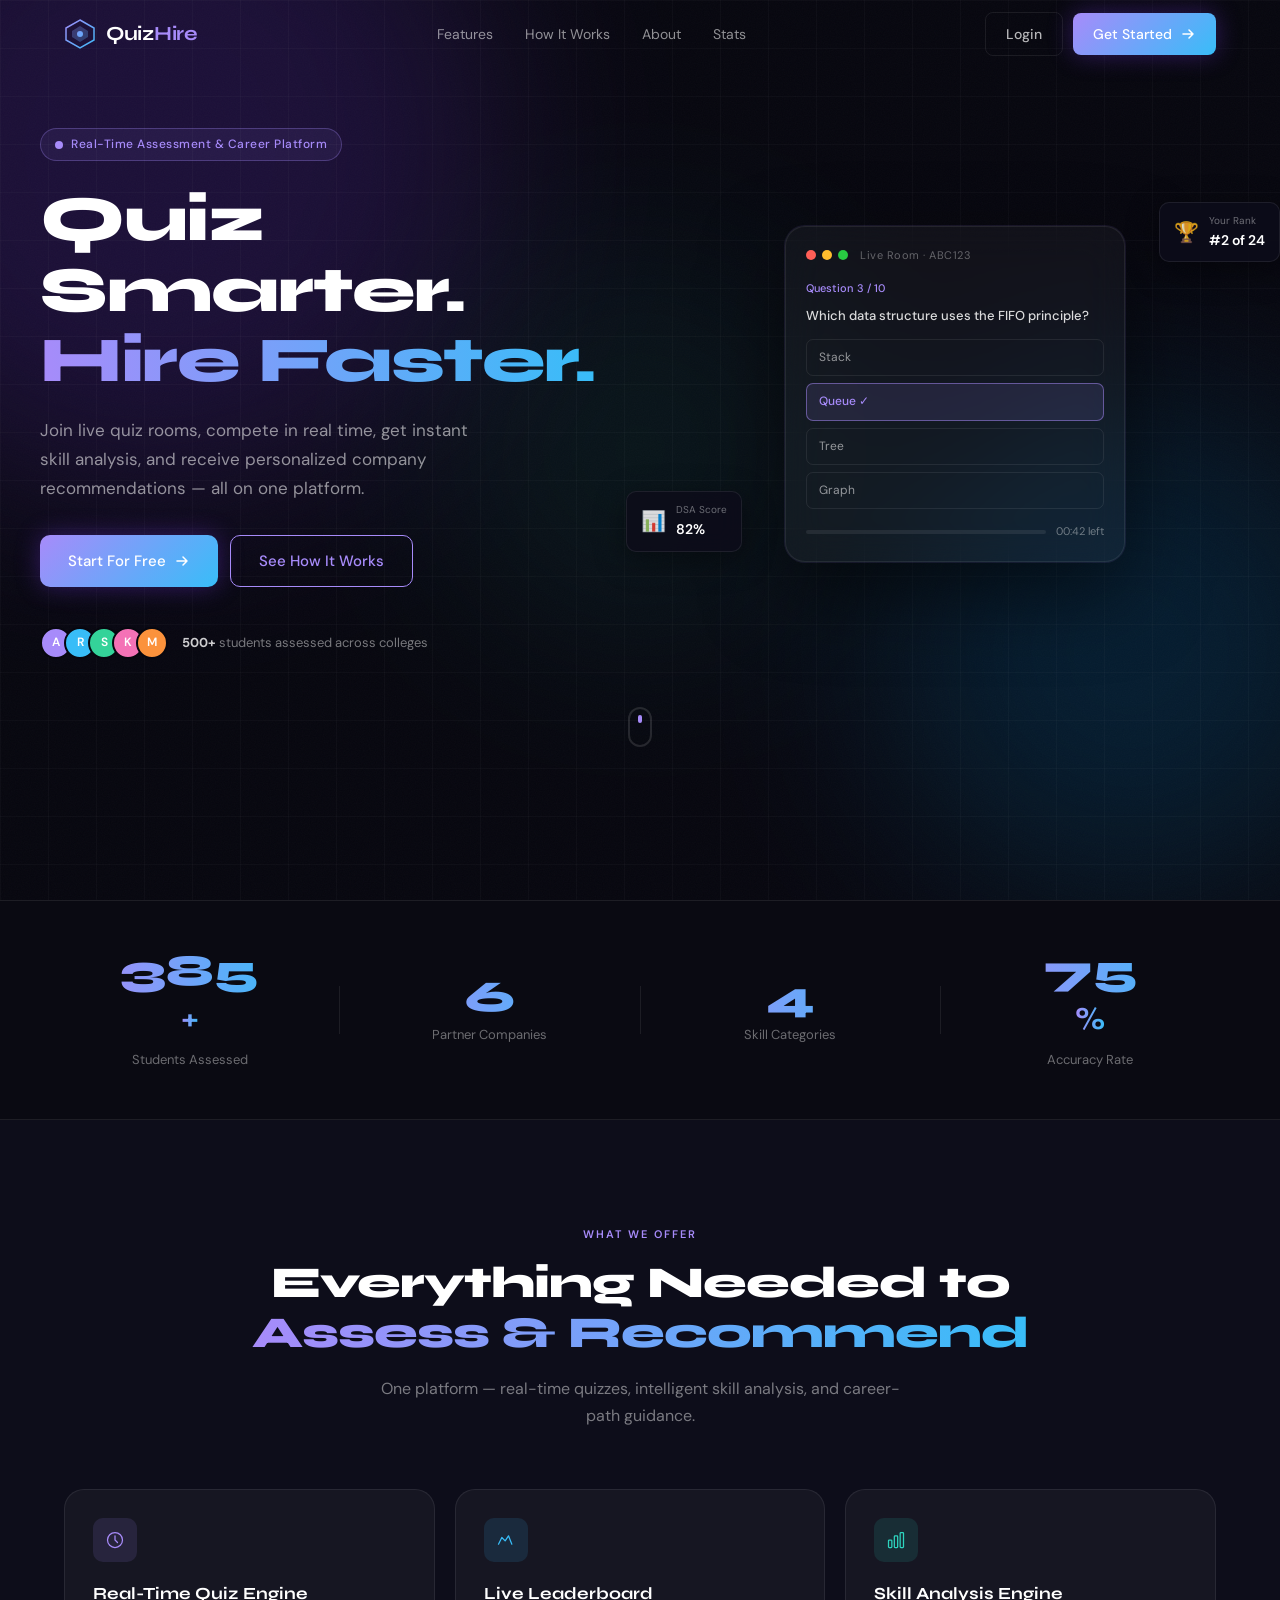
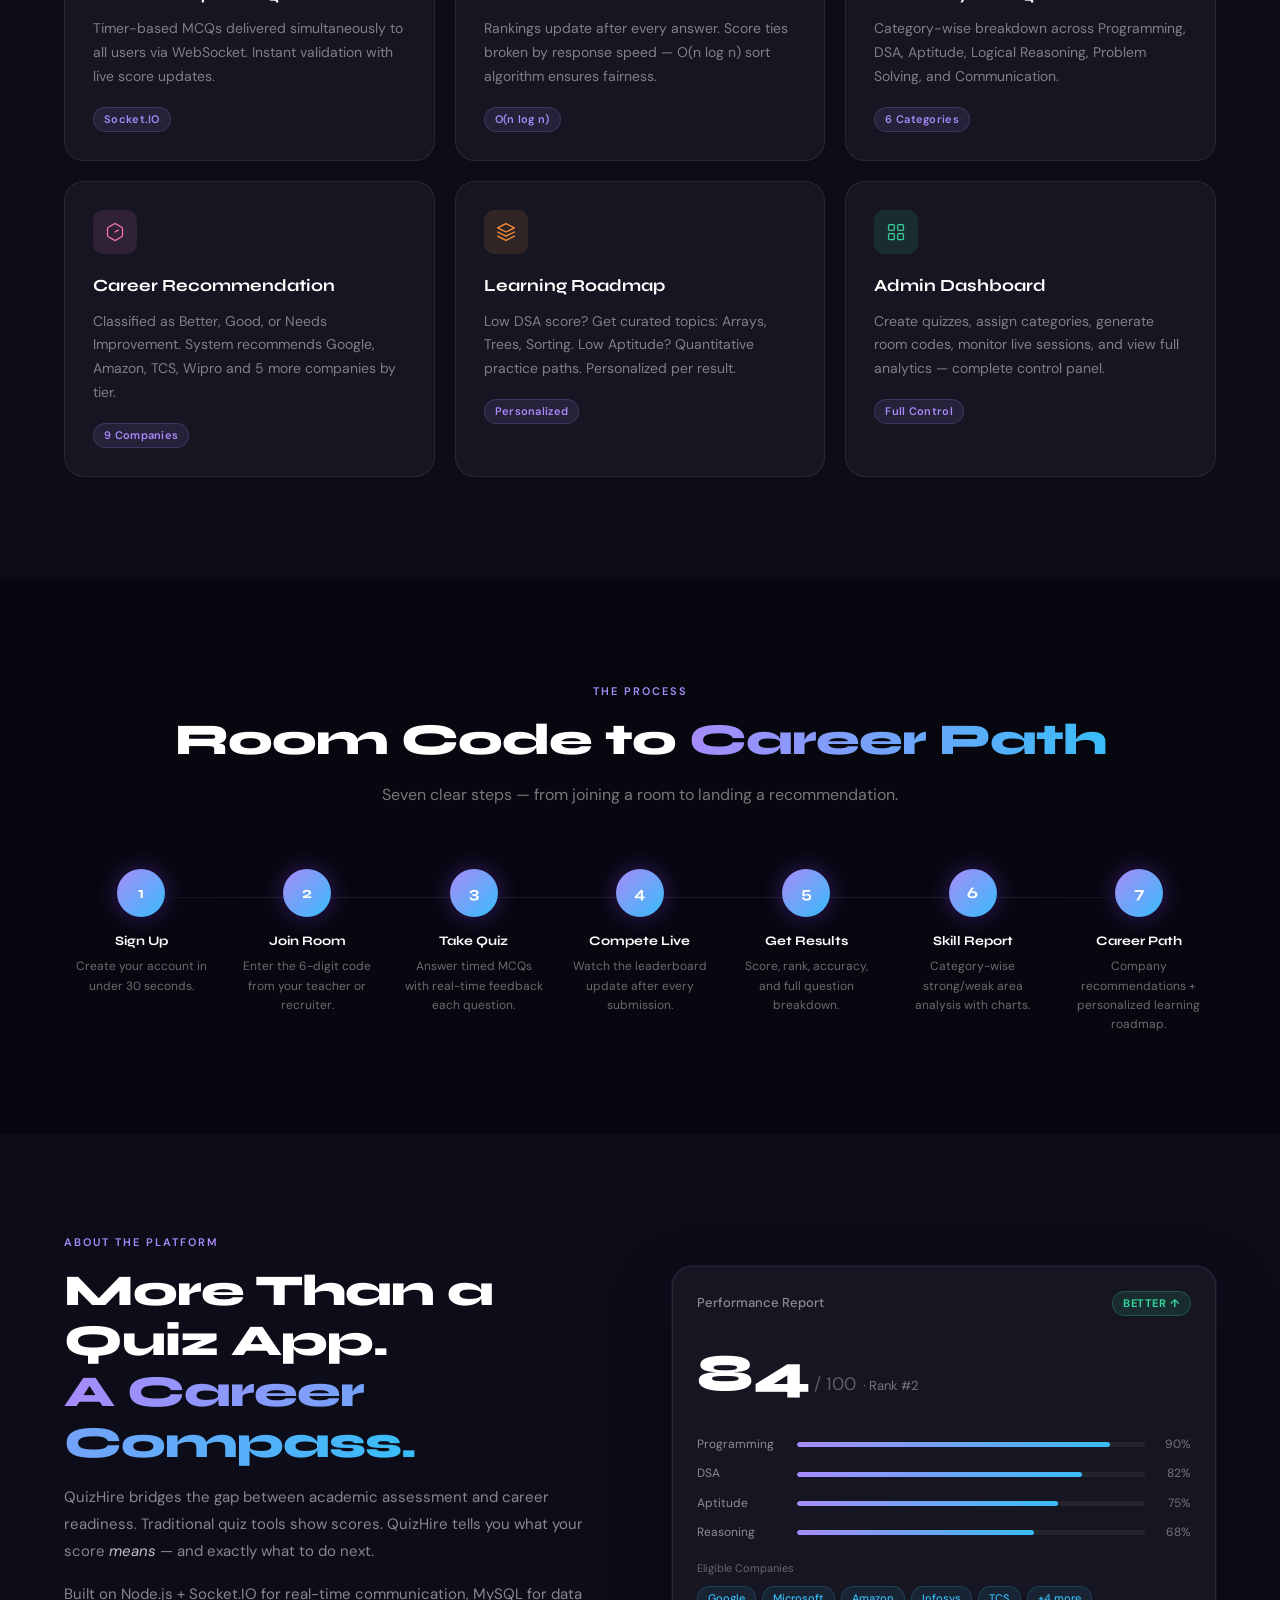
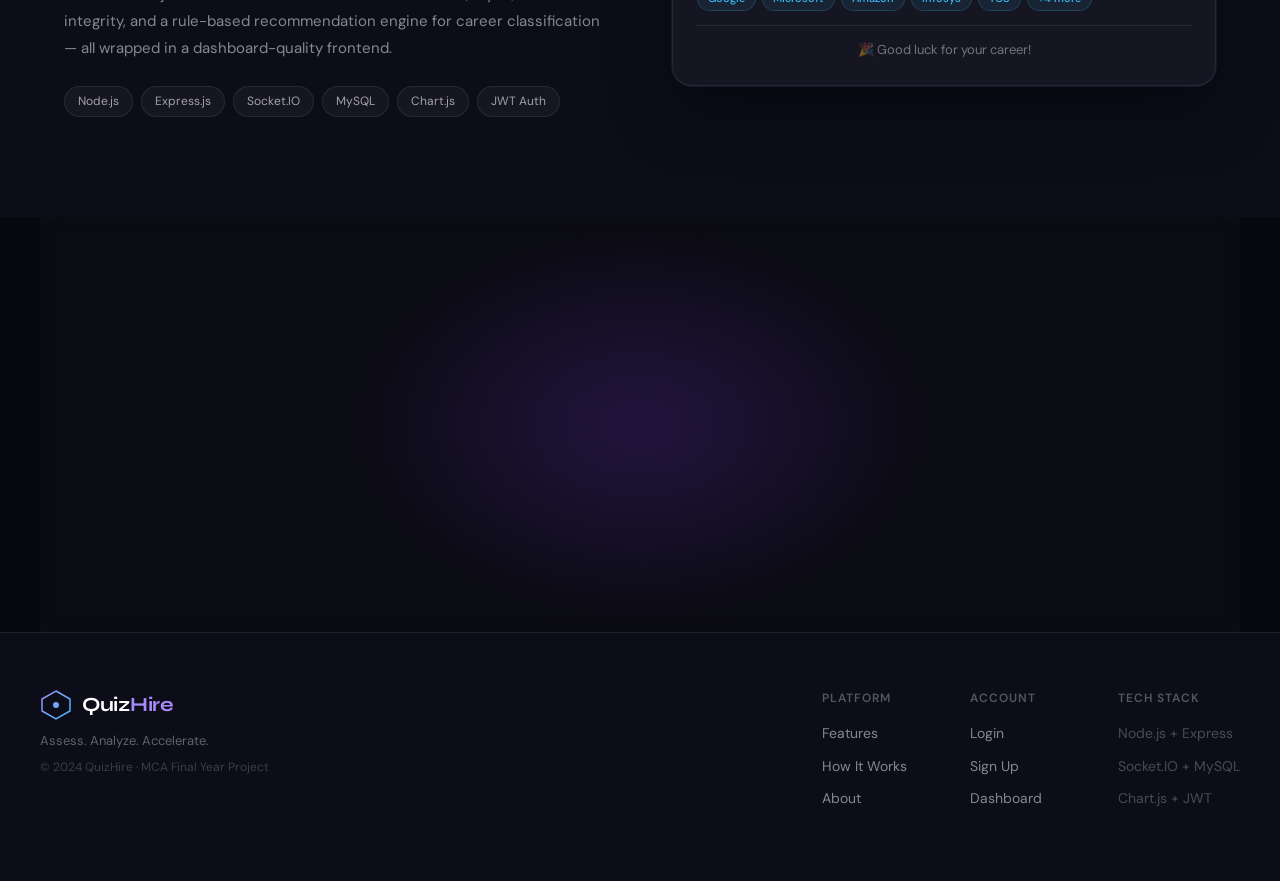
<file: index.html>
<!DOCTYPE html>
<html lang="en">
<head>
  <meta charset="UTF-8" />
  <meta name="viewport" content="width=device-width, initial-scale=1.0"/>
  <meta name="description" content="QuizHire – Real-Time Quiz & Skill Recommendation Platform for career-ready assessment."/>
  <title>QuizHire – Real-Time Quiz & Career Platform</title>

  <!-- Fonts: Syne (headings) + DM Sans (body) -->
  <link rel="preconnect" href="https://fonts.googleapis.com"/>
  <link rel="preconnect" href="https://fonts.gstatic.com" crossorigin/>
  <link href="https://fonts.googleapis.com/css2?family=Syne:wght@600;700;800&family=DM+Sans:ital,wght@0,300;0,400;0,500;1,400&display=swap" rel="stylesheet"/>

  <link rel="stylesheet" href="css/style.css"/>
</head>
<body>

  <!-- =========================================
       ANIMATED BACKGROUND MESH
  ========================================= -->
  <div class="bg-scene" aria-hidden="true">
    <div class="orb orb-1"></div>
    <div class="orb orb-2"></div>
    <div class="orb orb-3"></div>
    <div class="grid-lines"></div>
    <div class="noise-overlay"></div>
  </div>

  <!-- =========================================
       NAVBAR
  ========================================= -->
  <header class="navbar" id="navbar">
    <div class="nav-container">

      <!-- Logo -->
      <a href="index.html" class="logo" aria-label="QuizHire Home">
        <div class="logo-icon" aria-hidden="true">
          <svg viewBox="0 0 32 32" fill="none">
            <polygon points="16,2 30,10 30,22 16,30 2,22 2,10" stroke="url(#lg)" stroke-width="1.5" fill="none"/>
            <polygon points="16,8 24,13 24,19 16,24 8,19 8,13" fill="url(#lg)" opacity="0.3"/>
            <circle cx="16" cy="16" r="3" fill="url(#lg)"/>
            <defs>
              <linearGradient id="lg" x1="0" y1="0" x2="32" y2="32" gradientUnits="userSpaceOnUse">
                <stop offset="0%" stop-color="#a78bfa"/>
                <stop offset="100%" stop-color="#38bdf8"/>
              </linearGradient>
            </defs>
          </svg>
        </div>
        <span class="logo-text">Quiz<span class="logo-accent">Hire</span></span>
      </a>

      <!-- Desktop Nav Links -->
      <nav class="nav-links" aria-label="Main navigation">
        <a href="#features" class="nav-link">Features</a>
        <a href="#how-it-works" class="nav-link">How It Works</a>
        <a href="#about" class="nav-link">About</a>
        <a href="#stats" class="nav-link">Stats</a>
      </nav>

      <!-- Auth Buttons -->
      <div class="nav-actions">
        <a href="login.html" class="btn btn-ghost">Login</a>
        <a href="signup.html" class="btn btn-primary">
          Get Started
          <svg viewBox="0 0 16 16" fill="none" class="btn-arrow" aria-hidden="true">
            <path d="M3 8h10M9 4l4 4-4 4" stroke="currentColor" stroke-width="1.5" stroke-linecap="round" stroke-linejoin="round"/>
          </svg>
        </a>
      </div>

      <!-- Hamburger (mobile) -->
      <button class="hamburger" id="hamburger" aria-label="Open menu" aria-expanded="false">
        <span></span><span></span><span></span>
      </button>
    </div>

    <!-- Mobile Drawer -->
    <div class="mobile-drawer" id="mobile-drawer" aria-hidden="true" role="dialog" aria-label="Mobile navigation">
      <nav class="drawer-links">
        <a href="#features"    class="drawer-link">Features</a>
        <a href="#how-it-works" class="drawer-link">How It Works</a>
        <a href="#about"       class="drawer-link">About</a>
        <a href="#stats"       class="drawer-link">Stats</a>
      </nav>
      <div class="drawer-actions">
        <a href="login.html"  class="btn btn-ghost  w-full">Login</a>
        <a href="signup.html" class="btn btn-primary w-full">Get Started</a>
      </div>
    </div>
  </header>

  <main>

    <!-- =========================================
         HERO SECTION
    ========================================= -->
    <section class="hero" id="home" aria-label="Hero">
      <div class="hero-container">

        <!-- Left: Copy -->
        <div class="hero-copy">
          <div class="hero-badge reveal" data-d="0">
            <span class="badge-pulse" aria-hidden="true"></span>
            Real-Time Assessment &amp; Career Platform
          </div>

          <h1 class="hero-h1 reveal" data-d="1">
            Quiz Smarter.<br/>
            <span class="grad-text">Hire Faster.</span>
          </h1>

          <p class="hero-p reveal" data-d="2">
            Join live quiz rooms, compete in real time, get instant skill analysis,
            and receive personalized company recommendations — all on one platform.
          </p>

          <div class="hero-btns reveal" data-d="3">
            <a href="signup.html" class="btn btn-primary btn-lg">
              Start For Free
              <svg viewBox="0 0 16 16" fill="none" class="btn-arrow" aria-hidden="true">
                <path d="M3 8h10M9 4l4 4-4 4" stroke="currentColor" stroke-width="1.5" stroke-linecap="round" stroke-linejoin="round"/>
              </svg>
            </a>
            <a href="#how-it-works" class="btn btn-outline btn-lg">See How It Works</a>
          </div>

          <!-- Social proof -->
          <div class="hero-proof reveal" data-d="4">
            <div class="proof-avatars" aria-hidden="true">
              <span class="av" style="--c:#a78bfa">A</span>
              <span class="av" style="--c:#38bdf8">R</span>
              <span class="av" style="--c:#34d399">S</span>
              <span class="av" style="--c:#f472b6">K</span>
              <span class="av" style="--c:#fb923c">M</span>
            </div>
            <p class="proof-text"><strong>500+</strong> students assessed across colleges</p>
          </div>
        </div>

        <!-- Right: Floating UI Mock -->
        <div class="hero-visual reveal" data-d="2" aria-hidden="true">

          <!-- Quiz card -->
          <div class="mock-card mock-quiz">
            <div class="mock-titlebar">
              <span class="tb-dot red"></span>
              <span class="tb-dot yellow"></span>
              <span class="tb-dot green"></span>
              <span class="tb-title">Live Room · ABC123</span>
            </div>
            <p class="mock-qlabel">Question 3 / 10</p>
            <p class="mock-qtext">Which data structure uses the FIFO principle?</p>
            <div class="mock-options">
              <div class="mock-opt">Stack</div>
              <div class="mock-opt selected">Queue ✓</div>
              <div class="mock-opt">Tree</div>
              <div class="mock-opt">Graph</div>
            </div>
            <div class="mock-timer">
              <div class="timer-track"><div class="timer-bar"></div></div>
              <span class="timer-label">00:42 left</span>
            </div>
          </div>

          <!-- Floating chip: rank -->
          <div class="float-chip chip-rank">
            <span class="chip-ico">🏆</span>
            <div>
              <p class="chip-top">Your Rank</p>
              <p class="chip-val">#2 of 24</p>
            </div>
          </div>

          <!-- Floating chip: skill -->
          <div class="float-chip chip-skill">
            <span class="chip-ico">📊</span>
            <div>
              <p class="chip-top">DSA Score</p>
              <p class="chip-val">82%</p>
            </div>
          </div>

        </div>
      </div>

      <!-- Scroll hint -->
      <div class="scroll-hint" aria-hidden="true">
        <div class="scroll-pill"></div>
      </div>
    </section>

    <!-- =========================================
         STATS BAR
    ========================================= -->
    <section class="stats-bar" id="stats" aria-label="Platform statistics">
      <div class="stats-container">
        <div class="stat reveal" data-d="0">
          <span class="stat-num" data-target="500">0</span><span class="stat-suf">+</span>
          <span class="stat-lbl">Students Assessed</span>
        </div>
        <div class="stat-sep" aria-hidden="true"></div>
        <div class="stat reveal" data-d="1">
          <span class="stat-num" data-target="9">0</span>
          <span class="stat-lbl">Partner Companies</span>
        </div>
        <div class="stat-sep" aria-hidden="true"></div>
        <div class="stat reveal" data-d="2">
          <span class="stat-num" data-target="6">0</span>
          <span class="stat-lbl">Skill Categories</span>
        </div>
        <div class="stat-sep" aria-hidden="true"></div>
        <div class="stat reveal" data-d="3">
          <span class="stat-num" data-target="98">0</span><span class="stat-suf">%</span>
          <span class="stat-lbl">Accuracy Rate</span>
        </div>
      </div>
    </section>

    <!-- =========================================
         FEATURES SECTION
    ========================================= -->
    <section class="features" id="features" aria-label="Features">
      <div class="section-container">

        <header class="section-head reveal" data-d="0">
          <span class="eyebrow">What We Offer</span>
          <h2 class="section-h2">Everything Needed to<br/><span class="grad-text">Assess &amp; Recommend</span></h2>
          <p class="section-sub">One platform — real-time quizzes, intelligent skill analysis, and career-path guidance.</p>
        </header>

        <div class="features-grid">

          <article class="feat-card reveal" data-d="0" aria-label="Real-Time Quiz Engine">
            <div class="feat-icon-wrap clr-purple">
              <svg viewBox="0 0 24 24" fill="none" class="feat-icon">
                <circle cx="12" cy="12" r="9" stroke="currentColor" stroke-width="1.5"/>
                <path d="M12 7v5l3 3" stroke="currentColor" stroke-width="1.5" stroke-linecap="round"/>
              </svg>
            </div>
            <h3 class="feat-title">Real-Time Quiz Engine</h3>
            <p class="feat-desc">Timer-based MCQs delivered simultaneously to all users via WebSocket. Instant validation with live score updates.</p>
            <span class="feat-badge">Socket.IO</span>
          </article>

          <article class="feat-card reveal" data-d="1" aria-label="Live Leaderboard">
            <div class="feat-icon-wrap clr-blue">
              <svg viewBox="0 0 24 24" fill="none" class="feat-icon">
                <path d="M3 17l4-8 4 4 4-6 4 10" stroke="currentColor" stroke-width="1.5" stroke-linecap="round" stroke-linejoin="round"/>
              </svg>
            </div>
            <h3 class="feat-title">Live Leaderboard</h3>
            <p class="feat-desc">Rankings update after every answer. Score ties broken by response speed — O(n log n) sort algorithm ensures fairness.</p>
            <span class="feat-badge">O(n log n)</span>
          </article>

          <article class="feat-card reveal" data-d="2" aria-label="Skill Analysis Engine">
            <div class="feat-icon-wrap clr-teal">
              <svg viewBox="0 0 24 24" fill="none" class="feat-icon">
                <rect x="3" y="12" width="4" height="9" rx="1" stroke="currentColor" stroke-width="1.5"/>
                <rect x="10" y="7"  width="4" height="14" rx="1" stroke="currentColor" stroke-width="1.5"/>
                <rect x="17" y="3"  width="4" height="18" rx="1" stroke="currentColor" stroke-width="1.5"/>
              </svg>
            </div>
            <h3 class="feat-title">Skill Analysis Engine</h3>
            <p class="feat-desc">Category-wise breakdown across Programming, DSA, Aptitude, Logical Reasoning, Problem Solving, and Communication.</p>
            <span class="feat-badge">6 Categories</span>
          </article>

          <article class="feat-card reveal" data-d="3" aria-label="Career Recommendation">
            <div class="feat-icon-wrap clr-pink">
              <svg viewBox="0 0 24 24" fill="none" class="feat-icon">
                <path d="M21 16V8a2 2 0 00-1-1.73l-7-4a2 2 0 00-2 0l-7 4A2 2 0 003 8v8a2 2 0 001 1.73l7 4a2 2 0 002 0l7-4A2 2 0 0021 16z" stroke="currentColor" stroke-width="1.5"/>
                <path d="M12 12l4-2.3" stroke="currentColor" stroke-width="1.5" stroke-linecap="round"/>
              </svg>
            </div>
            <h3 class="feat-title">Career Recommendation</h3>
            <p class="feat-desc">Classified as Better, Good, or Needs Improvement. System recommends Google, Amazon, TCS, Wipro and 5 more companies by tier.</p>
            <span class="feat-badge">9 Companies</span>
          </article>

          <article class="feat-card reveal" data-d="4" aria-label="Learning Roadmap">
            <div class="feat-icon-wrap clr-orange">
              <svg viewBox="0 0 24 24" fill="none" class="feat-icon">
                <path d="M12 2L2 7l10 5 10-5-10-5zM2 17l10 5 10-5M2 12l10 5 10-5" stroke="currentColor" stroke-width="1.5" stroke-linecap="round" stroke-linejoin="round"/>
              </svg>
            </div>
            <h3 class="feat-title">Learning Roadmap</h3>
            <p class="feat-desc">Low DSA score? Get curated topics: Arrays, Trees, Sorting. Low Aptitude? Quantitative practice paths. Personalized per result.</p>
            <span class="feat-badge">Personalized</span>
          </article>

          <article class="feat-card reveal" data-d="5" aria-label="Admin Dashboard">
            <div class="feat-icon-wrap clr-green">
              <svg viewBox="0 0 24 24" fill="none" class="feat-icon">
                <rect x="3" y="3" width="7" height="7" rx="1.5" stroke="currentColor" stroke-width="1.5"/>
                <rect x="14" y="3" width="7" height="7" rx="1.5" stroke="currentColor" stroke-width="1.5"/>
                <rect x="3" y="14" width="7" height="7" rx="1.5" stroke="currentColor" stroke-width="1.5"/>
                <rect x="14" y="14" width="7" height="7" rx="1.5" stroke="currentColor" stroke-width="1.5"/>
              </svg>
            </div>
            <h3 class="feat-title">Admin Dashboard</h3>
            <p class="feat-desc">Create quizzes, assign categories, generate room codes, monitor live sessions, and view full analytics — complete control panel.</p>
            <span class="feat-badge">Full Control</span>
          </article>

        </div>
      </div>
    </section>

    <!-- =========================================
         HOW IT WORKS
    ========================================= -->
    <section class="how-it-works" id="how-it-works" aria-label="How it works">
      <div class="section-container">

        <header class="section-head reveal" data-d="0">
          <span class="eyebrow">The Process</span>
          <h2 class="section-h2">Room Code to <span class="grad-text">Career Path</span></h2>
          <p class="section-sub">Seven clear steps — from joining a room to landing a recommendation.</p>
        </header>

        <div class="steps-wrap">
          <div class="steps-connector" aria-hidden="true"></div>
          <div class="steps-row">

            <div class="step reveal" data-d="0">
              <div class="step-circle">1</div>
              <h4 class="step-h">Sign Up</h4>
              <p class="step-p">Create your account in under 30 seconds.</p>
            </div>

            <div class="step reveal" data-d="1">
              <div class="step-circle">2</div>
              <h4 class="step-h">Join Room</h4>
              <p class="step-p">Enter the 6-digit code from your teacher or recruiter.</p>
            </div>

            <div class="step reveal" data-d="2">
              <div class="step-circle">3</div>
              <h4 class="step-h">Take Quiz</h4>
              <p class="step-p">Answer timed MCQs with real-time feedback each question.</p>
            </div>

            <div class="step reveal" data-d="3">
              <div class="step-circle">4</div>
              <h4 class="step-h">Compete Live</h4>
              <p class="step-p">Watch the leaderboard update after every submission.</p>
            </div>

            <div class="step reveal" data-d="4">
              <div class="step-circle">5</div>
              <h4 class="step-h">Get Results</h4>
              <p class="step-p">Score, rank, accuracy, and full question breakdown.</p>
            </div>

            <div class="step reveal" data-d="5">
              <div class="step-circle">6</div>
              <h4 class="step-h">Skill Report</h4>
              <p class="step-p">Category-wise strong/weak area analysis with charts.</p>
            </div>

            <div class="step reveal" data-d="6">
              <div class="step-circle">7</div>
              <h4 class="step-h">Career Path</h4>
              <p class="step-p">Company recommendations + personalized learning roadmap.</p>
            </div>

          </div>
        </div>

      </div>
    </section>

    <!-- =========================================
         ABOUT SECTION
    ========================================= -->
    <section class="about" id="about" aria-label="About QuizHire">
      <div class="section-container about-grid">

        <!-- Left: Text -->
        <div class="about-copy reveal" data-d="0">
          <span class="eyebrow">About the Platform</span>
          <h2 class="section-h2">More Than a Quiz App.<br/><span class="grad-text">A Career Compass.</span></h2>
          <p class="about-p">
            QuizHire bridges the gap between academic assessment and career readiness.
            Traditional quiz tools show scores. QuizHire tells you what your score <em>means</em>
            — and exactly what to do next.
          </p>
          <p class="about-p">
            Built on Node.js + Socket.IO for real-time communication, MySQL for data integrity,
            and a rule-based recommendation engine for career classification — all wrapped in
            a dashboard-quality frontend.
          </p>
          <div class="tech-pills">
            <span class="pill">Node.js</span>
            <span class="pill">Express.js</span>
            <span class="pill">Socket.IO</span>
            <span class="pill">MySQL</span>
            <span class="pill">Chart.js</span>
            <span class="pill">JWT Auth</span>
          </div>
        </div>

        <!-- Right: Result card mock -->
        <div class="about-visual reveal" data-d="1" aria-hidden="true">
          <div class="result-card">
            <div class="rc-head">
              <span class="rc-title">Performance Report</span>
              <span class="rc-level better">BETTER ↑</span>
            </div>
            <div class="rc-score-row">
              <span class="rc-big">84</span>
              <span class="rc-slash">/ 100</span>
              <span class="rc-rank">&nbsp;· Rank #2</span>
            </div>
            <div class="rc-bars">
              <div class="rc-row">
                <span class="rc-cat">Programming</span>
                <div class="rc-track"><div class="rc-fill" style="width:90%"></div></div>
                <span class="rc-pct">90%</span>
              </div>
              <div class="rc-row">
                <span class="rc-cat">DSA</span>
                <div class="rc-track"><div class="rc-fill" style="width:82%"></div></div>
                <span class="rc-pct">82%</span>
              </div>
              <div class="rc-row">
                <span class="rc-cat">Aptitude</span>
                <div class="rc-track"><div class="rc-fill" style="width:75%"></div></div>
                <span class="rc-pct">75%</span>
              </div>
              <div class="rc-row">
                <span class="rc-cat">Reasoning</span>
                <div class="rc-track"><div class="rc-fill" style="width:68%"></div></div>
                <span class="rc-pct">68%</span>
              </div>
            </div>
            <div class="rc-companies">
              <p class="rc-co-label">Eligible Companies</p>
              <div class="rc-co-chips">
                <span class="co-chip">Google</span>
                <span class="co-chip">Microsoft</span>
                <span class="co-chip">Amazon</span>
                <span class="co-chip">Infosys</span>
                <span class="co-chip">TCS</span>
                <span class="co-chip">+4 more</span>
              </div>
            </div>
            <p class="rc-msg">🎉 Good luck for your career!</p>
          </div>
        </div>

      </div>
    </section>

    <!-- =========================================
         CTA BANNER
    ========================================= -->
    <section class="cta-section reveal" data-d="0" aria-label="Call to action">
      <div class="cta-glow" aria-hidden="true"></div>
      <div class="section-container cta-inner">
        <h2 class="cta-h2">Ready to Discover<br/><span class="grad-text">Your Career Path?</span></h2>
        <p class="cta-sub">Join thousands of students already using QuizHire to assess skills and target the right companies.</p>
        <div class="cta-btns">
          <a href="signup.html" class="btn btn-primary btn-lg">Create Free Account</a>
          <a href="login.html"  class="btn btn-ghost   btn-lg">Already have an account →</a>
        </div>
      </div>
    </section>

  </main>

  <!-- =========================================
       FOOTER
  ========================================= -->
  <footer class="footer" aria-label="Site footer">
    <div class="footer-container">

      <div class="footer-brand">
        <a href="index.html" class="logo" aria-label="QuizHire Home">
          <div class="logo-icon" aria-hidden="true">
            <svg viewBox="0 0 32 32" fill="none">
              <polygon points="16,2 30,10 30,22 16,30 2,22 2,10" stroke="url(#lg2)" stroke-width="1.5" fill="none"/>
              <circle cx="16" cy="16" r="3" fill="url(#lg2)"/>
              <defs>
                <linearGradient id="lg2" x1="0" y1="0" x2="32" y2="32" gradientUnits="userSpaceOnUse">
                  <stop offset="0%" stop-color="#a78bfa"/>
                  <stop offset="100%" stop-color="#38bdf8"/>
                </linearGradient>
              </defs>
            </svg>
          </div>
          <span class="logo-text">Quiz<span class="logo-accent">Hire</span></span>
        </a>
        <p class="footer-tagline">Assess. Analyze. Accelerate.</p>
        <p class="footer-copy">© 2024 QuizHire · MCA Final Year Project</p>
      </div>

      <div class="footer-links-grid">
        <div class="footer-col">
          <h4 class="footer-col-h">Platform</h4>
          <a href="#features"     class="footer-lnk">Features</a>
          <a href="#how-it-works" class="footer-lnk">How It Works</a>
          <a href="#about"        class="footer-lnk">About</a>
        </div>
        <div class="footer-col">
          <h4 class="footer-col-h">Account</h4>
          <a href="login.html"     class="footer-lnk">Login</a>
          <a href="signup.html"    class="footer-lnk">Sign Up</a>
          <a href="dashboard.html" class="footer-lnk">Dashboard</a>
        </div>
        <div class="footer-col">
          <h4 class="footer-col-h">Tech Stack</h4>
          <span class="footer-lnk muted">Node.js + Express</span>
          <span class="footer-lnk muted">Socket.IO + MySQL</span>
          <span class="footer-lnk muted">Chart.js + JWT</span>
        </div>
      </div>
    </div>
  </footer>

  <script src="js/app.js"></script>
</body>
</html>
</file>
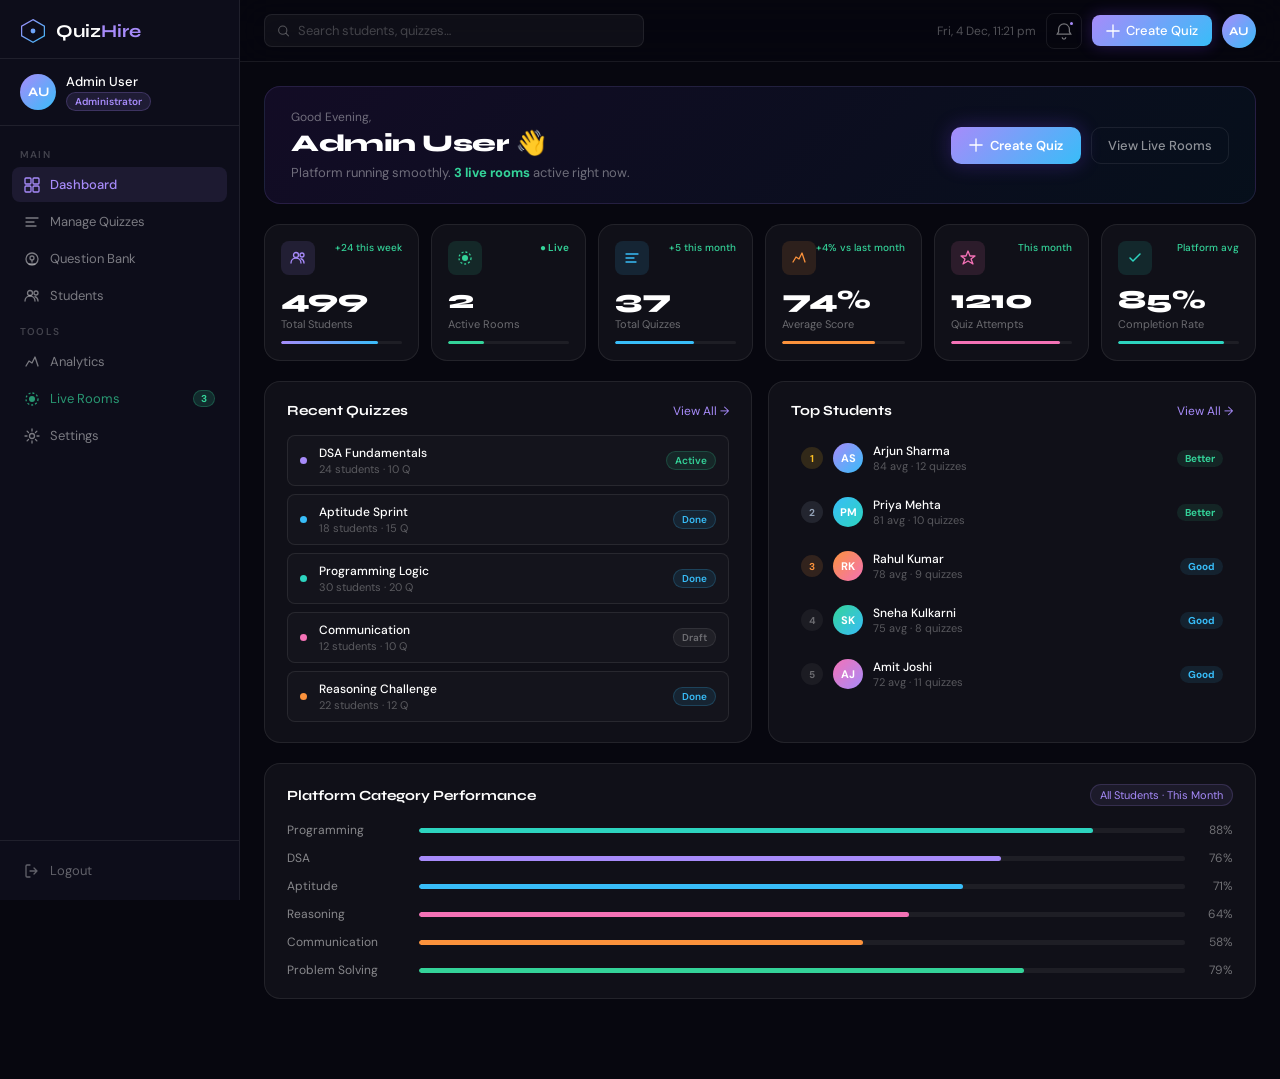
<file: admin-dashboard.html>
<!DOCTYPE html>
<html lang="en">
<head>
  <meta charset="UTF-8"/>
  <meta name="viewport" content="width=device-width, initial-scale=1.0"/>
  <meta name="description" content="QuizHire Admin Dashboard – Manage quizzes, students, and analytics"/>
  <title>Admin Dashboard – QuizHire</title>
  <link rel="preconnect" href="https://fonts.googleapis.com"/>
  <link rel="preconnect" href="https://fonts.gstatic.com" crossorigin/>
  <link href="https://fonts.googleapis.com/css2?family=Syne:wght@600;700;800&family=DM+Sans:wght@300;400;500&display=swap" rel="stylesheet"/>
  <link rel="stylesheet" href="css/admin-dashboard.css"/>
</head>
<body>

  <!-- ═══════════════════════════════════════════════
       SIDEBAR
  ═══════════════════════════════════════════════ -->
  <aside class="sidebar" id="sidebar">
    <div class="sidebar-top">
      <a href="index.html" class="sidebar-logo" aria-label="QuizHire Home">
        <svg viewBox="0 0 32 32" fill="none" width="26" height="26" aria-hidden="true">
          <polygon points="16,2 30,10 30,22 16,30 2,22 2,10" stroke="url(#alg)" stroke-width="1.5" fill="none"/>
          <circle cx="16" cy="16" r="3" fill="url(#alg)"/>
          <defs><linearGradient id="alg" x1="0" y1="0" x2="32" y2="32" gradientUnits="userSpaceOnUse">
            <stop offset="0%" stop-color="#a78bfa"/><stop offset="100%" stop-color="#38bdf8"/>
          </linearGradient></defs>
        </svg>
        <span class="sidebar-logo-text">Quiz<span>Hire</span></span>
      </a>
      <button class="sidebar-close" id="sidebarClose" aria-label="Close sidebar">
        <svg viewBox="0 0 16 16" fill="none" width="16" height="16"><path d="M3 3l10 10M13 3L3 13" stroke="currentColor" stroke-width="1.5" stroke-linecap="round"/></svg>
      </button>
    </div>

    <!-- Admin Profile -->
    <div class="sidebar-profile">
      <div class="sp-avatar" id="sidebarAvatar">AD</div>
      <div class="sp-info">
        <p class="sp-name" id="sidebarName">Admin User</p>
        <span class="sp-badge">Administrator</span>
      </div>
    </div>

    <!-- Navigation -->
    <nav class="sidebar-nav" aria-label="Admin navigation">
      <p class="nav-group-label">Main</p>
      <a href="#" class="snav-link active" data-section="overview" aria-current="page">
        <svg viewBox="0 0 16 16" fill="none" width="16" height="16"><rect x="1" y="1" width="6" height="6" rx="1" stroke="currentColor" stroke-width="1.3"/><rect x="9" y="1" width="6" height="6" rx="1" stroke="currentColor" stroke-width="1.3"/><rect x="1" y="9" width="6" height="6" rx="1" stroke="currentColor" stroke-width="1.3"/><rect x="9" y="9" width="6" height="6" rx="1" stroke="currentColor" stroke-width="1.3"/></svg>
        Dashboard
      </a>
      <a href="#" class="snav-link" data-section="quizzes">
        <svg viewBox="0 0 16 16" fill="none" width="16" height="16"><path d="M2 4h12M2 8h8M2 12h10" stroke="currentColor" stroke-width="1.3" stroke-linecap="round"/></svg>
        Manage Quizzes
      </a>
      <a href="#" class="snav-link" data-section="questions">
        <svg viewBox="0 0 16 16" fill="none" width="16" height="16"><circle cx="8" cy="7" r="2" stroke="currentColor" stroke-width="1.3"/><path d="M8 10v1M5 13h6" stroke="currentColor" stroke-width="1.3" stroke-linecap="round"/><circle cx="8" cy="8" r="6" stroke="currentColor" stroke-width="1.3"/></svg>
        Question Bank
      </a>
      <a href="#" class="snav-link" data-section="students">
        <svg viewBox="0 0 16 16" fill="none" width="16" height="16"><circle cx="6" cy="5" r="2.5" stroke="currentColor" stroke-width="1.3"/><path d="M1 13c0-2.8 2.2-5 5-5s5 2.2 5 5" stroke="currentColor" stroke-width="1.3" stroke-linecap="round"/><circle cx="12" cy="5" r="2" stroke="currentColor" stroke-width="1.3"/><path d="M14 13c0-2-1.3-3.7-3-4.4" stroke="currentColor" stroke-width="1.3" stroke-linecap="round"/></svg>
        Students
      </a>

      <p class="nav-group-label">Tools</p>
      <a href="#" class="snav-link" data-section="analytics">
        <svg viewBox="0 0 16 16" fill="none" width="16" height="16"><path d="M2 12l3-5 3 2 3-6 3 9" stroke="currentColor" stroke-width="1.3" stroke-linecap="round" stroke-linejoin="round"/></svg>
        Analytics
      </a>
      <a href="#" class="snav-link snav-live" data-section="liverooms">
        <svg viewBox="0 0 16 16" fill="none" width="16" height="16"><circle cx="8" cy="8" r="3" fill="currentColor"/><circle cx="8" cy="8" r="6" stroke="currentColor" stroke-width="1.3" stroke-dasharray="2 2"/></svg>
        Live Rooms
        <span class="live-chip" aria-label="3 active">3</span>
      </a>
      <a href="#" class="snav-link" data-section="settings">
        <svg viewBox="0 0 16 16" fill="none" width="16" height="16"><circle cx="8" cy="8" r="2.5" stroke="currentColor" stroke-width="1.3"/><path d="M8 1v2M8 13v2M1 8h2M13 8h2M3.1 3.1l1.4 1.4M11.5 11.5l1.4 1.4M3.1 12.9l1.4-1.4M11.5 4.5l1.4-1.4" stroke="currentColor" stroke-width="1.3" stroke-linecap="round"/></svg>
        Settings
      </a>
    </nav>

    <div class="sidebar-bottom">
      <button class="snav-link snav-logout w-full" id="logoutBtn" aria-label="Logout">
        <svg viewBox="0 0 16 16" fill="none" width="16" height="16"><path d="M6 2H3a1 1 0 00-1 1v10a1 1 0 001 1h3M10 11l3-3-3-3M13 8H6" stroke="currentColor" stroke-width="1.3" stroke-linecap="round" stroke-linejoin="round"/></svg>
        Logout
      </button>
    </div>
  </aside>

  <!-- Sidebar overlay -->
  <div class="sidebar-overlay" id="sidebarOverlay" aria-hidden="true"></div>

  <!-- ═══════════════════════════════════════════════
       MAIN CONTENT
  ═══════════════════════════════════════════════ -->
  <div class="main-wrap">

    <!-- TOPBAR -->
    <header class="topbar">
      <div class="topbar-left">
        <button class="hamburger" id="hamburger" aria-label="Toggle sidebar" aria-expanded="false">
          <span></span><span></span><span></span>
        </button>
        <div class="topbar-search">
          <svg viewBox="0 0 16 16" fill="none" width="14" height="14" aria-hidden="true"><circle cx="7" cy="7" r="5" stroke="currentColor" stroke-width="1.3"/><path d="M11 11l3 3" stroke="currentColor" stroke-width="1.3" stroke-linecap="round"/></svg>
          <input type="search" class="search-input" id="globalSearch" placeholder="Search students, quizzes…" aria-label="Global search"/>
        </div>
      </div>
      <div class="topbar-right">
        <div class="topbar-datetime" id="datetimeDisplay" aria-live="polite"></div>
        <!-- Notification bell -->
        <button class="topbar-icon-btn" id="notifBtn" aria-label="Notifications" aria-expanded="false">
          <svg viewBox="0 0 20 20" fill="none" width="18" height="18" aria-hidden="true"><path d="M10 2a6 6 0 00-6 6v3l-1.5 2.5h15L16 11V8a6 6 0 00-6-6z" stroke="currentColor" stroke-width="1.4"/><path d="M8 17a2 2 0 004 0" stroke="currentColor" stroke-width="1.4"/></svg>
          <span class="notif-dot" aria-hidden="true"></span>
        </button>
        <!-- Create Quiz quick action -->
        <button class="btn-create" id="topbarCreateQuiz">
          <svg viewBox="0 0 16 16" fill="none" width="14" height="14" aria-hidden="true"><path d="M8 1v14M1 8h14" stroke="currentColor" stroke-width="1.5" stroke-linecap="round"/></svg>
          Create Quiz
        </button>
        <!-- Admin avatar -->
        <div class="topbar-avatar" id="topbarAvatar" role="img" aria-label="Admin profile">AD</div>
      </div>
    </header>

    <!-- Notification panel -->
    <div class="notif-panel" id="notifPanel" role="dialog" aria-label="Notifications" hidden>
      <div class="notif-head">
        <span>Notifications</span><span class="notif-badge">4</span>
      </div>
      <ul class="notif-list">
        <li class="notif-item unread"><span class="ni-dot" aria-hidden="true"></span><div><p class="ni-title">New student registered: Priya M.</p><p class="ni-time">10 min ago</p></div></li>
        <li class="notif-item unread"><span class="ni-dot" aria-hidden="true"></span><div><p class="ni-title">Room DSA42 reached 20 students</p><p class="ni-time">35 min ago</p></div></li>
        <li class="notif-item unread"><span class="ni-dot" aria-hidden="true"></span><div><p class="ni-title">Quiz "Aptitude Sprint" completed</p><p class="ni-time">2 hrs ago</p></div></li>
        <li class="notif-item unread"><span class="ni-dot" aria-hidden="true"></span><div><p class="ni-title">Low participation: Communication quiz</p><p class="ni-time">5 hrs ago</p></div></li>
        <li class="notif-item"><span class="ni-dot faded" aria-hidden="true"></span><div><p class="ni-title">System: Backup completed successfully</p><p class="ni-time">1 day ago</p></div></li>
      </ul>
    </div>

    <!-- PAGE CONTENT -->
    <div class="page-scroll" id="pageScroll">

      <!-- ════════════════════════════════════════
           SECTION 1: OVERVIEW
      ════════════════════════════════════════ -->
      <section class="dash-section" id="section-overview">

        <div class="section-welcome">
          <div>
            <p class="welcome-greeting" id="greetingText">Good Morning,</p>
            <h1 class="welcome-title" id="adminWelcomeName">Admin 👋</h1>
            <p class="welcome-sub">Platform running smoothly. <strong>3 live rooms</strong> active right now.</p>
          </div>
          <div class="welcome-actions">
            <button class="btn-primary" data-action="create-quiz">
              <svg viewBox="0 0 16 16" fill="none" width="14" height="14"><path d="M8 1v14M1 8h14" stroke="currentColor" stroke-width="1.5" stroke-linecap="round"/></svg>
              Create Quiz
            </button>
            <button class="btn-secondary-sm" data-section="liverooms">View Live Rooms</button>
          </div>
        </div>

        <!-- Stat cards -->
        <div class="stat-cards">
          <div class="stat-card reveal" style="--accent:#a78bfa">
            <div class="sc-top">
              <div class="sc-icon" style="background:rgba(167,139,250,0.12);color:#a78bfa">
                <svg viewBox="0 0 16 16" fill="none" width="16" height="16"><circle cx="6" cy="5" r="2.5" stroke="currentColor" stroke-width="1.3"/><path d="M1 13c0-2.8 2.2-5 5-5s5 2.2 5 5" stroke="currentColor" stroke-width="1.3" stroke-linecap="round"/><circle cx="12" cy="5" r="2" stroke="currentColor" stroke-width="1.3"/><path d="M14 13c0-2-1.3-3.7-3-4.4" stroke="currentColor" stroke-width="1.3" stroke-linecap="round"/></svg>
              </div>
              <span class="sc-trend-up">+24 this week</span>
            </div>
            <p class="sc-val"><span class="counter" data-target="512">0</span></p>
            <p class="sc-lbl">Total Students</p>
            <div class="sc-bar"><div class="sc-bar-fill" style="width:80%"></div></div>
          </div>
          <div class="stat-card reveal" style="--accent:#34d399">
            <div class="sc-top">
              <div class="sc-icon" style="background:rgba(52,211,153,0.12);color:#34d399">
                <svg viewBox="0 0 16 16" fill="none" width="16" height="16"><circle cx="8" cy="8" r="3" fill="currentColor"/><circle cx="8" cy="8" r="6" stroke="currentColor" stroke-width="1.3" stroke-dasharray="2 2"/></svg>
              </div>
              <span class="sc-trend-live">● Live</span>
            </div>
            <p class="sc-val"><span class="counter" data-target="3">0</span></p>
            <p class="sc-lbl">Active Rooms</p>
            <div class="sc-bar"><div class="sc-bar-fill" style="width:30%;background:#34d399"></div></div>
          </div>
          <div class="stat-card reveal" style="--accent:#38bdf8">
            <div class="sc-top">
              <div class="sc-icon" style="background:rgba(56,189,248,0.12);color:#38bdf8">
                <svg viewBox="0 0 16 16" fill="none" width="16" height="16"><path d="M2 4h12M2 8h8M2 12h10" stroke="currentColor" stroke-width="1.3" stroke-linecap="round"/></svg>
              </div>
              <span class="sc-trend-up">+5 this month</span>
            </div>
            <p class="sc-val"><span class="counter" data-target="38">0</span></p>
            <p class="sc-lbl">Total Quizzes</p>
            <div class="sc-bar"><div class="sc-bar-fill" style="width:65%;background:#38bdf8"></div></div>
          </div>
          <div class="stat-card reveal" style="--accent:#fb923c">
            <div class="sc-top">
              <div class="sc-icon" style="background:rgba(251,146,60,0.12);color:#fb923c">
                <svg viewBox="0 0 16 16" fill="none" width="16" height="16"><path d="M2 12l3-5 3 2 3-6 3 9" stroke="currentColor" stroke-width="1.3" stroke-linecap="round" stroke-linejoin="round"/></svg>
              </div>
              <span class="sc-trend-up">+4% vs last month</span>
            </div>
            <p class="sc-val"><span class="counter" data-target="76">0</span>%</p>
            <p class="sc-lbl">Average Score</p>
            <div class="sc-bar"><div class="sc-bar-fill" style="width:76%;background:#fb923c"></div></div>
          </div>
          <div class="stat-card reveal" style="--accent:#f472b6">
            <div class="sc-top">
              <div class="sc-icon" style="background:rgba(244,114,182,0.12);color:#f472b6">
                <svg viewBox="0 0 16 16" fill="none" width="16" height="16"><path d="M8 1l2 5h5l-4 3 2 5-5-3-5 3 2-5L1 6h5z" stroke="currentColor" stroke-width="1.3" stroke-linejoin="round"/></svg>
              </div>
              <span class="sc-trend-up">This month</span>
            </div>
            <p class="sc-val"><span class="counter" data-target="1240">0</span></p>
            <p class="sc-lbl">Quiz Attempts</p>
            <div class="sc-bar"><div class="sc-bar-fill" style="width:90%;background:#f472b6"></div></div>
          </div>
          <div class="stat-card reveal" style="--accent:#2dd4bf">
            <div class="sc-top">
              <div class="sc-icon" style="background:rgba(45,212,191,0.12);color:#2dd4bf">
                <svg viewBox="0 0 16 16" fill="none" width="16" height="16"><path d="M13 4l-7 7-3-3" stroke="currentColor" stroke-width="1.5" stroke-linecap="round" stroke-linejoin="round"/></svg>
              </div>
              <span class="sc-trend-up">Platform avg</span>
            </div>
            <p class="sc-val"><span class="counter" data-target="88">0</span>%</p>
            <p class="sc-lbl">Completion Rate</p>
            <div class="sc-bar"><div class="sc-bar-fill" style="width:88%;background:#2dd4bf"></div></div>
          </div>
        </div>

        <!-- Two column: recent quizzes + top students -->
        <div class="two-col-grid">
          <!-- Recent quizzes mini table -->
          <div class="dash-card reveal">
            <div class="card-head-row">
              <h3 class="card-title">Recent Quizzes</h3>
              <button class="card-action" data-section="quizzes">View All →</button>
            </div>
            <ul class="mini-quiz-list">
              <li class="mql-item"><div class="mql-dot purple"></div><div class="mql-info"><p class="mql-name">DSA Fundamentals</p><p class="mql-meta">24 students · 10 Q</p></div><span class="mql-status active-chip">Active</span></li>
              <li class="mql-item"><div class="mql-dot blue"></div><div class="mql-info"><p class="mql-name">Aptitude Sprint</p><p class="mql-meta">18 students · 15 Q</p></div><span class="mql-status done-chip">Done</span></li>
              <li class="mql-item"><div class="mql-dot teal"></div><div class="mql-info"><p class="mql-name">Programming Logic</p><p class="mql-meta">30 students · 20 Q</p></div><span class="mql-status done-chip">Done</span></li>
              <li class="mql-item"><div class="mql-dot pink"></div><div class="mql-info"><p class="mql-name">Communication</p><p class="mql-meta">12 students · 10 Q</p></div><span class="mql-status draft-chip">Draft</span></li>
              <li class="mql-item"><div class="mql-dot orange"></div><div class="mql-info"><p class="mql-name">Reasoning Challenge</p><p class="mql-meta">22 students · 12 Q</p></div><span class="mql-status done-chip">Done</span></li>
            </ul>
          </div>

          <!-- Top students -->
          <div class="dash-card reveal">
            <div class="card-head-row">
              <h3 class="card-title">Top Students</h3>
              <button class="card-action" data-section="students">View All →</button>
            </div>
            <ul class="top-students-list">
              <li class="ts-item"><span class="ts-rank gold">1</span><div class="ts-avatar">AS</div><div class="ts-info"><p class="ts-name">Arjun Sharma</p><p class="ts-meta">84 avg · 12 quizzes</p></div><span class="ts-level better">Better</span></li>
              <li class="ts-item"><span class="ts-rank silver">2</span><div class="ts-avatar b2">PM</div><div class="ts-info"><p class="ts-name">Priya Mehta</p><p class="ts-meta">81 avg · 10 quizzes</p></div><span class="ts-level better">Better</span></li>
              <li class="ts-item"><span class="ts-rank bronze">3</span><div class="ts-avatar b3">RK</div><div class="ts-info"><p class="ts-name">Rahul Kumar</p><p class="ts-meta">78 avg · 9 quizzes</p></div><span class="ts-level good">Good</span></li>
              <li class="ts-item"><span class="ts-rank">4</span><div class="ts-avatar b4">SK</div><div class="ts-info"><p class="ts-name">Sneha Kulkarni</p><p class="ts-meta">75 avg · 8 quizzes</p></div><span class="ts-level good">Good</span></li>
              <li class="ts-item"><span class="ts-rank">5</span><div class="ts-avatar b5">AJ</div><div class="ts-info"><p class="ts-name">Amit Joshi</p><p class="ts-meta">72 avg · 11 quizzes</p></div><span class="ts-level good">Good</span></li>
            </ul>
          </div>
        </div>

        <!-- Category performance bars -->
        <div class="dash-card reveal">
          <div class="card-head-row">
            <h3 class="card-title">Platform Category Performance</h3>
            <span class="card-badge">All Students · This Month</span>
          </div>
          <div class="category-bars">
            <div class="cb-row"><span class="cb-label">Programming</span><div class="cb-track"><div class="cb-fill" style="--w:88%;--c:#2dd4bf"></div></div><span class="cb-pct">88%</span></div>
            <div class="cb-row"><span class="cb-label">DSA</span><div class="cb-track"><div class="cb-fill" style="--w:76%;--c:#a78bfa"></div></div><span class="cb-pct">76%</span></div>
            <div class="cb-row"><span class="cb-label">Aptitude</span><div class="cb-track"><div class="cb-fill" style="--w:71%;--c:#38bdf8"></div></div><span class="cb-pct">71%</span></div>
            <div class="cb-row"><span class="cb-label">Reasoning</span><div class="cb-track"><div class="cb-fill" style="--w:64%;--c:#f472b6"></div></div><span class="cb-pct">64%</span></div>
            <div class="cb-row"><span class="cb-label">Communication</span><div class="cb-track"><div class="cb-fill" style="--w:58%;--c:#fb923c"></div></div><span class="cb-pct">58%</span></div>
            <div class="cb-row"><span class="cb-label">Problem Solving</span><div class="cb-track"><div class="cb-fill" style="--w:79%;--c:#34d399"></div></div><span class="cb-pct">79%</span></div>
          </div>
        </div>

      </section>

      <!-- ════════════════════════════════════════
           SECTION 2: MANAGE QUIZZES
      ════════════════════════════════════════ -->
      <section class="dash-section" id="section-quizzes" hidden>
        <div class="section-head">
          <div>
            <h2 class="section-h2">Manage Quizzes</h2>
            <p class="section-sub">Create, edit, and manage all quiz sessions on the platform.</p>
          </div>
          <button class="btn-primary" data-action="create-quiz">
            <svg viewBox="0 0 16 16" fill="none" width="14" height="14"><path d="M8 1v14M1 8h14" stroke="currentColor" stroke-width="1.5" stroke-linecap="round"/></svg>
            Create Quiz
          </button>
        </div>

        <!-- Filter bar -->
        <div class="filter-bar reveal">
          <div class="filter-search">
            <svg viewBox="0 0 16 16" fill="none" width="13" height="13" aria-hidden="true"><circle cx="7" cy="7" r="5" stroke="currentColor" stroke-width="1.3"/><path d="M11 11l3 3" stroke="currentColor" stroke-width="1.3" stroke-linecap="round"/></svg>
            <input type="search" class="filter-input" id="quizSearch" placeholder="Search quizzes…" aria-label="Search quizzes"/>
          </div>
          <select class="filter-select" id="quizCategoryFilter" aria-label="Filter by category">
            <option value="">All Categories</option>
            <option value="DSA">DSA</option>
            <option value="Programming">Programming</option>
            <option value="Aptitude">Aptitude</option>
            <option value="Reasoning">Reasoning</option>
            <option value="Communication">Communication</option>
          </select>
          <select class="filter-select" id="quizStatusFilter" aria-label="Filter by status">
            <option value="">All Status</option>
            <option value="active">Active</option>
            <option value="done">Done</option>
            <option value="draft">Draft</option>
          </select>
        </div>

        <div class="dash-card reveal">
          <div class="table-wrap">
            <table class="data-table" id="quizTable" aria-label="Quiz management table">
              <thead>
                <tr>
                  <th>#</th><th>Quiz Title</th><th>Category</th><th>Questions</th>
                  <th>Duration</th><th>Room Code</th><th>Students</th><th>Status</th><th>Actions</th>
                </tr>
              </thead>
              <tbody id="quizTableBody">
                <!-- Populated by JS -->
              </tbody>
            </table>
          </div>
        </div>
      </section>

      <!-- ════════════════════════════════════════
           SECTION 3: QUESTION BANK
      ════════════════════════════════════════ -->
      <section class="dash-section" id="section-questions" hidden>
        <div class="section-head">
          <div>
            <h2 class="section-h2">Question Bank</h2>
            <p class="section-sub">Browse, search, and manage your MCQ question library.</p>
          </div>
          <button class="btn-primary" data-action="add-question">
            <svg viewBox="0 0 16 16" fill="none" width="14" height="14"><path d="M8 1v14M1 8h14" stroke="currentColor" stroke-width="1.5" stroke-linecap="round"/></svg>
            Add Question
          </button>
        </div>

        <div class="filter-bar reveal">
          <div class="filter-search">
            <svg viewBox="0 0 16 16" fill="none" width="13" height="13" aria-hidden="true"><circle cx="7" cy="7" r="5" stroke="currentColor" stroke-width="1.3"/><path d="M11 11l3 3" stroke="currentColor" stroke-width="1.3" stroke-linecap="round"/></svg>
            <input type="search" class="filter-input" id="qbSearch" placeholder="Search questions…" aria-label="Search questions"/>
          </div>
          <select class="filter-select" id="qbCategoryFilter" aria-label="Filter by category">
            <option value="">All Categories</option>
            <option value="DSA">DSA</option>
            <option value="Programming">Programming</option>
            <option value="Aptitude">Aptitude</option>
            <option value="Reasoning">Reasoning</option>
          </select>
          <select class="filter-select" id="qbDiffFilter" aria-label="Filter by difficulty">
            <option value="">All Difficulty</option>
            <option value="Easy">Easy</option>
            <option value="Medium">Medium</option>
            <option value="Hard">Hard</option>
          </select>
        </div>

        <div class="dash-card reveal">
          <div class="table-wrap">
            <table class="data-table" id="questionTable" aria-label="Question bank table">
              <thead>
                <tr><th>#</th><th>Question</th><th>Category</th><th>Difficulty</th><th>Marks</th><th>Actions</th></tr>
              </thead>
              <tbody id="questionTableBody"></tbody>
            </table>
          </div>
        </div>
      </section>

      <!-- ════════════════════════════════════════
           SECTION 4: STUDENTS
      ════════════════════════════════════════ -->
      <section class="dash-section" id="section-students" hidden>
        <div class="section-head">
          <div>
            <h2 class="section-h2">Student Management</h2>
            <p class="section-sub">View all registered students, their scores, and performance levels.</p>
          </div>
          <span class="card-badge" style="align-self:center">512 Total</span>
        </div>

        <div class="filter-bar reveal">
          <div class="filter-search">
            <svg viewBox="0 0 16 16" fill="none" width="13" height="13" aria-hidden="true"><circle cx="7" cy="7" r="5" stroke="currentColor" stroke-width="1.3"/><path d="M11 11l3 3" stroke="currentColor" stroke-width="1.3" stroke-linecap="round"/></svg>
            <input type="search" class="filter-input" id="studentSearch" placeholder="Search by name or email…" aria-label="Search students"/>
          </div>
          <select class="filter-select" id="studentLevelFilter" aria-label="Filter by level">
            <option value="">All Levels</option>
            <option value="Better">Better</option>
            <option value="Good">Good</option>
            <option value="Needs Improvement">Needs Improvement</option>
          </select>
        </div>

        <div class="dash-card reveal">
          <div class="table-wrap">
            <table class="data-table" id="studentTable" aria-label="Student management table">
              <thead>
                <tr><th>#</th><th>Name</th><th>Email</th><th>Quizzes</th><th>Avg Score</th><th>Level</th><th>Last Active</th><th>Actions</th></tr>
              </thead>
              <tbody id="studentTableBody"></tbody>
            </table>
          </div>
        </div>
      </section>

      <!-- ════════════════════════════════════════
           SECTION 5: ANALYTICS
      ════════════════════════════════════════ -->
      <section class="dash-section" id="section-analytics" hidden>
        <div class="section-head reveal">
          <h2 class="section-h2">Analytics</h2>
          <p class="section-sub">Platform-wide performance metrics, quiz trends, and skill distribution.</p>
        </div>

        <div class="two-col-grid">
          <!-- Bar chart: Quiz Participation -->
          <div class="dash-card reveal">
            <div class="card-head-row">
              <h3 class="card-title">Monthly Quiz Participation</h3>
              <span class="card-badge">2024</span>
            </div>
            <div class="bar-chart-wrap">
              <div class="bc-bars">
                <div class="bc-col"><div class="bc-bar" style="--h:40%"><span class="bc-tip">82</span></div><span class="bc-lbl">Jul</span></div>
                <div class="bc-col"><div class="bc-bar" style="--h:55%"><span class="bc-tip">112</span></div><span class="bc-lbl">Aug</span></div>
                <div class="bc-col"><div class="bc-bar" style="--h:48%"><span class="bc-tip">98</span></div><span class="bc-lbl">Sep</span></div>
                <div class="bc-col"><div class="bc-bar" style="--h:65%"><span class="bc-tip">132</span></div><span class="bc-lbl">Oct</span></div>
                <div class="bc-col"><div class="bc-bar" style="--h:75%"><span class="bc-tip">153</span></div><span class="bc-lbl">Nov</span></div>
                <div class="bc-col"><div class="bc-bar active" style="--h:90%"><span class="bc-tip">185</span></div><span class="bc-lbl">Dec</span></div>
              </div>
              <div class="bc-yaxis"><span>200</span><span>150</span><span>100</span><span>50</span><span>0</span></div>
            </div>
          </div>

          <!-- Score distribution: SVG donut -->
          <div class="dash-card reveal">
            <div class="card-head-row">
              <h3 class="card-title">Score Distribution</h3>
              <span class="card-badge">All Students</span>
            </div>
            <div class="donut-wrap">
              <svg viewBox="0 0 160 160" width="160" height="160" aria-label="Score distribution donut chart" role="img">
                <!-- Better: 45% → stroke-dasharray: 45% of 2πr = 0.45*2π*60 = 169.6; offset from 0 → -25% -->
                <circle cx="80" cy="80" r="60" fill="none" stroke="rgba(255,255,255,0.05)" stroke-width="22"/>
                <circle cx="80" cy="80" r="60" fill="none" stroke="#34d399" stroke-width="22"
                        stroke-dasharray="169.6 207" stroke-dashoffset="0" transform="rotate(-90 80 80)" stroke-linecap="round"/>
                <circle cx="80" cy="80" r="60" fill="none" stroke="#38bdf8" stroke-width="22"
                        stroke-dasharray="113 263" stroke-dashoffset="-169.6" transform="rotate(-90 80 80)" stroke-linecap="round"/>
                <circle cx="80" cy="80" r="60" fill="none" stroke="#f87171" stroke-width="22"
                        stroke-dasharray="94 282" stroke-dashoffset="-282.6" transform="rotate(-90 80 80)" stroke-linecap="round"/>
              </svg>
              <div class="donut-legend">
                <div class="dl-row"><span class="dl-dot" style="background:#34d399"></span><span class="dl-label">Better (75%+)</span><span class="dl-val">45%</span></div>
                <div class="dl-row"><span class="dl-dot" style="background:#38bdf8"></span><span class="dl-label">Good (50–75%)</span><span class="dl-val">30%</span></div>
                <div class="dl-row"><span class="dl-dot" style="background:#f87171"></span><span class="dl-label">Needs Work (&lt;50%)</span><span class="dl-val">25%</span></div>
              </div>
            </div>
          </div>
        </div>

        <!-- Line chart: Score trend (SVG) -->
        <div class="dash-card reveal">
          <div class="card-head-row">
            <h3 class="card-title">Average Score Trend</h3>
            <span class="card-badge">Last 8 Weeks</span>
          </div>
          <svg class="line-chart" viewBox="0 0 600 180" aria-label="Score trend line chart" role="img" preserveAspectRatio="none">
            <!-- Grid lines -->
            <line x1="0" y1="30" x2="600" y2="30" stroke="rgba(255,255,255,0.04)" stroke-width="1"/>
            <line x1="0" y1="70" x2="600" y2="70" stroke="rgba(255,255,255,0.04)" stroke-width="1"/>
            <line x1="0" y1="110" x2="600" y2="110" stroke="rgba(255,255,255,0.04)" stroke-width="1"/>
            <line x1="0" y1="150" x2="600" y2="150" stroke="rgba(255,255,255,0.04)" stroke-width="1"/>
            <!-- Area fill -->
            <defs>
              <linearGradient id="areafill" x1="0" y1="0" x2="0" y2="1">
                <stop offset="0%" stop-color="#a78bfa" stop-opacity="0.25"/>
                <stop offset="100%" stop-color="#a78bfa" stop-opacity="0"/>
              </linearGradient>
            </defs>
            <path d="M40 130 L120 115 L200 105 L280 95 L360 88 L440 75 L520 65 L580 55 L580 160 L40 160 Z" fill="url(#areafill)"/>
            <!-- Line -->
            <path d="M40 130 L120 115 L200 105 L280 95 L360 88 L440 75 L520 65 L580 55" fill="none" stroke="url(#linegrd)" stroke-width="2.5" stroke-linecap="round" stroke-linejoin="round"/>
            <defs>
              <linearGradient id="linegrd" x1="0" y1="0" x2="1" y2="0" gradientUnits="objectBoundingBox">
                <stop offset="0%" stop-color="#a78bfa"/>
                <stop offset="100%" stop-color="#38bdf8"/>
              </linearGradient>
            </defs>
            <!-- Data points -->
            <circle cx="40"  cy="130" r="4" fill="#a78bfa"/><circle cx="120" cy="115" r="4" fill="#a78bfa"/>
            <circle cx="200" cy="105" r="4" fill="#a78bfa"/><circle cx="280" cy="95"  r="4" fill="#a78bfa"/>
            <circle cx="360" cy="88"  r="4" fill="#38bdf8"/><circle cx="440" cy="75"  r="4" fill="#38bdf8"/>
            <circle cx="520" cy="65"  r="4" fill="#38bdf8"/><circle cx="580" cy="55"  r="4" fill="#38bdf8"/>
            <!-- X labels -->
            <text x="40"  y="175" fill="rgba(255,255,255,0.3)" font-size="10" text-anchor="middle">W1</text>
            <text x="120" y="175" fill="rgba(255,255,255,0.3)" font-size="10" text-anchor="middle">W2</text>
            <text x="200" y="175" fill="rgba(255,255,255,0.3)" font-size="10" text-anchor="middle">W3</text>
            <text x="280" y="175" fill="rgba(255,255,255,0.3)" font-size="10" text-anchor="middle">W4</text>
            <text x="360" y="175" fill="rgba(255,255,255,0.3)" font-size="10" text-anchor="middle">W5</text>
            <text x="440" y="175" fill="rgba(255,255,255,0.3)" font-size="10" text-anchor="middle">W6</text>
            <text x="520" y="175" fill="rgba(255,255,255,0.3)" font-size="10" text-anchor="middle">W7</text>
            <text x="580" y="175" fill="rgba(255,255,255,0.3)" font-size="10" text-anchor="middle">W8</text>
          </svg>
        </div>

        <!-- Weak areas platform -->
        <div class="dash-card reveal">
          <div class="card-head-row">
            <h3 class="card-title">Platform Weak Areas</h3>
            <span class="card-badge">Needs Attention</span>
          </div>
          <div class="weak-areas-grid">
            <div class="wa-card"><span class="wa-icon">🧠</span><p class="wa-topic">Logical Reasoning</p><p class="wa-sub">64% avg — 186 students struggling</p><div class="wa-bar"><div style="width:64%;background:#f472b6"></div></div></div>
            <div class="wa-card"><span class="wa-icon">💬</span><p class="wa-topic">Communication Skills</p><p class="wa-sub">58% avg — 203 students struggling</p><div class="wa-bar"><div style="width:58%;background:#fb923c"></div></div></div>
            <div class="wa-card"><span class="wa-icon">🌳</span><p class="wa-topic">Trees & Graphs (DSA)</p><p class="wa-sub">61% avg — 142 students struggling</p><div class="wa-bar"><div style="width:61%;background:#a78bfa"></div></div></div>
            <div class="wa-card"><span class="wa-icon">🔢</span><p class="wa-topic">Time & Work (Aptitude)</p><p class="wa-sub">67% avg — 118 students struggling</p><div class="wa-bar"><div style="width:67%;background:#38bdf8"></div></div></div>
          </div>
        </div>
      </section>

      <!-- ════════════════════════════════════════
           SECTION 6: LIVE ROOMS
      ════════════════════════════════════════ -->
      <section class="dash-section" id="section-liverooms" hidden>
        <div class="section-head reveal">
          <div>
            <h2 class="section-h2">Live Rooms</h2>
            <p class="section-sub">Monitor and control all active quiz rooms in real time.</p>
          </div>
          <button class="btn-primary" data-action="create-room">
            <svg viewBox="0 0 16 16" fill="none" width="14" height="14"><path d="M8 1v14M1 8h14" stroke="currentColor" stroke-width="1.5" stroke-linecap="round"/></svg>
            New Room
          </button>
        </div>

        <div class="room-grid" id="roomGrid">
          <!-- Room cards rendered by JS -->
        </div>

        <!-- Ended rooms mini list -->
        <div class="dash-card reveal" style="margin-top:0">
          <div class="card-head-row">
            <h3 class="card-title">Recently Ended Rooms</h3>
            <span class="card-badge">Today</span>
          </div>
          <ul class="ended-list">
            <li class="el-item"><span class="el-code">APT88</span><span class="el-name">Aptitude Sprint</span><span class="el-meta">18 students · 76% avg</span><span class="el-time">Ended 2h ago</span></li>
            <li class="el-item"><span class="el-code">FS123</span><span class="el-name">Full Stack Mock</span><span class="el-meta">30 students · 81% avg</span><span class="el-time">Ended 5h ago</span></li>
            <li class="el-item"><span class="el-code">COM07</span><span class="el-name">Communication</span><span class="el-meta">12 students · 72% avg</span><span class="el-time">Ended 8h ago</span></li>
          </ul>
        </div>
      </section>

      <!-- ════════════════════════════════════════
           SECTION 7: SETTINGS
      ════════════════════════════════════════ -->
      <section class="dash-section" id="section-settings" hidden>
        <div class="section-head reveal">
          <h2 class="section-h2">Settings</h2>
          <p class="section-sub">Manage your admin profile, platform preferences, and notifications.</p>
        </div>

        <div class="settings-grid">
          <!-- Profile card -->
          <div class="dash-card settings-card reveal">
            <h3 class="settings-card-title">Admin Profile</h3>
            <div class="profile-avatar-wrap">
              <div class="profile-big-avatar" id="profileBigAvatar">AD</div>
              <button class="avatar-change-btn">Change Photo</button>
            </div>
            <div class="settings-form">
              <div class="sf-field"><label class="sf-label" for="adminName">Full Name</label><input class="sf-input" id="adminName" type="text" value="Admin User"/></div>
              <div class="sf-field"><label class="sf-label" for="adminEmail">Email</label><input class="sf-input" id="adminEmail" type="email" value="admin@quizhire.com"/></div>
              <div class="sf-field"><label class="sf-label" for="adminOrg">Organization</label><input class="sf-input" id="adminOrg" type="text" value="QuizHire Institute"/></div>
              <button class="btn-primary" style="width:100%;margin-top:8px" id="saveProfileBtn">Save Changes</button>
            </div>
          </div>

          <!-- Notification toggles -->
          <div class="dash-card settings-card reveal">
            <h3 class="settings-card-title">Notifications</h3>
            <ul class="toggle-list">
              <li class="tl-item">
                <div><p class="tl-title">New Student Registration</p><p class="tl-sub">Alert when a new student signs up</p></div>
                <label class="toggle-switch" aria-label="New student registration toggle"><input type="checkbox" checked/><span class="ts-slider"></span></label>
              </li>
              <li class="tl-item">
                <div><p class="tl-title">Room Full Alert</p><p class="tl-sub">Notify when room reaches capacity</p></div>
                <label class="toggle-switch" aria-label="Room full alert toggle"><input type="checkbox" checked/><span class="ts-slider"></span></label>
              </li>
              <li class="tl-item">
                <div><p class="tl-title">Quiz Completion</p><p class="tl-sub">Alert when a quiz session ends</p></div>
                <label class="toggle-switch" aria-label="Quiz completion toggle"><input type="checkbox" checked/><span class="ts-slider"></span></label>
              </li>
              <li class="tl-item">
                <div><p class="tl-title">Low Participation</p><p class="tl-sub">Alert when quiz has fewer than 5 students</p></div>
                <label class="toggle-switch" aria-label="Low participation toggle"><input type="checkbox"/><span class="ts-slider"></span></label>
              </li>
              <li class="tl-item">
                <div><p class="tl-title">Weekly Analytics Report</p><p class="tl-sub">Receive weekly summary email</p></div>
                <label class="toggle-switch" aria-label="Weekly analytics report toggle"><input type="checkbox" checked/><span class="ts-slider"></span></label>
              </li>
            </ul>
          </div>

          <!-- Platform settings -->
          <div class="dash-card settings-card reveal">
            <h3 class="settings-card-title">Platform Settings</h3>
            <div class="settings-form">
              <div class="sf-field"><label class="sf-label" for="defTimer">Default Quiz Timer (minutes)</label><input class="sf-input" id="defTimer" type="number" value="30" min="5" max="120"/></div>
              <div class="sf-field"><label class="sf-label" for="maxStudents">Max Students Per Room</label><input class="sf-input" id="maxStudents" type="number" value="50" min="10" max="200"/></div>
              <div class="sf-field"><label class="sf-label" for="passMark">Pass Mark (%)</label><input class="sf-input" id="passMark" type="number" value="50" min="30" max="90"/></div>
              <div class="sf-field">
                <label class="sf-label" for="diffMode">Difficulty Mode</label>
                <select class="sf-input" id="diffMode">
                  <option>Adaptive</option><option>Fixed Easy</option><option>Fixed Medium</option><option>Fixed Hard</option>
                </select>
              </div>
              <button class="btn-primary" style="width:100%;margin-top:8px" id="savePlatformBtn">Save Settings</button>
            </div>
          </div>

          <!-- Security card -->
          <div class="dash-card settings-card reveal">
            <h3 class="settings-card-title">Security</h3>
            <div class="settings-form">
              <div class="sf-field"><label class="sf-label" for="curPwd">Current Password</label><input class="sf-input" id="curPwd" type="password" placeholder="••••••••"/></div>
              <div class="sf-field"><label class="sf-label" for="newPwd">New Password</label><input class="sf-input" id="newPwd" type="password" placeholder="Min 8 characters"/></div>
              <div class="sf-field"><label class="sf-label" for="cfmPwd">Confirm New Password</label><input class="sf-input" id="cfmPwd" type="password" placeholder="Re-enter password"/></div>
              <button class="btn-primary" style="width:100%;margin-top:8px;background:rgba(248,113,113,0.15);border:1px solid rgba(248,113,113,0.3);color:#f87171;box-shadow:none" id="changePwdBtn">Update Password</button>
            </div>
          </div>
        </div>
      </section>

    </div><!-- /page-scroll -->
  </div><!-- /main-wrap -->

  <!-- ═══════════════════════════════════════════════
       CREATE QUIZ MODAL
  ═══════════════════════════════════════════════ -->
  <div class="modal-overlay" id="createQuizModal" hidden role="dialog" aria-modal="true" aria-label="Create new quiz">
    <div class="modal-card">
      <button class="modal-close" id="closeQuizModal" aria-label="Close modal">
        <svg viewBox="0 0 16 16" fill="none" width="16" height="16"><path d="M3 3l10 10M13 3L3 13" stroke="currentColor" stroke-width="1.5" stroke-linecap="round"/></svg>
      </button>
      <h3 class="modal-title">Create New Quiz</h3>
      <p class="modal-sub">Fill in the details to create and publish a new quiz room.</p>
      <div class="modal-form">
        <div class="sf-field"><label class="sf-label" for="quizTitle">Quiz Title *</label><input class="sf-input" id="quizTitle" type="text" placeholder="e.g. DSA Fundamentals Round 2"/></div>
        <div class="modal-row">
          <div class="sf-field" style="flex:1"><label class="sf-label" for="quizCategory">Category *</label>
            <select class="sf-input" id="quizCategory">
              <option>DSA</option><option>Programming</option><option>Aptitude</option><option>Reasoning</option><option>Communication</option><option>Problem Solving</option>
            </select>
          </div>
          <div class="sf-field" style="flex:1"><label class="sf-label" for="quizDuration">Duration (min) *</label><input class="sf-input" id="quizDuration" type="number" value="30" min="5" max="180"/></div>
        </div>
        <div class="modal-row">
          <div class="sf-field" style="flex:1"><label class="sf-label" for="quizDifficulty">Difficulty</label>
            <select class="sf-input" id="quizDifficulty">
              <option>Easy</option><option selected>Medium</option><option>Hard</option><option>Mixed</option>
            </select>
          </div>
          <div class="sf-field" style="flex:1"><label class="sf-label" for="quizMaxStudents">Max Students</label><input class="sf-input" id="quizMaxStudents" type="number" value="30" min="5" max="200"/></div>
        </div>
        <div class="sf-field"><label class="sf-label" for="quizDesc">Description</label><textarea class="sf-input" id="quizDesc" rows="2" placeholder="Brief description of this quiz…"></textarea></div>
        <div class="sf-field">
          <label class="sf-label">Publish As</label>
          <div class="pub-options">
            <label class="pub-opt"><input type="radio" name="quizStatus" value="active" checked/><span>Active (Live)</span></label>
            <label class="pub-opt"><input type="radio" name="quizStatus" value="draft"/><span>Save as Draft</span></label>
          </div>
        </div>
      </div>
      <div class="modal-actions">
        <button class="btn-ghost-sm" id="cancelQuizModal">Cancel</button>
        <button class="btn-primary" id="submitCreateQuiz">Create Quiz</button>
      </div>
    </div>
  </div>

  <!-- ═══════════════════════════════════════════════
       ADD QUESTION MODAL
  ═══════════════════════════════════════════════ -->
  <div class="modal-overlay" id="addQuestionModal" hidden role="dialog" aria-modal="true" aria-label="Add new question">
    <div class="modal-card modal-wide">
      <button class="modal-close" id="closeQModal" aria-label="Close modal">
        <svg viewBox="0 0 16 16" fill="none" width="16" height="16"><path d="M3 3l10 10M13 3L3 13" stroke="currentColor" stroke-width="1.5" stroke-linecap="round"/></svg>
      </button>
      <h3 class="modal-title">Add MCQ Question</h3>
      <p class="modal-sub">Enter the question, four options, and mark the correct answer.</p>
      <div class="modal-form">
        <div class="sf-field"><label class="sf-label" for="qText">Question Text *</label><textarea class="sf-input" id="qText" rows="2" placeholder="Enter your question here…"></textarea></div>
        <div class="modal-row">
          <div class="sf-field" style="flex:1"><label class="sf-label" for="qCat">Category *</label>
            <select class="sf-input" id="qCat">
              <option>DSA</option><option>Programming</option><option>Aptitude</option><option>Reasoning</option><option>Communication</option>
            </select>
          </div>
          <div class="sf-field" style="flex:1"><label class="sf-label" for="qDiff">Difficulty *</label>
            <select class="sf-input" id="qDiff"><option>Easy</option><option selected>Medium</option><option>Hard</option></select>
          </div>
          <div class="sf-field" style="width:80px"><label class="sf-label" for="qMarks">Marks</label><input class="sf-input" id="qMarks" type="number" value="1" min="1" max="10"/></div>
        </div>
        <div class="options-grid">
          <div class="opt-row"><label class="opt-radio-wrap"><input type="radio" name="correct" value="A" checked/><span class="opt-letter">A</span></label><input class="sf-input" type="text" placeholder="Option A…" id="optA"/></div>
          <div class="opt-row"><label class="opt-radio-wrap"><input type="radio" name="correct" value="B"/><span class="opt-letter">B</span></label><input class="sf-input" type="text" placeholder="Option B…" id="optB"/></div>
          <div class="opt-row"><label class="opt-radio-wrap"><input type="radio" name="correct" value="C"/><span class="opt-letter">C</span></label><input class="sf-input" type="text" placeholder="Option C…" id="optC"/></div>
          <div class="opt-row"><label class="opt-radio-wrap"><input type="radio" name="correct" value="D"/><span class="opt-letter">D</span></label><input class="sf-input" type="text" placeholder="Option D…" id="optD"/></div>
        </div>
        <p class="opt-hint">● Select the radio button next to the correct answer.</p>
      </div>
      <div class="modal-actions">
        <button class="btn-ghost-sm" id="cancelQModal">Cancel</button>
        <button class="btn-primary" id="submitAddQ">Add Question</button>
      </div>
    </div>
  </div>

  <!-- Toast notification -->
  <div class="toast" id="toast" role="status" aria-live="polite" hidden></div>

  <script src="js/admin-dashboard.js"></script>
</body>
</html>
</file>
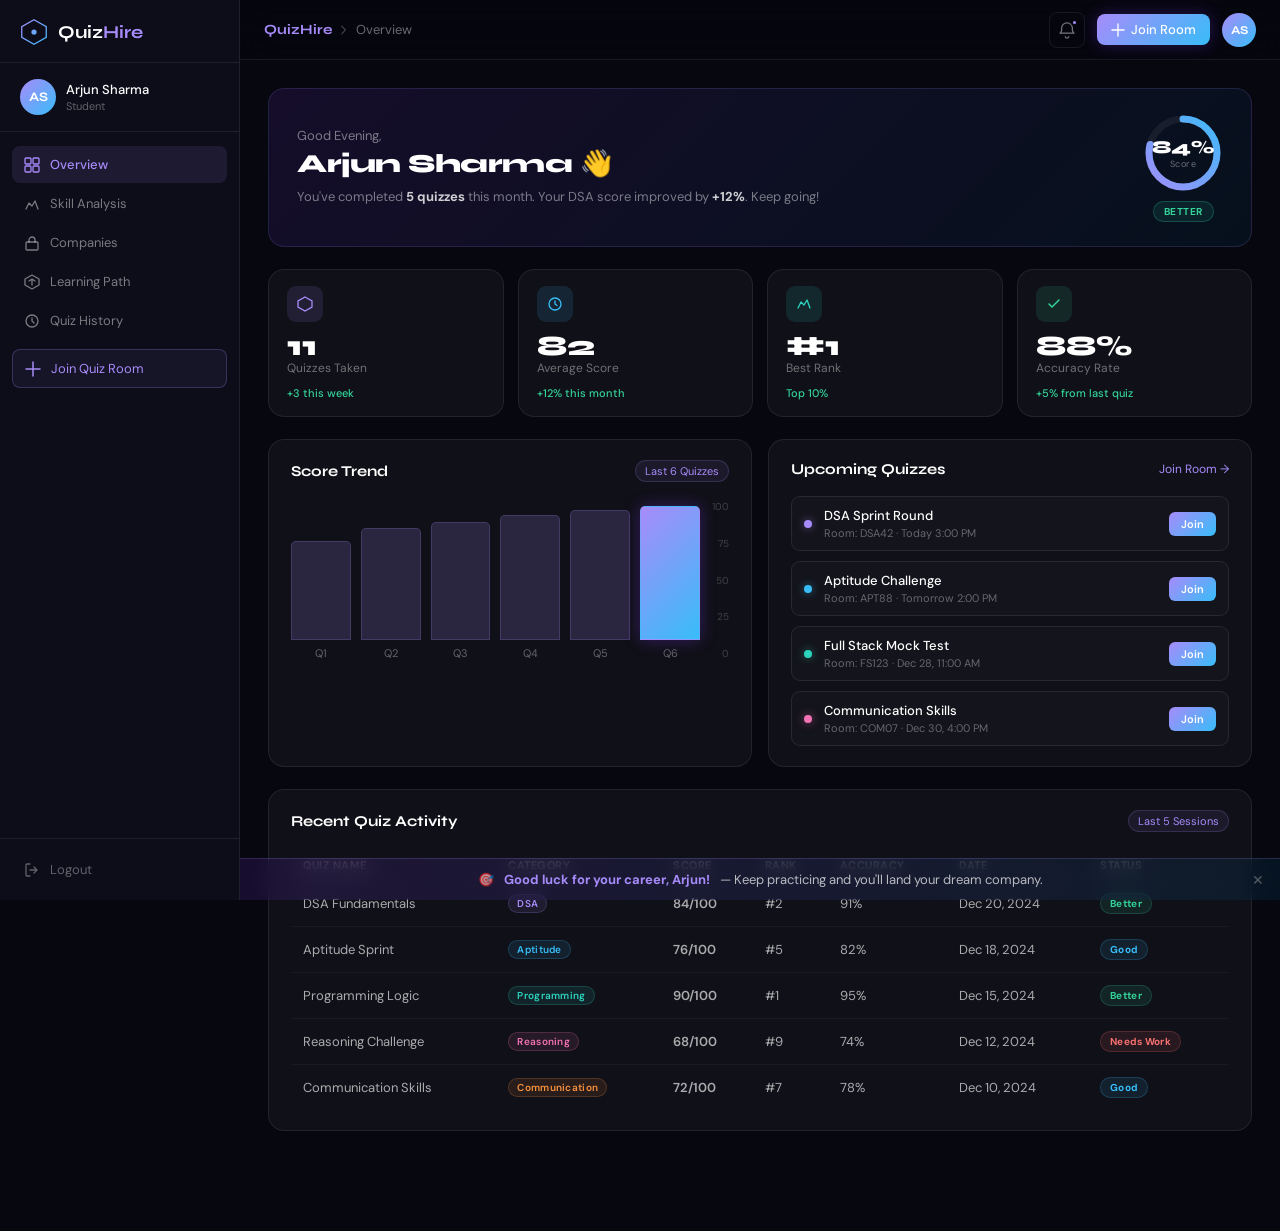
<file: dashboard.html>
<!DOCTYPE html>
<html lang="en">
<head>
  <meta charset="UTF-8"/>
  <meta name="viewport" content="width=device-width, initial-scale=1.0"/>
  <title>Dashboard – QuizHire</title>
  <link rel="preconnect" href="https://fonts.googleapis.com"/>
  <link rel="preconnect" href="https://fonts.gstatic.com" crossorigin/>
  <link href="https://fonts.googleapis.com/css2?family=Syne:wght@600;700;800&family=DM+Sans:wght@300;400;500&display=swap" rel="stylesheet"/>
  <link rel="stylesheet" href="css/dashboard.css"/>
</head>
<body>

  <!-- ── SIDEBAR ───────────────────────────────────── -->
  <aside class="sidebar" id="sidebar">
    <div class="sidebar-top">
      <a href="index.html" class="sidebar-logo">
        <svg viewBox="0 0 32 32" fill="none" width="28" height="28">
          <polygon points="16,2 30,10 30,22 16,30 2,22 2,10" stroke="url(#slg)" stroke-width="1.5" fill="none"/>
          <circle cx="16" cy="16" r="3" fill="url(#slg)"/>
          <defs>
            <linearGradient id="slg" x1="0" y1="0" x2="32" y2="32" gradientUnits="userSpaceOnUse">
              <stop offset="0%" stop-color="#a78bfa"/><stop offset="100%" stop-color="#38bdf8"/>
            </linearGradient>
          </defs>
        </svg>
        <span class="sidebar-logo-text">Quiz<span>Hire</span></span>
      </a>
      <button class="sidebar-close" id="sidebarClose" aria-label="Close sidebar">
        <svg viewBox="0 0 16 16" fill="none" width="16" height="16"><path d="M3 3l10 10M13 3L3 13" stroke="currentColor" stroke-width="1.5" stroke-linecap="round"/></svg>
      </button>
    </div>

    <!-- Student profile snippet -->
    <div class="sidebar-profile">
      <div class="sp-avatar" id="sidebarAvatar">AS</div>
      <div class="sp-info">
        <p class="sp-name" id="sidebarName">Arjun Sharma</p>
        <p class="sp-role">Student</p>
      </div>
    </div>

    <!-- Nav -->
    <nav class="sidebar-nav" aria-label="Dashboard navigation">
      <a href="#overview"      class="snav-link active" data-section="overview">
        <svg viewBox="0 0 16 16" fill="none" width="16" height="16"><rect x="1" y="1" width="6" height="6" rx="1" stroke="currentColor" stroke-width="1.3"/><rect x="9" y="1" width="6" height="6" rx="1" stroke="currentColor" stroke-width="1.3"/><rect x="1" y="9" width="6" height="6" rx="1" stroke="currentColor" stroke-width="1.3"/><rect x="9" y="9" width="6" height="6" rx="1" stroke="currentColor" stroke-width="1.3"/></svg>
        Overview
      </a>
      <a href="#skills"        class="snav-link" data-section="skills">
        <svg viewBox="0 0 16 16" fill="none" width="16" height="16"><path d="M2 13l3-6 3 3 3-5 3 8" stroke="currentColor" stroke-width="1.3" stroke-linecap="round" stroke-linejoin="round"/></svg>
        Skill Analysis
      </a>
      <a href="#companies"     class="snav-link" data-section="companies">
        <svg viewBox="0 0 16 16" fill="none" width="16" height="16"><rect x="2" y="7" width="12" height="8" rx="1" stroke="currentColor" stroke-width="1.3"/><path d="M5 7V5a3 3 0 016 0v2" stroke="currentColor" stroke-width="1.3" stroke-linecap="round"/></svg>
        Companies
      </a>
      <a href="#learning"      class="snav-link" data-section="learning">
        <svg viewBox="0 0 16 16" fill="none" width="16" height="16"><path d="M8 1l7 4v6l-7 4-7-4V5l7-4z" stroke="currentColor" stroke-width="1.3" stroke-linejoin="round"/><path d="M8 5v6M5 7l3-2 3 2" stroke="currentColor" stroke-width="1.3" stroke-linecap="round"/></svg>
        Learning Path
      </a>
      <a href="#quizzes"       class="snav-link" data-section="quizzes">
        <svg viewBox="0 0 16 16" fill="none" width="16" height="16"><circle cx="8" cy="8" r="6" stroke="currentColor" stroke-width="1.3"/><path d="M8 5v3l2 2" stroke="currentColor" stroke-width="1.3" stroke-linecap="round"/></svg>
        Quiz History
      </a>
      <a href="join-room.html" class="snav-link snav-highlight">
        <svg viewBox="0 0 16 16" fill="none" width="16" height="16"><path d="M8 1v14M1 8h14" stroke="currentColor" stroke-width="1.5" stroke-linecap="round"/></svg>
        Join Quiz Room
      </a>
    </nav>

    <div class="sidebar-bottom">
      <a href="index.html" class="snav-link snav-logout" id="logoutBtn">
        <svg viewBox="0 0 16 16" fill="none" width="16" height="16"><path d="M6 2H3a1 1 0 00-1 1v10a1 1 0 001 1h3M10 11l3-3-3-3M13 8H6" stroke="currentColor" stroke-width="1.3" stroke-linecap="round" stroke-linejoin="round"/></svg>
        Logout
      </a>
    </div>
  </aside>

  <!-- ── SIDEBAR OVERLAY (mobile) ──────────────────── -->
  <div class="sidebar-overlay" id="sidebarOverlay"></div>

  <!-- ── MAIN CONTENT ──────────────────────────────── -->
  <div class="main-wrap">

    <!-- TOP BAR -->
    <header class="topbar">
      <div class="topbar-left">
        <button class="hamburger" id="hamburger" aria-label="Open menu">
          <span></span><span></span><span></span>
        </button>
        <div class="topbar-breadcrumb">
          <span class="tb-logo-sm">QuizHire</span>
          <svg viewBox="0 0 16 16" fill="none" width="12" height="12"><path d="M5 3l5 5-5 5" stroke="currentColor" stroke-width="1.3" stroke-linecap="round"/></svg>
          <span id="breadcrumbLabel">Overview</span>
        </div>
      </div>
      <div class="topbar-right">
        <!-- Notification bell -->
        <button class="topbar-icon-btn" id="notifBtn" aria-label="Notifications">
          <svg viewBox="0 0 20 20" fill="none" width="18" height="18">
            <path d="M10 2a6 6 0 00-6 6v3l-1.5 2.5h15L16 11V8a6 6 0 00-6-6z" stroke="currentColor" stroke-width="1.4"/>
            <path d="M8 17a2 2 0 004 0" stroke="currentColor" stroke-width="1.4"/>
          </svg>
          <span class="notif-dot" aria-hidden="true"></span>
        </button>
        <!-- Join quick -->
        <a href="join-room.html" class="btn-join-sm">
          <svg viewBox="0 0 16 16" fill="none" width="14" height="14"><path d="M8 1v14M1 8h14" stroke="currentColor" stroke-width="1.5" stroke-linecap="round"/></svg>
          Join Room
        </a>
        <!-- Avatar -->
        <div class="topbar-avatar" id="topbarAvatar">AS</div>
      </div>
    </header>

    <!-- NOTIFICATION PANEL -->
    <div class="notif-panel" id="notifPanel" aria-label="Notifications" hidden>
      <div class="notif-head"><span>Notifications</span><span class="notif-badge">3</span></div>
      <ul class="notif-list">
        <li class="notif-item unread">
          <span class="ni-dot" aria-hidden="true"></span>
          <div><p class="ni-title">New quiz available: "DSA Sprint"</p><p class="ni-time">2 hours ago</p></div>
        </li>
        <li class="notif-item unread">
          <span class="ni-dot" aria-hidden="true"></span>
          <div><p class="ni-title">Your rank improved to #2 🎉</p><p class="ni-time">1 day ago</p></div>
        </li>
        <li class="notif-item unread">
          <span class="ni-dot" aria-hidden="true"></span>
          <div><p class="ni-title">Tip: Practice Arrays to boost DSA score</p><p class="ni-time">2 days ago</p></div>
        </li>
        <li class="notif-item">
          <span class="ni-dot faded" aria-hidden="true"></span>
          <div><p class="ni-title">Welcome to QuizHire! 👋</p><p class="ni-time">5 days ago</p></div>
        </li>
      </ul>
    </div>

    <!-- SCROLL CONTAINER -->
    <div class="page-scroll">

      <!-- ═══ SECTION: OVERVIEW ═══ -->
      <section class="dash-section" id="overview">

        <!-- Welcome banner -->
        <div class="welcome-banner">
          <div class="wb-text">
            <p class="wb-greeting" id="greetingText">Good Morning,</p>
            <h1 class="wb-name" id="welcomeName">Arjun Sharma 👋</h1>
            <p class="wb-sub">You've completed <strong>5 quizzes</strong> this month. Your DSA score improved by <strong>+12%</strong>. Keep going!</p>
          </div>
          <div class="wb-level" aria-label="Performance level">
            <div class="level-ring">
              <svg viewBox="0 0 80 80" fill="none" width="80" height="80" aria-hidden="true">
                <circle cx="40" cy="40" r="34" stroke="rgba(255,255,255,0.06)" stroke-width="7"/>
                <circle cx="40" cy="40" r="34" stroke="url(#rlg)" stroke-width="7"
                        stroke-dasharray="213.6" stroke-dashoffset="45"
                        stroke-linecap="round" transform="rotate(-90 40 40)"/>
                <defs>
                  <linearGradient id="rlg" x1="0" y1="0" x2="80" y2="80" gradientUnits="userSpaceOnUse">
                    <stop offset="0%" stop-color="#a78bfa"/><stop offset="100%" stop-color="#38bdf8"/>
                  </linearGradient>
                </defs>
              </svg>
              <div class="ring-label"><span class="ring-pct">84%</span><span class="ring-txt">Score</span></div>
            </div>
            <span class="level-badge better">BETTER</span>
          </div>
        </div>

        <!-- Stat cards row -->
        <div class="stat-cards">
          <div class="stat-card reveal">
            <div class="sc-icon clr-purple">
              <svg viewBox="0 0 16 16" fill="none" width="16" height="16"><path d="M8 1l7 4v6l-7 4-7-4V5z" stroke="currentColor" stroke-width="1.3"/></svg>
            </div>
            <div class="sc-body">
              <p class="sc-val" data-target="12">0</p>
              <p class="sc-lbl">Quizzes Taken</p>
            </div>
            <span class="sc-trend up">+3 this week</span>
          </div>
          <div class="stat-card reveal">
            <div class="sc-icon clr-blue">
              <svg viewBox="0 0 16 16" fill="none" width="16" height="16"><circle cx="8" cy="8" r="6" stroke="currentColor" stroke-width="1.3"/><path d="M8 5v3l2 1.5" stroke="currentColor" stroke-width="1.3" stroke-linecap="round"/></svg>
            </div>
            <div class="sc-body">
              <p class="sc-val" data-target="84">0</p>
              <p class="sc-lbl">Average Score</p>
            </div>
            <span class="sc-trend up">+12% this month</span>
          </div>
          <div class="stat-card reveal">
            <div class="sc-icon clr-teal">
              <svg viewBox="0 0 16 16" fill="none" width="16" height="16"><path d="M2 12l3-6 3 3 3-5 3 8" stroke="currentColor" stroke-width="1.3" stroke-linecap="round" stroke-linejoin="round"/></svg>
            </div>
            <div class="sc-body">
              <p class="sc-val">#<span data-target="2">0</span></p>
              <p class="sc-lbl">Best Rank</p>
            </div>
            <span class="sc-trend up">Top 10%</span>
          </div>
          <div class="stat-card reveal">
            <div class="sc-icon clr-green">
              <svg viewBox="0 0 16 16" fill="none" width="16" height="16"><path d="M13 4l-7 7-3-3" stroke="currentColor" stroke-width="1.5" stroke-linecap="round" stroke-linejoin="round"/></svg>
            </div>
            <div class="sc-body">
              <p class="sc-val"><span data-target="91">0</span>%</p>
              <p class="sc-lbl">Accuracy Rate</p>
            </div>
            <span class="sc-trend up">+5% from last quiz</span>
          </div>
        </div>

        <!-- Performance chart + recent activity -->
        <div class="two-col-grid">

          <!-- Performance chart (SVG bars) -->
          <div class="dash-card chart-card reveal">
            <div class="card-head-row">
              <h3 class="card-title">Score Trend</h3>
              <span class="card-badge">Last 6 Quizzes</span>
            </div>
            <div class="bar-chart" aria-label="Score trend bar chart">
              <div class="bc-bars">
                <div class="bc-col"><div class="bc-bar" style="--h:62%"><span class="bc-tip">62</span></div><span class="bc-lbl">Q1</span></div>
                <div class="bc-col"><div class="bc-bar" style="--h:70%"><span class="bc-tip">70</span></div><span class="bc-lbl">Q2</span></div>
                <div class="bc-col"><div class="bc-bar" style="--h:74%"><span class="bc-tip">74</span></div><span class="bc-lbl">Q3</span></div>
                <div class="bc-col"><div class="bc-bar" style="--h:78%"><span class="bc-tip">78</span></div><span class="bc-lbl">Q4</span></div>
                <div class="bc-col"><div class="bc-bar" style="--h:81%"><span class="bc-tip">81</span></div><span class="bc-lbl">Q5</span></div>
                <div class="bc-col"><div class="bc-bar active" style="--h:84%"><span class="bc-tip">84</span></div><span class="bc-lbl">Q6</span></div>
              </div>
              <div class="bc-yaxis">
                <span>100</span><span>75</span><span>50</span><span>25</span><span>0</span>
              </div>
            </div>
          </div>

          <!-- Upcoming quizzes -->
          <div class="dash-card upcoming-card reveal">
            <div class="card-head-row">
              <h3 class="card-title">Upcoming Quizzes</h3>
              <a href="join-room.html" class="card-link">Join Room →</a>
            </div>
            <ul class="upcoming-list">
              <li class="uq-item">
                <div class="uq-dot purple" aria-hidden="true"></div>
                <div class="uq-info">
                  <p class="uq-name">DSA Sprint Round</p>
                  <p class="uq-meta">Room: DSA42 · Today 3:00 PM</p>
                </div>
                <a href="join-room.html" class="uq-btn">Join</a>
              </li>
              <li class="uq-item">
                <div class="uq-dot blue" aria-hidden="true"></div>
                <div class="uq-info">
                  <p class="uq-name">Aptitude Challenge</p>
                  <p class="uq-meta">Room: APT88 · Tomorrow 2:00 PM</p>
                </div>
                <a href="join-room.html" class="uq-btn">Join</a>
              </li>
              <li class="uq-item">
                <div class="uq-dot teal" aria-hidden="true"></div>
                <div class="uq-info">
                  <p class="uq-name">Full Stack Mock Test</p>
                  <p class="uq-meta">Room: FS123 · Dec 28, 11:00 AM</p>
                </div>
                <a href="join-room.html" class="uq-btn">Join</a>
              </li>
              <li class="uq-item">
                <div class="uq-dot pink" aria-hidden="true"></div>
                <div class="uq-info">
                  <p class="uq-name">Communication Skills</p>
                  <p class="uq-meta">Room: COM07 · Dec 30, 4:00 PM</p>
                </div>
                <a href="join-room.html" class="uq-btn">Join</a>
              </li>
            </ul>
          </div>
        </div>

        <!-- Recent quiz activity table -->
        <div class="dash-card reveal" style="margin-top:0">
          <div class="card-head-row">
            <h3 class="card-title">Recent Quiz Activity</h3>
            <span class="card-badge">Last 5 Sessions</span>
          </div>
          <div class="table-wrap">
            <table class="quiz-table" aria-label="Recent quiz activity">
              <thead>
                <tr>
                  <th>Quiz Name</th>
                  <th>Category</th>
                  <th>Score</th>
                  <th>Rank</th>
                  <th>Accuracy</th>
                  <th>Date</th>
                  <th>Status</th>
                </tr>
              </thead>
              <tbody>
                <tr>
                  <td>DSA Fundamentals</td>
                  <td><span class="cat-chip purple">DSA</span></td>
                  <td class="score-val">84/100</td>
                  <td>#2</td>
                  <td>91%</td>
                  <td>Dec 20, 2024</td>
                  <td><span class="status-chip better">Better</span></td>
                </tr>
                <tr>
                  <td>Aptitude Sprint</td>
                  <td><span class="cat-chip blue">Aptitude</span></td>
                  <td class="score-val">76/100</td>
                  <td>#5</td>
                  <td>82%</td>
                  <td>Dec 18, 2024</td>
                  <td><span class="status-chip good">Good</span></td>
                </tr>
                <tr>
                  <td>Programming Logic</td>
                  <td><span class="cat-chip teal">Programming</span></td>
                  <td class="score-val">90/100</td>
                  <td>#1</td>
                  <td>95%</td>
                  <td>Dec 15, 2024</td>
                  <td><span class="status-chip better">Better</span></td>
                </tr>
                <tr>
                  <td>Reasoning Challenge</td>
                  <td><span class="cat-chip pink">Reasoning</span></td>
                  <td class="score-val">68/100</td>
                  <td>#9</td>
                  <td>74%</td>
                  <td>Dec 12, 2024</td>
                  <td><span class="status-chip needs">Needs Work</span></td>
                </tr>
                <tr>
                  <td>Communication Skills</td>
                  <td><span class="cat-chip orange">Communication</span></td>
                  <td class="score-val">72/100</td>
                  <td>#7</td>
                  <td>78%</td>
                  <td>Dec 10, 2024</td>
                  <td><span class="status-chip good">Good</span></td>
                </tr>
              </tbody>
            </table>
          </div>
        </div>

      </section>

      <!-- ═══ SECTION: SKILL ANALYSIS ═══ -->
      <section class="dash-section" id="skills" hidden>
        <div class="section-head reveal">
          <h2 class="section-h2">Skill Analysis</h2>
          <p class="section-sub">Your category-wise performance breakdown with strengths and areas to improve.</p>
        </div>

        <!-- Performance level banner -->
        <div class="level-banner better reveal">
          <div class="lb-left">
            <span class="lb-icon">🏆</span>
            <div>
              <p class="lb-title">Performance Level: <strong>BETTER</strong></p>
              <p class="lb-sub">Overall score 84% — You are eligible for all recommended companies.</p>
            </div>
          </div>
          <span class="lb-badge better-badge">Top Performer</span>
        </div>

        <!-- Skill score cards grid -->
        <div class="skill-grid">
          <!-- DSA -->
          <div class="skill-card reveal">
            <div class="skill-header">
              <div class="skill-icon-wrap clr-purple">
                <svg viewBox="0 0 16 16" fill="none" width="16" height="16"><path d="M2 12l3-6 3 3 3-5 3 8" stroke="currentColor" stroke-width="1.3" stroke-linecap="round"/></svg>
              </div>
              <div><p class="skill-name">Data Structures & Algorithms</p><p class="skill-cat">DSA</p></div>
              <span class="skill-score">82%</span>
            </div>
            <div class="skill-bar-wrap"><div class="skill-bar" style="--w:82%;--clr:#a78bfa"></div></div>
            <div class="skill-meta">
              <span class="skill-strong">Strong: Arrays, Stacks</span>
              <span class="skill-weak">Weak: Trees, Graphs</span>
            </div>
          </div>
          <!-- Programming -->
          <div class="skill-card reveal">
            <div class="skill-header">
              <div class="skill-icon-wrap clr-teal">
                <svg viewBox="0 0 16 16" fill="none" width="16" height="16"><path d="M4 5l-3 3 3 3M12 5l3 3-3 3M9 3l-2 10" stroke="currentColor" stroke-width="1.3" stroke-linecap="round"/></svg>
              </div>
              <div><p class="skill-name">Programming & Coding</p><p class="skill-cat">Programming</p></div>
              <span class="skill-score">90%</span>
            </div>
            <div class="skill-bar-wrap"><div class="skill-bar" style="--w:90%;--clr:#2dd4bf"></div></div>
            <div class="skill-meta">
              <span class="skill-strong">Strong: OOP, Functions</span>
              <span class="skill-weak">Weak: Recursion</span>
            </div>
          </div>
          <!-- Aptitude -->
          <div class="skill-card reveal">
            <div class="skill-header">
              <div class="skill-icon-wrap clr-blue">
                <svg viewBox="0 0 16 16" fill="none" width="16" height="16"><circle cx="8" cy="8" r="6" stroke="currentColor" stroke-width="1.3"/><path d="M6 8h4M8 6v4" stroke="currentColor" stroke-width="1.3" stroke-linecap="round"/></svg>
              </div>
              <div><p class="skill-name">Quantitative Aptitude</p><p class="skill-cat">Aptitude</p></div>
              <span class="skill-score">75%</span>
            </div>
            <div class="skill-bar-wrap"><div class="skill-bar" style="--w:75%;--clr:#38bdf8"></div></div>
            <div class="skill-meta">
              <span class="skill-strong">Strong: Percentages, Ratios</span>
              <span class="skill-weak">Weak: Time & Work</span>
            </div>
          </div>
          <!-- Logical Reasoning -->
          <div class="skill-card reveal">
            <div class="skill-header">
              <div class="skill-icon-wrap clr-pink">
                <svg viewBox="0 0 16 16" fill="none" width="16" height="16"><path d="M8 2a6 6 0 100 12A6 6 0 008 2zm0 3v3l2 1" stroke="currentColor" stroke-width="1.3" stroke-linecap="round"/></svg>
              </div>
              <div><p class="skill-name">Logical Reasoning</p><p class="skill-cat">Reasoning</p></div>
              <span class="skill-score">68%</span>
            </div>
            <div class="skill-bar-wrap"><div class="skill-bar warn" style="--w:68%;--clr:#f472b6"></div></div>
            <div class="skill-meta">
              <span class="skill-strong">Strong: Series, Patterns</span>
              <span class="skill-weak">Weak: Syllogisms, Puzzles</span>
            </div>
          </div>
          <!-- Communication -->
          <div class="skill-card reveal">
            <div class="skill-header">
              <div class="skill-icon-wrap clr-orange">
                <svg viewBox="0 0 16 16" fill="none" width="16" height="16"><path d="M2 3h12a1 1 0 011 1v7a1 1 0 01-1 1H5l-3 2V4a1 1 0 011-1z" stroke="currentColor" stroke-width="1.3"/></svg>
              </div>
              <div><p class="skill-name">Communication Skills</p><p class="skill-cat">Communication</p></div>
              <span class="skill-score">72%</span>
            </div>
            <div class="skill-bar-wrap"><div class="skill-bar" style="--w:72%;--clr:#fb923c"></div></div>
            <div class="skill-meta">
              <span class="skill-strong">Strong: Vocabulary</span>
              <span class="skill-weak">Weak: Presentation, HR Prep</span>
            </div>
          </div>
          <!-- Problem Solving -->
          <div class="skill-card reveal">
            <div class="skill-header">
              <div class="skill-icon-wrap clr-green">
                <svg viewBox="0 0 16 16" fill="none" width="16" height="16"><path d="M8 1l2 5h5l-4 3 2 5-5-3-5 3 2-5L1 6h5z" stroke="currentColor" stroke-width="1.3" stroke-linejoin="round"/></svg>
              </div>
              <div><p class="skill-name">Problem Solving</p><p class="skill-cat">Problem Solving</p></div>
              <span class="skill-score">79%</span>
            </div>
            <div class="skill-bar-wrap"><div class="skill-bar" style="--w:79%;--clr:#34d399"></div></div>
            <div class="skill-meta">
              <span class="skill-strong">Strong: Pattern Recognition</span>
              <span class="skill-weak">Weak: Optimization</span>
            </div>
          </div>
        </div>
      </section>

      <!-- ═══ SECTION: COMPANIES ═══ -->
      <section class="dash-section" id="companies" hidden>
        <div class="section-head reveal">
          <h2 class="section-h2">Company Recommendations</h2>
          <p class="section-sub">Based on your overall 84% score (BETTER level) — you are eligible for all recommended companies.</p>
        </div>

        <!-- Level tabs -->
        <div class="company-tabs" role="tablist" aria-label="Performance levels">
          <button class="ctab active" data-level="better" role="tab" aria-selected="true">🏆 Better (84%+)</button>
          <button class="ctab" data-level="good"   role="tab" aria-selected="false">✅ Good (50–75%)</button>
          <button class="ctab" data-level="needs"  role="tab" aria-selected="false">📈 Needs Work (&lt;50%)</button>
        </div>

        <!-- Better level companies -->
        <div class="company-panel" id="panel-better">
          <div class="company-grid">
            <div class="co-card eligible reveal"><div class="co-rank">#1</div><div class="co-logo">G</div><p class="co-name">Google</p><p class="co-role">SDE / Analyst</p><span class="co-chip eligible-chip">Eligible ✓</span></div>
            <div class="co-card eligible reveal"><div class="co-rank">#2</div><div class="co-logo ms">M</div><p class="co-name">Microsoft</p><p class="co-role">SDE / Intern</p><span class="co-chip eligible-chip">Eligible ✓</span></div>
            <div class="co-card eligible reveal"><div class="co-rank">#3</div><div class="co-logo amz">A</div><p class="co-name">Amazon</p><p class="co-role">SDE / SDE-II</p><span class="co-chip eligible-chip">Eligible ✓</span></div>
            <div class="co-card eligible reveal"><div class="co-rank">#4</div><div class="co-logo ibm">I</div><p class="co-name">IBM</p><p class="co-role">Analyst / Dev</p><span class="co-chip eligible-chip">Eligible ✓</span></div>
            <div class="co-card eligible reveal"><div class="co-rank">#5</div><div class="co-logo cap">C</div><p class="co-name">Capgemini</p><p class="co-role">Consultant</p><span class="co-chip eligible-chip">Eligible ✓</span></div>
            <div class="co-card eligible reveal"><div class="co-rank">#6</div><div class="co-logo inf">I</div><p class="co-name">Infosys</p><p class="co-role">Systems Eng</p><span class="co-chip eligible-chip">Eligible ✓</span></div>
            <div class="co-card eligible reveal"><div class="co-rank">#7</div><div class="co-logo tcs">T</div><p class="co-name">TCS</p><p class="co-role">Assistant Sys</p><span class="co-chip eligible-chip">Eligible ✓</span></div>
            <div class="co-card eligible reveal"><div class="co-rank">#8</div><div class="co-logo wip">W</div><p class="co-name">Wipro</p><p class="co-role">Project Eng</p><span class="co-chip eligible-chip">Eligible ✓</span></div>
            <div class="co-card eligible reveal"><div class="co-rank">#9</div><div class="co-logo acc">A</div><p class="co-name">Accenture</p><p class="co-role">Associate</p><span class="co-chip eligible-chip">Eligible ✓</span></div>
          </div>
        </div>

        <!-- Good level companies (hidden by default) -->
        <div class="company-panel" id="panel-good" hidden>
          <div class="company-grid">
            <div class="co-card eligible reveal"><div class="co-logo inf">I</div><p class="co-name">Infosys</p><p class="co-role">Systems Eng</p><span class="co-chip eligible-chip">Eligible ✓</span></div>
            <div class="co-card eligible reveal"><div class="co-logo tcs">T</div><p class="co-name">TCS</p><p class="co-role">Assistant Sys</p><span class="co-chip eligible-chip">Eligible ✓</span></div>
            <div class="co-card eligible reveal"><div class="co-logo wip">W</div><p class="co-name">Wipro</p><p class="co-role">Project Eng</p><span class="co-chip eligible-chip">Eligible ✓</span></div>
            <div class="co-card eligible reveal"><div class="co-logo cap">C</div><p class="co-name">Capgemini</p><p class="co-role">Consultant</p><span class="co-chip eligible-chip">Eligible ✓</span></div>
            <div class="co-card eligible reveal"><div class="co-logo acc">A</div><p class="co-name">Accenture</p><p class="co-role">Associate</p><span class="co-chip eligible-chip">Eligible ✓</span></div>
            <div class="co-card eligible reveal"><div class="co-logo ibm">I</div><p class="co-name">IBM</p><p class="co-role">Analyst</p><span class="co-chip eligible-chip">Eligible ✓</span></div>
          </div>
        </div>

        <!-- Needs improvement panel -->
        <div class="company-panel" id="panel-needs" hidden>
          <div class="needs-banner">
            <span class="needs-icon">📈</span>
            <div>
              <p class="needs-title">Score below 50% — Focus on improvement first</p>
              <p class="needs-sub">Complete the suggested learning topics below to unlock company recommendations.</p>
            </div>
          </div>
          <div class="company-grid">
            <div class="co-card locked"><div class="co-logo">G</div><p class="co-name">Google</p><span class="co-chip locked-chip">🔒 Score 75%+</span></div>
            <div class="co-card locked"><div class="co-logo ms">M</div><p class="co-name">Microsoft</p><span class="co-chip locked-chip">🔒 Score 75%+</span></div>
            <div class="co-card locked"><div class="co-logo inf">I</div><p class="co-name">Infosys</p><span class="co-chip locked-chip">🔒 Score 50%+</span></div>
            <div class="co-card locked"><div class="co-logo tcs">T</div><p class="co-name">TCS</p><span class="co-chip locked-chip">🔒 Score 50%+</span></div>
          </div>
        </div>
      </section>

      <!-- ═══ SECTION: LEARNING PATH ═══ -->
      <section class="dash-section" id="learning" hidden>
        <div class="section-head reveal">
          <h2 class="section-h2">Learning Roadmap</h2>
          <p class="section-sub">Personalized study topics based on your weak areas. Complete these to boost your score and unlock more companies.</p>
        </div>

        <div class="learning-grid">

          <!-- DSA topics -->
          <div class="learn-card reveal">
            <div class="learn-header clr-purple">
              <div class="learn-icon">📊</div>
              <div><p class="learn-cat">DSA — 82%</p><p class="learn-label">Improve Trees & Graphs</p></div>
              <span class="learn-priority high">High Priority</span>
            </div>
            <ul class="topic-list">
              <li class="topic-item"><span class="topic-dot" aria-hidden="true"></span>Binary Trees & BST<span class="topic-tag">Core</span></li>
              <li class="topic-item"><span class="topic-dot" aria-hidden="true"></span>Graph Traversal (BFS/DFS)<span class="topic-tag">Core</span></li>
              <li class="topic-item done"><span class="topic-dot done-dot" aria-hidden="true"></span>Arrays & Linked Lists<span class="topic-tag done-tag">Done ✓</span></li>
              <li class="topic-item"><span class="topic-dot" aria-hidden="true"></span>Dynamic Programming<span class="topic-tag">Advanced</span></li>
              <li class="topic-item done"><span class="topic-dot done-dot" aria-hidden="true"></span>Stacks & Queues<span class="topic-tag done-tag">Done ✓</span></li>
            </ul>
            <div class="learn-progress"><div class="lp-bar" style="--w:40%"></div><span>2 / 5 completed</span></div>
          </div>

          <!-- Reasoning topics -->
          <div class="learn-card reveal">
            <div class="learn-header clr-pink">
              <div class="learn-icon">🧠</div>
              <div><p class="learn-cat">Reasoning — 68%</p><p class="learn-label">Weak: Syllogisms & Puzzles</p></div>
              <span class="learn-priority high">High Priority</span>
            </div>
            <ul class="topic-list">
              <li class="topic-item"><span class="topic-dot" aria-hidden="true"></span>Syllogisms<span class="topic-tag">Core</span></li>
              <li class="topic-item"><span class="topic-dot" aria-hidden="true"></span>Blood Relations<span class="topic-tag">Core</span></li>
              <li class="topic-item"><span class="topic-dot" aria-hidden="true"></span>Logical Puzzles<span class="topic-tag">Medium</span></li>
              <li class="topic-item done"><span class="topic-dot done-dot" aria-hidden="true"></span>Number Series<span class="topic-tag done-tag">Done ✓</span></li>
              <li class="topic-item"><span class="topic-dot" aria-hidden="true"></span>Coding-Decoding<span class="topic-tag">Medium</span></li>
            </ul>
            <div class="learn-progress"><div class="lp-bar" style="--w:20%"></div><span>1 / 5 completed</span></div>
          </div>

          <!-- Aptitude topics -->
          <div class="learn-card reveal">
            <div class="learn-header clr-blue">
              <div class="learn-icon">🔢</div>
              <div><p class="learn-cat">Aptitude — 75%</p><p class="learn-label">Improve Time & Work topics</p></div>
              <span class="learn-priority med">Medium</span>
            </div>
            <ul class="topic-list">
              <li class="topic-item"><span class="topic-dot" aria-hidden="true"></span>Time, Speed & Distance<span class="topic-tag">Core</span></li>
              <li class="topic-item"><span class="topic-dot" aria-hidden="true"></span>Time & Work Problems<span class="topic-tag">Core</span></li>
              <li class="topic-item done"><span class="topic-dot done-dot" aria-hidden="true"></span>Percentages & Ratios<span class="topic-tag done-tag">Done ✓</span></li>
              <li class="topic-item done"><span class="topic-dot done-dot" aria-hidden="true"></span>Profit & Loss<span class="topic-tag done-tag">Done ✓</span></li>
              <li class="topic-item"><span class="topic-dot" aria-hidden="true"></span>Number System<span class="topic-tag">Medium</span></li>
            </ul>
            <div class="learn-progress"><div class="lp-bar" style="--w:40%"></div><span>2 / 5 completed</span></div>
          </div>

          <!-- Communication topics -->
          <div class="learn-card reveal">
            <div class="learn-header clr-orange">
              <div class="learn-icon">💬</div>
              <div><p class="learn-cat">Communication — 72%</p><p class="learn-label">Presentation & HR Prep</p></div>
              <span class="learn-priority med">Medium</span>
            </div>
            <ul class="topic-list">
              <li class="topic-item"><span class="topic-dot" aria-hidden="true"></span>HR Interview Preparation<span class="topic-tag">Core</span></li>
              <li class="topic-item"><span class="topic-dot" aria-hidden="true"></span>Presentation Skills<span class="topic-tag">Core</span></li>
              <li class="topic-item done"><span class="topic-dot done-dot" aria-hidden="true"></span>English Vocabulary<span class="topic-tag done-tag">Done ✓</span></li>
              <li class="topic-item"><span class="topic-dot" aria-hidden="true"></span>Group Discussion Tips<span class="topic-tag">Medium</span></li>
              <li class="topic-item done"><span class="topic-dot done-dot" aria-hidden="true"></span>Written Communication<span class="topic-tag done-tag">Done ✓</span></li>
            </ul>
            <div class="learn-progress"><div class="lp-bar" style="--w:40%"></div><span>2 / 5 completed</span></div>
          </div>

          <!-- DBMS/CS Fundamentals -->
          <div class="learn-card reveal">
            <div class="learn-header clr-teal">
              <div class="learn-icon">🗄️</div>
              <div><p class="learn-cat">CS Fundamentals</p><p class="learn-label">DBMS, OS, Networks</p></div>
              <span class="learn-priority low">Low Priority</span>
            </div>
            <ul class="topic-list">
              <li class="topic-item"><span class="topic-dot" aria-hidden="true"></span>DBMS & SQL Basics<span class="topic-tag">Core</span></li>
              <li class="topic-item"><span class="topic-dot" aria-hidden="true"></span>Operating System Concepts<span class="topic-tag">Core</span></li>
              <li class="topic-item"><span class="topic-dot" aria-hidden="true"></span>Computer Networks<span class="topic-tag">Medium</span></li>
              <li class="topic-item done"><span class="topic-dot done-dot" aria-hidden="true"></span>OOPs Concepts<span class="topic-tag done-tag">Done ✓</span></li>
              <li class="topic-item"><span class="topic-dot" aria-hidden="true"></span>System Design Basics<span class="topic-tag">Advanced</span></li>
            </ul>
            <div class="learn-progress"><div class="lp-bar" style="--w:20%"></div><span>1 / 5 completed</span></div>
          </div>

          <!-- Programming topics -->
          <div class="learn-card reveal">
            <div class="learn-header clr-green">
              <div class="learn-icon">💻</div>
              <div><p class="learn-cat">Programming — 90%</p><p class="learn-label">Almost Perfect! Fix Recursion</p></div>
              <span class="learn-priority low">Low Priority</span>
            </div>
            <ul class="topic-list">
              <li class="topic-item"><span class="topic-dot" aria-hidden="true"></span>Recursion & Backtracking<span class="topic-tag">Advanced</span></li>
              <li class="topic-item done"><span class="topic-dot done-dot" aria-hidden="true"></span>OOP Principles<span class="topic-tag done-tag">Done ✓</span></li>
              <li class="topic-item done"><span class="topic-dot done-dot" aria-hidden="true"></span>Functions & Scope<span class="topic-tag done-tag">Done ✓</span></li>
              <li class="topic-item done"><span class="topic-dot done-dot" aria-hidden="true"></span>File Handling<span class="topic-tag done-tag">Done ✓</span></li>
              <li class="topic-item done"><span class="topic-dot done-dot" aria-hidden="true"></span>Exception Handling<span class="topic-tag done-tag">Done ✓</span></li>
            </ul>
            <div class="learn-progress"><div class="lp-bar" style="--w:80%"></div><span>4 / 5 completed</span></div>
          </div>
        </div>
      </section>

      <!-- ═══ SECTION: QUIZ HISTORY ═══ -->
      <section class="dash-section" id="quizzes" hidden>
        <div class="section-head reveal">
          <h2 class="section-h2">Quiz History</h2>
          <p class="section-sub">Complete log of all your quiz sessions, scores, and performance data.</p>
        </div>
        <div class="dash-card reveal">
          <div class="table-wrap">
            <table class="quiz-table" aria-label="Full quiz history">
              <thead>
                <tr><th>#</th><th>Quiz Name</th><th>Category</th><th>Score</th><th>Rank</th><th>Accuracy</th><th>Players</th><th>Date</th><th>Level</th></tr>
              </thead>
              <tbody>
                <tr><td>1</td><td>DSA Fundamentals</td><td><span class="cat-chip purple">DSA</span></td><td class="score-val">84/100</td><td>#2</td><td>91%</td><td>24</td><td>Dec 20</td><td><span class="status-chip better">Better</span></td></tr>
                <tr><td>2</td><td>Aptitude Sprint</td><td><span class="cat-chip blue">Aptitude</span></td><td class="score-val">76/100</td><td>#5</td><td>82%</td><td>30</td><td>Dec 18</td><td><span class="status-chip good">Good</span></td></tr>
                <tr><td>3</td><td>Programming Logic</td><td><span class="cat-chip teal">Programming</span></td><td class="score-val">90/100</td><td>#1</td><td>95%</td><td>18</td><td>Dec 15</td><td><span class="status-chip better">Better</span></td></tr>
                <tr><td>4</td><td>Reasoning Challenge</td><td><span class="cat-chip pink">Reasoning</span></td><td class="score-val">68/100</td><td>#9</td><td>74%</td><td>22</td><td>Dec 12</td><td><span class="status-chip needs">Needs Work</span></td></tr>
                <tr><td>5</td><td>Communication Skills</td><td><span class="cat-chip orange">Communication</span></td><td class="score-val">72/100</td><td>#7</td><td>78%</td><td>20</td><td>Dec 10</td><td><span class="status-chip good">Good</span></td></tr>
                <tr><td>6</td><td>Problem Solving</td><td><span class="cat-chip green">Problem Solving</span></td><td class="score-val">79/100</td><td>#4</td><td>86%</td><td>16</td><td>Dec 7</td><td><span class="status-chip good">Good</span></td></tr>
                <tr><td>7</td><td>Full Stack Quiz</td><td><span class="cat-chip teal">Programming</span></td><td class="score-val">81/100</td><td>#3</td><td>88%</td><td>28</td><td>Dec 5</td><td><span class="status-chip better">Better</span></td></tr>
                <tr><td>8</td><td>Verbal Ability</td><td><span class="cat-chip orange">Communication</span></td><td class="score-val">74/100</td><td>#6</td><td>80%</td><td>19</td><td>Dec 3</td><td><span class="status-chip good">Good</span></td></tr>
                <tr><td>9</td><td>Number Systems</td><td><span class="cat-chip blue">Aptitude</span></td><td class="score-val">70/100</td><td>#8</td><td>76%</td><td>25</td><td>Dec 1</td><td><span class="status-chip good">Good</span></td></tr>
                <tr><td>10</td><td>OOP Concepts</td><td><span class="cat-chip teal">Programming</span></td><td class="score-val">88/100</td><td>#2</td><td>93%</td><td>21</td><td>Nov 28</td><td><span class="status-chip better">Better</span></td></tr>
                <tr><td>11</td><td>Graph Theory</td><td><span class="cat-chip purple">DSA</span></td><td class="score-val">62/100</td><td>#11</td><td>68%</td><td>26</td><td>Nov 25</td><td><span class="status-chip needs">Needs Work</span></td></tr>
                <tr><td>12</td><td>Intro to DSA</td><td><span class="cat-chip purple">DSA</span></td><td class="score-val">74/100</td><td>#6</td><td>80%</td><td>20</td><td>Nov 22</td><td><span class="status-chip good">Good</span></td></tr>
              </tbody>
            </table>
          </div>
        </div>
      </section>

    </div><!-- /page-scroll -->
  </div><!-- /main-wrap -->

  <!-- Career message footer strip -->
  <div class="career-strip" id="careerStrip">
    🎯 <strong>Good luck for your career, Arjun!</strong> — Keep practicing and you'll land your dream company.
    <button class="strip-close" id="stripClose" aria-label="Dismiss">✕</button>
  </div>

  <script src="js/dashboard.js"></script>
</body>
</html>
</file>
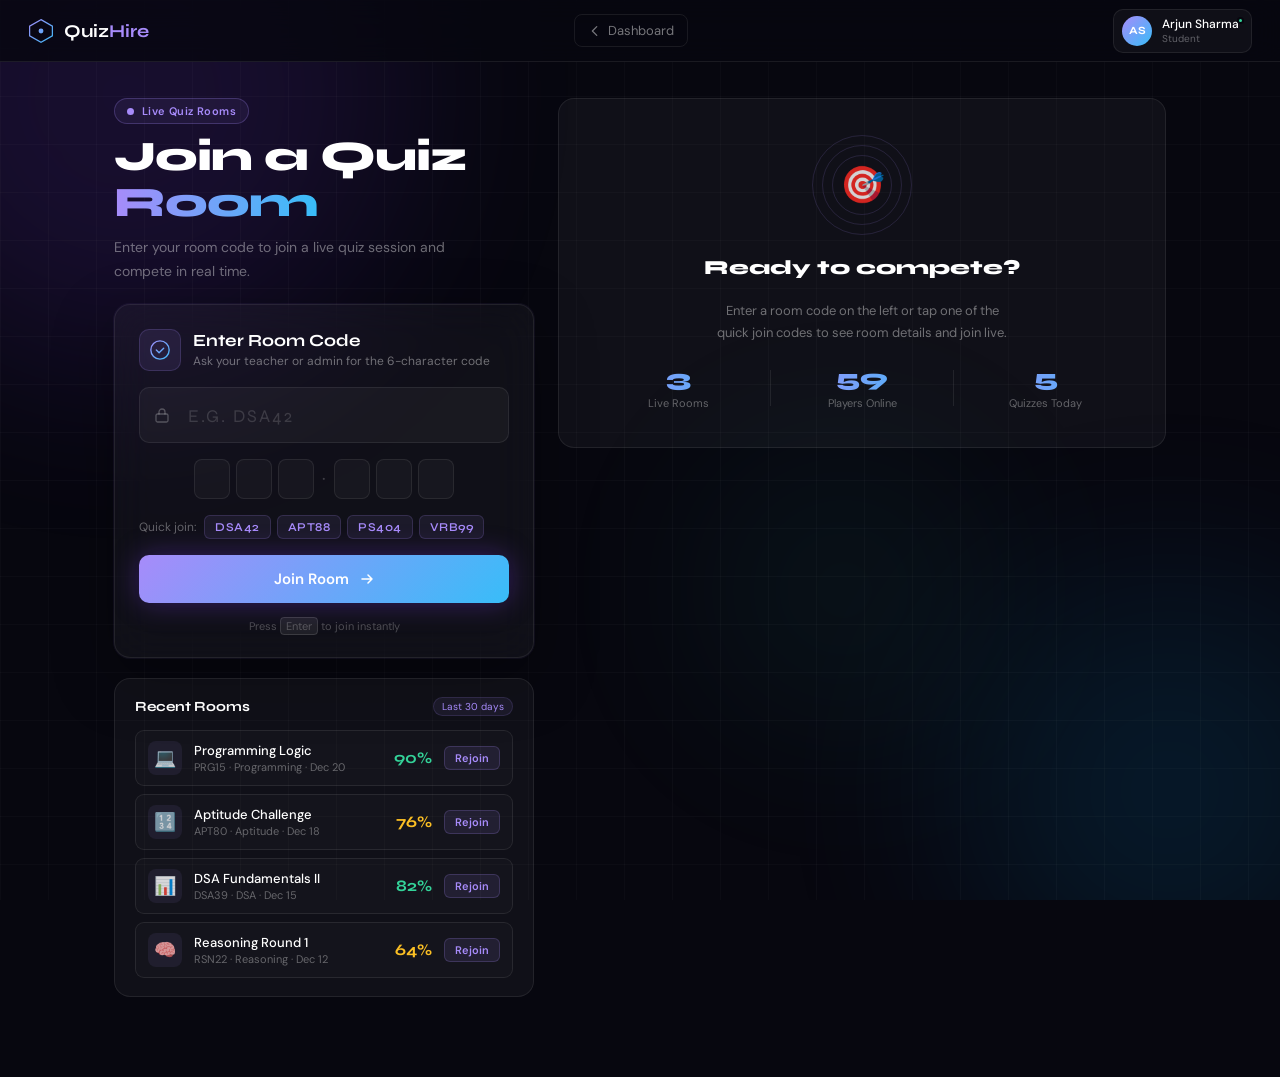
<file: join-room.html>
<!DOCTYPE html>
<html lang="en">
<head>
  <meta charset="UTF-8"/>
  <meta name="viewport" content="width=device-width, initial-scale=1.0"/>
  <meta name="description" content="Join a live quiz room – QuizHire"/>
  <title>Join Room – QuizHire</title>
  <link rel="preconnect" href="https://fonts.googleapis.com"/>
  <link rel="preconnect" href="https://fonts.gstatic.com" crossorigin/>
  <link href="https://fonts.googleapis.com/css2?family=Syne:wght@600;700;800&family=DM+Sans:wght@300;400;500&display=swap" rel="stylesheet"/>
  <link rel="stylesheet" href="css/join-room.css"/>
</head>
<body>

  <!-- ── ANIMATED BACKGROUND ───────────────────────── -->
  <div class="bg-scene" aria-hidden="true">
    <div class="orb orb-1"></div>
    <div class="orb orb-2"></div>
    <div class="orb orb-3"></div>
    <div class="grid-lines"></div>
  </div>

  <!-- ── TOP BAR ───────────────────────────────────── -->
  <header class="top-bar">
    <a href="index.html" class="logo" aria-label="QuizHire Home">
      <svg viewBox="0 0 32 32" fill="none" width="26" height="26" aria-hidden="true">
        <polygon points="16,2 30,10 30,22 16,30 2,22 2,10" stroke="url(#tlg)" stroke-width="1.5" fill="none"/>
        <circle cx="16" cy="16" r="3" fill="url(#tlg)"/>
        <defs><linearGradient id="tlg" x1="0" y1="0" x2="32" y2="32" gradientUnits="userSpaceOnUse">
          <stop offset="0%" stop-color="#a78bfa"/><stop offset="100%" stop-color="#38bdf8"/>
        </linearGradient></defs>
      </svg>
      <span class="logo-text">Quiz<span class="logo-accent">Hire</span></span>
    </a>

    <nav class="top-nav" aria-label="Page navigation">
      <a href="dashboard.html" class="nav-back-btn">
        <svg viewBox="0 0 16 16" fill="none" width="14" height="14" aria-hidden="true">
          <path d="M10 3L5 8l5 5" stroke="currentColor" stroke-width="1.5" stroke-linecap="round" stroke-linejoin="round"/>
        </svg>
        Dashboard
      </a>
    </nav>

    <!-- User mini card -->
    <div class="user-mini-card">
      <div class="user-avatar" id="topbarAvatar" aria-label="User profile">AS</div>
      <div class="user-info">
        <p class="user-name"  id="topbarName">Arjun Sharma</p>
        <p class="user-role">Student</p>
      </div>
      <div class="user-online-dot" aria-label="Online" title="Online"></div>
    </div>
  </header>

  <!-- ── MAIN LAYOUT ───────────────────────────────── -->
  <main class="page-main">

    <!-- ════════════════════════════════════════
         LEFT COLUMN — Join card + Recent rooms
    ════════════════════════════════════════ -->
    <div class="left-col">

      <!-- Page title -->
      <div class="page-heading reveal" data-d="0">
        <div class="heading-badge">
          <span class="badge-pulse" aria-hidden="true"></span>
          Live Quiz Rooms
        </div>
        <h1 class="page-title">Join a Quiz<br/><span class="grad-text">Room</span></h1>
        <p class="page-sub">Enter your room code to join a live quiz session and compete in real time.</p>
      </div>

      <!-- JOIN CARD -->
      <div class="join-card reveal" data-d="1" id="joinCard">

        <div class="jc-header">
          <div class="jc-icon" aria-hidden="true">
            <svg viewBox="0 0 24 24" fill="none" width="22" height="22">
              <path d="M12 2C6.48 2 2 6.48 2 12s4.48 10 10 10 10-4.48 10-10S17.52 2 12 2z" stroke="url(#jlg)" stroke-width="1.5"/>
              <path d="M8 12l3 3 5-5" stroke="url(#jlg)" stroke-width="1.5" stroke-linecap="round" stroke-linejoin="round"/>
              <defs><linearGradient id="jlg" x1="0" y1="0" x2="24" y2="24" gradientUnits="userSpaceOnUse">
                <stop offset="0%" stop-color="#a78bfa"/><stop offset="100%" stop-color="#38bdf8"/>
              </linearGradient></defs>
            </svg>
          </div>
          <div>
            <h2 class="jc-title">Enter Room Code</h2>
            <p class="jc-sub">Ask your teacher or admin for the 6-character code</p>
          </div>
        </div>

        <!-- Error banner -->
        <div class="error-banner" id="errorBanner" role="alert" aria-live="polite" hidden>
          <svg viewBox="0 0 16 16" fill="none" width="14" height="14" aria-hidden="true">
            <circle cx="8" cy="8" r="7" stroke="currentColor" stroke-width="1.3"/>
            <path d="M8 4.5v4M8 11v.5" stroke="currentColor" stroke-width="1.3" stroke-linecap="round"/>
          </svg>
          <span id="errorText">Invalid room code.</span>
        </div>

        <!-- Room code input -->
        <div class="code-input-wrap">
          <div class="code-input-glow" aria-hidden="true"></div>
          <input
            type="text"
            id="roomCodeInput"
            class="code-input"
            placeholder="e.g. DSA42"
            maxlength="6"
            autocomplete="off"
            autocapitalize="characters"
            spellcheck="false"
            aria-label="Room code"
            aria-describedby="errorBanner"
          />
          <div class="code-input-icon" aria-hidden="true">
            <svg viewBox="0 0 16 16" fill="none" width="16" height="16">
              <rect x="2" y="7" width="12" height="8" rx="1.5" stroke="currentColor" stroke-width="1.3"/>
              <path d="M5 7V5a3 3 0 016 0v2" stroke="currentColor" stroke-width="1.3" stroke-linecap="round"/>
            </svg>
          </div>
        </div>

        <!-- Character slots visual -->
        <div class="code-slots" aria-hidden="true" id="codeSlots">
          <div class="cs-slot" id="cs0"></div>
          <div class="cs-slot" id="cs1"></div>
          <div class="cs-slot" id="cs2"></div>
          <div class="cs-sep">·</div>
          <div class="cs-slot" id="cs3"></div>
          <div class="cs-slot" id="cs4"></div>
          <div class="cs-slot" id="cs5"></div>
        </div>

        <!-- Quick code buttons -->
        <div class="quick-codes">
          <p class="qc-label">Quick join:</p>
          <div class="qc-chips">
            <button class="qc-chip" data-code="DSA42" aria-label="Quick join DSA42">DSA42</button>
            <button class="qc-chip" data-code="APT88" aria-label="Quick join APT88">APT88</button>
            <button class="qc-chip" data-code="PS404" aria-label="Quick join PS404">PS404</button>
            <button class="qc-chip" data-code="VRB99" aria-label="Quick join VRB99">VRB99</button>
          </div>
        </div>

        <!-- Join button -->
        <button class="btn-join" id="joinBtn" aria-label="Join quiz room">
          <span class="btn-label" id="joinBtnLabel">Join Room</span>
          <span class="btn-spinner" id="joinSpinner" aria-hidden="true" hidden></span>
          <svg class="btn-arrow" viewBox="0 0 16 16" fill="none" width="16" height="16" aria-hidden="true">
            <path d="M3 8h10M9 4l4 4-4 4" stroke="currentColor" stroke-width="1.5" stroke-linecap="round" stroke-linejoin="round"/>
          </svg>
        </button>

        <p class="jc-hint">Press <kbd>Enter</kbd> to join instantly</p>
      </div>

      <!-- RECENT ROOMS -->
      <div class="section-card reveal" data-d="2" id="recentRoomsCard">
        <div class="sc-header">
          <h3 class="sc-title">Recent Rooms</h3>
          <span class="sc-badge">Last 30 days</span>
        </div>
        <ul class="recent-list" id="recentList" aria-label="Recently joined rooms">
          <!-- Rendered by JS -->
        </ul>
      </div>

    </div><!-- /left-col -->

    <!-- ════════════════════════════════════════
         RIGHT COLUMN — Preview + Waiting room
    ════════════════════════════════════════ -->
    <div class="right-col">

      <!-- IDLE STATE — shown before any room is looked up -->
      <div class="idle-panel reveal" data-d="1" id="idlePanel">
        <div class="idle-graphic" aria-hidden="true">
          <div class="idle-rings">
            <div class="ring ring-1"></div>
            <div class="ring ring-2"></div>
            <div class="ring ring-3"></div>
          </div>
          <div class="idle-icon">🎯</div>
        </div>
        <h3 class="idle-title">Ready to compete?</h3>
        <p class="idle-sub">Enter a room code on the left or tap one of the quick join codes to see room details and join live.</p>
        <div class="idle-stats">
          <div class="is-item"><span class="is-val">3</span><span class="is-lbl">Live Rooms</span></div>
          <div class="is-sep" aria-hidden="true"></div>
          <div class="is-item"><span class="is-val">59</span><span class="is-lbl">Players Online</span></div>
          <div class="is-sep" aria-hidden="true"></div>
          <div class="is-item"><span class="is-val">5</span><span class="is-lbl">Quizzes Today</span></div>
        </div>
      </div>

      <!-- ROOM PREVIEW PANEL — shown after valid room code -->
      <div class="room-preview-panel" id="roomPreviewPanel" hidden>

        <!-- Room header -->
        <div class="rp-header">
          <div class="rp-live-badge">
            <span class="rp-live-dot" aria-hidden="true"></span>
            LIVE
          </div>
          <div class="rp-room-code" id="rpCode">DSA42</div>
        </div>

        <!-- Quiz info -->
        <div class="rp-quiz-info">
          <div class="rp-category-chip" id="rpCategoryChip">DSA</div>
          <h3 class="rp-quiz-title" id="rpQuizTitle">DSA Fundamentals</h3>
          <p class="rp-host" id="rpHost">
            <svg viewBox="0 0 14 14" fill="none" width="12" height="12" aria-hidden="true"><circle cx="7" cy="4" r="2.5" stroke="currentColor" stroke-width="1.2"/><path d="M2 12c0-2.8 2.2-5 5-5s5 2.2 5 5" stroke="currentColor" stroke-width="1.2" stroke-linecap="round"/></svg>
            Hosted by <strong>Admin</strong>
          </p>
        </div>

        <!-- Quiz meta grid -->
        <div class="rp-meta-grid">
          <div class="rp-meta-item">
            <svg viewBox="0 0 14 14" fill="none" width="14" height="14" aria-hidden="true"><circle cx="7" cy="7" r="5.5" stroke="currentColor" stroke-width="1.2"/><path d="M7 4v3l2 1.5" stroke="currentColor" stroke-width="1.2" stroke-linecap="round"/></svg>
            <span class="rp-meta-val" id="rpDuration">30 min</span>
            <span class="rp-meta-lbl">Duration</span>
          </div>
          <div class="rp-meta-item">
            <svg viewBox="0 0 14 14" fill="none" width="14" height="14" aria-hidden="true"><rect x="1" y="2" width="12" height="10" rx="1.5" stroke="currentColor" stroke-width="1.2"/><path d="M1 5h12" stroke="currentColor" stroke-width="1.2"/></svg>
            <span class="rp-meta-val" id="rpQuestions">10 Q</span>
            <span class="rp-meta-lbl">Questions</span>
          </div>
          <div class="rp-meta-item">
            <svg viewBox="0 0 14 14" fill="none" width="14" height="14" aria-hidden="true"><path d="M2 10l2-4 2 2 2-4 2 5" stroke="currentColor" stroke-width="1.2" stroke-linecap="round" stroke-linejoin="round"/></svg>
            <span class="rp-meta-val" id="rpDifficulty">Medium</span>
            <span class="rp-meta-lbl">Difficulty</span>
          </div>
          <div class="rp-meta-item">
            <svg viewBox="0 0 14 14" fill="none" width="14" height="14" aria-hidden="true"><circle cx="5" cy="4" r="2" stroke="currentColor" stroke-width="1.2"/><path d="M1 11c0-2.2 1.8-4 4-4s4 1.8 4 4" stroke="currentColor" stroke-width="1.2" stroke-linecap="round"/><circle cx="10" cy="4" r="1.5" stroke="currentColor" stroke-width="1.2"/><path d="M12 11c0-1.7-1.1-3.1-2.5-3.7" stroke="currentColor" stroke-width="1.2" stroke-linecap="round"/></svg>
            <span class="rp-meta-val" id="rpPlayers">24 / 30</span>
            <span class="rp-meta-lbl">Players</span>
          </div>
        </div>

        <!-- Player fill bar -->
        <div class="rp-fill-bar-wrap">
          <div class="rp-fill-bar">
            <div class="rp-fill-progress" id="rpFillProgress" style="width:80%"></div>
          </div>
          <span class="rp-fill-label" id="rpFillLabel">80% full</span>
        </div>

        <!-- Confirm join button -->
        <button class="btn-confirm-join" id="confirmJoinBtn" aria-label="Confirm and join room">
          <svg viewBox="0 0 16 16" fill="none" width="16" height="16" aria-hidden="true">
            <path d="M8 1v14M1 8h14" stroke="currentColor" stroke-width="1.5" stroke-linecap="round"/>
          </svg>
          Confirm & Join
        </button>

      </div><!-- /room-preview-panel -->

      <!-- WAITING ROOM — shown after confirming join -->
      <div class="waiting-room-panel" id="waitingRoomPanel" hidden>

        <div class="wr-header">
          <div class="wr-title-row">
            <h3 class="wr-title" id="wrTitle">DSA Fundamentals</h3>
            <div class="wr-live-badge">
              <span class="wr-live-dot" aria-hidden="true"></span>
              Waiting
            </div>
          </div>
          <p class="wr-sub">Waiting for host to start the quiz…</p>
        </div>

        <!-- Countdown -->
        <div class="wr-countdown" id="wrCountdown" aria-live="polite" aria-label="Time until quiz starts">
          <div class="countdown-ring">
            <svg viewBox="0 0 100 100" width="100" height="100" aria-hidden="true">
              <circle cx="50" cy="50" r="42" fill="none" stroke="rgba(255,255,255,0.05)" stroke-width="8"/>
              <circle cx="50" cy="50" r="42" fill="none" stroke="url(#crlg)" stroke-width="8"
                      stroke-dasharray="263.9" id="countdownArc"
                      stroke-linecap="round" transform="rotate(-90 50 50)"/>
              <defs><linearGradient id="crlg" x1="0" y1="0" x2="1" y2="1">
                <stop offset="0%" stop-color="#a78bfa"/><stop offset="100%" stop-color="#38bdf8"/>
              </linearGradient></defs>
            </svg>
            <div class="countdown-inner">
              <span class="countdown-num" id="countdownNum">30</span>
              <span class="countdown-txt">sec</span>
            </div>
          </div>
          <p class="countdown-label">Quiz starts in</p>
        </div>

        <!-- Your joined status -->
        <div class="wr-you-status">
          <div class="you-avatar" id="wrYouAvatar">AS</div>
          <div>
            <p class="you-name" id="wrYouName">You (Arjun Sharma)</p>
            <p class="you-ready"><span class="ready-dot" aria-hidden="true"></span>Ready to play</p>
          </div>
          <span class="you-badge">You</span>
        </div>

        <!-- Participants list -->
        <div class="participants-section">
          <div class="ps-header">
            <h4 class="ps-title">Participants</h4>
            <span class="ps-count" id="participantCount" aria-live="polite">24 joined</span>
          </div>
          <ul class="participants-list" id="participantsList" aria-label="Participants in room">
            <!-- Rendered by JS -->
          </ul>
          <div class="more-participants" id="moreParticipants" hidden>
            <span id="moreCount">+8 more participants</span>
          </div>
        </div>

        <!-- Leave room button -->
        <button class="btn-leave" id="leaveRoomBtn" aria-label="Leave quiz room">
          Leave Room
        </button>

      </div><!-- /waiting-room-panel -->

    </div><!-- /right-col -->

  </main>

  <!-- ── SUCCESS OVERLAY ────────────────────────────── -->
  <div class="success-overlay" id="successOverlay" hidden role="dialog" aria-modal="true" aria-label="Successfully joined room">
    <div class="so-card">
      <div class="so-icon" aria-hidden="true">
        <svg viewBox="0 0 48 48" fill="none" width="44" height="44">
          <circle cx="24" cy="24" r="22" stroke="url(#solg)" stroke-width="2"/>
          <path d="M14 24l7 7 13-14" stroke="url(#solg)" stroke-width="2.5" stroke-linecap="round" stroke-linejoin="round"/>
          <defs><linearGradient id="solg" x1="0" y1="0" x2="48" y2="48" gradientUnits="userSpaceOnUse">
            <stop offset="0%" stop-color="#a78bfa"/><stop offset="100%" stop-color="#34d399"/>
          </linearGradient></defs>
        </svg>
      </div>
      <h3 class="so-title">Joined Successfully!</h3>
      <p class="so-sub" id="soSubText">You've joined Room DSA42. Get ready!</p>
      <div class="so-progress">
        <div class="so-bar" id="soBar"></div>
      </div>
      <p class="so-redirect">Entering waiting room…</p>
    </div>
  </div>

  <!-- Toast -->
  <div class="toast" id="toast" role="status" aria-live="polite" hidden></div>

  <script src="js/join-room.js"></script>
</body>
</html>
</file>
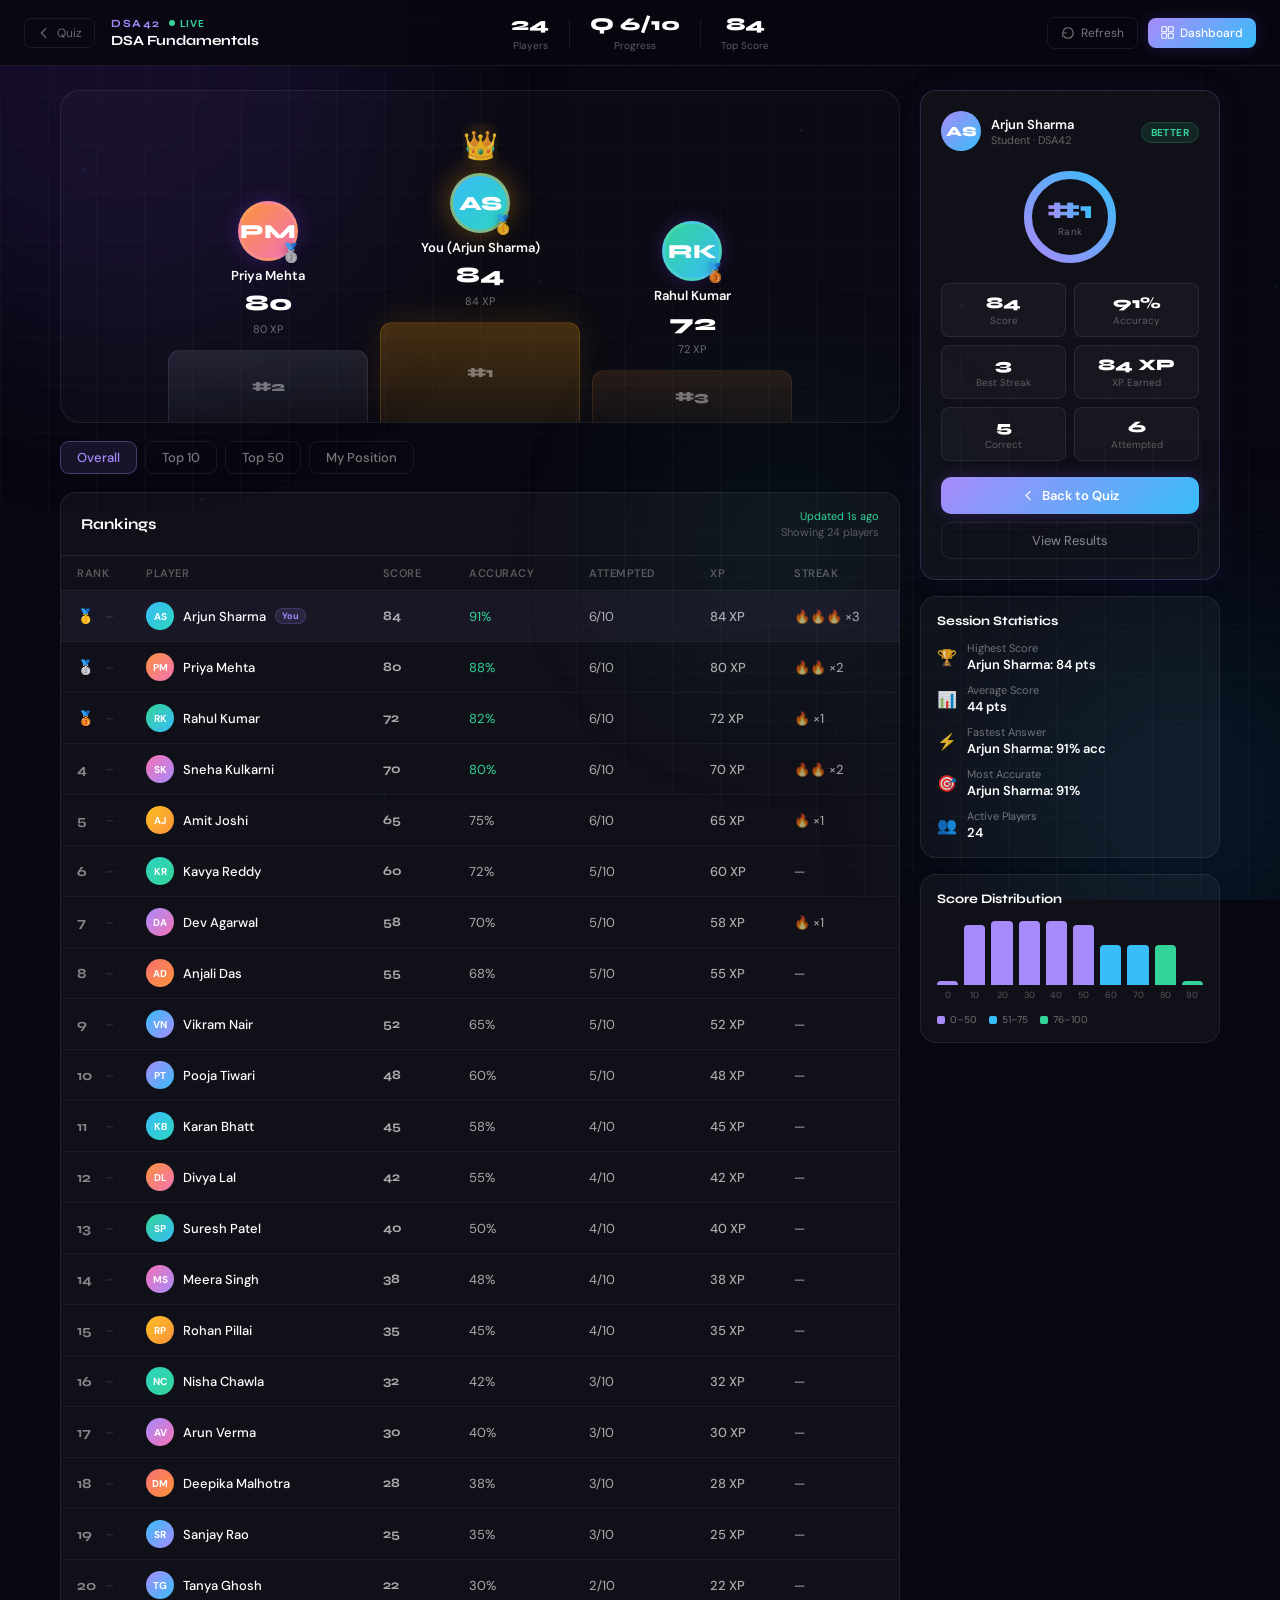
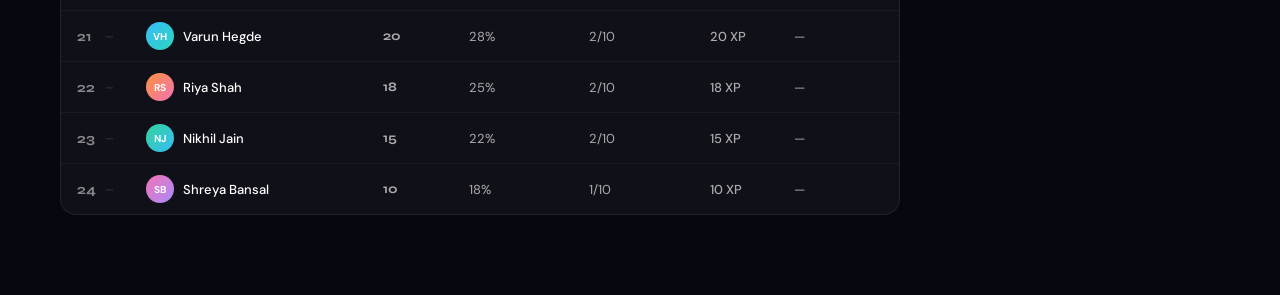
<file: leaderboard.html>
<!DOCTYPE html>
<html lang="en">
<head>
  <meta charset="UTF-8"/>
  <meta name="viewport" content="width=device-width, initial-scale=1.0"/>
  <meta name="description" content="Live Leaderboard – QuizHire"/>
  <title>Live Leaderboard – QuizHire</title>
  <link rel="preconnect" href="https://fonts.googleapis.com"/>
  <link rel="preconnect" href="https://fonts.gstatic.com" crossorigin/>
  <link href="https://fonts.googleapis.com/css2?family=Syne:wght@600;700;800&family=DM+Sans:wght@300;400;500&display=swap" rel="stylesheet"/>
  <link rel="stylesheet" href="css/leaderboard.css"/>
</head>
<body>

  <!-- ── BACKGROUND ────────────────────────────────── -->
  <div class="bg-scene" aria-hidden="true">
    <div class="orb orb-1"></div>
    <div class="orb orb-2"></div>
    <div class="orb orb-3"></div>
    <div class="grid-lines"></div>
    <canvas id="particlesCanvas" class="particles-canvas"></canvas>
  </div>

  <!-- ══════════════════════════════════════════════
       TOP HEADER
  ══════════════════════════════════════════════ -->
  <header class="lb-header">
    <div class="lbh-left">
      <a href="live-quiz.html" class="back-btn" aria-label="Back to quiz">
        <svg viewBox="0 0 16 16" fill="none" width="14" height="14" aria-hidden="true">
          <path d="M10 3L5 8l5 5" stroke="currentColor" stroke-width="1.5" stroke-linecap="round" stroke-linejoin="round"/>
        </svg>
        Quiz
      </a>
      <div class="lbh-quiz-info">
        <div class="lbh-room-row">
          <span class="lbh-room-code" id="headerRoomCode">DSA42</span>
          <div class="lbh-live-badge">
            <span class="live-dot" aria-hidden="true"></span>
            LIVE
          </div>
        </div>
        <h1 class="lbh-title" id="headerTitle">DSA Fundamentals</h1>
      </div>
    </div>

    <div class="lbh-center">
      <div class="lbh-stat">
        <span class="lbhs-val" id="totalParticipants">24</span>
        <span class="lbhs-lbl">Players</span>
      </div>
      <div class="lbh-stat-sep" aria-hidden="true"></div>
      <div class="lbh-stat">
        <span class="lbhs-val" id="headerQuestionNum">Q 6/10</span>
        <span class="lbhs-lbl">Progress</span>
      </div>
      <div class="lbh-stat-sep" aria-hidden="true"></div>
      <div class="lbh-stat">
        <span class="lbhs-val" id="headerTopScore">84</span>
        <span class="lbhs-lbl">Top Score</span>
      </div>
    </div>

    <div class="lbh-right">
      <button class="refresh-btn" id="refreshBtn" aria-label="Refresh leaderboard">
        <svg viewBox="0 0 16 16" fill="none" width="14" height="14" id="refreshIcon" aria-hidden="true">
          <path d="M2 8a6 6 0 1 1 1.5 4M2 12V8h4" stroke="currentColor" stroke-width="1.3" stroke-linecap="round" stroke-linejoin="round"/>
        </svg>
        Refresh
      </button>
      <a href="dashboard.html" class="btn-dashboard">
        <svg viewBox="0 0 16 16" fill="none" width="13" height="13" aria-hidden="true">
          <rect x="1" y="1" width="6" height="6" rx="1" stroke="currentColor" stroke-width="1.3"/>
          <rect x="9" y="1" width="6" height="6" rx="1" stroke="currentColor" stroke-width="1.3"/>
          <rect x="1" y="9" width="6" height="6" rx="1" stroke="currentColor" stroke-width="1.3"/>
          <rect x="9" y="9" width="6" height="6" rx="1" stroke="currentColor" stroke-width="1.3"/>
        </svg>
        Dashboard
      </a>
    </div>
  </header>

  <!-- ══════════════════════════════════════════════
       PAGE BODY
  ══════════════════════════════════════════════ -->
  <div class="lb-body">

    <!-- ── LEFT: Podium + Table ───────────────────── -->
    <div class="lb-main">

      <!-- ── TOP 3 PODIUM ───────────────────────── -->
      <div class="podium-section" id="podiumSection" aria-label="Top 3 players">
        <div class="podium-row">

          <!-- 2nd Place -->
          <div class="podium-item silver" id="podium2">
            <div class="podium-avatar-wrap">
              <div class="podium-avatar" id="p2Avatar">PM</div>
              <div class="podium-medal silver-medal" aria-label="2nd place">🥈</div>
            </div>
            <p class="podium-name"  id="p2Name">Priya M.</p>
            <p class="podium-score" id="p2Score">0</p>
            <p class="podium-xp"   id="p2XP">0 XP</p>
            <div class="podium-block silver-block">
              <span class="pb-rank">#2</span>
            </div>
          </div>

          <!-- 1st Place -->
          <div class="podium-item gold" id="podium1">
            <div class="crown-wrap" aria-hidden="true">
              <div class="crown">👑</div>
              <div class="crown-glow"></div>
            </div>
            <div class="podium-avatar-wrap">
              <div class="podium-avatar gold-avatar" id="p1Avatar">AS</div>
              <div class="podium-medal gold-medal" aria-label="1st place">🥇</div>
            </div>
            <p class="podium-name"  id="p1Name">Arjun S.</p>
            <p class="podium-score" id="p1Score">0</p>
            <p class="podium-xp"   id="p1XP">0 XP</p>
            <div class="podium-block gold-block">
              <span class="pb-rank">#1</span>
            </div>
          </div>

          <!-- 3rd Place -->
          <div class="podium-item bronze" id="podium3">
            <div class="podium-avatar-wrap">
              <div class="podium-avatar" id="p3Avatar">RK</div>
              <div class="podium-medal bronze-medal" aria-label="3rd place">🥉</div>
            </div>
            <p class="podium-name"  id="p3Name">Rahul K.</p>
            <p class="podium-score" id="p3Score">0</p>
            <p class="podium-xp"   id="p3XP">0 XP</p>
            <div class="podium-block bronze-block">
              <span class="pb-rank">#3</span>
            </div>
          </div>

        </div>
      </div>

      <!-- ── FILTERS ────────────────────────────── -->
      <div class="lb-filters" role="tablist" aria-label="Leaderboard filters">
        <button class="lb-filter active" data-filter="all"    role="tab" aria-selected="true">Overall</button>
        <button class="lb-filter"        data-filter="top10"  role="tab" aria-selected="false">Top 10</button>
        <button class="lb-filter"        data-filter="top50"  role="tab" aria-selected="false">Top 50</button>
        <button class="lb-filter"        data-filter="mine"   role="tab" aria-selected="false">My Position</button>
      </div>

      <!-- ── LEADERBOARD TABLE ──────────────────── -->
      <div class="lb-table-card">
        <div class="lb-table-header">
          <h2 class="lbt-title">Rankings</h2>
          <div class="lbt-meta">
            <span class="lbt-update" id="lastUpdated" aria-live="polite">Updated just now</span>
            <span class="lbt-count" id="showingCount">Showing 24 players</span>
          </div>
        </div>

        <div class="table-wrap">
          <table class="lb-table" id="lbTable" aria-label="Live leaderboard table">
            <thead>
              <tr>
                <th class="th-rank">Rank</th>
                <th class="th-player">Player</th>
                <th>Score</th>
                <th class="hide-sm">Accuracy</th>
                <th class="hide-sm">Attempted</th>
                <th class="hide-xs">XP</th>
                <th class="hide-xs">Streak</th>
              </tr>
            </thead>
            <tbody id="lbTableBody">
              <!-- Rendered by JS -->
            </tbody>
          </table>
        </div>
      </div>

    </div><!-- /lb-main -->

    <!-- ── RIGHT PANEL: User card + Stats ────────── -->
    <aside class="lb-sidebar" aria-label="Your performance and statistics">

      <!-- User Performance Card -->
      <div class="user-perf-card" id="userPerfCard">
        <div class="upc-header">
          <div class="upc-avatar" id="upcAvatar">AS</div>
          <div>
            <p class="upc-name"  id="upcName">Arjun Sharma</p>
            <p class="upc-role">Student · DSA42</p>
          </div>
          <div class="upc-level" id="upcLevel">
            <span class="upc-level-badge better" id="upcLevelBadge">BETTER</span>
          </div>
        </div>

        <!-- Rank ring -->
        <div class="upc-rank-ring">
          <svg viewBox="0 0 100 100" width="100" height="100" aria-hidden="true">
            <circle cx="50" cy="50" r="42" fill="none" stroke="rgba(255,255,255,0.05)" stroke-width="8"/>
            <circle cx="50" cy="50" r="42" fill="none" stroke="url(#upcGrad)" stroke-width="8"
                    stroke-dasharray="263.9" id="upcRingArc"
                    stroke-linecap="round" transform="rotate(-90 50 50)"/>
            <defs><linearGradient id="upcGrad" x1="0" y1="0" x2="1" y2="1">
              <stop offset="0%" stop-color="#a78bfa"/>
              <stop offset="100%" stop-color="#38bdf8"/>
            </linearGradient></defs>
          </svg>
          <div class="upc-ring-inner">
            <span class="upc-rank-num" id="upcRankNum">#1</span>
            <span class="upc-rank-lbl">Rank</span>
          </div>
        </div>

        <!-- Stats grid -->
        <div class="upc-stats">
          <div class="upc-stat">
            <span class="upcs-val" id="upcScore">0</span>
            <span class="upcs-lbl">Score</span>
          </div>
          <div class="upc-stat">
            <span class="upcs-val" id="upcAccuracy">0%</span>
            <span class="upcs-lbl">Accuracy</span>
          </div>
          <div class="upc-stat">
            <span class="upcs-val" id="upcStreak">0</span>
            <span class="upcs-lbl">Best Streak</span>
          </div>
          <div class="upc-stat">
            <span class="upcs-val" id="upcXP">0 XP</span>
            <span class="upcs-lbl">XP Earned</span>
          </div>
          <div class="upc-stat">
            <span class="upcs-val" id="upcCorrect">0</span>
            <span class="upcs-lbl">Correct</span>
          </div>
          <div class="upc-stat">
            <span class="upcs-val" id="upcAttempted">0</span>
            <span class="upcs-lbl">Attempted</span>
          </div>
        </div>

        <!-- Navigation -->
        <div class="upc-actions">
          <a href="live-quiz.html" class="upc-btn-primary">
            <svg viewBox="0 0 16 16" fill="none" width="13" height="13" aria-hidden="true">
              <path d="M10 3L5 8l5 5" stroke="currentColor" stroke-width="1.5" stroke-linecap="round"/>
            </svg>
            Back to Quiz
          </a>
          <a href="dashboard.html" class="upc-btn-secondary">View Results</a>
        </div>
      </div>

      <!-- Statistics Panel -->
      <div class="stats-panel">
        <h3 class="sp-title">Session Statistics</h3>
        <ul class="sp-list">
          <li class="sp-item">
            <span class="sp-icon" aria-hidden="true">🏆</span>
            <div class="sp-info">
              <p class="sp-label">Highest Score</p>
              <p class="sp-val" id="statHighest">—</p>
            </div>
          </li>
          <li class="sp-item">
            <span class="sp-icon" aria-hidden="true">📊</span>
            <div class="sp-info">
              <p class="sp-label">Average Score</p>
              <p class="sp-val" id="statAverage">—</p>
            </div>
          </li>
          <li class="sp-item">
            <span class="sp-icon" aria-hidden="true">⚡</span>
            <div class="sp-info">
              <p class="sp-label">Fastest Answer</p>
              <p class="sp-val" id="statFastest">—</p>
            </div>
          </li>
          <li class="sp-item">
            <span class="sp-icon" aria-hidden="true">🎯</span>
            <div class="sp-info">
              <p class="sp-label">Most Accurate</p>
              <p class="sp-val" id="statAccurate">—</p>
            </div>
          </li>
          <li class="sp-item">
            <span class="sp-icon" aria-hidden="true">👥</span>
            <div class="sp-info">
              <p class="sp-label">Active Players</p>
              <p class="sp-val" id="statActive">24</p>
            </div>
          </li>
        </ul>
      </div>

      <!-- Mini SVG bar chart -->
      <div class="score-dist-card">
        <h3 class="sdc-title">Score Distribution</h3>
        <div class="score-dist-bars" id="scoreDistBars" aria-label="Score distribution chart">
          <!-- Rendered by JS -->
        </div>
        <div class="sdc-legend">
          <span class="sdcl-item"><span class="sdcl-dot" style="background:#a78bfa"></span>0–50</span>
          <span class="sdcl-item"><span class="sdcl-dot" style="background:#38bdf8"></span>51–75</span>
          <span class="sdcl-item"><span class="sdcl-dot" style="background:#34d399"></span>76–100</span>
        </div>
      </div>

    </aside>

  </div><!-- /lb-body -->

  <!-- ── RANK CHANGE POPUP ──────────────────────── -->
  <div class="rank-popup" id="rankPopup" role="status" aria-live="polite" hidden>
    <span id="rankPopupText">🎉 You moved to Rank #1!</span>
  </div>

  <!-- ── TOAST CONTAINER ───────────────────────── -->
  <div class="toast-container" id="toastContainer" aria-live="polite"></div>

  <script src="js/leaderboard.js"></script>
</body>
</html>
</file>
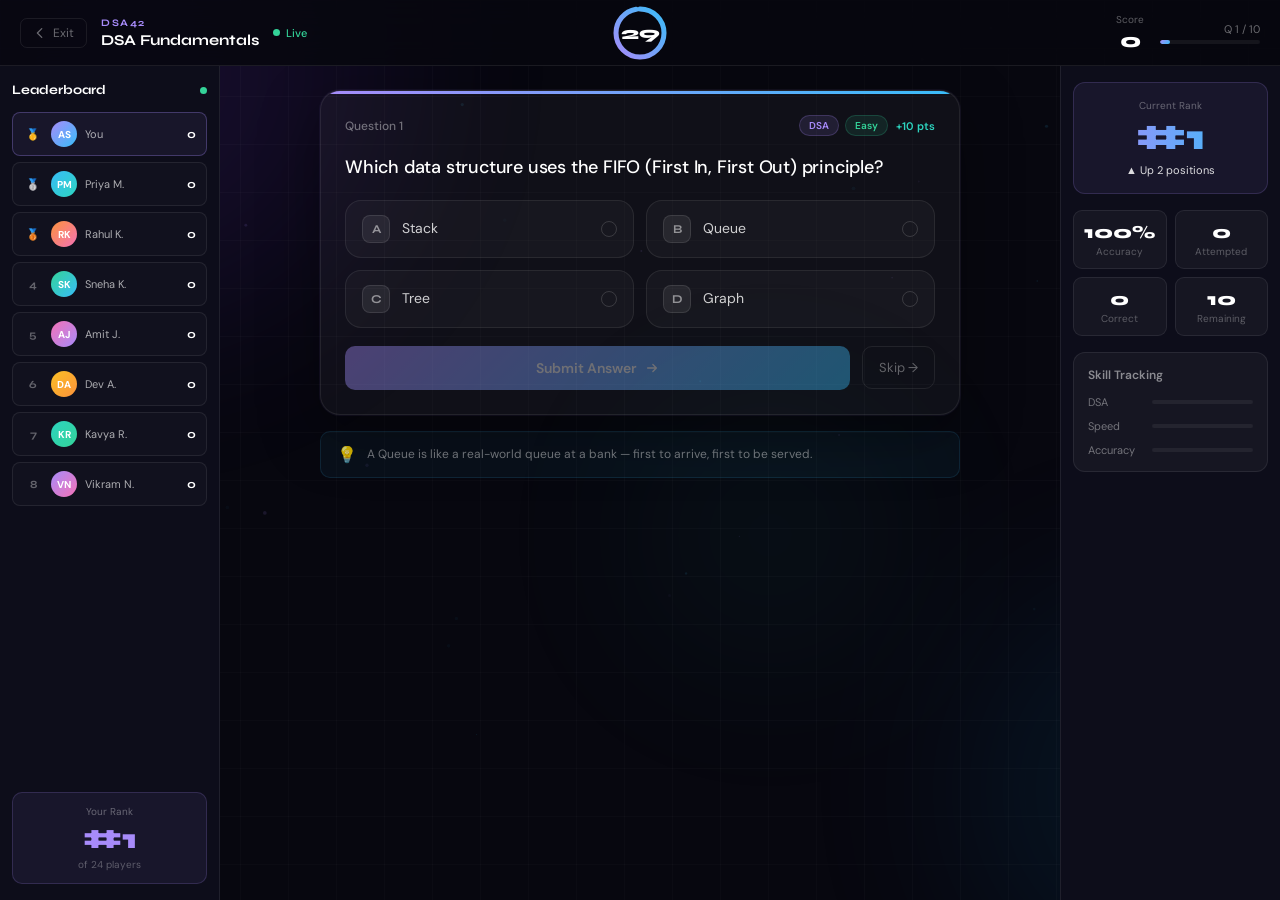
<file: live-quiz.html>
<!DOCTYPE html>
<html lang="en">
<head>
  <meta charset="UTF-8"/>
  <meta name="viewport" content="width=device-width, initial-scale=1.0"/>
  <meta name="description" content="Live Quiz Session – QuizHire"/>
  <title>Live Quiz – QuizHire</title>
  <link rel="preconnect" href="https://fonts.googleapis.com"/>
  <link rel="preconnect" href="https://fonts.gstatic.com" crossorigin/>
  <link href="https://fonts.googleapis.com/css2?family=Syne:wght@600;700;800&family=DM+Sans:wght@300;400;500&family=JetBrains+Mono:wght@400;500&display=swap" rel="stylesheet"/>
  <link rel="stylesheet" href="css/live-quiz.css"/>
</head>
<body>

  <!-- ── FLOATING PARTICLES BACKGROUND ────────────── -->
  <div class="bg-scene" aria-hidden="true">
    <div class="orb orb-1"></div>
    <div class="orb orb-2"></div>
    <div class="orb orb-3"></div>
    <div class="grid-lines"></div>
    <canvas class="particles-canvas" id="particlesCanvas"></canvas>
  </div>

  <!-- ══════════════════════════════════════════════
       TOP HEADER BAR
  ══════════════════════════════════════════════ -->
  <header class="quiz-header" id="quizHeader">
    <!-- Left: Quiz info -->
    <div class="qh-left">
      <button class="qh-exit-btn" id="exitBtn" aria-label="Exit quiz">
        <svg viewBox="0 0 16 16" fill="none" width="14" height="14" aria-hidden="true">
          <path d="M10 3L5 8l5 5" stroke="currentColor" stroke-width="1.5" stroke-linecap="round" stroke-linejoin="round"/>
        </svg>
        Exit
      </button>
      <div class="qh-quiz-info">
        <span class="qh-room-code" id="headerRoomCode">DSA42</span>
        <h1 class="qh-title" id="headerTitle">DSA Fundamentals</h1>
      </div>
      <div class="qh-connection">
        <span class="conn-dot" aria-hidden="true"></span>
        <span class="conn-label" id="connLabel">Live</span>
      </div>
    </div>

    <!-- Center: Timer -->
    <div class="qh-center">
      <div class="header-timer" id="headerTimer" role="timer" aria-label="Time remaining" aria-live="polite">
        <svg class="timer-svg" viewBox="0 0 60 60" width="60" height="60" aria-hidden="true">
          <circle class="timer-track" cx="30" cy="30" r="24"/>
          <circle class="timer-arc"   cx="30" cy="30" r="24" id="timerArc"
                  stroke-dasharray="150.8" stroke-dashoffset="0" transform="rotate(-90 30 30)"/>
        </svg>
        <div class="timer-inner">
          <span class="timer-num" id="timerNum">30</span>
        </div>
      </div>
    </div>

    <!-- Right: Score + Progress -->
    <div class="qh-right">
      <div class="qh-score-block">
        <span class="qhs-label">Score</span>
        <span class="qhs-val" id="headerScore">0</span>
      </div>
      <div class="qh-progress-block">
        <span class="qhp-label" id="questionProgress">Q 1 / 10</span>
        <div class="qhp-bar">
          <div class="qhp-fill" id="progressFill" style="width:10%"></div>
        </div>
      </div>
      <div class="qh-streak" id="streakBadge" hidden>
        <span class="streak-icon">🔥</span>
        <span class="streak-count" id="streakCount">×2</span>
      </div>
    </div>
  </header>

  <!-- ══════════════════════════════════════════════
       MAIN LAYOUT
  ══════════════════════════════════════════════ -->
  <div class="quiz-layout">

    <!-- ── LEFT SIDEBAR: Live leaderboard ────────── -->
    <aside class="left-sidebar" id="leftSidebar" aria-label="Live leaderboard">
      <div class="ls-header">
        <h2 class="ls-title">Leaderboard</h2>
        <span class="ls-live-dot" aria-hidden="true"></span>
      </div>
      <ul class="lb-list" id="lbList" aria-label="Live rankings">
        <!-- Populated by JS -->
      </ul>
      <div class="ls-you-rank">
        <p class="lsy-label">Your Rank</p>
        <p class="lsy-rank" id="yourRankDisplay">#2</p>
        <p class="lsy-of" id="totalPlayersDisplay">of 24 players</p>
      </div>
    </aside>

    <!-- ── MAIN QUIZ AREA ─────────────────────────── -->
    <main class="quiz-main" id="quizMain">

      <!-- Question card -->
      <div class="question-card" id="questionCard">

        <!-- Card meta row -->
        <div class="qc-meta">
          <span class="qc-number" id="questionNumber">Question 1</span>
          <div class="qc-badges">
            <span class="qc-cat-badge" id="qCategoryBadge">DSA</span>
            <span class="qc-diff-badge" id="qDiffBadge">Medium</span>
          </div>
          <span class="qc-points" id="qPoints">+10 pts</span>
        </div>

        <!-- XP gain popup -->
        <div class="xp-popup" id="xpPopup" aria-live="polite" hidden>+10 XP</div>

        <!-- Question text -->
        <p class="question-text" id="questionText">
          Which data structure uses the FIFO (First In, First Out) principle?
        </p>

        <!-- Optional code block -->
        <div class="code-block" id="codeBlock" hidden>
          <div class="cb-header">
            <span class="cb-lang" id="codeLang">JavaScript</span>
            <button class="cb-copy" id="copyCode" aria-label="Copy code">Copy</button>
          </div>
          <pre class="cb-code" id="codeContent"></pre>
        </div>

        <!-- Answer options -->
        <div class="options-grid" id="optionsGrid" role="radiogroup" aria-label="Answer options">
          <button class="option-btn" id="opt0" data-index="0" role="radio" aria-checked="false">
            <span class="opt-label">A</span>
            <span class="opt-text" id="opt0-text">Stack</span>
            <span class="opt-indicator" aria-hidden="true"></span>
          </button>
          <button class="option-btn" id="opt1" data-index="1" role="radio" aria-checked="false">
            <span class="opt-label">B</span>
            <span class="opt-text" id="opt1-text">Queue</span>
            <span class="opt-indicator" aria-hidden="true"></span>
          </button>
          <button class="option-btn" id="opt2" data-index="2" role="radio" aria-checked="false">
            <span class="opt-label">C</span>
            <span class="opt-text" id="opt2-text">Tree</span>
            <span class="opt-indicator" aria-hidden="true"></span>
          </button>
          <button class="option-btn" id="opt3" data-index="3" role="radio" aria-checked="false">
            <span class="opt-label">D</span>
            <span class="opt-text" id="opt3-text">Graph</span>
            <span class="opt-indicator" aria-hidden="true"></span>
          </button>
        </div>

        <!-- Submit / next controls -->
        <div class="qc-controls">
          <button class="btn-submit-answer" id="submitAnswerBtn" disabled aria-label="Submit answer">
            Submit Answer
            <svg viewBox="0 0 16 16" fill="none" width="14" height="14" aria-hidden="true">
              <path d="M3 8h10M9 4l4 4-4 4" stroke="currentColor" stroke-width="1.5" stroke-linecap="round" stroke-linejoin="round"/>
            </svg>
          </button>
          <button class="btn-skip" id="skipBtn" aria-label="Skip question">Skip →</button>
        </div>

        <!-- Answer feedback bar -->
        <div class="answer-feedback" id="answerFeedback" hidden>
          <div class="af-icon" id="afIcon" aria-hidden="true">✓</div>
          <div class="af-text">
            <p class="af-title" id="afTitle">Correct!</p>
            <p class="af-sub" id="afSub">The correct answer is Queue.</p>
          </div>
          <div class="af-score" id="afScore">+10 pts</div>
        </div>

      </div><!-- /question-card -->

      <!-- Bottom motivational tip -->
      <div class="motivational-tip" id="motivationalTip">
        <span class="mt-icon" aria-hidden="true">💡</span>
        <p class="mt-text" id="mtText">Tip: A Queue follows FIFO — like a real-world line at a counter.</p>
      </div>

    </main><!-- /quiz-main -->

    <!-- ── RIGHT SIDEBAR: Stats ───────────────────── -->
    <aside class="right-sidebar" id="rightSidebar" aria-label="Quiz statistics">

      <!-- Rank card -->
      <div class="rs-rank-card">
        <p class="rsr-label">Current Rank</p>
        <div class="rsr-rank" id="rsRank">#2</div>
        <p class="rsr-change" id="rsRankChange">▲ Up 2 positions</p>
      </div>

      <!-- Stats grid -->
      <div class="rs-stats-grid">
        <div class="rss-item">
          <span class="rss-val" id="statAccuracy">100%</span>
          <span class="rss-lbl">Accuracy</span>
        </div>
        <div class="rss-item">
          <span class="rss-val" id="statAttempted">0</span>
          <span class="rss-lbl">Attempted</span>
        </div>
        <div class="rss-item">
          <span class="rss-val" id="statCorrect">0</span>
          <span class="rss-lbl">Correct</span>
        </div>
        <div class="rss-item">
          <span class="rss-val" id="statRemaining">10</span>
          <span class="rss-lbl">Remaining</span>
        </div>
      </div>

      <!-- Skill mini tracker -->
      <div class="rs-skill-tracker">
        <p class="rst-title">Skill Tracking</p>
        <div class="rst-bars">
          <div class="rst-row">
            <span class="rst-lbl">DSA</span>
            <div class="rst-track"><div class="rst-fill" id="skillDSA" style="width:0%"></div></div>
          </div>
          <div class="rst-row">
            <span class="rst-lbl">Speed</span>
            <div class="rst-track"><div class="rst-fill" id="skillSpeed" style="width:0%"></div></div>
          </div>
          <div class="rst-row">
            <span class="rst-lbl">Accuracy</span>
            <div class="rst-track"><div class="rst-fill" id="skillAccuracy" style="width:0%"></div></div>
          </div>
        </div>
      </div>

      <!-- Mobile sidebar toggle -->
      <button class="rs-toggle" id="rsToggle" aria-label="Toggle stats sidebar">Stats</button>

    </aside><!-- /right-sidebar -->

  </div><!-- /quiz-layout -->

  <!-- ══════════════════════════════════════════════
       QUIZ COMPLETED OVERLAY
  ══════════════════════════════════════════════ -->
  <div class="quiz-completed-overlay" id="quizCompletedOverlay" hidden role="dialog" aria-modal="true" aria-label="Quiz completed">

    <!-- Confetti canvas -->
    <canvas class="confetti-canvas" id="confettiCanvas" aria-hidden="true"></canvas>

    <div class="qco-card">

      <!-- Trophy icon -->
      <div class="qco-trophy" aria-hidden="true">
        <div class="trophy-rings">
          <div class="trophy-ring tr1"></div>
          <div class="trophy-ring tr2"></div>
        </div>
        <div class="trophy-icon" id="trophyIcon">🏆</div>
      </div>

      <h2 class="qco-title">Quiz Completed!</h2>
      <p class="qco-subtitle" id="qcoSubtitle">DSA Fundamentals · Room DSA42</p>

      <!-- Final score animation -->
      <div class="qco-score-ring">
        <svg viewBox="0 0 120 120" width="120" height="120" aria-hidden="true">
          <circle cx="60" cy="60" r="50" fill="none" stroke="rgba(255,255,255,0.05)" stroke-width="10"/>
          <circle cx="60" cy="60" r="50" fill="none" stroke="url(#scorelg)" stroke-width="10"
                  stroke-dasharray="314.2" id="scoreArc"
                  stroke-linecap="round" transform="rotate(-90 60 60)"/>
          <defs><linearGradient id="scorelg" x1="0" y1="0" x2="1" y2="1">
            <stop offset="0%" stop-color="#a78bfa"/><stop offset="100%" stop-color="#34d399"/>
          </linearGradient></defs>
        </svg>
        <div class="qco-score-inner">
          <span class="qco-final-score" id="finalScore">0</span>
          <span class="qco-score-max" id="finalMax">/ 100</span>
        </div>
      </div>

      <!-- Stats row -->
      <div class="qco-stats-row">
        <div class="qco-stat"><span class="qcos-val" id="endRank">#2</span><span class="qcos-lbl">Rank</span></div>
        <div class="qco-stat-sep" aria-hidden="true"></div>
        <div class="qco-stat"><span class="qcos-val" id="endAccuracy">100%</span><span class="qcos-lbl">Accuracy</span></div>
        <div class="qco-stat-sep" aria-hidden="true"></div>
        <div class="qco-stat"><span class="qcos-val" id="endCorrect">0/10</span><span class="qcos-lbl">Correct</span></div>
        <div class="qco-stat-sep" aria-hidden="true"></div>
        <div class="qco-stat"><span class="qcos-val" id="endTime">0s</span><span class="qcos-lbl">Avg Time</span></div>
      </div>

      <!-- Performance level -->
      <div class="qco-level-banner" id="qcoLevelBanner">
        <span class="qlb-icon" id="qlbIcon">🏆</span>
        <div>
          <p class="qlb-title" id="qlbTitle">BETTER Performance</p>
          <p class="qlb-sub" id="qlbSub">Eligible for all companies including Google, Microsoft & Amazon!</p>
        </div>
      </div>

      <!-- Action buttons -->
      <div class="qco-actions">
        <a href="leaderboard.html" class="qco-btn-primary">
          <svg viewBox="0 0 16 16" fill="none" width="14" height="14" aria-hidden="true">
            <path d="M2 12l3-5 3 2 3-6 3 9" stroke="currentColor" stroke-width="1.3" stroke-linecap="round" stroke-linejoin="round"/>
          </svg>
          View Results
        </a>
        <button class="qco-btn-secondary" id="retryBtn">
          <svg viewBox="0 0 16 16" fill="none" width="14" height="14" aria-hidden="true">
            <path d="M2 8a6 6 0 1 1 1.5 4M2 12V8h4" stroke="currentColor" stroke-width="1.3" stroke-linecap="round" stroke-linejoin="round"/>
          </svg>
          Retry Quiz
        </button>
        <a href="dashboard.html" class="qco-btn-ghost">Back to Dashboard</a>
      </div>

    </div>
  </div><!-- /quiz-completed-overlay -->

  <!-- ══════════════════════════════════════════════
       EXIT CONFIRMATION MODAL
  ══════════════════════════════════════════════ -->
  <div class="modal-overlay" id="exitModal" hidden role="dialog" aria-modal="true" aria-label="Confirm exit">
    <div class="exit-modal-card">
      <div class="emc-icon" aria-hidden="true">⚠️</div>
      <h3 class="emc-title">Exit Quiz?</h3>
      <p class="emc-sub">Your progress will be lost if you leave now. Are you sure?</p>
      <div class="emc-actions">
        <button class="emc-btn-cancel" id="exitCancelBtn">Continue Quiz</button>
        <a href="dashboard.html" class="emc-btn-exit">Yes, Exit</a>
      </div>
    </div>
  </div>

  <!-- ══════════════════════════════════════════════
       FLOATING TOAST CONTAINER
  ══════════════════════════════════════════════ -->
  <div class="toast-container" id="toastContainer" aria-live="polite" aria-label="Notifications"></div>

  <!-- Rank change popup -->
  <div class="rank-popup" id="rankPopup" aria-live="assertive" hidden>
    <span id="rankPopupText">🎉 You moved to Rank #2!</span>
  </div>

  <script src="js/live-quiz.js"></script>
</body>
</html>
</file>
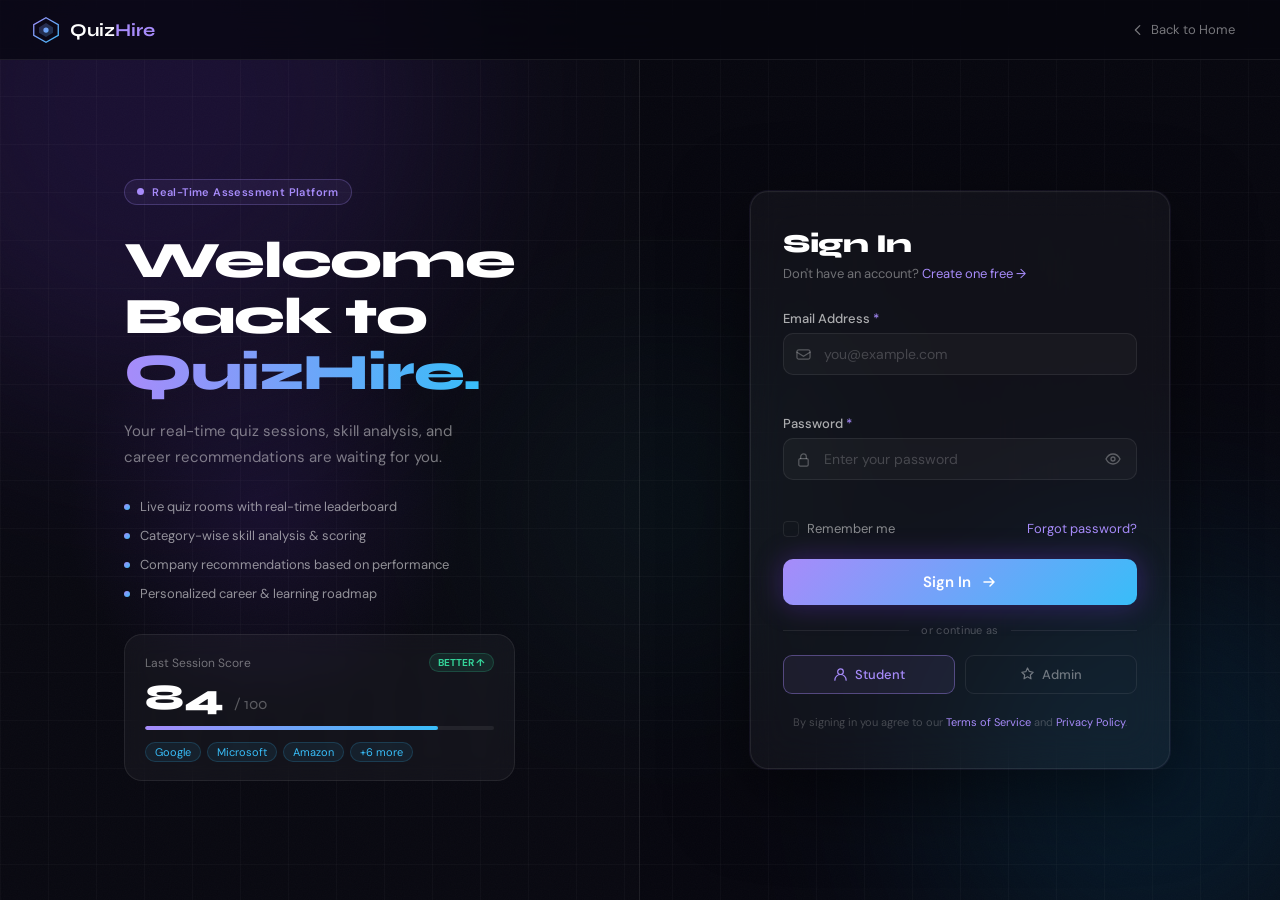
<file: login.html>
<!DOCTYPE html>
<html lang="en">
<head>
  <meta charset="UTF-8" />
  <meta name="viewport" content="width=device-width, initial-scale=1.0"/>
  <meta name="description" content="Login to QuizHire – Real-Time Quiz & Skill Recommendation Platform"/>
  <title>Login – QuizHire</title>

  <!-- Fonts: Syne (headings) + DM Sans (body) — matches landing page -->
  <link rel="preconnect" href="https://fonts.googleapis.com"/>
  <link rel="preconnect" href="https://fonts.gstatic.com" crossorigin/>
  <link href="https://fonts.googleapis.com/css2?family=Syne:wght@600;700;800&family=DM+Sans:ital,wght@0,300;0,400;0,500;1,400&display=swap" rel="stylesheet"/>

  <link rel="stylesheet" href="css/login.css"/>
</head>
<body>

  <!-- =========================================
       ANIMATED BACKGROUND — same as landing
  ========================================= -->
  <div class="bg-scene" aria-hidden="true">
    <div class="orb orb-1"></div>
    <div class="orb orb-2"></div>
    <div class="orb orb-3"></div>
    <div class="grid-lines"></div>
    <div class="noise-overlay"></div>
  </div>

  <!-- =========================================
       TOP NAVBAR (minimal — branding + back)
  ========================================= -->
  <header class="top-bar">
    <a href="index.html" class="logo" aria-label="Back to QuizHire Home">
      <div class="logo-icon" aria-hidden="true">
        <svg viewBox="0 0 32 32" fill="none">
          <polygon points="16,2 30,10 30,22 16,30 2,22 2,10"
                   stroke="url(#lg)" stroke-width="1.5" fill="none"/>
          <polygon points="16,8 24,13 24,19 16,24 8,19 8,13"
                   fill="url(#lg)" opacity="0.25"/>
          <circle cx="16" cy="16" r="3" fill="url(#lg)"/>
          <defs>
            <linearGradient id="lg" x1="0" y1="0" x2="32" y2="32" gradientUnits="userSpaceOnUse">
              <stop offset="0%" stop-color="#a78bfa"/>
              <stop offset="100%" stop-color="#38bdf8"/>
            </linearGradient>
          </defs>
        </svg>
      </div>
      <span class="logo-text">Quiz<span class="logo-accent">Hire</span></span>
    </a>

    <a href="index.html" class="back-link" aria-label="Back to home">
      <svg viewBox="0 0 16 16" fill="none" width="14" height="14" aria-hidden="true">
        <path d="M10 3L5 8l5 5" stroke="currentColor" stroke-width="1.5"
              stroke-linecap="round" stroke-linejoin="round"/>
      </svg>
      Back to Home
    </a>
  </header>

  <!-- =========================================
       MAIN — TWO COLUMN LAYOUT
       Left: Branding panel | Right: Login card
  ========================================= -->
  <main class="page-main">

    <!-- LEFT PANEL: Branding & info -->
    <section class="brand-panel" aria-label="Platform info">
      <div class="brand-content">

        <div class="brand-badge">
          <span class="badge-dot" aria-hidden="true"></span>
          Real-Time Assessment Platform
        </div>

        <h1 class="brand-heading">
          Welcome<br/>
          Back to<br/>
          <span class="grad-text">QuizHire.</span>
        </h1>

        <p class="brand-sub">
          Your real-time quiz sessions, skill analysis, and career
          recommendations are waiting for you.
        </p>

        <!-- Feature list -->
        <ul class="brand-features" aria-label="Platform features">
          <li class="brand-feat">
            <span class="feat-dot" aria-hidden="true"></span>
            Live quiz rooms with real-time leaderboard
          </li>
          <li class="brand-feat">
            <span class="feat-dot" aria-hidden="true"></span>
            Category-wise skill analysis &amp; scoring
          </li>
          <li class="brand-feat">
            <span class="feat-dot" aria-hidden="true"></span>
            Company recommendations based on performance
          </li>
          <li class="brand-feat">
            <span class="feat-dot" aria-hidden="true"></span>
            Personalized career &amp; learning roadmap
          </li>
        </ul>

        <!-- Performance preview card -->
        <div class="mini-card" aria-hidden="true">
          <div class="mc-row">
            <span class="mc-label">Last Session Score</span>
            <span class="mc-badge">BETTER ↑</span>
          </div>
          <div class="mc-score">84 <span class="mc-max">/ 100</span></div>
          <div class="mc-bar-wrap">
            <div class="mc-bar" style="width:84%"></div>
          </div>
          <div class="mc-companies">
            <span class="mc-co">Google</span>
            <span class="mc-co">Microsoft</span>
            <span class="mc-co">Amazon</span>
            <span class="mc-co">+6 more</span>
          </div>
        </div>

      </div>
    </section>

    <!-- RIGHT PANEL: Login form card -->
    <section class="form-panel" aria-label="Login form">
      <div class="login-card">

        <!-- Card header -->
        <div class="card-head">
          <h2 class="card-title">Sign In</h2>
          <p class="card-sub">
            Don't have an account?
            <a href="signup.html" class="inline-link">Create one free →</a>
          </p>
        </div>

        <!-- ─ LOGIN FORM ─ -->
        <form class="login-form" id="loginForm" novalidate aria-label="Login">

          <!-- Global error message -->
          <div class="form-error-banner" id="globalError" role="alert" aria-live="polite" hidden>
            <svg viewBox="0 0 16 16" fill="none" width="14" height="14" aria-hidden="true">
              <circle cx="8" cy="8" r="7" stroke="currentColor" stroke-width="1.3"/>
              <path d="M8 4.5v4M8 11v.5" stroke="currentColor" stroke-width="1.3" stroke-linecap="round"/>
            </svg>
            <span id="globalErrorText">Invalid email or password.</span>
          </div>

          <!-- ── Email field ── -->
          <div class="field-group" id="emailGroup">
            <label class="field-label" for="email">
              Email Address
              <span class="required" aria-hidden="true">*</span>
            </label>
            <div class="input-wrap">
              <span class="input-icon" aria-hidden="true">
                <svg viewBox="0 0 16 16" fill="none" width="15" height="15">
                  <rect x="1" y="3" width="14" height="10" rx="2" stroke="currentColor" stroke-width="1.3"/>
                  <path d="M1 5.5l7 4.5 7-4.5" stroke="currentColor" stroke-width="1.3" stroke-linecap="round"/>
                </svg>
              </span>
              <input
                type="email"
                id="email"
                name="email"
                class="field-input"
                placeholder="you@example.com"
                autocomplete="email"
                required
                aria-required="true"
                aria-describedby="emailError"
              />
            </div>
            <p class="field-error" id="emailError" role="alert" aria-live="polite"></p>
          </div>

          <!-- ── Password field ── -->
          <div class="field-group" id="passwordGroup">
            <label class="field-label" for="password">
              Password
              <span class="required" aria-hidden="true">*</span>
            </label>
            <div class="input-wrap">
              <span class="input-icon" aria-hidden="true">
                <svg viewBox="0 0 16 16" fill="none" width="15" height="15">
                  <rect x="3" y="7" width="10" height="8" rx="1.5" stroke="currentColor" stroke-width="1.3"/>
                  <path d="M5 7V5a3 3 0 016 0v2" stroke="currentColor" stroke-width="1.3" stroke-linecap="round"/>
                </svg>
              </span>
              <input
                type="password"
                id="password"
                name="password"
                class="field-input"
                placeholder="Enter your password"
                autocomplete="current-password"
                required
                aria-required="true"
                aria-describedby="passwordError"
              />
              <!-- Show / Hide toggle -->
              <button
                type="button"
                class="toggle-password"
                id="togglePassword"
                aria-label="Show password"
                aria-controls="password"
                tabindex="0"
              >
                <!-- Eye icon (shown when password hidden) -->
                <svg class="eye-show" viewBox="0 0 16 16" fill="none" width="16" height="16" aria-hidden="true">
                  <path d="M1 8s2.5-5 7-5 7 5 7 5-2.5 5-7 5-7-5-7-5z" stroke="currentColor" stroke-width="1.3"/>
                  <circle cx="8" cy="8" r="2" stroke="currentColor" stroke-width="1.3"/>
                </svg>
                <!-- Eye-off icon (shown when password visible) -->
                <svg class="eye-hide" viewBox="0 0 16 16" fill="none" width="16" height="16" aria-hidden="true" style="display:none">
                  <path d="M2 2l12 12M6.5 6.6A2 2 0 0010 10M4 4.6C2.4 5.9 1 8 1 8s2.5 5 7 5c1.4 0 2.7-.4 3.8-1M7 3.1C7.3 3 7.7 3 8 3c4.5 0 7 5 7 5s-.7 1.4-2 2.7" stroke="currentColor" stroke-width="1.3" stroke-linecap="round"/>
                </svg>
              </button>
            </div>
            <p class="field-error" id="passwordError" role="alert" aria-live="polite"></p>
          </div>

          <!-- ── Remember me + Forgot password ── -->
          <div class="form-row">
            <label class="checkbox-label" for="rememberMe">
              <input
                type="checkbox"
                id="rememberMe"
                name="rememberMe"
                class="checkbox-input"
              />
              <span class="checkbox-custom" aria-hidden="true"></span>
              Remember me
            </label>
            <a href="#" class="forgot-link" id="forgotLink">Forgot password?</a>
          </div>

          <!-- ── Submit Button ── -->
          <button type="submit" class="btn-submit" id="submitBtn" aria-label="Sign in to QuizHire">
            <span class="btn-label" id="btnLabel">Sign In</span>
            <span class="btn-spinner" id="btnSpinner" aria-hidden="true" hidden></span>
            <svg class="btn-arrow" viewBox="0 0 16 16" fill="none" width="16" height="16" aria-hidden="true">
              <path d="M3 8h10M9 4l4 4-4 4" stroke="currentColor" stroke-width="1.5" stroke-linecap="round" stroke-linejoin="round"/>
            </svg>
          </button>

          <!-- Divider -->
          <div class="divider" aria-hidden="true">
            <span class="divider-line"></span>
            <span class="divider-text">or continue as</span>
            <span class="divider-line"></span>
          </div>

          <!-- Role selector (Student / Admin) -->
          <div class="role-selector" role="group" aria-label="Select your role">
            <button type="button" class="role-btn active" data-role="student" aria-pressed="true">
              <svg viewBox="0 0 16 16" fill="none" width="15" height="15" aria-hidden="true">
                <circle cx="8" cy="5" r="3" stroke="currentColor" stroke-width="1.3"/>
                <path d="M2 14c0-3.3 2.7-6 6-6s6 2.7 6 6" stroke="currentColor" stroke-width="1.3" stroke-linecap="round"/>
              </svg>
              Student
            </button>
            <button type="button" class="role-btn" data-role="admin" aria-pressed="false">
              <svg viewBox="0 0 16 16" fill="none" width="15" height="15" aria-hidden="true">
                <path d="M8 1l1.8 3.6L14 5.6l-3 2.9.7 4.1L8 10.5l-3.7 2.1.7-4.1-3-2.9 4.2-.6L8 1z" stroke="currentColor" stroke-width="1.3" stroke-linejoin="round"/>
              </svg>
              Admin
            </button>
          </div>

        </form>

        <!-- Card footer -->
        <p class="card-footer-note">
          By signing in you agree to our
          <a href="#" class="inline-link">Terms of Service</a>
          and
          <a href="#" class="inline-link">Privacy Policy</a>.
        </p>

      </div><!-- /.login-card -->
    </section>

  </main>

  <!-- =========================================
       FORGOT PASSWORD MODAL
  ========================================= -->
  <div class="modal-overlay" id="forgotModal" role="dialog" aria-modal="true"
       aria-label="Forgot password" aria-hidden="true" hidden>
    <div class="modal-card">
      <button class="modal-close" id="modalClose" aria-label="Close modal">
        <svg viewBox="0 0 16 16" fill="none" width="16" height="16" aria-hidden="true">
          <path d="M3 3l10 10M13 3L3 13" stroke="currentColor" stroke-width="1.5" stroke-linecap="round"/>
        </svg>
      </button>
      <div class="modal-icon" aria-hidden="true">
        <svg viewBox="0 0 24 24" fill="none" width="28" height="28">
          <rect x="4" y="11" width="16" height="11" rx="2" stroke="url(#mlg)" stroke-width="1.5"/>
          <path d="M8 11V7a4 4 0 018 0v4" stroke="url(#mlg)" stroke-width="1.5" stroke-linecap="round"/>
          <defs>
            <linearGradient id="mlg" x1="0" y1="0" x2="24" y2="24" gradientUnits="userSpaceOnUse">
              <stop offset="0%" stop-color="#a78bfa"/>
              <stop offset="100%" stop-color="#38bdf8"/>
            </linearGradient>
          </defs>
        </svg>
      </div>
      <h3 class="modal-title">Reset Password</h3>
      <p class="modal-sub">Enter your registered email and we'll send you a reset link.</p>
      <div class="field-group">
        <label class="field-label" for="resetEmail">Email Address</label>
        <div class="input-wrap">
          <span class="input-icon" aria-hidden="true">
            <svg viewBox="0 0 16 16" fill="none" width="15" height="15">
              <rect x="1" y="3" width="14" height="10" rx="2" stroke="currentColor" stroke-width="1.3"/>
              <path d="M1 5.5l7 4.5 7-4.5" stroke="currentColor" stroke-width="1.3" stroke-linecap="round"/>
            </svg>
          </span>
          <input type="email" id="resetEmail" class="field-input" placeholder="you@example.com"/>
        </div>
        <p class="field-error" id="resetError" role="alert" aria-live="polite"></p>
      </div>
      <button class="btn-submit" id="resetBtn" aria-label="Send reset link">Send Reset Link</button>
      <p class="modal-success" id="resetSuccess" hidden>
        ✅ Reset link sent! Check your inbox.
      </p>
    </div>
  </div>

  <script src="js/login.js"></script>
</body>
</html>
</file>
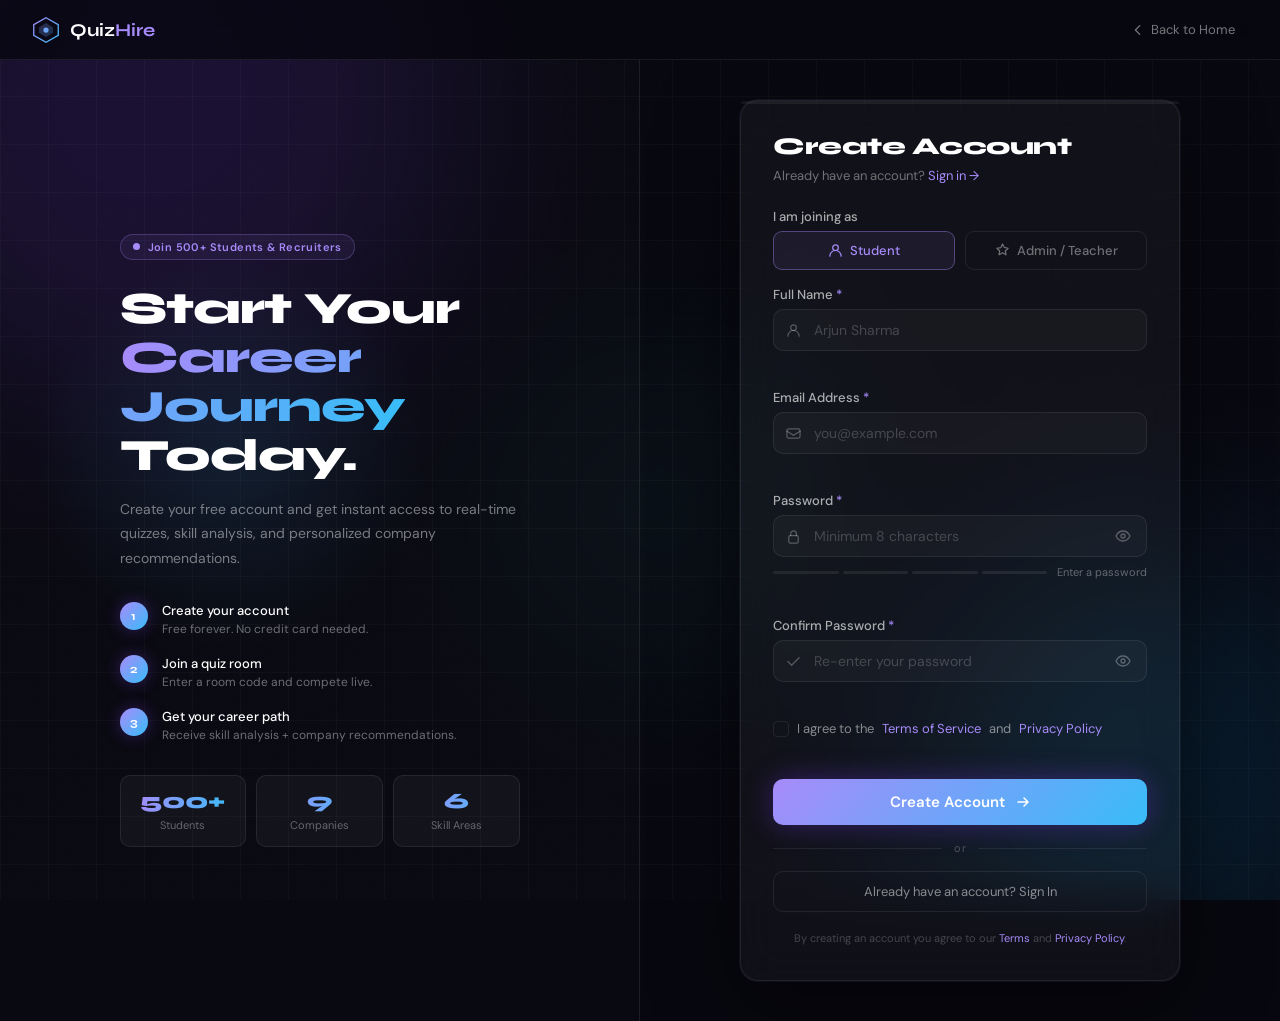
<file: signup.html>
<!DOCTYPE html>
<html lang="en">
<head>
  <meta charset="UTF-8" />
  <meta name="viewport" content="width=device-width, initial-scale=1.0"/>
  <meta name="description" content="Create your QuizHire account – Real-Time Quiz & Skill Recommendation Platform"/>
  <title>Sign Up – QuizHire</title>

  <!-- Same fonts as rest of project -->
  <link rel="preconnect" href="https://fonts.googleapis.com"/>
  <link rel="preconnect" href="https://fonts.gstatic.com" crossorigin/>
  <link href="https://fonts.googleapis.com/css2?family=Syne:wght@600;700;800&family=DM+Sans:ital,wght@0,300;0,400;0,500;1,400&display=swap" rel="stylesheet"/>

  <link rel="stylesheet" href="css/signup.css"/>
</head>
<body>

  <!-- =========================================
       ANIMATED BACKGROUND — consistent with project
  ========================================= -->
  <div class="bg-scene" aria-hidden="true">
    <div class="orb orb-1"></div>
    <div class="orb orb-2"></div>
    <div class="orb orb-3"></div>
    <div class="grid-lines"></div>
    <div class="noise-overlay"></div>
  </div>

  <!-- =========================================
       TOP BAR
  ========================================= -->
  <header class="top-bar">
    <a href="index.html" class="logo" aria-label="QuizHire Home">
      <div class="logo-icon" aria-hidden="true">
        <svg viewBox="0 0 32 32" fill="none">
          <polygon points="16,2 30,10 30,22 16,30 2,22 2,10"
                   stroke="url(#lg)" stroke-width="1.5" fill="none"/>
          <polygon points="16,8 24,13 24,19 16,24 8,19 8,13"
                   fill="url(#lg)" opacity="0.25"/>
          <circle cx="16" cy="16" r="3" fill="url(#lg)"/>
          <defs>
            <linearGradient id="lg" x1="0" y1="0" x2="32" y2="32" gradientUnits="userSpaceOnUse">
              <stop offset="0%" stop-color="#a78bfa"/>
              <stop offset="100%" stop-color="#38bdf8"/>
            </linearGradient>
          </defs>
        </svg>
      </div>
      <span class="logo-text">Quiz<span class="logo-accent">Hire</span></span>
    </a>

    <a href="index.html" class="back-link" aria-label="Back to home">
      <svg viewBox="0 0 16 16" fill="none" width="14" height="14" aria-hidden="true">
        <path d="M10 3L5 8l5 5" stroke="currentColor" stroke-width="1.5"
              stroke-linecap="round" stroke-linejoin="round"/>
      </svg>
      Back to Home
    </a>
  </header>

  <!-- =========================================
       MAIN — TWO COLUMN LAYOUT
  ========================================= -->
  <main class="page-main">

    <!-- LEFT PANEL -->
    <section class="brand-panel" aria-label="Why join QuizHire">
      <div class="brand-content">

        <div class="brand-badge">
          <span class="badge-dot" aria-hidden="true"></span>
          Join 500+ Students &amp; Recruiters
        </div>

        <h1 class="brand-heading">
          Start Your<br/>
          <span class="grad-text">Career Journey</span><br/>
          Today.
        </h1>

        <p class="brand-sub">
          Create your free account and get instant access to real-time quizzes,
          skill analysis, and personalized company recommendations.
        </p>

        <!-- Steps list -->
        <ul class="steps-list" aria-label="Getting started steps">
          <li class="step-item">
            <div class="step-num">1</div>
            <div>
              <p class="step-title">Create your account</p>
              <p class="step-desc">Free forever. No credit card needed.</p>
            </div>
          </li>
          <li class="step-item">
            <div class="step-num">2</div>
            <div>
              <p class="step-title">Join a quiz room</p>
              <p class="step-desc">Enter a room code and compete live.</p>
            </div>
          </li>
          <li class="step-item">
            <div class="step-num">3</div>
            <div>
              <p class="step-title">Get your career path</p>
              <p class="step-desc">Receive skill analysis + company recommendations.</p>
            </div>
          </li>
        </ul>

        <!-- Floating stats chips -->
        <div class="stat-chips" aria-hidden="true">
          <div class="stat-chip">
            <span class="chip-val">500+</span>
            <span class="chip-lbl">Students</span>
          </div>
          <div class="stat-chip">
            <span class="chip-val">9</span>
            <span class="chip-lbl">Companies</span>
          </div>
          <div class="stat-chip">
            <span class="chip-val">6</span>
            <span class="chip-lbl">Skill Areas</span>
          </div>
        </div>

      </div>
    </section>

    <!-- RIGHT PANEL: Signup form -->
    <section class="form-panel" aria-label="Create account form">
      <div class="signup-card">

        <!-- Progress bar (visual step indicator) -->
        <div class="progress-bar" aria-hidden="true">
          <div class="progress-fill" id="progressFill" style="width:33%"></div>
        </div>

        <!-- Card header -->
        <div class="card-head">
          <h2 class="card-title">Create Account</h2>
          <p class="card-sub">
            Already have an account?
            <a href="login.html" class="inline-link">Sign in →</a>
          </p>
        </div>

        <!-- ─── SIGNUP FORM ─── -->
        <form class="signup-form" id="signupForm" novalidate aria-label="Create account">

          <!-- Global error -->
          <div class="form-error-banner" id="globalError" role="alert" aria-live="polite" hidden>
            <svg viewBox="0 0 16 16" fill="none" width="14" height="14" aria-hidden="true">
              <circle cx="8" cy="8" r="7" stroke="currentColor" stroke-width="1.3"/>
              <path d="M8 4.5v4M8 11v.5" stroke="currentColor" stroke-width="1.3" stroke-linecap="round"/>
            </svg>
            <span id="globalErrText">Please fix the errors below.</span>
          </div>

          <!-- Role selector (at top — affects experience) -->
          <div class="field-group">
            <label class="field-label">I am joining as</label>
            <div class="role-selector" role="group" aria-label="Select your role">
              <button type="button" class="role-btn active" data-role="student" aria-pressed="true">
                <svg viewBox="0 0 16 16" fill="none" width="15" height="15" aria-hidden="true">
                  <circle cx="8" cy="5" r="3" stroke="currentColor" stroke-width="1.3"/>
                  <path d="M2 14c0-3.3 2.7-6 6-6s6 2.7 6 6" stroke="currentColor" stroke-width="1.3" stroke-linecap="round"/>
                </svg>
                Student
              </button>
              <button type="button" class="role-btn" data-role="admin" aria-pressed="false">
                <svg viewBox="0 0 16 16" fill="none" width="15" height="15" aria-hidden="true">
                  <path d="M8 1l1.8 3.6L14 5.6l-3 2.9.7 4.1L8 10.5l-3.7 2.1.7-4.1-3-2.9 4.2-.6L8 1z"
                        stroke="currentColor" stroke-width="1.3" stroke-linejoin="round"/>
                </svg>
                Admin / Teacher
              </button>
            </div>
          </div>

          <!-- Full Name -->
          <div class="field-group" id="nameGroup">
            <label class="field-label" for="fullName">
              Full Name <span class="required" aria-hidden="true">*</span>
            </label>
            <div class="input-wrap">
              <span class="input-icon" aria-hidden="true">
                <svg viewBox="0 0 16 16" fill="none" width="15" height="15">
                  <circle cx="8" cy="5" r="3" stroke="currentColor" stroke-width="1.3"/>
                  <path d="M2 14c0-3.3 2.7-6 6-6s6 2.7 6 6" stroke="currentColor" stroke-width="1.3" stroke-linecap="round"/>
                </svg>
              </span>
              <input
                type="text"
                id="fullName"
                name="fullName"
                class="field-input"
                placeholder="Arjun Sharma"
                autocomplete="name"
                required
                aria-required="true"
                aria-describedby="nameError"
              />
            </div>
            <p class="field-error" id="nameError" role="alert" aria-live="polite"></p>
          </div>

          <!-- Email -->
          <div class="field-group" id="emailGroup">
            <label class="field-label" for="email">
              Email Address <span class="required" aria-hidden="true">*</span>
            </label>
            <div class="input-wrap">
              <span class="input-icon" aria-hidden="true">
                <svg viewBox="0 0 16 16" fill="none" width="15" height="15">
                  <rect x="1" y="3" width="14" height="10" rx="2" stroke="currentColor" stroke-width="1.3"/>
                  <path d="M1 5.5l7 4.5 7-4.5" stroke="currentColor" stroke-width="1.3" stroke-linecap="round"/>
                </svg>
              </span>
              <input
                type="email"
                id="email"
                name="email"
                class="field-input"
                placeholder="you@example.com"
                autocomplete="email"
                required
                aria-required="true"
                aria-describedby="emailError"
              />
            </div>
            <p class="field-error" id="emailError" role="alert" aria-live="polite"></p>
          </div>

          <!-- Password -->
          <div class="field-group" id="passwordGroup">
            <label class="field-label" for="password">
              Password <span class="required" aria-hidden="true">*</span>
            </label>
            <div class="input-wrap">
              <span class="input-icon" aria-hidden="true">
                <svg viewBox="0 0 16 16" fill="none" width="15" height="15">
                  <rect x="3" y="7" width="10" height="8" rx="1.5" stroke="currentColor" stroke-width="1.3"/>
                  <path d="M5 7V5a3 3 0 016 0v2" stroke="currentColor" stroke-width="1.3" stroke-linecap="round"/>
                </svg>
              </span>
              <input
                type="password"
                id="password"
                name="password"
                class="field-input"
                placeholder="Minimum 8 characters"
                autocomplete="new-password"
                required
                aria-required="true"
                aria-describedby="passwordError"
              />
              <button type="button" class="toggle-password" id="togglePassword"
                      aria-label="Show password" aria-controls="password">
                <svg class="eye-show" viewBox="0 0 16 16" fill="none" width="16" height="16" aria-hidden="true">
                  <path d="M1 8s2.5-5 7-5 7 5 7 5-2.5 5-7 5-7-5-7-5z" stroke="currentColor" stroke-width="1.3"/>
                  <circle cx="8" cy="8" r="2" stroke="currentColor" stroke-width="1.3"/>
                </svg>
                <svg class="eye-hide" viewBox="0 0 16 16" fill="none" width="16" height="16"
                     aria-hidden="true" style="display:none">
                  <path d="M2 2l12 12M6.5 6.6A2 2 0 0010 10M4 4.6C2.4 5.9 1 8 1 8s2.5 5 7 5c1.4 0 2.7-.4 3.8-1M7 3.1C7.3 3 7.7 3 8 3c4.5 0 7 5 7 5s-.7 1.4-2 2.7"
                        stroke="currentColor" stroke-width="1.3" stroke-linecap="round"/>
                </svg>
              </button>
            </div>
            <!-- Password strength meter -->
            <div class="strength-meter" id="strengthMeter" aria-label="Password strength">
              <div class="strength-bars">
                <div class="s-bar" id="sBar1"></div>
                <div class="s-bar" id="sBar2"></div>
                <div class="s-bar" id="sBar3"></div>
                <div class="s-bar" id="sBar4"></div>
              </div>
              <span class="strength-label" id="strengthLabel">Enter a password</span>
            </div>
            <p class="field-error" id="passwordError" role="alert" aria-live="polite"></p>
          </div>

          <!-- Confirm Password -->
          <div class="field-group" id="confirmGroup">
            <label class="field-label" for="confirmPassword">
              Confirm Password <span class="required" aria-hidden="true">*</span>
            </label>
            <div class="input-wrap">
              <span class="input-icon" aria-hidden="true">
                <svg viewBox="0 0 16 16" fill="none" width="15" height="15">
                  <path d="M2 8l4 4 8-8" stroke="currentColor" stroke-width="1.3" stroke-linecap="round" stroke-linejoin="round"/>
                </svg>
              </span>
              <input
                type="password"
                id="confirmPassword"
                name="confirmPassword"
                class="field-input"
                placeholder="Re-enter your password"
                autocomplete="new-password"
                required
                aria-required="true"
                aria-describedby="confirmError"
              />
              <button type="button" class="toggle-password" id="toggleConfirm"
                      aria-label="Show confirm password" aria-controls="confirmPassword">
                <svg class="eye-show" viewBox="0 0 16 16" fill="none" width="16" height="16" aria-hidden="true">
                  <path d="M1 8s2.5-5 7-5 7 5 7 5-2.5 5-7 5-7-5-7-5z" stroke="currentColor" stroke-width="1.3"/>
                  <circle cx="8" cy="8" r="2" stroke="currentColor" stroke-width="1.3"/>
                </svg>
                <svg class="eye-hide" viewBox="0 0 16 16" fill="none" width="16" height="16"
                     aria-hidden="true" style="display:none">
                  <path d="M2 2l12 12M6.5 6.6A2 2 0 0010 10M4 4.6C2.4 5.9 1 8 1 8s2.5 5 7 5c1.4 0 2.7-.4 3.8-1M7 3.1C7.3 3 7.7 3 8 3c4.5 0 7 5 7 5s-.7 1.4-2 2.7"
                        stroke="currentColor" stroke-width="1.3" stroke-linecap="round"/>
                </svg>
              </button>
            </div>
            <p class="field-error" id="confirmError" role="alert" aria-live="polite"></p>
          </div>

          <!-- Terms checkbox -->
          <div class="field-group">
            <label class="checkbox-label" for="agreeTerms">
              <input type="checkbox" id="agreeTerms" name="agreeTerms" class="checkbox-input" required/>
              <span class="checkbox-custom" aria-hidden="true"></span>
              I agree to the
              <a href="#" class="inline-link">Terms of Service</a>
              and
              <a href="#" class="inline-link">Privacy Policy</a>
            </label>
            <p class="field-error" id="termsError" role="alert" aria-live="polite"></p>
          </div>

          <!-- Submit -->
          <button type="submit" class="btn-submit" id="submitBtn" aria-label="Create QuizHire account">
            <span class="btn-label" id="btnLabel">Create Account</span>
            <span class="btn-spinner" id="btnSpinner" aria-hidden="true" hidden></span>
            <svg class="btn-arrow" viewBox="0 0 16 16" fill="none" width="16" height="16" aria-hidden="true">
              <path d="M3 8h10M9 4l4 4-4 4" stroke="currentColor" stroke-width="1.5"
                    stroke-linecap="round" stroke-linejoin="round"/>
            </svg>
          </button>

          <!-- Divider + back to login -->
          <div class="divider" aria-hidden="true">
            <span class="divider-line"></span>
            <span class="divider-text">or</span>
            <span class="divider-line"></span>
          </div>

          <a href="login.html" class="btn-secondary" aria-label="Go to login page">
            Already have an account? Sign In
          </a>

        </form>

        <p class="card-footer-note">
          By creating an account you agree to our
          <a href="#" class="inline-link">Terms</a> and
          <a href="#" class="inline-link">Privacy Policy</a>.
        </p>

      </div>
    </section>

  </main>

  <!-- =========================================
       SUCCESS OVERLAY (shown after registration)
  ========================================= -->
  <div class="success-overlay" id="successOverlay" hidden aria-hidden="true" role="dialog" aria-label="Account created">
    <div class="success-card">
      <div class="success-icon" aria-hidden="true">
        <svg viewBox="0 0 48 48" fill="none" width="48" height="48">
          <circle cx="24" cy="24" r="22" stroke="url(#slg)" stroke-width="2"/>
          <path d="M14 24l7 7 13-14" stroke="url(#slg)" stroke-width="2.5"
                stroke-linecap="round" stroke-linejoin="round"/>
          <defs>
            <linearGradient id="slg" x1="0" y1="0" x2="48" y2="48" gradientUnits="userSpaceOnUse">
              <stop offset="0%" stop-color="#a78bfa"/>
              <stop offset="100%" stop-color="#34d399"/>
            </linearGradient>
          </defs>
        </svg>
      </div>
      <h3 class="success-title">Account Created!</h3>
      <p class="success-sub" id="successMsg">Welcome to QuizHire. Redirecting you to login…</p>
      <div class="success-progress" aria-hidden="true">
        <div class="success-bar" id="successBar"></div>
      </div>
    </div>
  </div>

  <script src="js/signup.js"></script>
</body>
</html>
</file>
<file: css/style.css>
/* =====================================================
   QuizHire – Landing Page Stylesheet
   File: css/style.css
   Theme: Dark SaaS · Purple/Blue Neon · Glassmorphism
   ===================================================== */

/* ─── CSS Custom Properties ─────────────────────────── */
:root {
  /* Brand Colors */
  --clr-bg:         #07070f;
  --clr-bg2:        #0d0d1a;
  --clr-surface:    rgba(255,255,255,0.04);
  --clr-surface-hv: rgba(255,255,255,0.07);
  --clr-border:     rgba(255,255,255,0.08);
  --clr-border-hv:  rgba(167,139,250,0.35);

  /* Accent Palette */
  --clr-purple:     #a78bfa;
  --clr-purple-dk:  #7c3aed;
  --clr-blue:       #38bdf8;
  --clr-blue-dk:    #0284c7;
  --clr-teal:       #2dd4bf;
  --clr-pink:       #f472b6;
  --clr-orange:     #fb923c;
  --clr-green:      #34d399;

  /* Gradients */
  --grad-primary: linear-gradient(135deg, var(--clr-purple), var(--clr-blue));
  --grad-text:    linear-gradient(90deg, var(--clr-purple), var(--clr-blue));
  --grad-glow:    radial-gradient(ellipse 60% 40% at 50% 50%, rgba(124,58,237,0.25), transparent);

  /* Typography */
  --font-display: 'Syne', sans-serif;
  --font-body:    'DM Sans', sans-serif;

  /* Spacing */
  --max-w:    1200px;
  --nav-h:    68px;
  --radius:   12px;
  --radius-lg:20px;

  /* Transitions */
  --ease: cubic-bezier(0.4, 0, 0.2, 1);
  --t150: 150ms var(--ease);
  --t300: 300ms var(--ease);
  --t500: 500ms var(--ease);
}

/* ─── Reset & Base ───────────────────────────────────── */
*, *::before, *::after { box-sizing: border-box; margin: 0; padding: 0; }

html {
  scroll-behavior: smooth;
  -webkit-text-size-adjust: 100%;
}

body {
  font-family: var(--font-body);
  font-size: 16px;
  line-height: 1.6;
  color: rgba(255,255,255,0.85);
  background: var(--clr-bg);
  overflow-x: hidden;
}

img, svg { display: block; max-width: 100%; }

a { color: inherit; text-decoration: none; }

/* ─── Animated Background Mesh ──────────────────────── */
.bg-scene {
  position: fixed;
  inset: 0;
  z-index: 0;
  pointer-events: none;
  overflow: hidden;
}

/* Glowing orbs */
.orb {
  position: absolute;
  border-radius: 50%;
  filter: blur(100px);
  opacity: 0.18;
}
.orb-1 {
  width: 700px; height: 700px;
  background: var(--clr-purple-dk);
  top: -200px; left: -200px;
  animation: floatOrb 14s ease-in-out infinite alternate;
}
.orb-2 {
  width: 500px; height: 500px;
  background: var(--clr-blue-dk);
  bottom: 0; right: -100px;
  animation: floatOrb 18s ease-in-out infinite alternate-reverse;
}
.orb-3 {
  width: 400px; height: 400px;
  background: var(--clr-teal);
  top: 50%; left: 50%;
  transform: translate(-50%, -50%);
  opacity: 0.07;
  animation: floatOrb 22s ease-in-out infinite alternate;
}

@keyframes floatOrb {
  0%   { transform: translate(0, 0) scale(1); }
  100% { transform: translate(40px, 60px) scale(1.08); }
}

/* Grid lines overlay */
.grid-lines {
  position: absolute;
  inset: 0;
  background-image:
    linear-gradient(rgba(255,255,255,0.025) 1px, transparent 1px),
    linear-gradient(90deg, rgba(255,255,255,0.025) 1px, transparent 1px);
  background-size: 48px 48px;
}

/* Grain noise texture */
.noise-overlay {
  position: absolute;
  inset: 0;
  opacity: 0.03;
  background-image: url("data:image/svg+xml,%3Csvg viewBox='0 0 200 200' xmlns='http://www.w3.org/2000/svg'%3E%3Cfilter id='n'%3E%3CfeTurbulence type='fractalNoise' baseFrequency='0.85' numOctaves='4' stitchTiles='stitch'/%3E%3C/filter%3E%3Crect width='100%25' height='100%25' filter='url(%23n)'/%3E%3C/svg%3E");
  background-size: 200px;
}

/* Everything above the bg */
header, main, footer { position: relative; z-index: 1; }

/* ─── Utility Classes ───────────────────────────────── */
.grad-text {
  background: var(--grad-text);
  -webkit-background-clip: text;
  background-clip: text;
  -webkit-text-fill-color: transparent;
}

.w-full { width: 100%; }

/* ─── Buttons ───────────────────────────────────────── */
.btn {
  display: inline-flex;
  align-items: center;
  gap: 8px;
  padding: 10px 20px;
  border-radius: 8px;
  font-family: var(--font-body);
  font-size: 14px;
  font-weight: 500;
  cursor: pointer;
  transition: all var(--t300);
  border: 1px solid transparent;
  white-space: nowrap;
  text-decoration: none;
  position: relative;
  overflow: hidden;
}

/* Ghost */
.btn-ghost {
  background: transparent;
  border-color: var(--clr-border);
  color: rgba(255,255,255,0.7);
}
.btn-ghost:hover {
  border-color: var(--clr-border-hv);
  background: var(--clr-surface-hv);
  color: #fff;
}

/* Primary (gradient) */
.btn-primary {
  background: var(--grad-primary);
  color: #fff;
  border: none;
  box-shadow: 0 0 24px rgba(124,58,237,0.35);
}
.btn-primary::before {
  content: '';
  position: absolute;
  inset: 0;
  background: rgba(255,255,255,0);
  transition: background var(--t150);
}
.btn-primary:hover::before { background: rgba(255,255,255,0.08); }
.btn-primary:hover { box-shadow: 0 0 40px rgba(124,58,237,0.55); transform: translateY(-1px); }

/* Outline */
.btn-outline {
  background: transparent;
  border-color: var(--clr-purple);
  color: var(--clr-purple);
}
.btn-outline:hover {
  background: rgba(167,139,250,0.08);
  box-shadow: 0 0 20px rgba(167,139,250,0.2);
}

/* Sizes */
.btn-lg { padding: 13px 28px; font-size: 15px; border-radius: 10px; }

.btn-arrow { width: 16px; height: 16px; flex-shrink: 0; }

/* ─── Scroll Reveal Animation ───────────────────────── */
.reveal {
  opacity: 0;
  transform: translateY(24px);
  transition: opacity 0.65s var(--ease), transform 0.65s var(--ease);
}
.reveal.visible {
  opacity: 1;
  transform: translateY(0);
}
/* Stagger delays via data-d attribute (set in JS) */

/* ─── NAVBAR ────────────────────────────────────────── */
.navbar {
  position: fixed;
  top: 0; left: 0; right: 0;
  z-index: 100;
  height: var(--nav-h);
  transition: background var(--t300), border-color var(--t300), backdrop-filter var(--t300);
}

.navbar.scrolled {
  background: rgba(7,7,15,0.75);
  border-bottom: 1px solid var(--clr-border);
  backdrop-filter: blur(18px);
  -webkit-backdrop-filter: blur(18px);
}

.nav-container {
  max-width: var(--max-w);
  margin: 0 auto;
  padding: 0 24px;
  height: 100%;
  display: flex;
  align-items: center;
  gap: 40px;
}

/* Logo */
.logo {
  display: flex;
  align-items: center;
  gap: 10px;
  flex-shrink: 0;
}
.logo-icon { width: 32px; height: 32px; }
.logo-text {
  font-family: var(--font-display);
  font-size: 20px;
  font-weight: 700;
  color: #fff;
  letter-spacing: -0.3px;
}
.logo-accent { color: var(--clr-purple); }

/* Nav links */
.nav-links {
  display: flex;
  align-items: center;
  gap: 32px;
  margin: 0 auto;
}
.nav-link {
  font-size: 14px;
  font-weight: 400;
  color: rgba(255,255,255,0.55);
  transition: color var(--t150);
  position: relative;
}
.nav-link::after {
  content: '';
  position: absolute;
  bottom: -4px; left: 0; right: 0;
  height: 1px;
  background: var(--grad-text);
  transform: scaleX(0);
  transform-origin: left;
  transition: transform var(--t300);
}
.nav-link:hover { color: #fff; }
.nav-link:hover::after { transform: scaleX(1); }

/* Auth actions */
.nav-actions {
  display: flex;
  align-items: center;
  gap: 10px;
  flex-shrink: 0;
}

/* Hamburger */
.hamburger {
  display: none;
  flex-direction: column;
  gap: 5px;
  background: none;
  border: none;
  cursor: pointer;
  padding: 6px;
  margin-left: auto;
}
.hamburger span {
  display: block;
  width: 22px; height: 2px;
  background: rgba(255,255,255,0.7);
  border-radius: 2px;
  transition: all var(--t300);
}
.hamburger.open span:nth-child(1) { transform: rotate(45deg) translate(5px, 5px); }
.hamburger.open span:nth-child(2) { opacity: 0; }
.hamburger.open span:nth-child(3) { transform: rotate(-45deg) translate(5px, -5px); }

/* Mobile Drawer */
.mobile-drawer {
  display: none;
  position: fixed;
  top: var(--nav-h); left: 0; right: 0;
  background: rgba(7,7,15,0.97);
  backdrop-filter: blur(20px);
  border-bottom: 1px solid var(--clr-border);
  padding: 20px 24px 28px;
  flex-direction: column;
  gap: 4px;
  transform: translateY(-10px);
  opacity: 0;
  transition: all var(--t300);
  z-index: 99;
}
.mobile-drawer.open {
  display: flex;
  transform: translateY(0);
  opacity: 1;
}
.drawer-link {
  padding: 12px 0;
  font-size: 16px;
  color: rgba(255,255,255,0.7);
  border-bottom: 1px solid var(--clr-border);
  transition: color var(--t150);
}
.drawer-link:hover { color: #fff; }
.drawer-actions {
  display: flex;
  flex-direction: column;
  gap: 10px;
  margin-top: 16px;
}

/* ─── HERO ──────────────────────────────────────────── */
.hero {
  min-height: 100vh;
  padding: calc(var(--nav-h) + 60px) 24px 80px;
  display: flex;
  flex-direction: column;
  align-items: center;
}

.hero-container {
  max-width: var(--max-w);
  width: 100%;
  margin: 0 auto;
  display: grid;
  grid-template-columns: 1fr 1fr;
  gap: 60px;
  align-items: center;
}

/* Hero Copy */
.hero-badge {
  display: inline-flex;
  align-items: center;
  gap: 8px;
  padding: 6px 14px;
  border-radius: 100px;
  border: 1px solid rgba(167,139,250,0.3);
  background: rgba(167,139,250,0.08);
  font-size: 12px;
  font-weight: 500;
  color: var(--clr-purple);
  letter-spacing: 0.5px;
  margin-bottom: 24px;
  width: fit-content;
}

.badge-pulse {
  width: 8px; height: 8px;
  border-radius: 50%;
  background: var(--clr-purple);
  animation: pulse 2s ease-in-out infinite;
}

@keyframes pulse {
  0%, 100% { box-shadow: 0 0 0 0 rgba(167,139,250,0.6); }
  50%       { box-shadow: 0 0 0 6px rgba(167,139,250,0); }
}

.hero-h1 {
  font-family: var(--font-display);
  font-size: clamp(40px, 5vw, 64px);
  font-weight: 800;
  line-height: 1.1;
  letter-spacing: -1.5px;
  color: #fff;
  margin-bottom: 20px;
}

.hero-p {
  font-size: 17px;
  line-height: 1.7;
  color: rgba(255,255,255,0.55);
  max-width: 460px;
  margin-bottom: 32px;
}

.hero-btns {
  display: flex;
  gap: 12px;
  flex-wrap: wrap;
  margin-bottom: 40px;
}

/* Social proof */
.hero-proof { display: flex; align-items: center; gap: 14px; }
.proof-avatars { display: flex; }
.av {
  width: 32px; height: 32px;
  border-radius: 50%;
  background: var(--c);
  border: 2px solid var(--clr-bg);
  display: flex; align-items: center; justify-content: center;
  font-size: 12px; font-weight: 600; color: #fff;
  margin-left: -8px;
}
.av:first-child { margin-left: 0; }
.proof-text { font-size: 13px; color: rgba(255,255,255,0.45); }
.proof-text strong { color: rgba(255,255,255,0.8); }

/* Hero Visual: Floating UI mock */
.hero-visual {
  position: relative;
  display: flex;
  justify-content: center;
}

/* Quiz card mock */
.mock-card {
  background: rgba(255,255,255,0.04);
  border: 1px solid var(--clr-border);
  border-radius: var(--radius-lg);
  backdrop-filter: blur(20px);
  -webkit-backdrop-filter: blur(20px);
  padding: 20px;
  width: 340px;
  box-shadow:
    0 0 0 1px rgba(167,139,250,0.1),
    0 30px 80px rgba(0,0,0,0.5);
  animation: cardFloat 6s ease-in-out infinite;
}

@keyframes cardFloat {
  0%, 100% { transform: translateY(0px); }
  50%       { transform: translateY(-12px); }
}

.mock-titlebar {
  display: flex;
  align-items: center;
  gap: 6px;
  margin-bottom: 16px;
}
.tb-dot {
  width: 10px; height: 10px;
  border-radius: 50%;
}
.tb-dot.red    { background: #ff5f57; }
.tb-dot.yellow { background: #ffbd2e; }
.tb-dot.green  { background: #28ca42; }
.tb-title {
  font-size: 11px;
  color: rgba(255,255,255,0.35);
  margin-left: 6px;
  letter-spacing: 0.5px;
}

.mock-qlabel { font-size: 11px; color: var(--clr-purple); font-weight: 500; margin-bottom: 8px; }
.mock-qtext  { font-size: 13px; color: rgba(255,255,255,0.85); font-weight: 500; margin-bottom: 14px; line-height: 1.5; }

.mock-options { display: flex; flex-direction: column; gap: 7px; margin-bottom: 14px; }
.mock-opt {
  padding: 8px 12px;
  border-radius: 7px;
  border: 1px solid var(--clr-border);
  font-size: 12px;
  color: rgba(255,255,255,0.55);
  background: transparent;
  transition: all var(--t300);
}
.mock-opt.selected {
  border-color: rgba(167,139,250,0.5);
  background: rgba(167,139,250,0.12);
  color: var(--clr-purple);
  font-weight: 500;
}

.mock-timer { display: flex; align-items: center; gap: 10px; }
.timer-track {
  flex: 1; height: 4px;
  background: rgba(255,255,255,0.08);
  border-radius: 4px;
  overflow: hidden;
}
.timer-bar {
  width: 65%;
  height: 100%;
  background: var(--grad-primary);
  border-radius: 4px;
  animation: shrinkTimer 42s linear forwards;
}
@keyframes shrinkTimer {
  from { width: 65%; }
  to   { width: 0%; }
}
.timer-label { font-size: 11px; color: rgba(255,255,255,0.4); white-space: nowrap; }

/* Floating chips */
.float-chip {
  position: absolute;
  display: flex;
  align-items: center;
  gap: 10px;
  background: rgba(13,13,26,0.9);
  border: 1px solid var(--clr-border);
  border-radius: 10px;
  padding: 10px 14px;
  backdrop-filter: blur(12px);
  box-shadow: 0 8px 32px rgba(0,0,0,0.4);
}
.chip-rank {
  top: -24px; right: -40px;
  animation: chipFloat1 5s ease-in-out infinite;
}
.chip-skill {
  bottom: 10px; left: -44px;
  animation: chipFloat2 7s ease-in-out infinite;
}
@keyframes chipFloat1 { 0%,100%{transform:translateY(0)} 50%{transform:translateY(-8px)} }
@keyframes chipFloat2 { 0%,100%{transform:translateY(0)} 50%{transform:translateY(8px)} }

.chip-ico { font-size: 20px; }
.chip-top { font-size: 10px; color: rgba(255,255,255,0.4); }
.chip-val { font-size: 14px; font-weight: 600; color: #fff; }

/* Scroll hint */
.scroll-hint {
  margin-top: 48px;
  display: flex;
  justify-content: center;
}
.scroll-pill {
  width: 24px; height: 40px;
  border: 2px solid rgba(255,255,255,0.12);
  border-radius: 12px;
  position: relative;
}
.scroll-pill::after {
  content: '';
  position: absolute;
  top: 6px; left: 50%;
  transform: translateX(-50%);
  width: 4px; height: 8px;
  background: var(--clr-purple);
  border-radius: 2px;
  animation: scrollBounce 2s ease-in-out infinite;
}
@keyframes scrollBounce {
  0%,100% { top: 6px; opacity: 1; }
  100%    { top: 20px; opacity: 0; }
}

/* ─── STATS BAR ─────────────────────────────────────── */
.stats-bar {
  padding: 48px 24px;
  border-top: 1px solid var(--clr-border);
  border-bottom: 1px solid var(--clr-border);
  background: rgba(255,255,255,0.015);
}

.stats-container {
  max-width: var(--max-w);
  margin: 0 auto;
  display: flex;
  align-items: center;
  justify-content: center;
  gap: 0;
  flex-wrap: wrap;
}

.stat {
  text-align: center;
  padding: 0 48px;
  flex: 1;
  min-width: 140px;
}
.stat-num {
  display: block;
  font-family: var(--font-display);
  font-size: 44px;
  font-weight: 800;
  background: var(--grad-text);
  -webkit-background-clip: text;
  background-clip: text;
  -webkit-text-fill-color: transparent;
  line-height: 1;
}
.stat-suf {
  font-family: var(--font-display);
  font-size: 32px;
  font-weight: 700;
  background: var(--grad-text);
  -webkit-background-clip: text;
  background-clip: text;
  -webkit-text-fill-color: transparent;
}
.stat-lbl {
  display: block;
  font-size: 13px;
  color: rgba(255,255,255,0.4);
  margin-top: 6px;
}
.stat-sep {
  width: 1px;
  height: 48px;
  background: var(--clr-border);
  flex-shrink: 0;
}

/* ─── SECTION SHARED STYLES ─────────────────────────── */
.section-container {
  max-width: var(--max-w);
  margin: 0 auto;
  padding: 100px 24px;
}

.section-head {
  text-align: center;
  margin-bottom: 60px;
}
.eyebrow {
  display: inline-block;
  font-size: 11px;
  font-weight: 600;
  letter-spacing: 2px;
  text-transform: uppercase;
  color: var(--clr-purple);
  margin-bottom: 14px;
}
.section-h2 {
  font-family: var(--font-display);
  font-size: clamp(28px, 4vw, 44px);
  font-weight: 800;
  line-height: 1.15;
  letter-spacing: -1px;
  color: #fff;
  margin-bottom: 16px;
}
.section-sub {
  font-size: 16px;
  color: rgba(255,255,255,0.45);
  max-width: 520px;
  margin: 0 auto;
  line-height: 1.7;
}

/* ─── FEATURES GRID ─────────────────────────────────── */
.features { background: var(--clr-bg2); }

.features-grid {
  display: grid;
  grid-template-columns: repeat(3, 1fr);
  gap: 20px;
}

.feat-card {
  background: var(--clr-surface);
  border: 1px solid var(--clr-border);
  border-radius: var(--radius-lg);
  padding: 28px;
  transition: all var(--t300);
  position: relative;
  overflow: hidden;
}
.feat-card::before {
  content: '';
  position: absolute;
  inset: 0;
  background: var(--grad-glow);
  opacity: 0;
  transition: opacity var(--t300);
}
.feat-card:hover {
  border-color: var(--clr-border-hv);
  transform: translateY(-4px);
  box-shadow: 0 20px 60px rgba(0,0,0,0.3);
}
.feat-card:hover::before { opacity: 1; }

.feat-icon-wrap {
  width: 44px; height: 44px;
  border-radius: 10px;
  display: flex; align-items: center; justify-content: center;
  margin-bottom: 18px;
}
.feat-icon { width: 20px; height: 20px; }

/* Icon wrap color variants */
.clr-purple { background: rgba(167,139,250,0.12); color: var(--clr-purple); }
.clr-blue   { background: rgba(56,189,248,0.12);  color: var(--clr-blue);   }
.clr-teal   { background: rgba(45,212,191,0.12);  color: var(--clr-teal);   }
.clr-pink   { background: rgba(244,114,182,0.12); color: var(--clr-pink);   }
.clr-orange { background: rgba(251,146,60,0.12);  color: var(--clr-orange); }
.clr-green  { background: rgba(52,211,153,0.12);  color: var(--clr-green);  }

.feat-title {
  font-family: var(--font-display);
  font-size: 17px;
  font-weight: 700;
  color: #fff;
  margin-bottom: 10px;
}
.feat-desc {
  font-size: 14px;
  color: rgba(255,255,255,0.45);
  line-height: 1.7;
  margin-bottom: 16px;
}
.feat-badge {
  display: inline-block;
  font-size: 11px;
  font-weight: 600;
  padding: 3px 10px;
  border-radius: 100px;
  background: rgba(167,139,250,0.1);
  color: var(--clr-purple);
  border: 1px solid rgba(167,139,250,0.2);
  letter-spacing: 0.3px;
}

/* ─── HOW IT WORKS ──────────────────────────────────── */
.how-it-works { background: var(--clr-bg); }

.steps-wrap { position: relative; }

.steps-connector {
  position: absolute;
  top: 28px; left: 24px; right: 24px;
  height: 1px;
  background: linear-gradient(90deg, transparent, var(--clr-border) 15%, var(--clr-border) 85%, transparent);
  z-index: 0;
}

.steps-row {
  display: grid;
  grid-template-columns: repeat(7, 1fr);
  gap: 12px;
  position: relative;
  z-index: 1;
}

.step { text-align: center; padding: 0 8px; }

.step-circle {
  width: 48px; height: 48px;
  border-radius: 50%;
  background: var(--grad-primary);
  display: flex; align-items: center; justify-content: center;
  font-family: var(--font-display);
  font-size: 16px;
  font-weight: 700;
  color: #fff;
  margin: 0 auto 14px;
  box-shadow: 0 0 24px rgba(124,58,237,0.4);
  position: relative;
}

.step-h {
  font-family: var(--font-display);
  font-size: 13px;
  font-weight: 700;
  color: #fff;
  margin-bottom: 6px;
}
.step-p {
  font-size: 12px;
  color: rgba(255,255,255,0.4);
  line-height: 1.6;
}

/* ─── ABOUT SECTION ─────────────────────────────────── */
.about { background: var(--clr-bg2); }

.about-grid {
  display: grid;
  grid-template-columns: 1fr 1fr;
  gap: 64px;
  align-items: center;
}

.about-copy { padding: 0; }
.about-copy .section-h2 { text-align: left; margin-bottom: 16px; }
.about-copy .eyebrow { display: block; }

.about-p {
  font-size: 15px;
  color: rgba(255,255,255,0.5);
  line-height: 1.8;
  margin-bottom: 16px;
}
.about-p em { color: rgba(255,255,255,0.75); font-style: italic; }

.tech-pills {
  display: flex;
  flex-wrap: wrap;
  gap: 8px;
  margin-top: 24px;
}
.pill {
  padding: 5px 13px;
  border-radius: 100px;
  border: 1px solid var(--clr-border);
  background: var(--clr-surface);
  font-size: 12px;
  color: rgba(255,255,255,0.6);
  transition: all var(--t150);
}
.pill:hover {
  border-color: var(--clr-border-hv);
  color: var(--clr-purple);
}

/* Result card mock */
.result-card {
  background: rgba(255,255,255,0.04);
  border: 1px solid var(--clr-border);
  border-radius: var(--radius-lg);
  padding: 24px;
  box-shadow:
    0 0 0 1px rgba(167,139,250,0.08),
    0 24px 64px rgba(0,0,0,0.4);
}

.rc-head {
  display: flex;
  align-items: center;
  justify-content: space-between;
  margin-bottom: 16px;
}
.rc-title { font-size: 13px; font-weight: 500; color: rgba(255,255,255,0.5); }
.rc-level {
  font-size: 11px;
  font-weight: 700;
  padding: 3px 10px;
  border-radius: 100px;
  letter-spacing: 0.5px;
}
.rc-level.better {
  background: rgba(52,211,153,0.12);
  color: var(--clr-green);
  border: 1px solid rgba(52,211,153,0.25);
}

.rc-score-row {
  display: flex;
  align-items: baseline;
  gap: 4px;
  margin-bottom: 20px;
}
.rc-big   { font-family: var(--font-display); font-size: 52px; font-weight: 800; color: #fff; }
.rc-slash { font-size: 18px; color: rgba(255,255,255,0.3); }
.rc-rank  { font-size: 13px; color: rgba(255,255,255,0.4); }

.rc-bars { display: flex; flex-direction: column; gap: 10px; margin-bottom: 18px; }
.rc-row  { display: flex; align-items: center; gap: 10px; }
.rc-cat  { font-size: 12px; color: rgba(255,255,255,0.5); width: 90px; flex-shrink: 0; }
.rc-track{
  flex: 1;
  height: 5px;
  background: rgba(255,255,255,0.06);
  border-radius: 3px;
  overflow: hidden;
}
.rc-fill {
  height: 100%;
  background: var(--grad-primary);
  border-radius: 3px;
  transition: width 1.2s var(--ease);
}
.rc-pct { font-size: 12px; color: rgba(255,255,255,0.4); width: 36px; text-align: right; }

.rc-companies { margin-bottom: 14px; }
.rc-co-label { font-size: 11px; color: rgba(255,255,255,0.35); margin-bottom: 8px; }
.rc-co-chips { display: flex; flex-wrap: wrap; gap: 6px; }
.co-chip {
  padding: 3px 10px;
  border-radius: 100px;
  background: rgba(56,189,248,0.08);
  border: 1px solid rgba(56,189,248,0.2);
  color: var(--clr-blue);
  font-size: 11px;
  font-weight: 500;
}

.rc-msg {
  text-align: center;
  font-size: 13px;
  color: rgba(255,255,255,0.4);
  border-top: 1px solid var(--clr-border);
  padding-top: 14px;
}

/* ─── CTA SECTION ───────────────────────────────────── */
.cta-section {
  position: relative;
  overflow: hidden;
  padding: 0 24px;
}
.cta-glow {
  position: absolute;
  top: 50%; left: 50%;
  transform: translate(-50%,-50%);
  width: 600px; height: 400px;
  background: radial-gradient(ellipse, rgba(124,58,237,0.2) 0%, transparent 70%);
  pointer-events: none;
}
.cta-inner {
  position: relative;
  text-align: center;
  border: 1px solid var(--clr-border);
  border-radius: 24px;
  background: rgba(255,255,255,0.02);
  padding: 72px 40px;
  backdrop-filter: blur(10px);
}
.cta-h2 {
  font-family: var(--font-display);
  font-size: clamp(28px, 4vw, 48px);
  font-weight: 800;
  line-height: 1.15;
  letter-spacing: -1px;
  color: #fff;
  margin-bottom: 16px;
}
.cta-sub {
  font-size: 16px;
  color: rgba(255,255,255,0.45);
  max-width: 480px;
  margin: 0 auto 36px;
  line-height: 1.7;
}
.cta-btns {
  display: flex;
  gap: 12px;
  justify-content: center;
  flex-wrap: wrap;
}

/* ─── FOOTER ────────────────────────────────────────── */
.footer {
  border-top: 1px solid var(--clr-border);
  padding: 56px 24px 32px;
  background: var(--clr-bg2);
}
.footer-container {
  max-width: var(--max-w);
  margin: 0 auto;
  display: flex;
  gap: 48px;
  justify-content: space-between;
  flex-wrap: wrap;
  margin-bottom: 40px;
}
.footer-brand { max-width: 240px; }
.footer-tagline { font-size: 13px; color: rgba(255,255,255,0.35); margin: 10px 0 6px; }
.footer-copy    { font-size: 12px; color: rgba(255,255,255,0.2); }

.footer-links-grid {
  display: flex;
  gap: 48px;
  flex-wrap: wrap;
}
.footer-col {
  display: flex;
  flex-direction: column;
  gap: 10px;
  min-width: 100px;
}
.footer-col-h {
  font-size: 12px;
  font-weight: 600;
  letter-spacing: 1px;
  text-transform: uppercase;
  color: rgba(255,255,255,0.3);
  margin-bottom: 4px;
}
.footer-lnk {
  font-size: 14px;
  color: rgba(255,255,255,0.5);
  transition: color var(--t150);
}
.footer-lnk:hover { color: #fff; }
.footer-lnk.muted { color: rgba(255,255,255,0.25); cursor: default; }

/* ─── RESPONSIVE ────────────────────────────────────── */
@media (max-width: 1024px) {
  .features-grid  { grid-template-columns: repeat(2, 1fr); }
  .steps-row      { grid-template-columns: repeat(4, 1fr); gap: 20px; }
  .steps-connector{ display: none; }
}

@media (max-width: 768px) {
  /* Hide desktop nav / show hamburger */
  .nav-links, .nav-actions { display: none; }
  .hamburger { display: flex; }

  .hero-container {
    grid-template-columns: 1fr;
    text-align: center;
    gap: 40px;
  }
  .hero-p, .hero-badge, .hero-btns, .hero-proof { margin-left: auto; margin-right: auto; }
  .hero-btns { justify-content: center; }
  .hero-proof { justify-content: center; }
  .hero-visual { justify-content: center; }
  .mock-card   { width: 300px; }
  .chip-rank   { top: -20px; right: -10px; }
  .chip-skill  { bottom: 0; left: -10px; }

  .about-grid  { grid-template-columns: 1fr; gap: 36px; }
  .about-copy .section-h2 { text-align: center; }
  .about-copy .eyebrow    { text-align: center; display: block; }
  .tech-pills  { justify-content: center; }

  .features-grid { grid-template-columns: 1fr; }
  .steps-row     { grid-template-columns: repeat(2, 1fr); }

  .stats-container { flex-direction: column; gap: 32px; }
  .stat-sep        { width: 48px; height: 1px; }

  .cta-inner { padding: 48px 20px; }
  .footer-container { flex-direction: column; gap: 32px; }
  .footer-links-grid { gap: 28px; }
}

@media (max-width: 480px) {
  .hero-h1 { font-size: 36px; }
  .section-h2 { font-size: 26px; }
  .steps-row  { grid-template-columns: 1fr 1fr; }
  .btn-lg     { padding: 11px 20px; font-size: 14px; }
}
</file>
<file: css/admin-dashboard.css>
/* =====================================================
   QuizHire – Admin Dashboard Stylesheet
   File: css/admin-dashboard.css
   Theme: Dark SaaS · Purple/Blue · Glassmorphism
   Consistent with dashboard.css / login.css
   ===================================================== */

/* ─── CSS Custom Properties ─────────────────────────── */
:root {
  --clr-bg:         #07070f;
  --clr-bg2:        #0d0d1a;
  --clr-surface:    rgba(255,255,255,0.04);
  --clr-surface-hv: rgba(255,255,255,0.07);
  --clr-border:     rgba(255,255,255,0.08);
  --clr-border-hv:  rgba(167,139,250,0.35);

  --clr-purple: #a78bfa; --clr-purple-dk: #7c3aed;
  --clr-blue:   #38bdf8; --clr-blue-dk:   #0284c7;
  --clr-teal:   #2dd4bf; --clr-green:     #34d399;
  --clr-pink:   #f472b6; --clr-orange:    #fb923c;
  --clr-red:    #f87171; --clr-yellow:    #fbbf24;

  --grad-primary: linear-gradient(135deg, #a78bfa, #38bdf8);
  --grad-text:    linear-gradient(90deg,  #a78bfa, #38bdf8);

  --font-display: 'Syne', sans-serif;
  --font-body:    'DM Sans', sans-serif;

  --sidebar-w: 240px;
  --topbar-h:  62px;
  --radius:    10px;
  --radius-lg: 16px;
  --ease:      cubic-bezier(0.4,0,0.2,1);
  --t150:      150ms var(--ease);
  --t300:      300ms var(--ease);
}

/* ─── Reset ─────────────────────────────────────────── */
*, *::before, *::after { box-sizing: border-box; margin: 0; padding: 0; }
html { scroll-behavior: smooth; }
body {
  font-family: var(--font-body);
  font-size: 14px;
  color: rgba(255,255,255,0.82);
  background: var(--clr-bg);
  min-height: 100vh;
  display: flex;
  overflow-x: hidden;
}
a { color: inherit; text-decoration: none; }
button { font-family: var(--font-body); cursor: pointer; border: none; background: none; }
input, select, textarea { font-family: var(--font-body); }
ul { list-style: none; }
table { border-collapse: collapse; width: 100%; }
[hidden] { display: none !important; }

/* ─── Utility ───────────────────────────────────────── */
.grad-text {
  background: var(--grad-text);
  -webkit-background-clip: text;
  background-clip: text;
  -webkit-text-fill-color: transparent;
}
.w-full { width: 100%; }

/* ─── Scroll Reveal ─────────────────────────────────── */
.reveal {
  opacity: 0;
  transform: translateY(16px);
  transition: opacity 0.5s var(--ease), transform 0.5s var(--ease);
}
.reveal.visible { opacity: 1; transform: translateY(0); }

/* ═══════════════════════════════════════════════════
   SIDEBAR
═══════════════════════════════════════════════════ */
.sidebar {
  width: var(--sidebar-w);
  min-height: 100vh;
  background: var(--clr-bg2);
  border-right: 1px solid var(--clr-border);
  display: flex;
  flex-direction: column;
  position: fixed;
  top: 0; left: 0; bottom: 0;
  z-index: 200;
  transition: transform var(--t300);
  overflow-y: auto;
}

.sidebar-top {
  display: flex;
  align-items: center;
  justify-content: space-between;
  padding: 18px 20px 14px;
  border-bottom: 1px solid var(--clr-border);
  flex-shrink: 0;
}
.sidebar-logo { display: flex; align-items: center; gap: 10px; }
.sidebar-logo-text {
  font-family: var(--font-display);
  font-size: 18px; font-weight: 700; color: #fff;
}
.sidebar-logo-text span { color: var(--clr-purple); }
.sidebar-close {
  display: none;
  color: rgba(255,255,255,0.4);
  padding: 4px; border-radius: 6px;
  transition: color var(--t150), background var(--t150);
}
.sidebar-close:hover { color: #fff; background: var(--clr-surface-hv); }

.sidebar-profile {
  display: flex; align-items: center; gap: 10px;
  padding: 14px 20px;
  border-bottom: 1px solid var(--clr-border);
  flex-shrink: 0;
}
.sp-avatar {
  width: 36px; height: 36px; border-radius: 50%;
  background: var(--grad-primary);
  display: flex; align-items: center; justify-content: center;
  font-family: var(--font-display);
  font-size: 13px; font-weight: 700; color: #fff;
  flex-shrink: 0;
}
.sp-name  { font-size: 13px; font-weight: 500; color: #fff; }
.sp-badge {
  display: inline-block;
  font-size: 10px; font-weight: 600;
  padding: 2px 8px; border-radius: 100px;
  background: rgba(167,139,250,0.12);
  color: var(--clr-purple);
  border: 1px solid rgba(167,139,250,0.22);
  margin-top: 2px;
}

.sidebar-nav {
  display: flex; flex-direction: column;
  gap: 2px; padding: 12px 12px; flex: 1;
}
.nav-group-label {
  font-size: 10px; font-weight: 600;
  letter-spacing: 1.2px; text-transform: uppercase;
  color: rgba(255,255,255,0.22);
  padding: 10px 8px 4px;
}
.snav-link {
  display: flex; align-items: center; gap: 10px;
  padding: 9px 12px; border-radius: 8px;
  font-size: 13px; font-weight: 400;
  color: rgba(255,255,255,0.45);
  transition: all var(--t150);
  text-align: left;
  width: 100%;
  position: relative;
}
.snav-link:hover { color: #fff; background: var(--clr-surface-hv); }
.snav-link.active {
  color: var(--clr-purple);
  background: rgba(167,139,250,0.1);
  font-weight: 500;
}

/* Live rooms badge */
.live-chip {
  margin-left: auto;
  font-size: 10px; font-weight: 700;
  padding: 1px 7px; border-radius: 100px;
  background: rgba(52,211,153,0.15);
  color: var(--clr-green);
  border: 1px solid rgba(52,211,153,0.25);
  animation: chipPulse 2s ease-in-out infinite;
}
@keyframes chipPulse {
  0%,100% { box-shadow: 0 0 0 0 rgba(52,211,153,0.4); }
  50%     { box-shadow: 0 0 0 4px rgba(52,211,153,0); }
}

/* Live nav link */
.snav-live { color: rgba(52,211,153,0.7) !important; }
.snav-live:hover { color: var(--clr-green) !important; }
.snav-live.active { color: var(--clr-green) !important; background: rgba(52,211,153,0.08) !important; }

.sidebar-bottom {
  padding: 12px; border-top: 1px solid var(--clr-border);
  flex-shrink: 0;
}
.snav-logout { color: rgba(255,255,255,0.35) !important; }
.snav-logout:hover { color: var(--clr-red) !important; background: rgba(248,113,113,0.07) !important; }

/* Mobile overlay */
.sidebar-overlay {
  display: none;
  position: fixed; inset: 0;
  background: rgba(0,0,0,0.65);
  backdrop-filter: blur(4px);
  z-index: 199;
}
.sidebar-overlay.visible { display: block; }

/* ═══════════════════════════════════════════════════
   MAIN WRAPPER
═══════════════════════════════════════════════════ */
.main-wrap {
  margin-left: var(--sidebar-w);
  flex: 1;
  display: flex;
  flex-direction: column;
  min-height: 100vh;
  position: relative;
}

/* ═══════════════════════════════════════════════════
   TOPBAR
═══════════════════════════════════════════════════ */
.topbar {
  position: sticky; top: 0; z-index: 100;
  height: var(--topbar-h);
  display: flex; align-items: center;
  justify-content: space-between;
  padding: 0 24px; gap: 16px;
  background: rgba(7,7,15,0.85);
  border-bottom: 1px solid var(--clr-border);
  backdrop-filter: blur(18px);
  -webkit-backdrop-filter: blur(18px);
}
.topbar-left  { display: flex; align-items: center; gap: 14px; flex: 1; }
.topbar-right { display: flex; align-items: center; gap: 10px; flex-shrink: 0; }

.hamburger {
  display: none;
  flex-direction: column; gap: 4px;
  padding: 6px; background: none; border: none; flex-shrink: 0;
}
.hamburger span {
  display: block; width: 20px; height: 2px;
  background: rgba(255,255,255,0.6);
  border-radius: 2px; transition: all var(--t300);
}

/* Search bar */
.topbar-search {
  display: flex; align-items: center; gap: 8px;
  background: var(--clr-surface);
  border: 1px solid var(--clr-border);
  border-radius: 8px; padding: 7px 12px;
  flex: 1; max-width: 380px;
  transition: border-color var(--t150);
  color: rgba(255,255,255,0.3);
}
.topbar-search:focus-within { border-color: var(--clr-border-hv); color: var(--clr-purple); }
.search-input {
  background: none; border: none; outline: none;
  color: rgba(255,255,255,0.75);
  font-size: 13px; width: 100%;
}
.search-input::placeholder { color: rgba(255,255,255,0.22); }

/* Datetime */
.topbar-datetime {
  font-size: 12px; color: rgba(255,255,255,0.3);
  white-space: nowrap; font-variant-numeric: tabular-nums;
}

/* Icon button */
.topbar-icon-btn {
  position: relative;
  width: 36px; height: 36px; border-radius: 8px;
  border: 1px solid var(--clr-border); background: transparent;
  color: rgba(255,255,255,0.45);
  display: flex; align-items: center; justify-content: center;
  transition: all var(--t150); flex-shrink: 0;
}
.topbar-icon-btn:hover { color: #fff; border-color: var(--clr-border-hv); background: var(--clr-surface-hv); }

.notif-dot {
  position: absolute; top: 6px; right: 6px;
  width: 7px; height: 7px; border-radius: 50%;
  background: var(--clr-purple); border: 2px solid var(--clr-bg);
  animation: pulseDot 2s ease-in-out infinite;
}
@keyframes pulseDot {
  0%,100% { box-shadow: 0 0 0 0 rgba(167,139,250,0.5); }
  50%     { box-shadow: 0 0 0 4px rgba(167,139,250,0); }
}

/* Create button */
.btn-create {
  display: flex; align-items: center; gap: 6px;
  padding: 7px 14px; border-radius: 8px;
  background: var(--grad-primary); color: #fff;
  font-size: 13px; font-weight: 500;
  box-shadow: 0 0 16px rgba(124,58,237,0.3);
  transition: box-shadow var(--t300), transform var(--t150);
  white-space: nowrap;
}
.btn-create:hover { box-shadow: 0 0 28px rgba(124,58,237,0.5); transform: translateY(-1px); }

.topbar-avatar {
  width: 34px; height: 34px; border-radius: 50%;
  background: var(--grad-primary);
  display: flex; align-items: center; justify-content: center;
  font-family: var(--font-display); font-size: 12px; font-weight: 700; color: #fff;
  cursor: pointer; flex-shrink: 0;
}

/* ─── Notification Panel ─────────────────────────── */
.notif-panel {
  position: absolute;
  top: calc(var(--topbar-h) + 8px); right: 80px;
  width: 320px;
  background: rgba(13,13,26,0.98);
  border: 1px solid var(--clr-border);
  border-radius: var(--radius-lg);
  box-shadow: 0 16px 48px rgba(0,0,0,0.5);
  backdrop-filter: blur(20px);
  z-index: 150; overflow: hidden;
  animation: dropIn 0.2s var(--ease);
}
.notif-panel[hidden] { display: none !important; }
@keyframes dropIn { from { opacity:0; transform:translateY(-8px); } to { opacity:1; transform:translateY(0); } }

.notif-head {
  display: flex; align-items: center; justify-content: space-between;
  padding: 14px 16px; border-bottom: 1px solid var(--clr-border);
  font-size: 13px; font-weight: 500; color: #fff;
}
.notif-badge {
  font-size: 10px; font-weight: 700; padding: 2px 7px; border-radius: 100px;
  background: rgba(167,139,250,0.15); color: var(--clr-purple);
  border: 1px solid rgba(167,139,250,0.25);
}
.notif-list { padding: 6px; }
.notif-item {
  display: flex; align-items: flex-start; gap: 10px;
  padding: 10px; border-radius: 8px; cursor: default;
  transition: background var(--t150);
}
.notif-item:hover  { background: var(--clr-surface-hv); }
.notif-item.unread { background: rgba(167,139,250,0.04); }
.ni-dot { width: 7px; height: 7px; border-radius: 50%; background: var(--clr-purple); flex-shrink: 0; margin-top: 4px; }
.ni-dot.faded { background: rgba(255,255,255,0.2); }
.ni-title { font-size: 12px; color: rgba(255,255,255,0.8); margin-bottom: 2px; }
.ni-time  { font-size: 11px; color: rgba(255,255,255,0.3); }

/* ═══════════════════════════════════════════════════
   PAGE SCROLL + SECTIONS
═══════════════════════════════════════════════════ */
.page-scroll {
  flex: 1; padding: 24px 24px 80px;
  display: flex; flex-direction: column; gap: 22px;
  overflow-y: auto;
}
.dash-section { display: flex; flex-direction: column; gap: 20px; }

/* Section headers */
.section-head {
  display: flex; align-items: flex-start;
  justify-content: space-between; gap: 16px;
  flex-wrap: wrap;
}
.section-h2 {
  font-family: var(--font-display);
  font-size: 22px; font-weight: 800;
  color: #fff; letter-spacing: -0.5px; margin-bottom: 4px;
}
.section-sub { font-size: 13px; color: rgba(255,255,255,0.4); line-height: 1.6; }

/* ─── Dash Card ──────────────────────────────────── */
.dash-card {
  background: var(--clr-surface);
  border: 1px solid var(--clr-border);
  border-radius: var(--radius-lg);
  padding: 20px 22px;
  transition: border-color var(--t300);
}
.dash-card:hover { border-color: rgba(167,139,250,0.12); }

.card-head-row {
  display: flex; align-items: center;
  justify-content: space-between; margin-bottom: 16px;
}
.card-title { font-family: var(--font-display); font-size: 14px; font-weight: 700; color: #fff; }
.card-badge {
  font-size: 11px; padding: 3px 9px; border-radius: 100px;
  background: rgba(167,139,250,0.08); border: 1px solid rgba(167,139,250,0.18); color: var(--clr-purple);
}
.card-action {
  font-size: 12px; color: var(--clr-purple);
  transition: color var(--t150); cursor: pointer;
}
.card-action:hover { color: var(--clr-blue); }

/* ─── Buttons ────────────────────────────────────── */
.btn-primary {
  display: inline-flex; align-items: center; gap: 7px;
  padding: 9px 18px; border-radius: var(--radius);
  background: var(--grad-primary); color: #fff;
  font-size: 13px; font-weight: 600;
  box-shadow: 0 0 20px rgba(124,58,237,0.3);
  transition: box-shadow var(--t300), transform var(--t150);
  cursor: pointer; border: none;
  white-space: nowrap;
}
.btn-primary:hover { box-shadow: 0 0 36px rgba(124,58,237,0.5); transform: translateY(-1px); }

.btn-secondary-sm {
  display: inline-flex; align-items: center; gap: 7px;
  padding: 9px 16px; border-radius: var(--radius);
  background: transparent; color: rgba(255,255,255,0.55);
  font-size: 13px; font-weight: 500;
  border: 1px solid var(--clr-border);
  transition: all var(--t150); cursor: pointer; white-space: nowrap;
}
.btn-secondary-sm:hover { border-color: var(--clr-border-hv); color: var(--clr-purple); }

.btn-ghost-sm {
  padding: 9px 16px; border-radius: var(--radius);
  background: transparent; color: rgba(255,255,255,0.45);
  font-size: 13px; border: 1px solid var(--clr-border);
  transition: all var(--t150); cursor: pointer;
}
.btn-ghost-sm:hover { border-color: var(--clr-border-hv); color: #fff; }

/* Table action buttons */
.tbl-btn {
  padding: 4px 10px; border-radius: 6px; font-size: 11px;
  font-weight: 500; cursor: pointer; border: 1px solid transparent;
  transition: all var(--t150);
}
.tbl-btn-edit  { background: rgba(56,189,248,0.1); color: var(--clr-blue); border-color: rgba(56,189,248,0.2); }
.tbl-btn-edit:hover  { background: rgba(56,189,248,0.2); }
.tbl-btn-del   { background: rgba(248,113,113,0.1); color: var(--clr-red); border-color: rgba(248,113,113,0.2); }
.tbl-btn-del:hover   { background: rgba(248,113,113,0.2); }
.tbl-btn-view  { background: rgba(167,139,250,0.1); color: var(--clr-purple); border-color: rgba(167,139,250,0.2); }
.tbl-btn-view:hover  { background: rgba(167,139,250,0.2); }
.tbl-btn-start { background: rgba(52,211,153,0.1); color: var(--clr-green); border-color: rgba(52,211,153,0.2); }
.tbl-btn-start:hover { background: rgba(52,211,153,0.2); }

/* ═══════════════════════════════════════════════════
   OVERVIEW — WELCOME BANNER
═══════════════════════════════════════════════════ */
.section-welcome {
  display: flex; align-items: center;
  justify-content: space-between; gap: 16px;
  flex-wrap: wrap;
  background: linear-gradient(135deg, rgba(124,58,237,0.1), rgba(2,132,199,0.07));
  border: 1px solid rgba(167,139,250,0.14);
  border-radius: var(--radius-lg);
  padding: 22px 26px;
  animation: fadeUp 0.4s var(--ease) both;
}
@keyframes fadeUp { from { opacity:0; transform:translateY(12px); } to { opacity:1; transform:translateY(0); } }
.welcome-greeting { font-size: 12px; color: rgba(255,255,255,0.4); margin-bottom: 4px; }
.welcome-title {
  font-family: var(--font-display);
  font-size: 24px; font-weight: 800; color: #fff;
  letter-spacing: -0.5px; margin-bottom: 6px;
}
.welcome-sub { font-size: 13px; color: rgba(255,255,255,0.4); }
.welcome-sub strong { color: var(--clr-green); }
.welcome-actions { display: flex; gap: 10px; flex-wrap: wrap; }

/* ═══════════════════════════════════════════════════
   STAT CARDS
═══════════════════════════════════════════════════ */
.stat-cards {
  display: grid;
  grid-template-columns: repeat(6, 1fr);
  gap: 12px;
}
.stat-card {
  background: var(--clr-surface);
  border: 1px solid var(--clr-border);
  border-radius: var(--radius-lg);
  padding: 16px;
  transition: all var(--t300);
}
.stat-card:hover { border-color: var(--clr, var(--clr-purple)); transform: translateY(-2px); box-shadow: 0 8px 24px rgba(0,0,0,0.2); }

.sc-top { display: flex; align-items: flex-start; justify-content: space-between; margin-bottom: 12px; }
.sc-icon {
  width: 34px; height: 34px; border-radius: 8px;
  display: flex; align-items: center; justify-content: center;
}
.sc-trend-up   { font-size: 10px; font-weight: 500; color: var(--clr-green); white-space: nowrap; }
.sc-trend-live { font-size: 10px; font-weight: 600; color: var(--clr-green); white-space: nowrap; animation: blink 1.5s ease-in-out infinite; }
@keyframes blink { 0%,100%{opacity:1} 50%{opacity:0.5} }

.sc-val {
  font-family: var(--font-display);
  font-size: 26px; font-weight: 800; color: #fff;
  line-height: 1; margin-bottom: 4px;
}
.sc-lbl { font-size: 11px; color: rgba(255,255,255,0.38); margin-bottom: 10px; }
.sc-bar { height: 3px; background: rgba(255,255,255,0.06); border-radius: 3px; overflow: hidden; }
.sc-bar-fill { height: 100%; background: var(--grad-primary); border-radius: 3px; transition: width 1.2s var(--ease); }

/* ═══════════════════════════════════════════════════
   TWO COLUMN GRID
═══════════════════════════════════════════════════ */
.two-col-grid { display: grid; grid-template-columns: 1fr 1fr; gap: 16px; }

/* ─── Mini quiz list ─────────────────────────────── */
.mini-quiz-list { display: flex; flex-direction: column; gap: 8px; }
.mql-item {
  display: flex; align-items: center; gap: 12px;
  padding: 9px 12px; border-radius: 8px;
  border: 1px solid var(--clr-border);
  background: rgba(255,255,255,0.02);
  transition: all var(--t150);
}
.mql-item:hover { border-color: var(--clr-border-hv); background: var(--clr-surface-hv); }
.mql-dot { width: 7px; height: 7px; border-radius: 50%; flex-shrink: 0; }
.mql-dot.purple { background: var(--clr-purple); }
.mql-dot.blue   { background: var(--clr-blue); }
.mql-dot.teal   { background: var(--clr-teal); }
.mql-dot.pink   { background: var(--clr-pink); }
.mql-dot.orange { background: var(--clr-orange); }
.mql-info { flex: 1; }
.mql-name { font-size: 12px; font-weight: 500; color: #fff; }
.mql-meta { font-size: 11px; color: rgba(255,255,255,0.3); margin-top: 1px; }
.mql-status { font-size: 10px; font-weight: 600; padding: 2px 8px; border-radius: 100px; }
.active-chip { background: rgba(52,211,153,0.1); color: var(--clr-green); border: 1px solid rgba(52,211,153,0.2); }
.done-chip   { background: rgba(56,189,248,0.1); color: var(--clr-blue);  border: 1px solid rgba(56,189,248,0.2); }
.draft-chip  { background: rgba(255,255,255,0.05); color: rgba(255,255,255,0.35); border: 1px solid rgba(255,255,255,0.08); }

/* ─── Top students list ──────────────────────────── */
.top-students-list { display: flex; flex-direction: column; gap: 8px; }
.ts-item {
  display: flex; align-items: center; gap: 10px;
  padding: 8px 10px; border-radius: 8px;
  transition: background var(--t150);
}
.ts-item:hover { background: var(--clr-surface-hv); }
.ts-rank {
  width: 22px; height: 22px; border-radius: 50%;
  display: flex; align-items: center; justify-content: center;
  font-size: 10px; font-weight: 700;
  background: rgba(255,255,255,0.05); color: rgba(255,255,255,0.35);
  flex-shrink: 0;
}
.ts-rank.gold   { background: rgba(251,191,36,0.15); color: var(--clr-yellow); }
.ts-rank.silver { background: rgba(148,163,184,0.15); color: #94a3b8; }
.ts-rank.bronze { background: rgba(251,146,60,0.15);  color: var(--clr-orange); }
.ts-avatar {
  width: 30px; height: 30px; border-radius: 50%;
  background: var(--grad-primary);
  display: flex; align-items: center; justify-content: center;
  font-size: 11px; font-weight: 700; color: #fff; flex-shrink: 0;
}
.ts-avatar.b2 { background: linear-gradient(135deg,#38bdf8,#2dd4bf); }
.ts-avatar.b3 { background: linear-gradient(135deg,#fb923c,#f472b6); }
.ts-avatar.b4 { background: linear-gradient(135deg,#34d399,#38bdf8); }
.ts-avatar.b5 { background: linear-gradient(135deg,#f472b6,#a78bfa); }
.ts-name { font-size: 12px; font-weight: 500; color: #fff; }
.ts-meta { font-size: 11px; color: rgba(255,255,255,0.3); }
.ts-info { flex: 1; }
.ts-level { font-size: 10px; font-weight: 700; padding: 2px 8px; border-radius: 100px; }
.ts-level.better { background: rgba(52,211,153,0.1); color: var(--clr-green); }
.ts-level.good   { background: rgba(56,189,248,0.1); color: var(--clr-blue); }

/* ─── Category performance bars ─────────────────── */
.category-bars { display: flex; flex-direction: column; gap: 12px; }
.cb-row { display: flex; align-items: center; gap: 12px; }
.cb-label { font-size: 12px; color: rgba(255,255,255,0.5); width: 120px; flex-shrink: 0; }
.cb-track { flex: 1; height: 5px; background: rgba(255,255,255,0.06); border-radius: 3px; overflow: hidden; }
.cb-fill { height: 100%; width: var(--w); background: var(--c); border-radius: 3px; transition: width 1.2s var(--ease); }
.cb-pct { font-size: 12px; color: rgba(255,255,255,0.4); width: 36px; text-align: right; flex-shrink: 0; }

/* ═══════════════════════════════════════════════════
   FILTER BAR
═══════════════════════════════════════════════════ */
.filter-bar {
  display: flex; align-items: center; gap: 10px;
  flex-wrap: wrap;
}
.filter-search {
  display: flex; align-items: center; gap: 8px;
  background: var(--clr-surface); border: 1px solid var(--clr-border);
  border-radius: 8px; padding: 8px 12px; flex: 1; min-width: 200px;
  color: rgba(255,255,255,0.3); transition: border-color var(--t150);
}
.filter-search:focus-within { border-color: var(--clr-border-hv); color: var(--clr-purple); }
.filter-input {
  background: none; border: none; outline: none;
  color: rgba(255,255,255,0.75); font-size: 13px; width: 100%;
}
.filter-input::placeholder { color: rgba(255,255,255,0.22); }
.filter-select {
  background: var(--clr-surface); border: 1px solid var(--clr-border);
  border-radius: 8px; padding: 8px 12px;
  color: rgba(255,255,255,0.65); font-size: 13px;
  outline: none; cursor: pointer;
  transition: border-color var(--t150);
}
.filter-select:hover, .filter-select:focus { border-color: var(--clr-border-hv); }
.filter-select option { background: #0d0d1a; color: #fff; }

/* ═══════════════════════════════════════════════════
   DATA TABLES
═══════════════════════════════════════════════════ */
.table-wrap { overflow-x: auto; }
.data-table { width: 100%; min-width: 600px; }
.data-table th {
  text-align: left; font-size: 11px; font-weight: 600;
  color: rgba(255,255,255,0.3); letter-spacing: 0.5px;
  text-transform: uppercase; padding: 8px 12px;
  border-bottom: 1px solid var(--clr-border);
  white-space: nowrap;
}
.data-table td {
  padding: 12px 12px; font-size: 13px;
  color: rgba(255,255,255,0.65);
  border-bottom: 1px solid rgba(255,255,255,0.04);
  white-space: nowrap;
}
.data-table tr:last-child td { border-bottom: none; }
.data-table tr:hover td { background: rgba(255,255,255,0.02); }
.td-name { font-weight: 500; color: #fff; }
.td-email { color: rgba(255,255,255,0.4); font-size: 12px; }

/* Cat / status chips */
.cat-chip {
  display: inline-block; font-size: 10px; font-weight: 600;
  padding: 2px 8px; border-radius: 100px;
}
.cat-chip.purple { background: rgba(167,139,250,0.1); color: var(--clr-purple); border: 1px solid rgba(167,139,250,0.2); }
.cat-chip.blue   { background: rgba(56,189,248,0.1);  color: var(--clr-blue);   border: 1px solid rgba(56,189,248,0.2); }
.cat-chip.teal   { background: rgba(45,212,191,0.1);  color: var(--clr-teal);   border: 1px solid rgba(45,212,191,0.2); }
.cat-chip.pink   { background: rgba(244,114,182,0.1); color: var(--clr-pink);   border: 1px solid rgba(244,114,182,0.2); }
.cat-chip.orange { background: rgba(251,146,60,0.1);  color: var(--clr-orange); border: 1px solid rgba(251,146,60,0.2); }
.cat-chip.green  { background: rgba(52,211,153,0.1);  color: var(--clr-green);  border: 1px solid rgba(52,211,153,0.2); }

.status-chip {
  display: inline-block; font-size: 10px; font-weight: 700;
  padding: 3px 9px; border-radius: 100px;
}
.status-chip.active  { background: rgba(52,211,153,0.12); color: var(--clr-green); border: 1px solid rgba(52,211,153,0.22); }
.status-chip.done    { background: rgba(56,189,248,0.1);  color: var(--clr-blue);  border: 1px solid rgba(56,189,248,0.2); }
.status-chip.draft   { background: rgba(255,255,255,0.05); color: rgba(255,255,255,0.35); border: 1px solid rgba(255,255,255,0.08); }
.status-chip.better  { background: rgba(52,211,153,0.1);  color: var(--clr-green); border: 1px solid rgba(52,211,153,0.2); }
.status-chip.good    { background: rgba(56,189,248,0.1);  color: var(--clr-blue);  border: 1px solid rgba(56,189,248,0.2); }
.status-chip.needs   { background: rgba(248,113,113,0.1); color: var(--clr-red);   border: 1px solid rgba(248,113,113,0.2); }

.diff-chip {
  display: inline-block; font-size: 10px; font-weight: 600;
  padding: 2px 8px; border-radius: 100px;
}
.diff-chip.easy   { background: rgba(52,211,153,0.1); color: var(--clr-green); }
.diff-chip.medium { background: rgba(251,191,36,0.1); color: var(--clr-yellow); }
.diff-chip.hard   { background: rgba(248,113,113,0.1); color: var(--clr-red); }

.td-actions { display: flex; gap: 6px; align-items: center; }

/* ═══════════════════════════════════════════════════
   ANALYTICS — Bar chart
═══════════════════════════════════════════════════ */
.bar-chart-wrap {
  display: flex; gap: 12px; align-items: flex-end;
  height: 160px;
}
.bc-bars { display: flex; align-items: flex-end; gap: 10px; flex: 1; height: 100%; }
.bc-col  { display: flex; flex-direction: column; align-items: center; gap: 6px; flex: 1; height: 100%; justify-content: flex-end; }
.bc-bar {
  width: 100%; height: var(--h);
  background: rgba(167,139,250,0.15); border-radius: 5px 5px 0 0;
  border: 1px solid rgba(167,139,250,0.18);
  position: relative; cursor: pointer; transition: background var(--t300);
}
.bc-bar.active { background: var(--grad-primary); border-color: transparent; box-shadow: 0 0 16px rgba(124,58,237,0.3); }
.bc-bar:hover { background: rgba(167,139,250,0.3); }
.bc-bar.active:hover { background: var(--grad-primary); }
.bc-tip {
  display: none; position: absolute; top: -26px; left: 50%;
  transform: translateX(-50%); background: rgba(13,13,26,0.95);
  border: 1px solid var(--clr-border); padding: 2px 7px;
  border-radius: 5px; font-size: 11px; color: #fff; white-space: nowrap;
}
.bc-bar:hover .bc-tip { display: block; }
.bc-lbl { font-size: 11px; color: rgba(255,255,255,0.3); }
.bc-yaxis { display: flex; flex-direction: column; justify-content: space-between; height: 100%; font-size: 10px; color: rgba(255,255,255,0.2); text-align: right; }

/* ─── Donut chart wrap ───────────────────────────── */
.donut-wrap { display: flex; align-items: center; gap: 24px; }
.donut-legend { display: flex; flex-direction: column; gap: 12px; }
.dl-row { display: flex; align-items: center; gap: 8px; }
.dl-dot { width: 10px; height: 10px; border-radius: 50%; flex-shrink: 0; }
.dl-label { font-size: 12px; color: rgba(255,255,255,0.5); flex: 1; }
.dl-val { font-size: 13px; font-weight: 600; color: #fff; }

/* ─── SVG Line chart ─────────────────────────────── */
.line-chart { width: 100%; height: 180px; }

/* ─── Weak areas grid ────────────────────────────── */
.weak-areas-grid { display: grid; grid-template-columns: repeat(2,1fr); gap: 12px; }
.wa-card {
  background: rgba(255,255,255,0.02); border: 1px solid var(--clr-border);
  border-radius: 10px; padding: 14px;
  transition: all var(--t150);
}
.wa-card:hover { border-color: rgba(248,113,113,0.2); background: rgba(248,113,113,0.03); }
.wa-icon { font-size: 20px; display: block; margin-bottom: 8px; }
.wa-topic { font-size: 13px; font-weight: 500; color: #fff; margin-bottom: 3px; }
.wa-sub   { font-size: 11px; color: rgba(255,255,255,0.35); margin-bottom: 10px; }
.wa-bar { height: 4px; background: rgba(255,255,255,0.06); border-radius: 3px; overflow: hidden; }
.wa-bar div { height: 100%; border-radius: 3px; transition: width 1.2s var(--ease); }

/* ═══════════════════════════════════════════════════
   LIVE ROOMS
═══════════════════════════════════════════════════ */
.room-grid { display: grid; grid-template-columns: repeat(3,1fr); gap: 14px; }
.room-card {
  background: var(--clr-surface);
  border: 1px solid var(--clr-border);
  border-radius: var(--radius-lg);
  padding: 18px 20px;
  transition: all var(--t300);
  animation: fadeUp 0.4s var(--ease) both;
}
.room-card.live-room { border-color: rgba(52,211,153,0.2); background: rgba(52,211,153,0.03); }
.room-card:hover { transform: translateY(-2px); box-shadow: 0 10px 28px rgba(0,0,0,0.25); }

.rc-top { display: flex; align-items: center; justify-content: space-between; margin-bottom: 14px; }
.rc-live-dot {
  display: flex; align-items: center; gap: 6px;
  font-size: 11px; font-weight: 600; color: var(--clr-green);
}
.rc-live-dot::before {
  content: ''; width: 7px; height: 7px; border-radius: 50%;
  background: var(--clr-green);
  animation: blink 1.5s ease-in-out infinite;
}
.rc-code {
  font-family: var(--font-display); font-size: 22px; font-weight: 800;
  color: #fff; letter-spacing: 2px; margin-bottom: 4px;
}
.rc-quiz-name { font-size: 12px; color: rgba(255,255,255,0.45); margin-bottom: 14px; }

.rc-stats { display: grid; grid-template-columns: 1fr 1fr; gap: 8px; margin-bottom: 14px; }
.rc-stat { background: rgba(255,255,255,0.04); border-radius: 7px; padding: 8px 10px; }
.rc-stat-val { font-family: var(--font-display); font-size: 18px; font-weight: 700; color: #fff; }
.rc-stat-lbl { font-size: 10px; color: rgba(255,255,255,0.3); margin-top: 1px; }

.rc-timer {
  font-family: var(--font-display); font-size: 14px; font-weight: 700;
  color: var(--clr-orange); text-align: center;
  margin-bottom: 12px; letter-spacing: 1px;
}

.rc-actions { display: flex; gap: 7px; }
.rc-btn-end {
  flex: 1; padding: 7px; border-radius: 7px;
  background: rgba(248,113,113,0.1); color: var(--clr-red);
  border: 1px solid rgba(248,113,113,0.2); font-size: 12px; font-weight: 500;
  transition: all var(--t150); cursor: pointer;
}
.rc-btn-end:hover { background: rgba(248,113,113,0.2); }
.rc-btn-view {
  flex: 1; padding: 7px; border-radius: 7px;
  background: rgba(167,139,250,0.1); color: var(--clr-purple);
  border: 1px solid rgba(167,139,250,0.2); font-size: 12px; font-weight: 500;
  transition: all var(--t150); cursor: pointer;
}
.rc-btn-view:hover { background: rgba(167,139,250,0.2); }

/* Ended rooms list */
.ended-list { display: flex; flex-direction: column; gap: 8px; }
.el-item {
  display: flex; align-items: center; gap: 14px;
  padding: 10px 12px; border-radius: 8px;
  background: rgba(255,255,255,0.02);
  border: 1px solid var(--clr-border);
}
.el-code { font-family: var(--font-display); font-size: 13px; font-weight: 700; color: rgba(255,255,255,0.4); letter-spacing: 1px; width: 50px; flex-shrink: 0; }
.el-name { font-size: 13px; font-weight: 500; color: #fff; flex: 1; }
.el-meta { font-size: 11px; color: rgba(255,255,255,0.3); white-space: nowrap; }
.el-time { font-size: 11px; color: rgba(255,255,255,0.25); white-space: nowrap; }

/* ═══════════════════════════════════════════════════
   SETTINGS
═══════════════════════════════════════════════════ */
.settings-grid { display: grid; grid-template-columns: repeat(2,1fr); gap: 16px; }
.settings-card { display: flex; flex-direction: column; gap: 16px; }
.settings-card-title {
  font-family: var(--font-display); font-size: 15px; font-weight: 700; color: #fff;
  padding-bottom: 12px; border-bottom: 1px solid var(--clr-border);
}

/* Profile avatar section */
.profile-avatar-wrap { display: flex; flex-direction: column; align-items: center; gap: 10px; }
.profile-big-avatar {
  width: 72px; height: 72px; border-radius: 50%;
  background: var(--grad-primary);
  display: flex; align-items: center; justify-content: center;
  font-family: var(--font-display); font-size: 26px; font-weight: 800; color: #fff;
  box-shadow: 0 0 24px rgba(124,58,237,0.35);
}
.avatar-change-btn {
  font-size: 12px; color: var(--clr-purple); cursor: pointer;
  transition: color var(--t150);
}
.avatar-change-btn:hover { color: var(--clr-blue); text-decoration: underline; }

/* Settings form */
.settings-form { display: flex; flex-direction: column; gap: 12px; }
.sf-field { display: flex; flex-direction: column; gap: 5px; }
.sf-label { font-size: 12px; font-weight: 500; color: rgba(255,255,255,0.5); }
.sf-input {
  padding: 9px 12px; border-radius: 8px;
  border: 1px solid var(--clr-border);
  background: rgba(255,255,255,0.03);
  color: rgba(255,255,255,0.8); font-size: 13px; outline: none;
  transition: border-color var(--t150), background var(--t150);
  caret-color: var(--clr-purple);
}
.sf-input:focus { border-color: var(--clr-border-hv); background: rgba(255,255,255,0.05); box-shadow: 0 0 0 3px rgba(167,139,250,0.08); }
select.sf-input { cursor: pointer; }
select.sf-input option { background: #0d0d1a; }
textarea.sf-input { resize: vertical; min-height: 70px; }

/* Toggle switches */
.toggle-list { display: flex; flex-direction: column; gap: 14px; }
.tl-item {
  display: flex; align-items: center; justify-content: space-between;
  gap: 12px; padding: 10px 0;
  border-bottom: 1px solid rgba(255,255,255,0.04);
}
.tl-item:last-child { border-bottom: none; }
.tl-title { font-size: 13px; font-weight: 500; color: rgba(255,255,255,0.75); margin-bottom: 2px; }
.tl-sub   { font-size: 11px; color: rgba(255,255,255,0.3); }
.toggle-switch {
  position: relative; width: 38px; height: 21px;
  flex-shrink: 0; cursor: pointer;
}
.toggle-switch input { opacity: 0; width: 0; height: 0; }
.ts-slider {
  position: absolute; inset: 0;
  background: rgba(255,255,255,0.1); border-radius: 21px;
  transition: background var(--t300);
  border: 1px solid rgba(255,255,255,0.1);
}
.ts-slider::before {
  content: ''; position: absolute;
  width: 15px; height: 15px; border-radius: 50%;
  background: rgba(255,255,255,0.4);
  top: 2px; left: 2px;
  transition: transform var(--t300), background var(--t300);
}
.toggle-switch input:checked + .ts-slider { background: var(--grad-primary); border-color: transparent; }
.toggle-switch input:checked + .ts-slider::before { transform: translateX(17px); background: #fff; }

/* ═══════════════════════════════════════════════════
   MODALS
═══════════════════════════════════════════════════ */
.modal-overlay {
  position: fixed; inset: 0; z-index: 300;
  display: flex; align-items: center; justify-content: center;
  padding: 20px;
  background: rgba(0,0,0,0.75);
  backdrop-filter: blur(6px);
  animation: fadeIn 0.2s var(--ease);
}
.modal-overlay[hidden] { display: none !important; }
@keyframes fadeIn { from { opacity:0; } to { opacity:1; } }

.modal-card {
  width: 100%; max-width: 480px;
  background: rgba(13,13,26,0.98);
  border: 1px solid var(--clr-border);
  border-radius: 20px;
  padding: 28px;
  box-shadow: 0 24px 80px rgba(0,0,0,0.6), 0 0 0 1px rgba(167,139,250,0.08);
  position: relative;
  animation: slideUp 0.3s cubic-bezier(0.16,1,0.3,1);
  max-height: 90vh; overflow-y: auto;
}
.modal-wide { max-width: 540px; }
@keyframes slideUp { from { opacity:0; transform:translateY(16px); } to { opacity:1; transform:translateY(0); } }

.modal-close {
  position: absolute; top: 14px; right: 14px;
  color: rgba(255,255,255,0.3); padding: 6px; border-radius: 7px;
  transition: color var(--t150), background var(--t150);
}
.modal-close:hover { color: #fff; background: var(--clr-surface-hv); }
.modal-title { font-family: var(--font-display); font-size: 20px; font-weight: 800; color: #fff; margin-bottom: 4px; }
.modal-sub   { font-size: 13px; color: rgba(255,255,255,0.4); margin-bottom: 20px; line-height: 1.6; }
.modal-form  { display: flex; flex-direction: column; gap: 13px; margin-bottom: 20px; }
.modal-row   { display: flex; gap: 12px; }
.modal-actions { display: flex; gap: 10px; justify-content: flex-end; }

/* Publish options */
.pub-options { display: flex; gap: 12px; }
.pub-opt {
  display: flex; align-items: center; gap: 7px;
  font-size: 13px; color: rgba(255,255,255,0.6); cursor: pointer;
}
.pub-opt input { accent-color: var(--clr-purple); }

/* Question options grid */
.options-grid { display: grid; grid-template-columns: 1fr 1fr; gap: 10px; }
.opt-row { display: flex; align-items: center; gap: 8px; }
.opt-radio-wrap { display: flex; align-items: center; gap: 6px; cursor: pointer; flex-shrink: 0; }
.opt-radio-wrap input { accent-color: var(--clr-purple); }
.opt-letter {
  width: 22px; height: 22px; border-radius: 50%;
  background: rgba(167,139,250,0.1); color: var(--clr-purple);
  display: flex; align-items: center; justify-content: center;
  font-size: 11px; font-weight: 700;
}
.opt-hint { font-size: 11px; color: rgba(255,255,255,0.25); }

/* ═══════════════════════════════════════════════════
   TOAST
═══════════════════════════════════════════════════ */
.toast {
  position: fixed; bottom: 24px; right: 24px; z-index: 400;
  padding: 12px 18px; border-radius: 10px;
  background: rgba(13,13,26,0.97);
  border: 1px solid var(--clr-border);
  font-size: 13px; color: #fff;
  box-shadow: 0 8px 32px rgba(0,0,0,0.4);
  backdrop-filter: blur(12px);
  animation: slideLeft 0.3s var(--ease);
  max-width: 320px;
}
.toast[hidden] { display: none !important; }
@keyframes slideLeft { from { opacity:0; transform:translateX(20px); } to { opacity:1; transform:translateX(0); } }
.toast.success { border-color: rgba(52,211,153,0.3); color: var(--clr-green); }
.toast.error   { border-color: rgba(248,113,113,0.3); color: var(--clr-red); }

/* ═══════════════════════════════════════════════════
   RESPONSIVE
═══════════════════════════════════════════════════ */
@media (max-width: 1200px) {
  .stat-cards { grid-template-columns: repeat(3,1fr); }
  .room-grid  { grid-template-columns: repeat(2,1fr); }
}

@media (max-width: 1024px) {
  .settings-grid { grid-template-columns: 1fr; }
  .weak-areas-grid { grid-template-columns: 1fr; }
}

@media (max-width: 900px) {
  :root { --sidebar-w: 0px; }
  .sidebar { transform: translateX(-240px); width: 240px; }
  .sidebar.open { transform: translateX(0); }
  .sidebar-close { display: flex; }
  .main-wrap { margin-left: 0; }
  .hamburger { display: flex; }
  .two-col-grid { grid-template-columns: 1fr; }
  .topbar-datetime { display: none; }
}

@media (max-width: 640px) {
  .stat-cards  { grid-template-columns: repeat(2,1fr); }
  .room-grid   { grid-template-columns: 1fr; }
  .page-scroll { padding: 16px 14px 80px; }
  .section-welcome { flex-direction: column; align-items: flex-start; }
  .notif-panel { right: 12px; left: 12px; width: auto; }
  .modal-row   { flex-direction: column; }
  .options-grid { grid-template-columns: 1fr; }
  .donut-wrap { flex-direction: column; }
}

@media (max-width: 420px) {
  .stat-cards { grid-template-columns: 1fr; }
  .topbar-search { display: none; }
}
</file>
<file: css/dashboard.css>
/* =====================================================
   QuizHire – Student Dashboard Stylesheet
   File: css/dashboard.css
   Theme: Dark SaaS · Purple/Blue · Glassmorphism
   ===================================================== */

/* ─── CSS Custom Properties ─────────────────────────── */
:root {
  --clr-bg:         #07070f;
  --clr-bg2:        #0d0d1a;
  --clr-surface:    rgba(255,255,255,0.04);
  --clr-surface-hv: rgba(255,255,255,0.07);
  --clr-border:     rgba(255,255,255,0.08);
  --clr-border-hv:  rgba(167,139,250,0.35);

  --clr-purple:  #a78bfa;
  --clr-blue:    #38bdf8;
  --clr-teal:    #2dd4bf;
  --clr-green:   #34d399;
  --clr-pink:    #f472b6;
  --clr-orange:  #fb923c;
  --clr-red:     #f87171;
  --clr-yellow:  #fbbf24;

  --grad-primary: linear-gradient(135deg, #a78bfa, #38bdf8);
  --grad-text:    linear-gradient(90deg,  #a78bfa, #38bdf8);

  --font-display: 'Syne', sans-serif;
  --font-body:    'DM Sans', sans-serif;

  --sidebar-w:    240px;
  --topbar-h:     60px;
  --radius:       10px;
  --radius-lg:    16px;
  --ease:         cubic-bezier(0.4,0,0.2,1);
  --t150:         150ms var(--ease);
  --t300:         300ms var(--ease);
}

/* ─── Reset ─────────────────────────────────────────── */
*, *::before, *::after { box-sizing: border-box; margin: 0; padding: 0; }
html { scroll-behavior: smooth; }
body {
  font-family: var(--font-body);
  font-size: 14px;
  color: rgba(255,255,255,0.82);
  background: var(--clr-bg);
  min-height: 100vh;
  overflow-x: hidden;
  display: flex;
}
a    { color: inherit; text-decoration: none; }
button { font-family: var(--font-body); cursor: pointer; border: none; background: none; }
ul   { list-style: none; }
table { border-collapse: collapse; width: 100%; }

/* ─── Utility ───────────────────────────────────────── */
.grad-text {
  background: var(--grad-text);
  -webkit-background-clip: text;
  background-clip: text;
  -webkit-text-fill-color: transparent;
}
[hidden] { display: none !important; }

/* ─── Scroll Reveal ─────────────────────────────────── */
.reveal {
  opacity: 0;
  transform: translateY(18px);
  transition: opacity 0.55s var(--ease), transform 0.55s var(--ease);
}
.reveal.visible { opacity: 1; transform: translateY(0); }

/* ═══════════════════════════════════════════════════
   SIDEBAR
═══════════════════════════════════════════════════ */
.sidebar {
  width: var(--sidebar-w);
  min-height: 100vh;
  background: var(--clr-bg2);
  border-right: 1px solid var(--clr-border);
  display: flex;
  flex-direction: column;
  position: fixed;
  top: 0; left: 0; bottom: 0;
  z-index: 200;
  transition: transform var(--t300);
}

/* Sidebar top — logo + close */
.sidebar-top {
  display: flex;
  align-items: center;
  justify-content: space-between;
  padding: 18px 20px 16px;
  border-bottom: 1px solid var(--clr-border);
}
.sidebar-logo {
  display: flex; align-items: center; gap: 10px;
}
.sidebar-logo-text {
  font-family: var(--font-display);
  font-size: 18px; font-weight: 700; color: #fff;
}
.sidebar-logo-text span { color: var(--clr-purple); }

.sidebar-close {
  display: none;
  color: rgba(255,255,255,0.4);
  padding: 4px;
  border-radius: 6px;
  transition: color var(--t150), background var(--t150);
}
.sidebar-close:hover { color: #fff; background: var(--clr-surface-hv); }

/* Sidebar profile */
.sidebar-profile {
  display: flex; align-items: center; gap: 10px;
  padding: 16px 20px;
  border-bottom: 1px solid var(--clr-border);
}
.sp-avatar {
  width: 36px; height: 36px; border-radius: 50%;
  background: var(--grad-primary);
  display: flex; align-items: center; justify-content: center;
  font-family: var(--font-display);
  font-size: 13px; font-weight: 700; color: #fff;
  flex-shrink: 0;
}
.sp-name { font-size: 13px; font-weight: 500; color: #fff; }
.sp-role { font-size: 11px; color: rgba(255,255,255,0.35); margin-top: 1px; }

/* Nav links */
.sidebar-nav {
  display: flex; flex-direction: column;
  gap: 2px; padding: 14px 12px; flex: 1;
}
.snav-link {
  display: flex; align-items: center; gap: 10px;
  padding: 10px 12px;
  border-radius: 8px;
  font-size: 13px; font-weight: 400;
  color: rgba(255,255,255,0.45);
  transition: all var(--t150);
}
.snav-link:hover {
  color: #fff;
  background: var(--clr-surface-hv);
}
.snav-link.active {
  color: var(--clr-purple);
  background: rgba(167,139,250,0.1);
  font-weight: 500;
}
.snav-link.active svg { color: var(--clr-purple); }

/* Join Room — highlighted link */
.snav-highlight {
  margin-top: 8px;
  border: 1px solid rgba(167,139,250,0.25);
  color: var(--clr-purple) !important;
  background: rgba(167,139,250,0.06);
}
.snav-highlight:hover {
  background: rgba(167,139,250,0.12) !important;
  border-color: rgba(167,139,250,0.4);
}

/* Logout */
.sidebar-bottom { padding: 12px; border-top: 1px solid var(--clr-border); }
.snav-logout { color: rgba(255,255,255,0.35) !important; }
.snav-logout:hover { color: var(--clr-red) !important; background: rgba(248,113,113,0.07) !important; }

/* Overlay for mobile */
.sidebar-overlay {
  display: none;
  position: fixed; inset: 0;
  background: rgba(0,0,0,0.6);
  backdrop-filter: blur(4px);
  z-index: 199;
}
.sidebar-overlay.visible { display: block; }

/* ═══════════════════════════════════════════════════
   MAIN WRAPPER
═══════════════════════════════════════════════════ */
.main-wrap {
  margin-left: var(--sidebar-w);
  flex: 1;
  display: flex;
  flex-direction: column;
  min-height: 100vh;
  position: relative;
}

/* ═══════════════════════════════════════════════════
   TOP BAR
═══════════════════════════════════════════════════ */
.topbar {
  position: sticky; top: 0; z-index: 100;
  height: var(--topbar-h);
  display: flex; align-items: center;
  justify-content: space-between;
  padding: 0 24px;
  background: rgba(7,7,15,0.85);
  border-bottom: 1px solid var(--clr-border);
  backdrop-filter: blur(18px);
  -webkit-backdrop-filter: blur(18px);
}
.topbar-left { display: flex; align-items: center; gap: 14px; }
.topbar-right { display: flex; align-items: center; gap: 12px; }

/* Hamburger */
.hamburger {
  display: none;
  flex-direction: column; gap: 4px;
  padding: 6px; background: none; border: none;
}
.hamburger span {
  display: block; width: 20px; height: 2px;
  background: rgba(255,255,255,0.6); border-radius: 2px;
  transition: all var(--t300);
}

/* Breadcrumb */
.topbar-breadcrumb {
  display: flex; align-items: center; gap: 6px;
  font-size: 13px; color: rgba(255,255,255,0.4);
}
.tb-logo-sm { font-family: var(--font-display); font-size: 14px; font-weight: 700; color: var(--clr-purple); }

/* Icon button */
.topbar-icon-btn {
  position: relative;
  width: 36px; height: 36px;
  border-radius: 8px;
  border: 1px solid var(--clr-border);
  background: transparent;
  color: rgba(255,255,255,0.45);
  display: flex; align-items: center; justify-content: center;
  transition: all var(--t150);
}
.topbar-icon-btn:hover { color: #fff; border-color: var(--clr-border-hv); background: var(--clr-surface-hv); }

.notif-dot {
  position: absolute; top: 6px; right: 6px;
  width: 7px; height: 7px; border-radius: 50%;
  background: var(--clr-purple);
  border: 2px solid var(--clr-bg);
  animation: pulseDot 2s ease-in-out infinite;
}
@keyframes pulseDot {
  0%,100% { box-shadow: 0 0 0 0 rgba(167,139,250,0.5); }
  50%     { box-shadow: 0 0 0 4px rgba(167,139,250,0); }
}

/* Join Room button */
.btn-join-sm {
  display: flex; align-items: center; gap: 6px;
  padding: 7px 14px; border-radius: 8px;
  background: var(--grad-primary);
  color: #fff; font-size: 13px; font-weight: 500;
  box-shadow: 0 0 16px rgba(124,58,237,0.3);
  transition: box-shadow var(--t300), transform var(--t150);
}
.btn-join-sm:hover { box-shadow: 0 0 28px rgba(124,58,237,0.5); transform: translateY(-1px); }

/* Topbar avatar */
.topbar-avatar {
  width: 34px; height: 34px; border-radius: 50%;
  background: var(--grad-primary);
  display: flex; align-items: center; justify-content: center;
  font-family: var(--font-display);
  font-size: 12px; font-weight: 700; color: #fff;
  cursor: pointer;
}

/* ─── Notification Panel ─────────────────────────── */
.notif-panel {
  position: absolute;
  top: calc(var(--topbar-h) + 8px);
  right: 80px;
  width: 320px;
  background: rgba(13,13,26,0.98);
  border: 1px solid var(--clr-border);
  border-radius: var(--radius-lg);
  box-shadow: 0 16px 48px rgba(0,0,0,0.5);
  backdrop-filter: blur(20px);
  z-index: 150;
  overflow: hidden;
  animation: dropIn 0.2s var(--ease);
}
.notif-panel[hidden] { display: none !important; }
@keyframes dropIn { from { opacity:0; transform:translateY(-8px); } to { opacity:1; transform:translateY(0); } }

.notif-head {
  display: flex; align-items: center; justify-content: space-between;
  padding: 14px 16px;
  border-bottom: 1px solid var(--clr-border);
  font-size: 13px; font-weight: 500; color: #fff;
}
.notif-badge {
  font-size: 10px; font-weight: 700;
  padding: 2px 7px; border-radius: 100px;
  background: rgba(167,139,250,0.15);
  color: var(--clr-purple);
  border: 1px solid rgba(167,139,250,0.25);
}
.notif-list { padding: 6px; }
.notif-item {
  display: flex; align-items: flex-start; gap: 10px;
  padding: 10px; border-radius: 8px;
  transition: background var(--t150);
}
.notif-item:hover { background: var(--clr-surface-hv); }
.notif-item.unread { background: rgba(167,139,250,0.04); }
.ni-dot {
  width: 7px; height: 7px; border-radius: 50%;
  background: var(--clr-purple); flex-shrink: 0; margin-top: 4px;
}
.ni-dot.faded { background: rgba(255,255,255,0.2); }
.ni-title { font-size: 12px; color: rgba(255,255,255,0.8); margin-bottom: 2px; }
.ni-time  { font-size: 11px; color: rgba(255,255,255,0.3); }

/* ═══════════════════════════════════════════════════
   PAGE SCROLL + SECTIONS
═══════════════════════════════════════════════════ */
.page-scroll {
  flex: 1;
  padding: 28px 28px 100px;
  display: flex; flex-direction: column; gap: 24px;
  overflow-y: auto;
}

.dash-section { display: flex; flex-direction: column; gap: 22px; }

/* ─── Section headers ────────────────────────────── */
.section-head { margin-bottom: 4px; }
.section-h2 {
  font-family: var(--font-display);
  font-size: 22px; font-weight: 800;
  color: #fff; letter-spacing: -0.5px; margin-bottom: 6px;
}
.section-sub { font-size: 13px; color: rgba(255,255,255,0.4); line-height: 1.6; }

/* ─── Dash Card (glass panel) ────────────────────── */
.dash-card {
  background: var(--clr-surface);
  border: 1px solid var(--clr-border);
  border-radius: var(--radius-lg);
  padding: 20px 22px;
  transition: border-color var(--t300);
}
.dash-card:hover { border-color: rgba(167,139,250,0.15); }

.card-head-row {
  display: flex; align-items: center;
  justify-content: space-between;
  margin-bottom: 18px;
}
.card-title {
  font-family: var(--font-display);
  font-size: 15px; font-weight: 700; color: #fff;
}
.card-badge {
  font-size: 11px; padding: 3px 9px;
  border-radius: 100px;
  background: rgba(167,139,250,0.08);
  border: 1px solid rgba(167,139,250,0.18);
  color: var(--clr-purple);
}
.card-link { font-size: 12px; color: var(--clr-purple); transition: color var(--t150); }
.card-link:hover { color: var(--clr-blue); }

/* ═══════════════════════════════════════════════════
   WELCOME BANNER
═══════════════════════════════════════════════════ */
.welcome-banner {
  display: flex; align-items: center;
  justify-content: space-between;
  background: linear-gradient(135deg, rgba(124,58,237,0.12), rgba(2,132,199,0.08));
  border: 1px solid rgba(167,139,250,0.15);
  border-radius: var(--radius-lg);
  padding: 24px 28px;
  gap: 20px;
  animation: fadeUp 0.5s var(--ease) both;
}
@keyframes fadeUp { from { opacity:0; transform:translateY(16px); } to { opacity:1; transform:translateY(0); } }

.wb-greeting { font-size: 13px; color: rgba(255,255,255,0.45); margin-bottom: 4px; }
.wb-name {
  font-family: var(--font-display);
  font-size: 26px; font-weight: 800;
  color: #fff; margin-bottom: 8px; letter-spacing: -0.5px;
}
.wb-sub { font-size: 13px; color: rgba(255,255,255,0.45); line-height: 1.6; }
.wb-sub strong { color: rgba(255,255,255,0.8); }

/* Ring score */
.wb-level { display: flex; flex-direction: column; align-items: center; gap: 8px; flex-shrink: 0; }
.level-ring { position: relative; width: 80px; height: 80px; }
.ring-label {
  position: absolute; inset: 0;
  display: flex; flex-direction: column;
  align-items: center; justify-content: center;
}
.ring-pct { font-family: var(--font-display); font-size: 18px; font-weight: 800; color: #fff; }
.ring-txt  { font-size: 9px; color: rgba(255,255,255,0.4); letter-spacing: 0.5px; }
.level-badge {
  font-size: 10px; font-weight: 700;
  padding: 3px 10px; border-radius: 100px;
  letter-spacing: 0.5px;
}
.level-badge.better {
  background: rgba(52,211,153,0.1);
  border: 1px solid rgba(52,211,153,0.25);
  color: var(--clr-green);
}

/* ═══════════════════════════════════════════════════
   STAT CARDS ROW
═══════════════════════════════════════════════════ */
.stat-cards {
  display: grid;
  grid-template-columns: repeat(4,1fr);
  gap: 14px;
}
.stat-card {
  background: var(--clr-surface);
  border: 1px solid var(--clr-border);
  border-radius: var(--radius-lg);
  padding: 16px 18px;
  display: flex; flex-direction: column; gap: 10px;
  transition: all var(--t300);
}
.stat-card:hover { border-color: var(--clr-border-hv); transform: translateY(-2px); }

.sc-icon {
  width: 36px; height: 36px; border-radius: 9px;
  display: flex; align-items: center; justify-content: center;
}
.clr-purple { background: rgba(167,139,250,0.12); color: var(--clr-purple); }
.clr-blue   { background: rgba(56,189,248,0.12);  color: var(--clr-blue);   }
.clr-teal   { background: rgba(45,212,191,0.12);  color: var(--clr-teal);   }
.clr-green  { background: rgba(52,211,153,0.12);  color: var(--clr-green);  }
.clr-pink   { background: rgba(244,114,182,0.12); color: var(--clr-pink);   }
.clr-orange { background: rgba(251,146,60,0.12);  color: var(--clr-orange); }

.sc-val {
  font-family: var(--font-display);
  font-size: 28px; font-weight: 800; color: #fff;
  line-height: 1;
}
.sc-lbl { font-size: 12px; color: rgba(255,255,255,0.4); }
.sc-trend {
  font-size: 11px; font-weight: 500;
}
.sc-trend.up { color: var(--clr-green); }

/* ═══════════════════════════════════════════════════
   TWO COLUMN GRID
═══════════════════════════════════════════════════ */
.two-col-grid {
  display: grid;
  grid-template-columns: 1fr 1fr;
  gap: 16px;
}

/* ─── Bar Chart ──────────────────────────────────── */
.bar-chart {
  display: flex; gap: 12px; align-items: flex-end;
  height: 160px;
}
.bc-bars {
  display: flex; align-items: flex-end; gap: 10px;
  flex: 1; height: 100%;
}
.bc-col {
  display: flex; flex-direction: column;
  align-items: center; gap: 6px; flex: 1;
  height: 100%; justify-content: flex-end;
}
.bc-bar {
  width: 100%;
  height: var(--h);
  background: rgba(167,139,250,0.18);
  border-radius: 5px 5px 0 0;
  border: 1px solid rgba(167,139,250,0.2);
  position: relative;
  transition: background var(--t300);
  cursor: pointer;
}
.bc-bar.active {
  background: var(--grad-primary);
  border-color: transparent;
  box-shadow: 0 0 16px rgba(124,58,237,0.35);
}
.bc-bar:hover { background: rgba(167,139,250,0.35); }
.bc-bar.active:hover { background: var(--grad-primary); }

.bc-tip {
  display: none;
  position: absolute;
  top: -28px; left: 50%;
  transform: translateX(-50%);
  background: rgba(13,13,26,0.95);
  border: 1px solid var(--clr-border);
  padding: 2px 7px; border-radius: 5px;
  font-size: 11px; color: #fff; white-space: nowrap;
}
.bc-bar:hover .bc-tip { display: block; }

.bc-lbl { font-size: 11px; color: rgba(255,255,255,0.35); }

.bc-yaxis {
  display: flex; flex-direction: column;
  justify-content: space-between;
  height: 100%;
  font-size: 10px; color: rgba(255,255,255,0.2);
  text-align: right;
}

/* ─── Upcoming Quizzes ───────────────────────────── */
.upcoming-list { display: flex; flex-direction: column; gap: 10px; }
.uq-item {
  display: flex; align-items: center; gap: 12px;
  padding: 10px 12px;
  border-radius: 9px;
  border: 1px solid var(--clr-border);
  background: rgba(255,255,255,0.02);
  transition: all var(--t150);
}
.uq-item:hover { border-color: var(--clr-border-hv); background: var(--clr-surface-hv); }

.uq-dot {
  width: 8px; height: 8px; border-radius: 50%; flex-shrink: 0;
}
.uq-dot.purple { background: var(--clr-purple); box-shadow: 0 0 8px rgba(167,139,250,0.5); }
.uq-dot.blue   { background: var(--clr-blue);   box-shadow: 0 0 8px rgba(56,189,248,0.5); }
.uq-dot.teal   { background: var(--clr-teal);   box-shadow: 0 0 8px rgba(45,212,191,0.5); }
.uq-dot.pink   { background: var(--clr-pink);   box-shadow: 0 0 8px rgba(244,114,182,0.5); }

.uq-info { flex: 1; }
.uq-name { font-size: 13px; font-weight: 500; color: #fff; }
.uq-meta { font-size: 11px; color: rgba(255,255,255,0.35); margin-top: 2px; }

.uq-btn {
  font-size: 11px; font-weight: 600;
  padding: 5px 12px; border-radius: 6px;
  background: var(--grad-primary);
  color: #fff;
  transition: box-shadow var(--t150), transform var(--t150);
  white-space: nowrap;
}
.uq-btn:hover { box-shadow: 0 0 14px rgba(124,58,237,0.4); transform: translateY(-1px); }

/* ═══════════════════════════════════════════════════
   TABLE STYLES
═══════════════════════════════════════════════════ */
.table-wrap { overflow-x: auto; }
.quiz-table {
  width: 100%; min-width: 640px;
  border-collapse: collapse;
}
.quiz-table th {
  text-align: left;
  font-size: 11px; font-weight: 600;
  color: rgba(255,255,255,0.35);
  letter-spacing: 0.5px; text-transform: uppercase;
  padding: 8px 12px;
  border-bottom: 1px solid var(--clr-border);
}
.quiz-table td {
  padding: 12px 12px;
  font-size: 13px;
  color: rgba(255,255,255,0.65);
  border-bottom: 1px solid rgba(255,255,255,0.04);
}
.quiz-table tr:hover td { background: rgba(255,255,255,0.02); }
.quiz-table tr:last-child td { border-bottom: none; }

.score-val { font-weight: 600; color: #fff; }

/* Category chips */
.cat-chip {
  display: inline-block;
  font-size: 10px; font-weight: 600;
  padding: 2px 8px; border-radius: 100px;
  letter-spacing: 0.3px;
}
.cat-chip.purple { background: rgba(167,139,250,0.1); color: var(--clr-purple); border: 1px solid rgba(167,139,250,0.2); }
.cat-chip.blue   { background: rgba(56,189,248,0.1);  color: var(--clr-blue);   border: 1px solid rgba(56,189,248,0.2); }
.cat-chip.teal   { background: rgba(45,212,191,0.1);  color: var(--clr-teal);   border: 1px solid rgba(45,212,191,0.2); }
.cat-chip.pink   { background: rgba(244,114,182,0.1); color: var(--clr-pink);   border: 1px solid rgba(244,114,182,0.2); }
.cat-chip.orange { background: rgba(251,146,60,0.1);  color: var(--clr-orange); border: 1px solid rgba(251,146,60,0.2); }
.cat-chip.green  { background: rgba(52,211,153,0.1);  color: var(--clr-green);  border: 1px solid rgba(52,211,153,0.2); }

/* Status chips */
.status-chip {
  display: inline-block;
  font-size: 10px; font-weight: 700;
  padding: 3px 9px; border-radius: 100px;
  letter-spacing: 0.3px;
}
.status-chip.better { background: rgba(52,211,153,0.1); color: var(--clr-green); border: 1px solid rgba(52,211,153,0.2); }
.status-chip.good   { background: rgba(56,189,248,0.1); color: var(--clr-blue);  border: 1px solid rgba(56,189,248,0.2); }
.status-chip.needs  { background: rgba(248,113,113,0.1); color: var(--clr-red);  border: 1px solid rgba(248,113,113,0.2); }

/* ═══════════════════════════════════════════════════
   SKILL ANALYSIS
═══════════════════════════════════════════════════ */
.level-banner {
  display: flex; align-items: center; justify-content: space-between;
  padding: 16px 20px;
  border-radius: var(--radius-lg);
  border: 1px solid rgba(52,211,153,0.2);
  background: rgba(52,211,153,0.05);
  gap: 12px;
}
.lb-left { display: flex; align-items: center; gap: 14px; }
.lb-icon { font-size: 24px; }
.lb-title { font-size: 14px; font-weight: 500; color: #fff; }
.lb-title strong { color: var(--clr-green); }
.lb-sub { font-size: 12px; color: rgba(255,255,255,0.4); margin-top: 2px; }
.lb-badge {
  font-size: 11px; font-weight: 700;
  padding: 4px 12px; border-radius: 100px;
  white-space: nowrap;
}
.better-badge { background: rgba(52,211,153,0.12); color: var(--clr-green); border: 1px solid rgba(52,211,153,0.25); }

.skill-grid {
  display: grid;
  grid-template-columns: repeat(2,1fr);
  gap: 14px;
}

.skill-card {
  background: var(--clr-surface);
  border: 1px solid var(--clr-border);
  border-radius: var(--radius-lg);
  padding: 18px 20px;
  transition: all var(--t300);
}
.skill-card:hover { border-color: var(--clr-border-hv); transform: translateY(-2px); }

.skill-header {
  display: flex; align-items: center; gap: 12px; margin-bottom: 14px;
}
.skill-icon-wrap {
  width: 38px; height: 38px; border-radius: 9px;
  display: flex; align-items: center; justify-content: center;
  flex-shrink: 0;
}
.skill-name { font-size: 13px; font-weight: 500; color: #fff; }
.skill-cat  { font-size: 11px; color: rgba(255,255,255,0.35); margin-top: 1px; }
.skill-score {
  margin-left: auto;
  font-family: var(--font-display);
  font-size: 22px; font-weight: 800; color: #fff;
}

.skill-bar-wrap {
  height: 5px;
  background: rgba(255,255,255,0.06);
  border-radius: 3px; overflow: hidden;
  margin-bottom: 12px;
}
.skill-bar {
  height: 100%;
  width: var(--w);
  background: var(--clr);
  border-radius: 3px;
  transition: width 1s var(--ease);
}

.skill-meta { display: flex; gap: 10px; flex-wrap: wrap; }
.skill-strong, .skill-weak {
  font-size: 11px; padding: 2px 8px; border-radius: 100px;
}
.skill-strong { background: rgba(52,211,153,0.08); color: var(--clr-green); }
.skill-weak   { background: rgba(248,113,113,0.08); color: var(--clr-red); }

/* ═══════════════════════════════════════════════════
   COMPANY RECOMMENDATIONS
═══════════════════════════════════════════════════ */
.company-tabs {
  display: flex; gap: 8px; flex-wrap: wrap;
}
.ctab {
  padding: 8px 16px; border-radius: 9px;
  border: 1px solid var(--clr-border);
  background: transparent;
  color: rgba(255,255,255,0.45);
  font-size: 13px; font-weight: 500;
  transition: all var(--t150); cursor: pointer;
}
.ctab:hover { border-color: var(--clr-border-hv); color: #fff; }
.ctab.active {
  background: rgba(167,139,250,0.1);
  border-color: rgba(167,139,250,0.35);
  color: var(--clr-purple);
}

.company-panel { animation: fadeIn 0.25s var(--ease); }
.company-panel[hidden] { display: none !important; }
@keyframes fadeIn { from { opacity:0; } to { opacity:1; } }

.company-grid {
  display: grid;
  grid-template-columns: repeat(3,1fr);
  gap: 14px;
}

.co-card {
  background: var(--clr-surface);
  border: 1px solid var(--clr-border);
  border-radius: var(--radius-lg);
  padding: 20px;
  display: flex; flex-direction: column;
  align-items: center; gap: 8px;
  text-align: center;
  transition: all var(--t300);
  position: relative;
}
.co-card.eligible:hover { border-color: rgba(52,211,153,0.3); transform: translateY(-3px); box-shadow: 0 12px 32px rgba(0,0,0,0.3); }
.co-card.locked { opacity: 0.5; filter: grayscale(0.5); }

.co-rank {
  position: absolute; top: 10px; left: 12px;
  font-size: 10px; color: rgba(255,255,255,0.3);
}
.co-logo {
  width: 44px; height: 44px; border-radius: 10px;
  background: var(--grad-primary);
  display: flex; align-items: center; justify-content: center;
  font-family: var(--font-display); font-size: 20px; font-weight: 800; color: #fff;
}
.co-logo.ms  { background: linear-gradient(135deg,#00a4ef,#7fba00); }
.co-logo.amz { background: linear-gradient(135deg,#ff9900,#e47911); }
.co-logo.ibm { background: linear-gradient(135deg,#1f70c1,#054ada); }
.co-logo.cap { background: linear-gradient(135deg,#0070ad,#00adef); }
.co-logo.inf { background: linear-gradient(135deg,#007cc3,#00b5e2); }
.co-logo.tcs { background: linear-gradient(135deg,#cc0000,#e63939); }
.co-logo.wip { background: linear-gradient(135deg,#9b1b30,#c0392b); }
.co-logo.acc { background: linear-gradient(135deg,#a100ff,#7a00cc); }

.co-name { font-size: 14px; font-weight: 600; color: #fff; }
.co-role { font-size: 11px; color: rgba(255,255,255,0.35); }

.co-chip {
  font-size: 10px; font-weight: 600;
  padding: 3px 10px; border-radius: 100px;
}
.eligible-chip { background: rgba(52,211,153,0.1); color: var(--clr-green); border: 1px solid rgba(52,211,153,0.2); }
.locked-chip   { background: rgba(255,255,255,0.05); color: rgba(255,255,255,0.35); border: 1px solid rgba(255,255,255,0.08); }

.needs-banner {
  display: flex; align-items: flex-start; gap: 14px;
  padding: 16px 20px; border-radius: var(--radius-lg);
  background: rgba(248,113,113,0.06);
  border: 1px solid rgba(248,113,113,0.15);
  margin-bottom: 16px;
}
.needs-icon { font-size: 24px; }
.needs-title { font-size: 14px; font-weight: 500; color: #fff; margin-bottom: 4px; }
.needs-sub   { font-size: 12px; color: rgba(255,255,255,0.4); }

/* ═══════════════════════════════════════════════════
   LEARNING PATH
═══════════════════════════════════════════════════ */
.learning-grid {
  display: grid;
  grid-template-columns: repeat(2,1fr);
  gap: 14px;
}

.learn-card {
  background: var(--clr-surface);
  border: 1px solid var(--clr-border);
  border-radius: var(--radius-lg);
  overflow: hidden;
  transition: all var(--t300);
}
.learn-card:hover { border-color: var(--clr-border-hv); transform: translateY(-2px); }

.learn-header {
  display: flex; align-items: center; gap: 12px;
  padding: 14px 16px;
  border-bottom: 1px solid var(--clr-border);
}
.learn-header.clr-purple { background: rgba(167,139,250,0.07); }
.learn-header.clr-pink   { background: rgba(244,114,182,0.07); }
.learn-header.clr-blue   { background: rgba(56,189,248,0.07); }
.learn-header.clr-orange { background: rgba(251,146,60,0.07); }
.learn-header.clr-teal   { background: rgba(45,212,191,0.07); }
.learn-header.clr-green  { background: rgba(52,211,153,0.07); }

.learn-icon { font-size: 22px; }
.learn-cat   { font-size: 11px; color: rgba(255,255,255,0.4); }
.learn-label { font-size: 13px; font-weight: 500; color: #fff; }
.learn-priority {
  margin-left: auto;
  font-size: 10px; font-weight: 700;
  padding: 3px 8px; border-radius: 100px;
  white-space: nowrap;
}
.learn-priority.high { background: rgba(248,113,113,0.12); color: var(--clr-red);    border: 1px solid rgba(248,113,113,0.2); }
.learn-priority.med  { background: rgba(251,146,60,0.12);  color: var(--clr-orange); border: 1px solid rgba(251,146,60,0.2); }
.learn-priority.low  { background: rgba(52,211,153,0.1);   color: var(--clr-green);  border: 1px solid rgba(52,211,153,0.2); }

.topic-list { padding: 10px 16px; display: flex; flex-direction: column; gap: 7px; }
.topic-item {
  display: flex; align-items: center; gap: 9px;
  font-size: 12px; color: rgba(255,255,255,0.55);
}
.topic-item.done { color: rgba(255,255,255,0.3); text-decoration: line-through; }
.topic-dot {
  width: 6px; height: 6px; border-radius: 50%;
  background: rgba(255,255,255,0.2); flex-shrink: 0;
}
.topic-dot.done-dot { background: var(--clr-green); }
.topic-tag {
  margin-left: auto;
  font-size: 10px; padding: 1px 7px;
  border-radius: 100px;
  background: rgba(255,255,255,0.05);
  color: rgba(255,255,255,0.3);
  border: 1px solid rgba(255,255,255,0.07);
}
.topic-tag.done-tag { background: rgba(52,211,153,0.08); color: var(--clr-green); border-color: rgba(52,211,153,0.18); }

.learn-progress {
  display: flex; align-items: center; gap: 10px;
  padding: 12px 16px;
  border-top: 1px solid var(--clr-border);
  font-size: 11px; color: rgba(255,255,255,0.35);
}
.lp-bar {
  flex: 1; height: 4px;
  background: rgba(255,255,255,0.06); border-radius: 3px;
  overflow: hidden; position: relative;
}
.lp-bar::after {
  content: '';
  position: absolute; inset-block: 0; left: 0;
  width: var(--w);
  background: var(--grad-primary);
  border-radius: 3px;
  transition: width 1s var(--ease);
}

/* ═══════════════════════════════════════════════════
   CAREER STRIP
═══════════════════════════════════════════════════ */
.career-strip {
  position: fixed;
  bottom: 0; left: var(--sidebar-w); right: 0;
  padding: 12px 24px;
  background: linear-gradient(90deg, rgba(124,58,237,0.15), rgba(2,132,199,0.1));
  border-top: 1px solid rgba(167,139,250,0.2);
  font-size: 13px; color: rgba(255,255,255,0.7);
  display: flex; align-items: center; justify-content: center; gap: 10px;
  backdrop-filter: blur(10px);
  z-index: 50;
  animation: slideUp 0.5s var(--ease) 1s both;
}
.career-strip strong { color: var(--clr-purple); }
@keyframes slideUp { from { transform:translateY(100%); } to { transform:translateY(0); } }

.strip-close {
  position: absolute; right: 16px;
  font-size: 14px; color: rgba(255,255,255,0.3);
  transition: color var(--t150);
}
.strip-close:hover { color: #fff; }

/* ═══════════════════════════════════════════════════
   RESPONSIVE
═══════════════════════════════════════════════════ */
@media (max-width: 1100px) {
  .stat-cards    { grid-template-columns: repeat(2,1fr); }
  .company-grid  { grid-template-columns: repeat(2,1fr); }
}

@media (max-width: 900px) {
  :root { --sidebar-w: 0px; }

  .sidebar {
    transform: translateX(-240px);
    width: 240px;
  }
  .sidebar.open { transform: translateX(0); }
  .sidebar-close { display: flex; }

  .main-wrap { margin-left: 0; }
  .hamburger { display: flex; }

  .career-strip { left: 0; }

  .two-col-grid    { grid-template-columns: 1fr; }
  .skill-grid      { grid-template-columns: 1fr; }
  .learning-grid   { grid-template-columns: 1fr; }
}

@media (max-width: 640px) {
  .stat-cards    { grid-template-columns: 1fr 1fr; }
  .company-grid  { grid-template-columns: 1fr 1fr; }
  .page-scroll   { padding: 16px 14px 100px; }
  .welcome-banner { flex-direction: column; align-items: flex-start; }
  .notif-panel   { right: 12px; left: 12px; width: auto; }
}

@media (max-width: 420px) {
  .stat-cards   { grid-template-columns: 1fr; }
  .company-grid { grid-template-columns: 1fr; }
}
</file>
<file: css/join-room.css>
/* =====================================================
   QuizHire – Join Room Stylesheet
   File: css/join-room.css
   Theme: Dark SaaS · Purple/Blue · Glassmorphism
   Consistent with all existing project pages
   ===================================================== */

/* ─── CSS Custom Properties ─────────────────────────── */
:root {
  --clr-bg:         #07070f;
  --clr-bg2:        #0d0d1a;
  --clr-surface:    rgba(255,255,255,0.04);
  --clr-surface-hv: rgba(255,255,255,0.07);
  --clr-border:     rgba(255,255,255,0.08);
  --clr-border-hv:  rgba(167,139,250,0.4);

  --clr-purple:  #a78bfa; --clr-purple-dk: #7c3aed;
  --clr-blue:    #38bdf8; --clr-blue-dk:   #0284c7;
  --clr-teal:    #2dd4bf; --clr-green:     #34d399;
  --clr-pink:    #f472b6; --clr-orange:    #fb923c;
  --clr-red:     #f87171; --clr-yellow:    #fbbf24;

  --grad-primary: linear-gradient(135deg, #a78bfa, #38bdf8);
  --grad-text:    linear-gradient(90deg,  #a78bfa, #38bdf8);
  --grad-glow:    radial-gradient(ellipse 60% 50% at 50% 50%, rgba(124,58,237,0.18), transparent);

  --font-display: 'Syne', sans-serif;
  --font-body:    'DM Sans', sans-serif;

  --topbar-h: 62px;
  --radius:    10px;
  --radius-lg: 16px;
  --ease:      cubic-bezier(0.4, 0, 0.2, 1);
  --t150:      150ms var(--ease);
  --t300:      300ms var(--ease);
}

/* ─── Reset ─────────────────────────────────────────── */
*, *::before, *::after { box-sizing: border-box; margin: 0; padding: 0; }
html { scroll-behavior: smooth; }
body {
  font-family: var(--font-body);
  font-size: 14px;
  color: rgba(255,255,255,0.82);
  background: var(--clr-bg);
  min-height: 100vh;
  overflow-x: hidden;
}
a      { color: inherit; text-decoration: none; }
button { font-family: var(--font-body); cursor: pointer; border: none; background: none; }
ul     { list-style: none; }
kbd    { font-family: var(--font-body); }
[hidden] { display: none !important; }

/* ─── Utility ───────────────────────────────────────── */
.grad-text {
  background: var(--grad-text);
  -webkit-background-clip: text;
  background-clip: text;
  -webkit-text-fill-color: transparent;
}

/* ─── Scroll Reveal ─────────────────────────────────── */
.reveal {
  opacity: 0;
  transform: translateY(18px);
  transition: opacity 0.55s var(--ease), transform 0.55s var(--ease);
}
.reveal.visible { opacity: 1; transform: translateY(0); }

/* ═══════════════════════════════════════════════════
   ANIMATED BACKGROUND
═══════════════════════════════════════════════════ */
.bg-scene {
  position: fixed; inset: 0;
  z-index: 0; pointer-events: none; overflow: hidden;
}
.orb {
  position: absolute; border-radius: 50%;
  filter: blur(100px); opacity: 0.14;
}
.orb-1 {
  width: 550px; height: 550px; background: var(--clr-purple-dk);
  top: -180px; left: -150px;
  animation: orbFloat 16s ease-in-out infinite alternate;
}
.orb-2 {
  width: 420px; height: 420px; background: var(--clr-blue-dk);
  bottom: -100px; right: -100px;
  animation: orbFloat 20s ease-in-out infinite alternate-reverse;
}
.orb-3 {
  width: 280px; height: 280px; background: var(--clr-teal);
  top: 50%; left: 55%; opacity: 0.07;
  animation: orbFloat 24s ease-in-out infinite alternate;
}
@keyframes orbFloat {
  0%   { transform: translate(0, 0) scale(1); }
  100% { transform: translate(35px, 55px) scale(1.07); }
}
.grid-lines {
  position: absolute; inset: 0;
  background-image:
    linear-gradient(rgba(255,255,255,0.022) 1px, transparent 1px),
    linear-gradient(90deg, rgba(255,255,255,0.022) 1px, transparent 1px);
  background-size: 48px 48px;
}
header, main, footer { position: relative; z-index: 1; }

/* ═══════════════════════════════════════════════════
   TOP BAR
═══════════════════════════════════════════════════ */
.top-bar {
  position: sticky; top: 0; z-index: 100;
  height: var(--topbar-h);
  display: flex; align-items: center;
  justify-content: space-between;
  padding: 0 28px; gap: 16px;
  background: rgba(7,7,15,0.8);
  border-bottom: 1px solid var(--clr-border);
  backdrop-filter: blur(18px);
  -webkit-backdrop-filter: blur(18px);
}

/* Logo */
.logo { display: flex; align-items: center; gap: 10px; flex-shrink: 0; }
.logo-text {
  font-family: var(--font-display);
  font-size: 18px; font-weight: 700; color: #fff;
}
.logo-accent { color: var(--clr-purple); }

/* Back button */
.nav-back-btn {
  display: flex; align-items: center; gap: 6px;
  font-size: 13px; color: rgba(255,255,255,0.45);
  padding: 7px 13px; border-radius: 8px;
  border: 1px solid var(--clr-border);
  transition: all var(--t150);
}
.nav-back-btn:hover {
  color: var(--clr-purple);
  border-color: rgba(167,139,250,0.25);
  background: rgba(167,139,250,0.06);
}

/* User mini card */
.user-mini-card {
  display: flex; align-items: center; gap: 10px;
  padding: 6px 12px 6px 8px;
  border-radius: 10px;
  border: 1px solid var(--clr-border);
  background: var(--clr-surface);
  flex-shrink: 0;
  position: relative;
}
.user-avatar {
  width: 30px; height: 30px; border-radius: 50%;
  background: var(--grad-primary);
  display: flex; align-items: center; justify-content: center;
  font-family: var(--font-display); font-size: 11px; font-weight: 700; color: #fff;
}
.user-name { font-size: 12px; font-weight: 500; color: #fff; }
.user-role { font-size: 10px; color: rgba(255,255,255,0.35); }
.user-online-dot {
  position: absolute; top: 7px; right: 7px;
  width: 7px; height: 7px; border-radius: 50%;
  background: var(--clr-green); border: 2px solid var(--clr-bg);
  animation: pulseDot 2s ease-in-out infinite;
}
@keyframes pulseDot {
  0%,100% { box-shadow: 0 0 0 0 rgba(52,211,153,0.5); }
  50%     { box-shadow: 0 0 0 4px rgba(52,211,153,0); }
}

/* ═══════════════════════════════════════════════════
   PAGE MAIN LAYOUT — two column
═══════════════════════════════════════════════════ */
.page-main {
  display: grid;
  grid-template-columns: 420px 1fr;
  gap: 24px;
  max-width: 1100px;
  margin: 0 auto;
  padding: 36px 24px 80px;
  align-items: start;
}

/* ─── Left column ────────────────────────────────── */
.left-col { display: flex; flex-direction: column; gap: 20px; }

/* Page heading */
.page-heading { display: flex; flex-direction: column; gap: 10px; }
.heading-badge {
  display: inline-flex; align-items: center; gap: 8px;
  padding: 5px 12px; border-radius: 100px;
  border: 1px solid rgba(167,139,250,0.25);
  background: rgba(167,139,250,0.07);
  font-size: 11px; font-weight: 600;
  color: var(--clr-purple); letter-spacing: 0.4px;
  width: fit-content;
}
.badge-pulse {
  width: 7px; height: 7px; border-radius: 50%;
  background: var(--clr-purple);
  animation: badgePulse 2s ease-in-out infinite;
}
@keyframes badgePulse {
  0%,100% { box-shadow: 0 0 0 0 rgba(167,139,250,0.5); }
  50%     { box-shadow: 0 0 0 5px rgba(167,139,250,0); }
}
.page-title {
  font-family: var(--font-display);
  font-size: clamp(30px, 4vw, 42px);
  font-weight: 800; line-height: 1.1;
  letter-spacing: -1px; color: #fff;
}
.page-sub { font-size: 14px; color: rgba(255,255,255,0.4); line-height: 1.7; max-width: 360px; }

/* ─── JOIN CARD ──────────────────────────────────── */
.join-card {
  background: rgba(255,255,255,0.04);
  border: 1px solid var(--clr-border);
  border-radius: var(--radius-lg);
  padding: 24px;
  backdrop-filter: blur(20px);
  -webkit-backdrop-filter: blur(20px);
  box-shadow: 0 0 0 1px rgba(167,139,250,0.06), 0 20px 60px rgba(0,0,0,0.35);
  display: flex; flex-direction: column; gap: 16px;
  transition: border-color var(--t300);
}
.join-card:focus-within { border-color: rgba(167,139,250,0.25); }

.jc-header { display: flex; align-items: center; gap: 12px; }
.jc-icon {
  width: 42px; height: 42px; border-radius: 10px;
  background: rgba(167,139,250,0.1);
  border: 1px solid rgba(167,139,250,0.18);
  display: flex; align-items: center; justify-content: center;
  flex-shrink: 0;
}
.jc-title {
  font-family: var(--font-display);
  font-size: 17px; font-weight: 700; color: #fff;
}
.jc-sub { font-size: 12px; color: rgba(255,255,255,0.4); margin-top: 2px; }

/* Error banner */
.error-banner {
  display: flex; align-items: center; gap: 8px;
  padding: 9px 13px; border-radius: 8px;
  background: rgba(248,113,113,0.08);
  border: 1px solid rgba(248,113,113,0.25);
  color: var(--clr-red); font-size: 13px;
}
.error-banner[hidden] { display: none !important; }

/* Code input */
.code-input-wrap {
  position: relative;
  display: flex; align-items: center;
}
.code-input-glow {
  position: absolute; inset: -1px;
  border-radius: calc(var(--radius) + 1px);
  background: var(--grad-primary);
  opacity: 0;
  transition: opacity var(--t300);
  pointer-events: none;
  z-index: 0;
}
.code-input-wrap:focus-within .code-input-glow { opacity: 0.25; }

.code-input {
  width: 100%; position: relative; z-index: 1;
  padding: 14px 44px 14px 48px;
  border-radius: var(--radius);
  border: 1px solid var(--clr-border);
  background: rgba(255,255,255,0.04);
  color: #fff;
  font-family: var(--font-display);
  font-size: 22px; font-weight: 700;
  letter-spacing: 4px; text-transform: uppercase;
  outline: none;
  transition: border-color var(--t150), background var(--t150);
  caret-color: var(--clr-purple);
}
.code-input::placeholder { color: rgba(255,255,255,0.15); letter-spacing: 2px; font-size: 18px; font-weight: 400; }
.code-input:focus {
  border-color: rgba(167,139,250,0.5);
  background: rgba(255,255,255,0.06);
}
.code-input.error   { border-color: rgba(248,113,113,0.5); }
.code-input.success { border-color: rgba(52,211,153,0.5); }

.code-input-icon {
  position: absolute; left: 15px; z-index: 2;
  color: rgba(255,255,255,0.25);
  display: flex; align-items: center;
  pointer-events: none;
  transition: color var(--t150);
}
.code-input-wrap:focus-within .code-input-icon { color: var(--clr-purple); }

/* Character slots */
.code-slots {
  display: flex; align-items: center; gap: 6px; justify-content: center;
}
.cs-slot {
  width: 36px; height: 40px; border-radius: 8px;
  border: 1.5px solid rgba(255,255,255,0.08);
  background: rgba(255,255,255,0.03);
  display: flex; align-items: center; justify-content: center;
  font-family: var(--font-display); font-size: 18px; font-weight: 700;
  color: #fff; letter-spacing: 0; text-transform: uppercase;
  transition: all var(--t150);
}
.cs-slot.filled {
  border-color: rgba(167,139,250,0.35);
  background: rgba(167,139,250,0.08);
  color: var(--clr-purple);
}
.cs-sep { font-size: 18px; color: rgba(255,255,255,0.2); margin: 0 2px; }

/* Quick codes */
.quick-codes { display: flex; align-items: center; gap: 8px; flex-wrap: wrap; }
.qc-label { font-size: 12px; color: rgba(255,255,255,0.35); white-space: nowrap; }
.qc-chips { display: flex; gap: 6px; flex-wrap: wrap; }
.qc-chip {
  padding: 4px 10px; border-radius: 6px; font-size: 12px; font-weight: 600;
  background: rgba(167,139,250,0.08);
  border: 1px solid rgba(167,139,250,0.18);
  color: var(--clr-purple);
  font-family: var(--font-display); letter-spacing: 0.5px;
  transition: all var(--t150); cursor: pointer;
}
.qc-chip:hover { background: rgba(167,139,250,0.18); border-color: rgba(167,139,250,0.4); transform: translateY(-1px); }

/* Join button */
.btn-join {
  width: 100%; display: flex; align-items: center; justify-content: center; gap: 10px;
  padding: 14px; border-radius: var(--radius);
  background: var(--grad-primary); color: #fff;
  font-size: 15px; font-weight: 600;
  box-shadow: 0 0 28px rgba(124,58,237,0.35);
  transition: box-shadow var(--t300), transform var(--t150), opacity var(--t150);
  position: relative; overflow: hidden;
}
.btn-join::before {
  content: ''; position: absolute; inset: 0;
  background: rgba(255,255,255,0); transition: background var(--t150);
}
.btn-join:hover:not(:disabled)::before { background: rgba(255,255,255,0.07); }
.btn-join:hover:not(:disabled) { box-shadow: 0 0 44px rgba(124,58,237,0.55); transform: translateY(-1px); }
.btn-join:disabled { opacity: 0.6; cursor: not-allowed; }

.btn-spinner {
  width: 16px; height: 16px;
  border: 2px solid rgba(255,255,255,0.3); border-top-color: #fff;
  border-radius: 50%; animation: spin 0.7s linear infinite;
}
@keyframes spin { to { transform: rotate(360deg); } }

.jc-hint { text-align: center; font-size: 11px; color: rgba(255,255,255,0.25); }
.jc-hint kbd { padding: 1px 5px; border-radius: 4px; background: rgba(255,255,255,0.07); border: 1px solid rgba(255,255,255,0.12); }

/* ─── SECTION CARD (shared style for Recent + sub sections) */
.section-card {
  background: var(--clr-surface);
  border: 1px solid var(--clr-border);
  border-radius: var(--radius-lg);
  padding: 18px 20px;
}
.sc-header { display: flex; align-items: center; justify-content: space-between; margin-bottom: 14px; }
.sc-title { font-family: var(--font-display); font-size: 14px; font-weight: 700; color: #fff; }
.sc-badge {
  font-size: 10px; padding: 2px 8px; border-radius: 100px;
  background: rgba(167,139,250,0.08); border: 1px solid rgba(167,139,250,0.15); color: var(--clr-purple);
}

/* Recent rooms list */
.recent-list { display: flex; flex-direction: column; gap: 8px; }
.rr-item {
  display: flex; align-items: center; gap: 12px;
  padding: 10px 12px; border-radius: 9px;
  border: 1px solid var(--clr-border);
  background: rgba(255,255,255,0.02);
  transition: all var(--t150); cursor: pointer;
}
.rr-item:hover { border-color: var(--clr-border-hv); background: var(--clr-surface-hv); }

.rr-icon {
  width: 34px; height: 34px; border-radius: 8px;
  display: flex; align-items: center; justify-content: center;
  font-size: 14px; flex-shrink: 0;
}
.rr-info { flex: 1; min-width: 0; }
.rr-name { font-size: 13px; font-weight: 500; color: #fff; white-space: nowrap; overflow: hidden; text-overflow: ellipsis; }
.rr-meta { font-size: 11px; color: rgba(255,255,255,0.35); margin-top: 1px; }
.rr-score {
  font-family: var(--font-display); font-size: 16px; font-weight: 700;
  flex-shrink: 0;
}
.rr-score.good   { color: var(--clr-green); }
.rr-score.medium { color: var(--clr-yellow); }
.rr-score.low    { color: var(--clr-red); }
.rr-rejoin {
  font-size: 11px; font-weight: 600;
  padding: 4px 10px; border-radius: 6px;
  background: rgba(167,139,250,0.1); color: var(--clr-purple);
  border: 1px solid rgba(167,139,250,0.2);
  transition: all var(--t150); flex-shrink: 0;
}
.rr-rejoin:hover { background: rgba(167,139,250,0.2); }

/* ═══════════════════════════════════════════════════
   RIGHT COLUMN
═══════════════════════════════════════════════════ */
.right-col {
  position: sticky; top: calc(var(--topbar-h) + 24px);
  display: flex; flex-direction: column; gap: 16px;
}

/* ─── IDLE PANEL ─────────────────────────────────── */
.idle-panel {
  background: var(--clr-surface);
  border: 1px solid var(--clr-border);
  border-radius: var(--radius-lg);
  padding: 36px 28px;
  text-align: center;
  display: flex; flex-direction: column; align-items: center; gap: 20px;
}

/* Idle rings animation */
.idle-graphic { position: relative; width: 100px; height: 100px; }
.idle-rings { position: absolute; inset: 0; display: flex; align-items: center; justify-content: center; }
.ring {
  position: absolute; border-radius: 50%; border: 1px solid rgba(167,139,250,0.15);
  animation: ringPulse 3s ease-in-out infinite;
}
.ring-1 { width: 60px;  height: 60px;  animation-delay: 0s; }
.ring-2 { width: 80px;  height: 80px;  animation-delay: 0.5s; }
.ring-3 { width: 100px; height: 100px; animation-delay: 1s; }
@keyframes ringPulse {
  0%,100% { opacity: 0.6; transform: scale(1); }
  50%     { opacity: 0.2; transform: scale(1.05); }
}
.idle-icon { font-size: 36px; position: relative; z-index: 1; line-height: 100px; }

.idle-title { font-family: var(--font-display); font-size: 20px; font-weight: 800; color: #fff; }
.idle-sub   { font-size: 13px; color: rgba(255,255,255,0.4); line-height: 1.7; max-width: 300px; }

.idle-stats { display: flex; align-items: center; gap: 0; width: 100%; }
.is-item { flex: 1; text-align: center; }
.is-val {
  display: block; font-family: var(--font-display);
  font-size: 24px; font-weight: 800;
  background: var(--grad-text); -webkit-background-clip: text; background-clip: text; -webkit-text-fill-color: transparent;
}
.is-lbl { font-size: 11px; color: rgba(255,255,255,0.35); }
.is-sep { width: 1px; height: 36px; background: var(--clr-border); flex-shrink: 0; }

/* ─── ROOM PREVIEW PANEL ─────────────────────────── */
.room-preview-panel {
  background: var(--clr-surface);
  border: 1px solid rgba(167,139,250,0.2);
  border-radius: var(--radius-lg);
  padding: 22px;
  display: flex; flex-direction: column; gap: 18px;
  box-shadow: 0 0 40px rgba(124,58,237,0.1);
  animation: panelIn 0.35s var(--ease);
}
@keyframes panelIn { from { opacity:0; transform:translateY(8px); } to { opacity:1; transform:translateY(0); } }

.rp-header { display: flex; align-items: center; justify-content: space-between; }
.rp-live-badge {
  display: flex; align-items: center; gap: 7px;
  font-size: 11px; font-weight: 700; color: var(--clr-green);
  letter-spacing: 1px;
}
.rp-live-dot {
  width: 8px; height: 8px; border-radius: 50%; background: var(--clr-green);
  animation: blink 1.4s ease-in-out infinite;
}
@keyframes blink { 0%,100%{opacity:1} 50%{opacity:0.4} }
.rp-room-code {
  font-family: var(--font-display); font-size: 18px; font-weight: 800;
  color: var(--clr-purple); letter-spacing: 2px;
}

.rp-quiz-info { display: flex; flex-direction: column; gap: 6px; }
.rp-category-chip {
  display: inline-block; font-size: 10px; font-weight: 700;
  padding: 3px 10px; border-radius: 100px;
  background: rgba(167,139,250,0.1); color: var(--clr-purple);
  border: 1px solid rgba(167,139,250,0.2); letter-spacing: 0.5px;
  width: fit-content;
}
.rp-category-chip.teal   { background: rgba(45,212,191,0.1);  color: var(--clr-teal);   border-color: rgba(45,212,191,0.2); }
.rp-category-chip.blue   { background: rgba(56,189,248,0.1);  color: var(--clr-blue);   border-color: rgba(56,189,248,0.2); }
.rp-category-chip.pink   { background: rgba(244,114,182,0.1); color: var(--clr-pink);   border-color: rgba(244,114,182,0.2); }
.rp-category-chip.orange { background: rgba(251,146,60,0.1);  color: var(--clr-orange); border-color: rgba(251,146,60,0.2); }
.rp-category-chip.green  { background: rgba(52,211,153,0.1);  color: var(--clr-green);  border-color: rgba(52,211,153,0.2); }

.rp-quiz-title {
  font-family: var(--font-display); font-size: 20px; font-weight: 800; color: #fff; letter-spacing: -0.3px;
}
.rp-host { display: flex; align-items: center; gap: 6px; font-size: 12px; color: rgba(255,255,255,0.4); }
.rp-host strong { color: rgba(255,255,255,0.65); }

/* Meta grid */
.rp-meta-grid { display: grid; grid-template-columns: repeat(4,1fr); gap: 10px; }
.rp-meta-item {
  background: rgba(255,255,255,0.03); border: 1px solid var(--clr-border);
  border-radius: 9px; padding: 10px 8px;
  display: flex; flex-direction: column; align-items: center; gap: 4px;
  text-align: center;
  color: rgba(255,255,255,0.35);
}
.rp-meta-val { font-family: var(--font-display); font-size: 14px; font-weight: 700; color: #fff; }
.rp-meta-lbl { font-size: 10px; color: rgba(255,255,255,0.3); }

/* Fill bar */
.rp-fill-bar-wrap { display: flex; align-items: center; gap: 10px; }
.rp-fill-bar { flex: 1; height: 5px; background: rgba(255,255,255,0.06); border-radius: 3px; overflow: hidden; }
.rp-fill-progress { height: 100%; background: var(--grad-primary); border-radius: 3px; transition: width 0.8s var(--ease); }
.rp-fill-label { font-size: 11px; color: rgba(255,255,255,0.35); white-space: nowrap; }

/* Confirm join button */
.btn-confirm-join {
  width: 100%; display: flex; align-items: center; justify-content: center; gap: 8px;
  padding: 13px; border-radius: var(--radius);
  background: var(--grad-primary); color: #fff;
  font-size: 15px; font-weight: 600;
  box-shadow: 0 0 28px rgba(124,58,237,0.35);
  transition: box-shadow var(--t300), transform var(--t150);
}
.btn-confirm-join:hover { box-shadow: 0 0 44px rgba(124,58,237,0.55); transform: translateY(-1px); }

/* ─── WAITING ROOM PANEL ─────────────────────────── */
.waiting-room-panel {
  background: var(--clr-surface);
  border: 1px solid rgba(52,211,153,0.18);
  border-radius: var(--radius-lg);
  padding: 22px;
  display: flex; flex-direction: column; gap: 18px;
  box-shadow: 0 0 40px rgba(52,211,153,0.06);
  animation: panelIn 0.35s var(--ease);
}

.wr-header { display: flex; flex-direction: column; gap: 4px; }
.wr-title-row { display: flex; align-items: center; justify-content: space-between; gap: 10px; }
.wr-title {
  font-family: var(--font-display); font-size: 18px; font-weight: 800; color: #fff;
  letter-spacing: -0.3px;
}
.wr-live-badge {
  display: flex; align-items: center; gap: 6px;
  font-size: 11px; font-weight: 700; color: var(--clr-yellow);
  letter-spacing: 0.5px;
}
.wr-live-dot {
  width: 7px; height: 7px; border-radius: 50%; background: var(--clr-yellow);
  animation: blink 1.8s ease-in-out infinite;
}
.wr-sub { font-size: 12px; color: rgba(255,255,255,0.4); }

/* Countdown ring */
.wr-countdown { display: flex; flex-direction: column; align-items: center; gap: 8px; }
.countdown-ring { position: relative; width: 100px; height: 100px; }
.countdown-inner {
  position: absolute; inset: 0; display: flex; flex-direction: column;
  align-items: center; justify-content: center;
}
.countdown-num {
  font-family: var(--font-display); font-size: 28px; font-weight: 800; color: #fff; line-height: 1;
}
.countdown-txt { font-size: 10px; color: rgba(255,255,255,0.4); letter-spacing: 0.5px; }
.countdown-label { font-size: 12px; color: rgba(255,255,255,0.4); }

/* You status */
.wr-you-status {
  display: flex; align-items: center; gap: 12px;
  padding: 10px 14px; border-radius: 10px;
  background: rgba(52,211,153,0.05);
  border: 1px solid rgba(52,211,153,0.15);
}
.you-avatar {
  width: 36px; height: 36px; border-radius: 50%;
  background: var(--grad-primary);
  display: flex; align-items: center; justify-content: center;
  font-family: var(--font-display); font-size: 12px; font-weight: 700; color: #fff;
  flex-shrink: 0;
}
.you-name { font-size: 13px; font-weight: 500; color: #fff; }
.you-ready { display: flex; align-items: center; gap: 5px; font-size: 11px; color: var(--clr-green); margin-top: 2px; }
.ready-dot { width: 6px; height: 6px; border-radius: 50%; background: var(--clr-green); }
.you-badge {
  margin-left: auto; font-size: 10px; font-weight: 700;
  padding: 2px 8px; border-radius: 100px;
  background: rgba(167,139,250,0.12); color: var(--clr-purple);
  border: 1px solid rgba(167,139,250,0.22);
}

/* Participants section */
.ps-header { display: flex; align-items: center; justify-content: space-between; margin-bottom: 10px; }
.ps-title { font-size: 13px; font-weight: 600; color: rgba(255,255,255,0.65); }
.ps-count { font-size: 11px; color: var(--clr-green); font-weight: 500; }

.participants-list { display: flex; flex-direction: column; gap: 6px; max-height: 220px; overflow-y: auto; }
.participants-list::-webkit-scrollbar { width: 4px; }
.participants-list::-webkit-scrollbar-track { background: transparent; }
.participants-list::-webkit-scrollbar-thumb { background: rgba(255,255,255,0.1); border-radius: 2px; }

.p-item {
  display: flex; align-items: center; gap: 10px;
  padding: 7px 10px; border-radius: 8px;
  transition: background var(--t150);
  animation: itemIn 0.3s var(--ease);
}
@keyframes itemIn { from { opacity:0; transform:translateX(-8px); } to { opacity:1; transform:translateX(0); } }
.p-item:hover { background: var(--clr-surface-hv); }
.p-avatar {
  width: 28px; height: 28px; border-radius: 50%;
  display: flex; align-items: center; justify-content: center;
  font-size: 10px; font-weight: 700; color: #fff;
  flex-shrink: 0;
}
.p-name  { flex: 1; font-size: 12px; color: rgba(255,255,255,0.65); }
.p-ready {
  width: 7px; height: 7px; border-radius: 50%; flex-shrink: 0;
}
.p-ready.online { background: var(--clr-green); }
.p-ready.away   { background: var(--clr-yellow); }

.more-participants {
  text-align: center; font-size: 11px; color: rgba(255,255,255,0.3);
  padding: 6px; border-radius: 7px; border: 1px dashed rgba(255,255,255,0.08);
  margin-top: 4px;
}

/* Leave button */
.btn-leave {
  width: 100%; padding: 10px;
  border-radius: var(--radius); font-size: 13px; font-weight: 500;
  background: rgba(248,113,113,0.08); color: var(--clr-red);
  border: 1px solid rgba(248,113,113,0.2);
  transition: all var(--t150);
}
.btn-leave:hover { background: rgba(248,113,113,0.15); border-color: rgba(248,113,113,0.35); }

/* ═══════════════════════════════════════════════════
   SUCCESS OVERLAY
═══════════════════════════════════════════════════ */
.success-overlay {
  position: fixed; inset: 0; z-index: 300;
  display: flex; align-items: center; justify-content: center;
  padding: 20px;
  background: rgba(0,0,0,0.8);
  backdrop-filter: blur(8px);
  animation: fadeIn 0.25s var(--ease);
}
.success-overlay[hidden] { display: none !important; }
@keyframes fadeIn { from { opacity:0; } to { opacity:1; } }

.so-card {
  width: 100%; max-width: 360px;
  background: rgba(13,13,26,0.97);
  border: 1px solid rgba(52,211,153,0.2);
  border-radius: 20px; padding: 36px 28px;
  text-align: center;
  box-shadow: 0 0 60px rgba(52,211,153,0.1), 0 24px 80px rgba(0,0,0,0.6);
  animation: popIn 0.4s cubic-bezier(0.16,1,0.3,1);
}
@keyframes popIn { from { opacity:0; transform:scale(0.88) translateY(12px); } to { opacity:1; transform:scale(1) translateY(0); } }

.so-icon {
  width: 68px; height: 68px; border-radius: 50%;
  background: rgba(167,139,250,0.08);
  border: 1px solid rgba(167,139,250,0.15);
  display: flex; align-items: center; justify-content: center;
  margin: 0 auto 18px;
  animation: iconGlow 2s ease-in-out infinite;
}
@keyframes iconGlow {
  0%,100% { box-shadow: 0 0 0 0 rgba(167,139,250,0.3); }
  50%     { box-shadow: 0 0 0 12px rgba(167,139,250,0); }
}
.so-title { font-family: var(--font-display); font-size: 22px; font-weight: 800; color: #fff; margin-bottom: 8px; }
.so-sub   { font-size: 14px; color: rgba(255,255,255,0.45); margin-bottom: 22px; line-height: 1.6; }
.so-progress { height: 3px; background: rgba(255,255,255,0.08); border-radius: 3px; overflow: hidden; margin-bottom: 10px; }
.so-bar { height: 100%; width: 0%; background: var(--grad-primary); border-radius: 3px; transition: width 1.5s linear; }
.so-redirect { font-size: 11px; color: rgba(255,255,255,0.25); }

/* ═══════════════════════════════════════════════════
   TOAST
═══════════════════════════════════════════════════ */
.toast {
  position: fixed; bottom: 24px; right: 24px; z-index: 400;
  padding: 11px 16px; border-radius: 10px;
  background: rgba(13,13,26,0.97);
  border: 1px solid var(--clr-border);
  font-size: 13px; color: #fff;
  box-shadow: 0 8px 32px rgba(0,0,0,0.4);
  backdrop-filter: blur(12px);
  animation: slideLeft 0.3s var(--ease);
  max-width: 300px;
}
.toast[hidden] { display: none !important; }
@keyframes slideLeft { from { opacity:0; transform:translateX(20px); } to { opacity:1; transform:translateX(0); } }
.toast.success { border-color: rgba(52,211,153,0.3); }
.toast.error   { border-color: rgba(248,113,113,0.3); color: var(--clr-red); }

/* ═══════════════════════════════════════════════════
   RESPONSIVE
═══════════════════════════════════════════════════ */
@media (max-width: 900px) {
  .page-main { grid-template-columns: 1fr; }
  .right-col { position: static; }
  .idle-panel { padding: 24px; }
  .rp-meta-grid { grid-template-columns: repeat(2,1fr); }
}

@media (max-width: 600px) {
  .top-bar      { padding: 0 16px; }
  .page-main    { padding: 20px 14px 60px; }
  .user-info    { display: none; }
  .qc-chips     { gap: 4px; }
  .idle-stats   { gap: 0; }
}

@media (max-width: 420px) {
  .code-slots   { gap: 4px; }
  .cs-slot      { width: 30px; height: 36px; font-size: 16px; }
  .rp-meta-grid { grid-template-columns: repeat(2,1fr); }
}
</file>
<file: css/leaderboard.css>
/* =====================================================
   QuizHire – Live Leaderboard Stylesheet
   File: css/leaderboard.css
   Theme: Dark SaaS · Purple/Blue · Glassmorphism
   ===================================================== */

/* ─── CSS Variables ──────────────────────────────── */
:root {
  --clr-bg:         #07070f;
  --clr-bg2:        #0d0d1a;
  --clr-surface:    rgba(255,255,255,0.04);
  --clr-surface-hv: rgba(255,255,255,0.07);
  --clr-border:     rgba(255,255,255,0.08);
  --clr-border-hv:  rgba(167,139,250,0.4);

  --clr-purple:  #a78bfa; --clr-purple-dk: #7c3aed;
  --clr-blue:    #38bdf8; --clr-blue-dk:   #0284c7;
  --clr-teal:    #2dd4bf; --clr-green:     #34d399;
  --clr-pink:    #f472b6; --clr-orange:    #fb923c;
  --clr-red:     #f87171; --clr-yellow:    #fbbf24;
  --clr-gold:    #f59e0b; --clr-silver:    #94a3b8;
  --clr-bronze:  #c97c3a;

  --grad-primary: linear-gradient(135deg, #a78bfa, #38bdf8);
  --grad-text:    linear-gradient(90deg,  #a78bfa, #38bdf8);
  --grad-gold:    linear-gradient(135deg, #f59e0b, #fbbf24);
  --grad-silver:  linear-gradient(135deg, #94a3b8, #cbd5e1);
  --grad-bronze:  linear-gradient(135deg, #c97c3a, #d97706);

  --font-display: 'Syne', sans-serif;
  --font-body:    'DM Sans', sans-serif;

  --header-h:  66px;
  --radius:    10px;
  --radius-lg: 16px;
  --ease:      cubic-bezier(0.4, 0, 0.2, 1);
  --t150:      150ms var(--ease);
  --t300:      300ms var(--ease);
}

/* ─── Reset ──────────────────────────────────────── */
*, *::before, *::after { box-sizing: border-box; margin: 0; padding: 0; }
html { scroll-behavior: smooth; }
body {
  font-family: var(--font-body);
  font-size: 14px;
  color: rgba(255,255,255,0.85);
  background: var(--clr-bg);
  min-height: 100vh;
  overflow-x: hidden;
}
a      { color: inherit; text-decoration: none; }
button { font-family: var(--font-body); cursor: pointer; border: none; background: none; }
ul     { list-style: none; }
[hidden] { display: none !important; }

/* ─── Gradient text ──────────────────────────────── */
.grad-text {
  background: var(--grad-text);
  -webkit-background-clip: text;
  background-clip: text;
  -webkit-text-fill-color: transparent;
}

/* ═══════════════════════════════════════════════════
   BACKGROUND
═══════════════════════════════════════════════════ */
.bg-scene {
  position: fixed; inset: 0;
  z-index: 0; pointer-events: none; overflow: hidden;
}
.orb {
  position: absolute; border-radius: 50%;
  filter: blur(100px); opacity: 0.12;
  animation: orbDrift 18s ease-in-out infinite alternate;
}
.orb-1 { width:550px; height:550px; background:var(--clr-purple-dk); top:-200px; left:-150px; }
.orb-2 { width:400px; height:400px; background:var(--clr-blue-dk); bottom:-100px; right:-100px; animation-direction:alternate-reverse; animation-duration:22s; }
.orb-3 { width:280px; height:280px; background:var(--clr-teal); top:45%; left:50%; opacity:0.06; animation-duration:26s; }
@keyframes orbDrift {
  0%   { transform:translate(0,0) scale(1); }
  100% { transform:translate(30px,45px) scale(1.07); }
}
.grid-lines {
  position:absolute; inset:0;
  background-image:
    linear-gradient(rgba(255,255,255,0.02) 1px, transparent 1px),
    linear-gradient(90deg, rgba(255,255,255,0.02) 1px, transparent 1px);
  background-size: 48px 48px;
}
.particles-canvas { position:absolute; inset:0; opacity:0.35; }
header, .lb-body, .rank-popup, .toast-container { position: relative; z-index: 1; }

/* ═══════════════════════════════════════════════════
   TOP HEADER
═══════════════════════════════════════════════════ */
.lb-header {
  position: sticky; top: 0; z-index: 100;
  height: var(--header-h);
  display: grid;
  grid-template-columns: 1fr auto 1fr;
  align-items: center;
  padding: 0 24px; gap: 20px;
  background: rgba(7,7,15,0.88);
  border-bottom: 1px solid var(--clr-border);
  backdrop-filter: blur(20px);
  -webkit-backdrop-filter: blur(20px);
}

.lbh-left  { display: flex; align-items: center; gap: 16px; }
.lbh-right { display: flex; align-items: center; gap: 10px; justify-content: flex-end; }
.lbh-center { display: flex; align-items: center; gap: 0; justify-content: center; }

/* Back button */
.back-btn {
  display: flex; align-items: center; gap: 6px;
  font-size: 12px; color: rgba(255,255,255,0.4);
  padding: 6px 12px; border-radius: 7px;
  border: 1px solid var(--clr-border);
  transition: all var(--t150); flex-shrink: 0;
}
.back-btn:hover { color: var(--clr-purple); border-color: rgba(167,139,250,0.25); background: rgba(167,139,250,0.06); }

/* Quiz info in header */
.lbh-room-row { display: flex; align-items: center; gap: 8px; margin-bottom: 2px; }
.lbh-room-code {
  font-family: var(--font-display); font-size: 11px; font-weight: 700;
  color: var(--clr-purple); letter-spacing: 1.5px;
}
.lbh-live-badge {
  display: flex; align-items: center; gap: 5px;
  font-size: 10px; font-weight: 700; color: var(--clr-green);
  letter-spacing: 0.8px;
}
.live-dot {
  width: 6px; height: 6px; border-radius: 50%;
  background: var(--clr-green);
  animation: livePulse 1.8s ease-in-out infinite;
}
@keyframes livePulse {
  0%,100% { box-shadow: 0 0 0 0 rgba(52,211,153,0.5); }
  50%     { box-shadow: 0 0 0 4px rgba(52,211,153,0); }
}
.lbh-title { font-family: var(--font-display); font-size: 14px; font-weight: 700; color: #fff; }

/* Center stats */
.lbh-stat { text-align: center; padding: 0 20px; }
.lbhs-val { display: block; font-family: var(--font-display); font-size: 18px; font-weight: 800; color: #fff; }
.lbhs-lbl { font-size: 10px; color: rgba(255,255,255,0.35); }
.lbh-stat-sep { width: 1px; height: 28px; background: var(--clr-border); flex-shrink: 0; }

/* Refresh btn */
.refresh-btn {
  display: flex; align-items: center; gap: 6px;
  padding: 7px 13px; border-radius: 8px;
  border: 1px solid var(--clr-border);
  color: rgba(255,255,255,0.45); font-size: 12px;
  transition: all var(--t150);
}
.refresh-btn:hover { border-color: var(--clr-border-hv); color: var(--clr-purple); }
.refresh-btn.spinning svg { animation: spin 0.8s linear infinite; }
@keyframes spin { to { transform: rotate(360deg); } }

/* Dashboard button */
.btn-dashboard {
  display: flex; align-items: center; gap: 6px;
  padding: 7px 13px; border-radius: 8px;
  background: var(--grad-primary); color: #fff;
  font-size: 12px; font-weight: 500;
  box-shadow: 0 0 16px rgba(124,58,237,0.25);
  transition: all var(--t300);
}
.btn-dashboard:hover { box-shadow: 0 0 28px rgba(124,58,237,0.45); transform: translateY(-1px); }

/* ═══════════════════════════════════════════════════
   PAGE BODY — 2-column grid
═══════════════════════════════════════════════════ */
.lb-body {
  display: grid;
  grid-template-columns: 1fr 300px;
  gap: 20px;
  max-width: 1200px;
  margin: 0 auto;
  padding: 24px 20px 80px;
  align-items: start;
}
.lb-main { display: flex; flex-direction: column; gap: 18px; }

/* ═══════════════════════════════════════════════════
   PODIUM
═══════════════════════════════════════════════════ */
.podium-section {
  background: rgba(255,255,255,0.02);
  border: 1px solid var(--clr-border);
  border-radius: 20px;
  padding: 32px 24px 0;
  overflow: hidden;
  animation: fadeUp 0.5s var(--ease);
}
@keyframes fadeUp { from{opacity:0;transform:translateY(16px)} to{opacity:1;transform:translateY(0)} }

.podium-row {
  display: flex;
  align-items: flex-end;
  justify-content: center;
  gap: 12px;
}

.podium-item {
  display: flex; flex-direction: column; align-items: center; gap: 6px;
  flex: 1; max-width: 200px;
  animation: podiumRise 0.8s var(--ease) both;
}
.podium-item.gold   { animation-delay: 0.2s; }
.podium-item.silver { animation-delay: 0.1s; }
.podium-item.bronze { animation-delay: 0.3s; }
@keyframes podiumRise { from{opacity:0;transform:translateY(24px)} to{opacity:1;transform:translateY(0)} }

/* Crown above gold */
.crown-wrap {
  position: relative; height: 44px; display: flex; align-items: center; justify-content: center;
}
.crown { font-size: 28px; animation: crownFloat 3s ease-in-out infinite; }
@keyframes crownFloat { 0%,100%{transform:translateY(0)} 50%{transform:translateY(-5px)} }
.crown-glow {
  position: absolute; inset: 0;
  background: radial-gradient(ellipse, rgba(245,158,11,0.2), transparent);
  animation: crownGlow 2s ease-in-out infinite alternate;
}
@keyframes crownGlow { from{opacity:0.5} to{opacity:1} }

/* Avatar */
.podium-avatar-wrap { position: relative; }
.podium-avatar {
  width: 60px; height: 60px; border-radius: 50%;
  background: var(--grad-primary);
  display: flex; align-items: center; justify-content: center;
  font-family: var(--font-display); font-size: 20px; font-weight: 800; color: #fff;
  border: 3px solid rgba(255,255,255,0.1);
  box-shadow: 0 0 20px rgba(124,58,237,0.3);
}
.podium-avatar.gold-avatar { box-shadow: 0 0 28px rgba(245,158,11,0.4); border-color: rgba(245,158,11,0.4); }
.podium-medal {
  position: absolute; bottom: -4px; right: -4px;
  font-size: 18px;
  filter: drop-shadow(0 2px 4px rgba(0,0,0,0.5));
}

/* Podium text */
.podium-name  { font-size: 13px; font-weight: 600; color: #fff; text-align: center; }
.podium-score { font-family: var(--font-display); font-size: 22px; font-weight: 800; color: #fff; }
.podium-xp    { font-size: 11px; color: rgba(255,255,255,0.4); }

/* Podium block */
.podium-block {
  width: 100%; height: 100%;
  border-radius: 12px 12px 0 0;
  display: flex; align-items: center; justify-content: center;
  margin-top: 8px;
}
.gold-block   { min-height: 100px; background: linear-gradient(180deg, rgba(245,158,11,0.25), rgba(245,158,11,0.08)); border: 1px solid rgba(245,158,11,0.2); border-bottom: none; box-shadow: 0 -8px 32px rgba(245,158,11,0.1); }
.silver-block { min-height: 72px;  background: linear-gradient(180deg, rgba(148,163,184,0.15), rgba(148,163,184,0.05)); border: 1px solid rgba(148,163,184,0.15); border-bottom: none; }
.bronze-block { min-height: 52px;  background: linear-gradient(180deg, rgba(201,124,58,0.15), rgba(201,124,58,0.05)); border: 1px solid rgba(201,124,58,0.15); border-bottom: none; }
.pb-rank { font-family: var(--font-display); font-size: 14px; font-weight: 800; color: rgba(255,255,255,0.4); }

/* ═══════════════════════════════════════════════════
   FILTER TABS
═══════════════════════════════════════════════════ */
.lb-filters {
  display: flex; gap: 8px; flex-wrap: wrap;
}
.lb-filter {
  padding: 7px 16px; border-radius: 9px;
  border: 1px solid var(--clr-border);
  background: transparent; color: rgba(255,255,255,0.45);
  font-size: 13px; font-weight: 500;
  transition: all var(--t150); cursor: pointer;
}
.lb-filter:hover { border-color: var(--clr-border-hv); color: #fff; }
.lb-filter.active {
  background: rgba(167,139,250,0.1);
  border-color: rgba(167,139,250,0.35); color: var(--clr-purple);
}

/* ═══════════════════════════════════════════════════
   LEADERBOARD TABLE CARD
═══════════════════════════════════════════════════ */
.lb-table-card {
  background: var(--clr-surface);
  border: 1px solid var(--clr-border);
  border-radius: var(--radius-lg);
  overflow: hidden;
}
.lb-table-header {
  display: flex; align-items: center; justify-content: space-between;
  padding: 16px 20px;
  border-bottom: 1px solid var(--clr-border);
}
.lbt-title { font-family: var(--font-display); font-size: 15px; font-weight: 700; color: #fff; }
.lbt-meta  { display: flex; flex-direction: column; align-items: flex-end; gap: 2px; }
.lbt-update { font-size: 11px; color: var(--clr-green); }
.lbt-count  { font-size: 11px; color: rgba(255,255,255,0.3); }

/* Table */
.table-wrap { overflow-x: auto; }
.lb-table { width: 100%; min-width: 480px; border-collapse: collapse; }
.lb-table th {
  text-align: left; font-size: 11px; font-weight: 600;
  color: rgba(255,255,255,0.3); letter-spacing: 0.5px;
  text-transform: uppercase; padding: 10px 16px;
  border-bottom: 1px solid var(--clr-border);
  white-space: nowrap;
}
.th-rank   { width: 60px; }
.th-player { min-width: 140px; }
.hide-sm   { /* hidden on small screens via media query */ }
.hide-xs   { }

/* Table rows */
.lb-row {
  transition: background var(--t150), transform 0.4s var(--ease);
  cursor: default;
}
.lb-row td {
  padding: 11px 16px; font-size: 13px;
  color: rgba(255,255,255,0.65);
  border-bottom: 1px solid rgba(255,255,255,0.04);
  white-space: nowrap;
}
.lb-row:last-child td { border-bottom: none; }
.lb-row:hover td { background: rgba(255,255,255,0.02); }
.lb-row.you td { background: rgba(167,139,250,0.06); }
.lb-row.you:hover td { background: rgba(167,139,250,0.1); }

/* Rank up / down animation */
.lb-row.rank-changed { animation: rowSlide 0.5s var(--ease); }
@keyframes rowSlide { from{opacity:0.5;transform:translateY(-4px)} to{opacity:1;transform:translateY(0)} }
.lb-row.score-bump td:nth-child(3) { animation: scoreFlash 0.5s var(--ease); }
@keyframes scoreFlash { 0%{color:#fff} 50%{color:var(--clr-green)} 100%{color:inherit} }

/* Rank cell */
.rank-cell { display: flex; align-items: center; gap: 6px; }
.rank-num  { font-family: var(--font-display); font-size: 14px; font-weight: 700; color: rgba(255,255,255,0.5); width: 22px; }
.rank-num.gold   { color: var(--clr-gold); }
.rank-num.silver { color: var(--clr-silver); }
.rank-num.bronze { color: var(--clr-bronze); }
.rank-arrow { font-size: 10px; }
.rank-arrow.up   { color: var(--clr-green); }
.rank-arrow.down { color: var(--clr-red); }
.rank-arrow.same { color: rgba(255,255,255,0.2); }

/* Player cell */
.player-cell { display: flex; align-items: center; gap: 9px; }
.row-avatar {
  width: 28px; height: 28px; border-radius: 50%;
  display: flex; align-items: center; justify-content: center;
  font-size: 10px; font-weight: 700; color: #fff;
  flex-shrink: 0;
}
.row-name { font-size: 13px; font-weight: 500; color: #fff; }
.row-you-tag {
  font-size: 9px; font-weight: 700; padding: 1px 6px;
  border-radius: 100px; background: rgba(167,139,250,0.12);
  color: var(--clr-purple); border: 1px solid rgba(167,139,250,0.2);
}

/* Score cell */
.score-cell { font-family: var(--font-display); font-size: 15px; font-weight: 700; color: #fff; }
.acc-cell   { color: rgba(255,255,255,0.6); }
.acc-cell.high { color: var(--clr-green); }
.xp-cell    { color: var(--clr-teal); font-weight: 500; }
.streak-cell { color: var(--clr-yellow); }

/* ═══════════════════════════════════════════════════
   RIGHT SIDEBAR
═══════════════════════════════════════════════════ */
.lb-sidebar {
  position: sticky; top: calc(var(--header-h) + 20px);
  display: flex; flex-direction: column; gap: 16px;
}

/* ─── User Performance Card ──────────────────────── */
.user-perf-card {
  background: var(--clr-surface);
  border: 1px solid rgba(167,139,250,0.2);
  border-radius: var(--radius-lg);
  padding: 20px;
  box-shadow: 0 0 30px rgba(124,58,237,0.08);
  animation: fadeUp 0.4s var(--ease) 0.1s both;
}

.upc-header {
  display: flex; align-items: center; gap: 10px; margin-bottom: 16px;
}
.upc-avatar {
  width: 40px; height: 40px; border-radius: 50%;
  background: var(--grad-primary);
  display: flex; align-items: center; justify-content: center;
  font-family: var(--font-display); font-size: 14px; font-weight: 800; color: #fff;
  flex-shrink: 0;
}
.upc-name { font-size: 13px; font-weight: 600; color: #fff; }
.upc-role { font-size: 11px; color: rgba(255,255,255,0.35); }
.upc-level { margin-left: auto; }
.upc-level-badge {
  font-size: 10px; font-weight: 700; padding: 3px 9px;
  border-radius: 100px; letter-spacing: 0.4px;
}
.upc-level-badge.better { background: rgba(52,211,153,0.1); color: var(--clr-green); border: 1px solid rgba(52,211,153,0.2); }
.upc-level-badge.good   { background: rgba(56,189,248,0.1); color: var(--clr-blue);  border: 1px solid rgba(56,189,248,0.2); }
.upc-level-badge.needs  { background: rgba(248,113,113,0.1); color: var(--clr-red);  border: 1px solid rgba(248,113,113,0.2); }

/* Rank ring */
.upc-rank-ring {
  position: relative; width: 100px; height: 100px; margin: 0 auto 16px;
}
.upc-ring-inner {
  position: absolute; inset: 0; display: flex; flex-direction: column;
  align-items: center; justify-content: center;
}
.upc-rank-num {
  font-family: var(--font-display); font-size: 24px; font-weight: 800;
  background: var(--grad-text); -webkit-background-clip: text;
  background-clip: text; -webkit-text-fill-color: transparent;
  transition: transform 0.4s var(--ease);
}
.upc-rank-num.bump { transform: scale(1.25); }
.upc-rank-lbl { font-size: 10px; color: rgba(255,255,255,0.35); letter-spacing: 0.5px; }

/* Stats grid */
.upc-stats {
  display: grid; grid-template-columns: 1fr 1fr;
  gap: 8px; margin-bottom: 16px;
}
.upc-stat {
  background: rgba(255,255,255,0.03); border: 1px solid var(--clr-border);
  border-radius: 8px; padding: 9px 8px; text-align: center;
  transition: border-color var(--t150);
}
.upc-stat:hover { border-color: var(--clr-border-hv); }
.upcs-val { display: block; font-family: var(--font-display); font-size: 16px; font-weight: 800; color: #fff; }
.upcs-lbl { font-size: 10px; color: rgba(255,255,255,0.3); display: block; margin-top: 2px; }

/* Actions */
.upc-actions { display: flex; flex-direction: column; gap: 8px; }
.upc-btn-primary {
  display: flex; align-items: center; justify-content: center; gap: 7px;
  padding: 10px; border-radius: var(--radius);
  background: var(--grad-primary); color: #fff;
  font-size: 13px; font-weight: 600;
  box-shadow: 0 0 18px rgba(124,58,237,0.25);
  transition: all var(--t300);
}
.upc-btn-primary:hover { box-shadow: 0 0 30px rgba(124,58,237,0.45); transform: translateY(-1px); }
.upc-btn-secondary {
  display: block; text-align: center; padding: 9px;
  border-radius: var(--radius); font-size: 13px;
  border: 1px solid var(--clr-border); color: rgba(255,255,255,0.5);
  transition: all var(--t150);
}
.upc-btn-secondary:hover { border-color: var(--clr-border-hv); color: var(--clr-purple); }

/* ─── Statistics Panel ───────────────────────────── */
.stats-panel {
  background: var(--clr-surface); border: 1px solid var(--clr-border);
  border-radius: var(--radius-lg); padding: 16px;
  animation: fadeUp 0.4s var(--ease) 0.2s both;
}
.sp-title { font-family: var(--font-display); font-size: 13px; font-weight: 700; color: #fff; margin-bottom: 12px; }
.sp-list  { display: flex; flex-direction: column; gap: 10px; }
.sp-item  { display: flex; align-items: center; gap: 10px; }
.sp-icon  { font-size: 16px; flex-shrink: 0; }
.sp-label { font-size: 11px; color: rgba(255,255,255,0.4); margin-bottom: 1px; }
.sp-val   { font-size: 13px; font-weight: 600; color: #fff; }
.sp-info  { flex: 1; }

/* ─── Score Distribution ─────────────────────────── */
.score-dist-card {
  background: var(--clr-surface); border: 1px solid var(--clr-border);
  border-radius: var(--radius-lg); padding: 16px;
  animation: fadeUp 0.4s var(--ease) 0.3s both;
}
.sdc-title { font-family: var(--font-display); font-size: 13px; font-weight: 700; color: #fff; margin-bottom: 14px; }
.score-dist-bars {
  display: flex; align-items: flex-end; gap: 6px; height: 80px; margin-bottom: 12px;
}
.sdb-col { display: flex; flex-direction: column; align-items: center; gap: 4px; flex: 1; height: 100%; justify-content: flex-end; }
.sdb-bar {
  width: 100%; border-radius: 4px 4px 0 0;
  transition: height 1s var(--ease);
  cursor: pointer; min-height: 4px;
}
.sdb-bar:hover { filter: brightness(1.2); }
.sdb-lbl { font-size: 9px; color: rgba(255,255,255,0.3); }
.sdc-legend { display: flex; gap: 12px; flex-wrap: wrap; }
.sdcl-item { display: flex; align-items: center; gap: 5px; font-size: 10px; color: rgba(255,255,255,0.4); }
.sdcl-dot  { width: 8px; height: 8px; border-radius: 2px; }

/* ═══════════════════════════════════════════════════
   RANK POPUP + TOASTS
═══════════════════════════════════════════════════ */
.rank-popup {
  position: fixed; top: 80px; left: 50%; transform: translateX(-50%); z-index: 500;
  padding: 12px 22px; border-radius: 100px;
  background: rgba(13,13,26,0.97);
  border: 1px solid rgba(167,139,250,0.3);
  font-family: var(--font-display); font-size: 14px; font-weight: 700; color: var(--clr-purple);
  box-shadow: 0 0 24px rgba(124,58,237,0.3);
  animation: rankIn 0.4s cubic-bezier(0.16,1,0.3,1);
  white-space: nowrap;
}
@keyframes rankIn { from{opacity:0;transform:translateX(-50%) translateY(-20px) scale(0.9)} to{opacity:1;transform:translateX(-50%) translateY(0) scale(1)} }

.toast-container {
  position: fixed; top: 80px; right: 20px; z-index: 500;
  display: flex; flex-direction: column; gap: 6px;
  pointer-events: none;
}
.toast-item {
  padding: 9px 13px; border-radius: 8px;
  background: rgba(13,13,26,0.97); border: 1px solid var(--clr-border);
  font-size: 12px; color: #fff; backdrop-filter: blur(12px);
  box-shadow: 0 6px 20px rgba(0,0,0,0.3);
  animation: toastIn 0.3s var(--ease); max-width: 250px;
}
@keyframes toastIn { from{opacity:0;transform:translateX(16px)} to{opacity:1;transform:translateX(0)} }
.toast-item.score  { border-color: rgba(52,211,153,0.3); }
.toast-item.rank   { border-color: rgba(167,139,250,0.3); }
.toast-item.info   { border-color: rgba(56,189,248,0.2); }

/* ═══════════════════════════════════════════════════
   RESPONSIVE
═══════════════════════════════════════════════════ */
@media (max-width: 1024px) {
  .lb-body { grid-template-columns: 1fr 260px; }
}

@media (max-width: 860px) {
  .lb-body { grid-template-columns: 1fr; }
  .lb-sidebar { position: static; }
  .upc-rank-ring { width: 80px; height: 80px; }
  .upc-rank-num  { font-size: 20px; }
}

@media (max-width: 640px) {
  .lb-header { grid-template-columns: 1fr auto; padding: 0 14px; }
  .lbh-center { display: none; }
  .lb-body { padding: 14px 12px 60px; gap: 14px; }
  .podium-avatar { width: 48px; height: 48px; font-size: 16px; }
  .hide-sm { display: none; }
  .hide-xs { display: none; }
}

@media (max-width: 420px) {
  .lb-filters { gap: 6px; }
  .lb-filter  { padding: 6px 10px; font-size: 12px; }
}
</file>
<file: css/live-quiz.css>
/* =====================================================
   QuizHire – Live Quiz Page Stylesheet
   File: css/live-quiz.css
   Theme: Dark SaaS · Purple/Blue · Glassmorphism
   ===================================================== */

/* ─── CSS Variables ──────────────────────────────── */
:root {
  --clr-bg:         #07070f;
  --clr-bg2:        #0d0d1a;
  --clr-surface:    rgba(255,255,255,0.04);
  --clr-surface-hv: rgba(255,255,255,0.07);
  --clr-border:     rgba(255,255,255,0.08);
  --clr-border-hv:  rgba(167,139,250,0.4);

  --clr-purple:  #a78bfa; --clr-purple-dk: #7c3aed;
  --clr-blue:    #38bdf8; --clr-blue-dk:   #0284c7;
  --clr-teal:    #2dd4bf; --clr-green:     #34d399;
  --clr-pink:    #f472b6; --clr-orange:    #fb923c;
  --clr-red:     #f87171; --clr-yellow:    #fbbf24;

  --grad-primary: linear-gradient(135deg, #a78bfa, #38bdf8);
  --grad-text:    linear-gradient(90deg,  #a78bfa, #38bdf8);
  --grad-correct: linear-gradient(135deg, #34d399, #2dd4bf);
  --grad-wrong:   linear-gradient(135deg, #f87171, #fb923c);

  --font-display: 'Syne', sans-serif;
  --font-body:    'DM Sans', sans-serif;
  --font-mono:    'JetBrains Mono', monospace;

  --header-h: 66px;
  --sidebar-w: 220px;
  --radius:    10px;
  --radius-lg: 16px;
  --ease:      cubic-bezier(0.4, 0, 0.2, 1);
  --t150:      150ms var(--ease);
  --t300:      300ms var(--ease);
}

/* ─── Reset ──────────────────────────────────────── */
*, *::before, *::after { box-sizing: border-box; margin: 0; padding: 0; }
html { scroll-behavior: smooth; }
body {
  font-family: var(--font-body);
  font-size: 14px;
  color: rgba(255,255,255,0.85);
  background: var(--clr-bg);
  min-height: 100vh;
  overflow-x: hidden;
}
button { font-family: var(--font-body); cursor: pointer; border: none; background: none; }
ul { list-style: none; }
[hidden] { display: none !important; }

/* ─── Gradient text utility ──────────────────────── */
.grad-text {
  background: var(--grad-text);
  -webkit-background-clip: text;
  background-clip: text;
  -webkit-text-fill-color: transparent;
}

/* ═══════════════════════════════════════════════════
   BACKGROUND
═══════════════════════════════════════════════════ */
.bg-scene {
  position: fixed; inset: 0;
  z-index: 0; pointer-events: none; overflow: hidden;
}
.orb {
  position: absolute; border-radius: 50%;
  filter: blur(100px); opacity: 0.12;
  animation: orbDrift 18s ease-in-out infinite alternate;
}
.orb-1 { width:500px; height:500px; background:var(--clr-purple-dk); top:-180px; left:-120px; }
.orb-2 { width:380px; height:380px; background:var(--clr-blue-dk);   bottom:-80px; right:-80px; animation-direction:alternate-reverse; animation-duration:22s; }
.orb-3 { width:260px; height:260px; background:var(--clr-teal);      top:45%; left:50%; opacity:0.06; animation-duration:26s; }
@keyframes orbDrift {
  0%   { transform: translate(0,0) scale(1); }
  100% { transform: translate(30px,40px) scale(1.06); }
}
.grid-lines {
  position:absolute; inset:0;
  background-image:
    linear-gradient(rgba(255,255,255,0.02) 1px, transparent 1px),
    linear-gradient(90deg, rgba(255,255,255,0.02) 1px, transparent 1px);
  background-size: 48px 48px;
}
.particles-canvas { position:absolute; inset:0; opacity:0.4; }
header, .quiz-layout, .quiz-completed-overlay, .modal-overlay, .toast-container, .rank-popup {
  position: relative; z-index: 1;
}

/* ═══════════════════════════════════════════════════
   QUIZ HEADER
═══════════════════════════════════════════════════ */
.quiz-header {
  position: sticky; top: 0; z-index: 200;
  height: var(--header-h);
  display: grid;
  grid-template-columns: 1fr auto 1fr;
  align-items: center;
  padding: 0 20px;
  background: rgba(7,7,15,0.88);
  border-bottom: 1px solid var(--clr-border);
  backdrop-filter: blur(20px);
  -webkit-backdrop-filter: blur(20px);
  gap: 16px;
}
.quiz-header.warning { border-bottom-color: rgba(248,113,113,0.4); background: rgba(7,7,15,0.92); }

/* Left */
.qh-left { display: flex; align-items: center; gap: 14px; }

.qh-exit-btn {
  display: flex; align-items: center; gap: 6px;
  padding: 6px 12px; border-radius: 7px;
  border: 1px solid var(--clr-border);
  color: rgba(255,255,255,0.4); font-size: 12px;
  transition: all var(--t150); flex-shrink: 0;
}
.qh-exit-btn:hover { border-color: rgba(248,113,113,0.35); color: var(--clr-red); background: rgba(248,113,113,0.07); }

.qh-quiz-info { display: flex; flex-direction: column; gap: 2px; }
.qh-room-code {
  font-family: var(--font-display); font-size: 10px;
  font-weight: 700; color: var(--clr-purple);
  letter-spacing: 1.5px;
}
.qh-title {
  font-family: var(--font-display); font-size: 15px;
  font-weight: 700; color: #fff; white-space: nowrap;
}

.qh-connection { display: flex; align-items: center; gap: 6px; }
.conn-dot {
  width: 7px; height: 7px; border-radius: 50%;
  background: var(--clr-green);
  animation: connPulse 2s ease-in-out infinite;
}
@keyframes connPulse {
  0%,100% { box-shadow: 0 0 0 0 rgba(52,211,153,0.5); }
  50%     { box-shadow: 0 0 0 4px rgba(52,211,153,0); }
}
.conn-label { font-size: 11px; color: var(--clr-green); font-weight: 500; }

/* Center: timer */
.qh-center { display: flex; justify-content: center; }
.header-timer {
  position: relative; width: 60px; height: 60px;
}
.timer-svg { position: absolute; inset: 0; }
.timer-track {
  fill: none; stroke: rgba(255,255,255,0.06); stroke-width: 5;
}
.timer-arc {
  fill: none; stroke: url(#timerGrad); stroke-width: 5;
  stroke-linecap: round;
  transition: stroke-dashoffset 1s linear, stroke 0.3s;
}
.timer-inner {
  position: absolute; inset: 0;
  display: flex; align-items: center; justify-content: center;
}
.timer-num {
  font-family: var(--font-display); font-size: 18px;
  font-weight: 800; color: #fff;
  transition: color 0.3s;
}
.timer-num.warning { color: var(--clr-red); animation: timerPulse 0.5s ease-in-out infinite alternate; }
@keyframes timerPulse { from { opacity:1; } to { opacity:0.5; } }

/* Right */
.qh-right { display: flex; align-items: center; justify-content: flex-end; gap: 16px; }

.qh-score-block { text-align: center; }
.qhs-label { display: block; font-size: 10px; color: rgba(255,255,255,0.35); margin-bottom: 2px; }
.qhs-val {
  font-family: var(--font-display); font-size: 20px;
  font-weight: 800; color: #fff;
  transition: transform 0.3s var(--ease);
}
.qhs-val.bump { transform: scale(1.3); color: var(--clr-green); }

.qh-progress-block { min-width: 100px; }
.qhp-label { display: block; font-size: 11px; color: rgba(255,255,255,0.4); margin-bottom: 4px; text-align: right; }
.qhp-bar { height: 4px; background: rgba(255,255,255,0.06); border-radius: 3px; overflow: hidden; }
.qhp-fill { height: 100%; background: var(--grad-primary); border-radius: 3px; transition: width 0.5s var(--ease); }

.qh-streak {
  display: flex; align-items: center; gap: 4px;
  padding: 4px 10px; border-radius: 100px;
  background: rgba(251,191,36,0.12); border: 1px solid rgba(251,191,36,0.25);
  animation: streakGlow 1s ease-in-out infinite alternate;
}
@keyframes streakGlow { from { box-shadow: 0 0 8px rgba(251,191,36,0.2); } to { box-shadow: 0 0 18px rgba(251,191,36,0.5); } }
.streak-icon { font-size: 14px; }
.streak-count { font-family: var(--font-display); font-size: 13px; font-weight: 700; color: var(--clr-yellow); }

/* ═══════════════════════════════════════════════════
   QUIZ LAYOUT — 3 COLUMN
═══════════════════════════════════════════════════ */
.quiz-layout {
  display: grid;
  grid-template-columns: var(--sidebar-w) 1fr var(--sidebar-w);
  min-height: calc(100vh - var(--header-h));
  gap: 0;
}

/* ═══════════════════════════════════════════════════
   LEFT SIDEBAR — Leaderboard
═══════════════════════════════════════════════════ */
.left-sidebar {
  background: var(--clr-bg2);
  border-right: 1px solid var(--clr-border);
  padding: 16px 12px;
  display: flex; flex-direction: column; gap: 14px;
  overflow-y: auto;
}
.ls-header { display: flex; align-items: center; justify-content: space-between; }
.ls-title { font-family: var(--font-display); font-size: 13px; font-weight: 700; color: #fff; }
.ls-live-dot {
  width: 7px; height: 7px; border-radius: 50%;
  background: var(--clr-green);
  animation: connPulse 2s ease-in-out infinite;
}

/* Leaderboard list */
.lb-list { display: flex; flex-direction: column; gap: 6px; flex: 1; }
.lb-item {
  display: flex; align-items: center; gap: 8px;
  padding: 8px 10px; border-radius: 8px;
  border: 1px solid var(--clr-border);
  background: rgba(255,255,255,0.02);
  transition: all var(--t300);
}
.lb-item.you { border-color: rgba(167,139,250,0.3); background: rgba(167,139,250,0.07); }
.lb-item.rank-up { animation: rankUp 0.5s var(--ease); }
@keyframes rankUp { 0%{transform:translateY(8px);opacity:0} 100%{transform:translateY(0);opacity:1} }

.lb-rank {
  width: 20px; font-family: var(--font-display);
  font-size: 11px; font-weight: 700; color: rgba(255,255,255,0.35);
  text-align: center; flex-shrink: 0;
}
.lb-rank.gold   { color: var(--clr-yellow); }
.lb-rank.silver { color: #94a3b8; }
.lb-rank.bronze { color: var(--clr-orange); }
.lb-avatar {
  width: 26px; height: 26px; border-radius: 50%;
  display: flex; align-items: center; justify-content: center;
  font-size: 10px; font-weight: 700; color: #fff;
  flex-shrink: 0;
}
.lb-name { flex: 1; font-size: 11px; color: rgba(255,255,255,0.65); min-width: 0; white-space: nowrap; overflow: hidden; text-overflow: ellipsis; }
.lb-score { font-family: var(--font-display); font-size: 12px; font-weight: 700; color: #fff; flex-shrink: 0; }

/* Your rank block */
.ls-you-rank {
  background: rgba(167,139,250,0.08); border: 1px solid rgba(167,139,250,0.18);
  border-radius: 10px; padding: 12px; text-align: center;
}
.lsy-label { font-size: 10px; color: rgba(255,255,255,0.35); margin-bottom: 4px; }
.lsy-rank  { font-family: var(--font-display); font-size: 28px; font-weight: 800; color: var(--clr-purple); }
.lsy-of    { font-size: 10px; color: rgba(255,255,255,0.3); margin-top: 2px; }

/* ═══════════════════════════════════════════════════
   MAIN QUIZ AREA
═══════════════════════════════════════════════════ */
.quiz-main {
  padding: 24px 20px;
  display: flex; flex-direction: column; gap: 16px;
  max-width: 680px; margin: 0 auto; width: 100%;
}

/* ─── Question Card ──────────────────────────────── */
.question-card {
  background: rgba(255,255,255,0.04);
  border: 1px solid var(--clr-border);
  border-radius: 20px;
  padding: 24px;
  display: flex; flex-direction: column; gap: 18px;
  box-shadow: 0 0 0 1px rgba(167,139,250,0.06), 0 20px 60px rgba(0,0,0,0.35);
  position: relative; overflow: hidden;
  animation: cardSlide 0.4s var(--ease);
}
@keyframes cardSlide { from { opacity:0; transform:translateX(30px); } to { opacity:1; transform:translateX(0); } }
.question-card.exit { animation: cardExit 0.3s var(--ease) forwards; }
@keyframes cardExit { to { opacity:0; transform:translateX(-30px); } }

.question-card::before {
  content: ''; position: absolute; top: 0; left: 0; right: 0; height: 3px;
  background: var(--grad-primary); border-radius: 20px 20px 0 0;
}

/* Card meta row */
.qc-meta { display: flex; align-items: center; gap: 8px; flex-wrap: wrap; }
.qc-number { font-size: 12px; font-weight: 500; color: rgba(255,255,255,0.4); }
.qc-badges { display: flex; gap: 6px; margin-left: auto; }
.qc-cat-badge, .qc-diff-badge {
  font-size: 10px; font-weight: 600; padding: 3px 9px; border-radius: 100px;
}
.qc-cat-badge { background: rgba(167,139,250,0.12); color: var(--clr-purple); border: 1px solid rgba(167,139,250,0.22); }
.qc-diff-badge { background: rgba(251,191,36,0.1); color: var(--clr-yellow); border: 1px solid rgba(251,191,36,0.2); }
.qc-diff-badge.easy { background: rgba(52,211,153,0.1); color: var(--clr-green); border-color: rgba(52,211,153,0.2); }
.qc-diff-badge.hard { background: rgba(248,113,113,0.1); color: var(--clr-red);   border-color: rgba(248,113,113,0.2); }
.qc-points { font-size: 11px; color: var(--clr-teal); font-weight: 600; }

/* XP popup */
.xp-popup {
  position: absolute; top: 60px; right: 24px;
  font-family: var(--font-display); font-size: 20px; font-weight: 800;
  color: var(--clr-green);
  animation: xpFloat 1.2s var(--ease) forwards;
  pointer-events: none; z-index: 10;
}
@keyframes xpFloat {
  0%   { opacity:0; transform:translateY(0) scale(0.8); }
  30%  { opacity:1; transform:translateY(-10px) scale(1.1); }
  80%  { opacity:1; transform:translateY(-30px) scale(1); }
  100% { opacity:0; transform:translateY(-50px) scale(0.9); }
}

/* Question text */
.question-text {
  font-size: 18px; font-weight: 500; color: #fff;
  line-height: 1.55; letter-spacing: -0.2px;
}

/* Code block */
.code-block {
  background: rgba(0,0,0,0.4); border: 1px solid rgba(255,255,255,0.08);
  border-radius: 10px; overflow: hidden;
}
.cb-header {
  display: flex; align-items: center; justify-content: space-between;
  padding: 8px 14px; background: rgba(255,255,255,0.04);
  border-bottom: 1px solid rgba(255,255,255,0.06);
}
.cb-lang { font-size: 11px; font-weight: 600; color: var(--clr-purple); letter-spacing: 0.5px; }
.cb-copy {
  font-size: 11px; color: rgba(255,255,255,0.35);
  padding: 2px 8px; border-radius: 5px;
  border: 1px solid rgba(255,255,255,0.08);
  transition: all var(--t150);
}
.cb-copy:hover { color: #fff; border-color: rgba(255,255,255,0.2); }
.cb-code {
  padding: 14px; font-family: var(--font-mono);
  font-size: 13px; color: rgba(255,255,255,0.8);
  line-height: 1.7; overflow-x: auto;
  white-space: pre;
}

/* ─── Answer Options ─────────────────────────────── */
.options-grid {
  display: grid; grid-template-columns: 1fr 1fr;
  gap: 12px;
}
.option-btn {
  display: flex; align-items: center; gap: 12px;
  padding: 14px 16px; border-radius: var(--radius-lg);
  border: 1.5px solid var(--clr-border);
  background: rgba(255,255,255,0.03);
  text-align: left; width: 100%;
  transition: all var(--t200, 200ms var(--ease));
  position: relative; overflow: hidden;
  cursor: pointer;
}
.option-btn::before {
  content: ''; position: absolute; inset: 0;
  background: var(--grad-primary); opacity: 0;
  transition: opacity var(--t300);
}
.option-btn:hover:not(:disabled) {
  border-color: rgba(167,139,250,0.4);
  background: rgba(167,139,250,0.06);
  transform: translateY(-1px);
  box-shadow: 0 6px 20px rgba(0,0,0,0.2);
}
.option-btn.selected {
  border-color: var(--clr-purple);
  background: rgba(167,139,250,0.1);
  box-shadow: 0 0 20px rgba(167,139,250,0.2);
}
.option-btn.correct {
  border-color: var(--clr-green) !important;
  background: rgba(52,211,153,0.1) !important;
  box-shadow: 0 0 24px rgba(52,211,153,0.25) !important;
  animation: correctFlash 0.5s var(--ease);
}
@keyframes correctFlash { 0%{transform:scale(1)} 30%{transform:scale(1.03)} 100%{transform:scale(1)} }
.option-btn.wrong {
  border-color: var(--clr-red) !important;
  background: rgba(248,113,113,0.08) !important;
  animation: wrongShake 0.4s var(--ease);
}
@keyframes wrongShake {
  0%,100%{transform:translateX(0)} 20%{transform:translateX(-6px)}
  40%{transform:translateX(6px)} 60%{transform:translateX(-4px)} 80%{transform:translateX(4px)}
}
.option-btn:disabled { cursor: not-allowed; opacity: 0.7; transform: none !important; }

.opt-label {
  width: 28px; height: 28px; border-radius: 8px;
  background: rgba(255,255,255,0.07); border: 1px solid rgba(255,255,255,0.1);
  display: flex; align-items: center; justify-content: center;
  font-family: var(--font-display); font-size: 12px; font-weight: 700;
  color: rgba(255,255,255,0.5); flex-shrink: 0;
  transition: all var(--t150);
}
.option-btn.selected  .opt-label { background: var(--clr-purple); color: #fff; border-color: transparent; }
.option-btn.correct   .opt-label { background: var(--clr-green); color: #fff; border-color: transparent; }
.option-btn.wrong     .opt-label { background: var(--clr-red);   color: #fff; border-color: transparent; }

.opt-text { font-size: 14px; color: rgba(255,255,255,0.8); flex: 1; line-height: 1.4; }
.option-btn.selected .opt-text { color: #fff; }

.opt-indicator {
  width: 16px; height: 16px; border-radius: 50%;
  border: 1.5px solid rgba(255,255,255,0.15); flex-shrink: 0;
  display: flex; align-items: center; justify-content: center;
  transition: all var(--t150);
}
.option-btn.correct .opt-indicator::after { content: '✓'; font-size: 10px; color: var(--clr-green); }
.option-btn.wrong   .opt-indicator::after { content: '✗'; font-size: 10px; color: var(--clr-red); }

/* Controls */
.qc-controls { display: flex; align-items: center; gap: 12px; }
.btn-submit-answer {
  flex: 1; display: flex; align-items: center; justify-content: center; gap: 8px;
  padding: 13px; border-radius: var(--radius);
  background: var(--grad-primary); color: #fff;
  font-size: 14px; font-weight: 600;
  box-shadow: 0 0 24px rgba(124,58,237,0.3);
  transition: all var(--t300);
}
.btn-submit-answer:hover:not(:disabled) { box-shadow: 0 0 40px rgba(124,58,237,0.5); transform: translateY(-1px); }
.btn-submit-answer:disabled { opacity: 0.4; cursor: not-allowed; box-shadow: none; }

.btn-skip {
  padding: 12px 16px; border-radius: var(--radius);
  border: 1px solid var(--clr-border);
  color: rgba(255,255,255,0.35); font-size: 13px;
  transition: all var(--t150);
  flex-shrink: 0;
}
.btn-skip:hover { border-color: var(--clr-border-hv); color: rgba(255,255,255,0.7); }

/* Answer feedback bar */
.answer-feedback {
  display: flex; align-items: center; gap: 12px;
  padding: 12px 16px; border-radius: 10px;
  animation: feedbackIn 0.35s var(--ease);
}
@keyframes feedbackIn { from { opacity:0; transform:translateY(8px); } to { opacity:1; transform:translateY(0); } }
.answer-feedback.correct { background: rgba(52,211,153,0.07); border: 1px solid rgba(52,211,153,0.2); }
.answer-feedback.wrong   { background: rgba(248,113,113,0.07); border: 1px solid rgba(248,113,113,0.2); }
.answer-feedback.timeout { background: rgba(251,191,36,0.07);  border: 1px solid rgba(251,191,36,0.2); }

.af-icon { font-size: 22px; }
.af-title { font-size: 14px; font-weight: 600; color: #fff; margin-bottom: 2px; }
.af-sub   { font-size: 12px; color: rgba(255,255,255,0.45); }
.af-score {
  margin-left: auto; font-family: var(--font-display);
  font-size: 16px; font-weight: 700; color: var(--clr-green);
  flex-shrink: 0;
}

/* ─── Motivational tip ───────────────────────────── */
.motivational-tip {
  display: flex; align-items: center; gap: 10px;
  padding: 12px 16px; border-radius: 10px;
  background: rgba(56,189,248,0.05);
  border: 1px solid rgba(56,189,248,0.12);
  animation: tipSlide 0.4s var(--ease);
}
@keyframes tipSlide { from { opacity:0; transform:translateY(6px); } to { opacity:1; transform:translateY(0); } }
.mt-icon { font-size: 16px; }
.mt-text { font-size: 12px; color: rgba(255,255,255,0.45); line-height: 1.6; }

/* ═══════════════════════════════════════════════════
   RIGHT SIDEBAR — Stats
═══════════════════════════════════════════════════ */
.right-sidebar {
  background: var(--clr-bg2);
  border-left: 1px solid var(--clr-border);
  padding: 16px 12px;
  display: flex; flex-direction: column; gap: 16px;
  overflow-y: auto;
}

/* Rank card */
.rs-rank-card {
  background: rgba(167,139,250,0.08);
  border: 1px solid rgba(167,139,250,0.18);
  border-radius: 12px; padding: 16px; text-align: center;
}
.rsr-label { font-size: 10px; color: rgba(255,255,255,0.35); margin-bottom: 4px; }
.rsr-rank  {
  font-family: var(--font-display); font-size: 36px; font-weight: 800;
  background: var(--grad-text); -webkit-background-clip: text; background-clip: text; -webkit-text-fill-color: transparent;
  transition: transform 0.4s var(--ease);
}
.rsr-rank.bump { transform: scale(1.2); }
.rsr-change { font-size: 11px; margin-top: 4px; }
.rsr-change.up   { color: var(--clr-green); }
.rsr-change.down { color: var(--clr-red); }
.rsr-change.same { color: rgba(255,255,255,0.3); }

/* Stats grid */
.rs-stats-grid { display: grid; grid-template-columns: 1fr 1fr; gap: 8px; }
.rss-item {
  background: var(--clr-surface); border: 1px solid var(--clr-border);
  border-radius: 9px; padding: 10px 8px; text-align: center;
  transition: border-color var(--t150);
}
.rss-item:hover { border-color: var(--clr-border-hv); }
.rss-val { display: block; font-family: var(--font-display); font-size: 18px; font-weight: 800; color: #fff; }
.rss-lbl { font-size: 10px; color: rgba(255,255,255,0.3); margin-top: 2px; display: block; }

/* Skill tracker */
.rs-skill-tracker {
  background: var(--clr-surface); border: 1px solid var(--clr-border);
  border-radius: 12px; padding: 14px;
}
.rst-title { font-size: 12px; font-weight: 600; color: rgba(255,255,255,0.5); margin-bottom: 12px; }
.rst-bars  { display: flex; flex-direction: column; gap: 10px; }
.rst-row   { display: flex; align-items: center; gap: 8px; }
.rst-lbl   { font-size: 11px; color: rgba(255,255,255,0.4); width: 56px; flex-shrink: 0; }
.rst-track { flex: 1; height: 4px; background: rgba(255,255,255,0.06); border-radius: 3px; overflow: hidden; }
.rst-fill  { height: 100%; background: var(--grad-primary); border-radius: 3px; transition: width 0.8s var(--ease); }

/* Mobile stats toggle */
.rs-toggle {
  display: none; width: 100%; padding: 8px; border-radius: 8px;
  background: var(--clr-surface); border: 1px solid var(--clr-border);
  color: rgba(255,255,255,0.5); font-size: 12px;
  transition: all var(--t150);
}
.rs-toggle:hover { border-color: var(--clr-border-hv); color: var(--clr-purple); }

/* ═══════════════════════════════════════════════════
   QUIZ COMPLETED OVERLAY
═══════════════════════════════════════════════════ */
.quiz-completed-overlay {
  position: fixed; inset: 0; z-index: 400;
  display: flex; align-items: center; justify-content: center;
  padding: 20px;
  background: rgba(0,0,0,0.85);
  backdrop-filter: blur(10px);
  -webkit-backdrop-filter: blur(10px);
  animation: fadeIn 0.3s var(--ease);
}
.quiz-completed-overlay[hidden] { display: none !important; }
.confetti-canvas { position: absolute; inset: 0; pointer-events: none; }
@keyframes fadeIn { from{opacity:0} to{opacity:1} }

.qco-card {
  width: 100%; max-width: 520px;
  background: rgba(7,7,15,0.97);
  border: 1px solid rgba(167,139,250,0.2);
  border-radius: 24px; padding: 36px 32px;
  text-align: center;
  box-shadow: 0 0 60px rgba(124,58,237,0.2), 0 32px 100px rgba(0,0,0,0.7);
  position: relative; z-index: 1;
  animation: popIn 0.5s cubic-bezier(0.16,1,0.3,1);
  max-height: 90vh; overflow-y: auto;
}
@keyframes popIn { from{opacity:0;transform:scale(0.88) translateY(16px)} to{opacity:1;transform:scale(1) translateY(0)} }

/* Trophy */
.qco-trophy { position: relative; width: 90px; height: 90px; margin: 0 auto 16px; }
.trophy-rings { position: absolute; inset: 0; display: flex; align-items: center; justify-content: center; }
.trophy-ring {
  position: absolute; border-radius: 50%;
  border: 1px solid rgba(167,139,250,0.2);
  animation: trophyPulse 2.5s ease-in-out infinite;
}
.trophy-ring.tr1 { width: 70px;  height: 70px; }
.trophy-ring.tr2 { width: 90px; height: 90px; animation-delay: 0.6s; }
@keyframes trophyPulse {
  0%,100% { opacity:0.6; transform:scale(1); }
  50%     { opacity:0.2; transform:scale(1.06); }
}
.trophy-icon { font-size: 44px; line-height: 90px; position: relative; z-index: 1; animation: trophyBounce 1s var(--ease) 0.3s both; }
@keyframes trophyBounce {
  0%   { transform:scale(0); }
  60%  { transform:scale(1.2); }
  100% { transform:scale(1); }
}

.qco-title    { font-family:var(--font-display); font-size:28px; font-weight:800; color:#fff; margin-bottom:6px; }
.qco-subtitle { font-size:13px; color:rgba(255,255,255,0.4); margin-bottom:20px; }

/* Score ring */
.qco-score-ring { position:relative; width:120px; height:120px; margin:0 auto 20px; }
.qco-score-inner {
  position:absolute; inset:0; display:flex; flex-direction:column;
  align-items:center; justify-content:center;
}
.qco-final-score { font-family:var(--font-display); font-size:36px; font-weight:800; color:#fff; }
.qco-score-max   { font-size:12px; color:rgba(255,255,255,0.35); }

/* Stats row */
.qco-stats-row { display:flex; align-items:center; justify-content:center; gap:0; margin-bottom:18px; }
.qco-stat { flex:1; text-align:center; }
.qcos-val { display:block; font-family:var(--font-display); font-size:20px; font-weight:800; color:#fff; }
.qcos-lbl { font-size:10px; color:rgba(255,255,255,0.35); }
.qco-stat-sep { width:1px; height:36px; background:var(--clr-border); flex-shrink:0; }

/* Level banner */
.qco-level-banner {
  display:flex; align-items:center; gap:14px;
  padding:14px 18px; border-radius:12px; margin-bottom:22px;
  background:rgba(52,211,153,0.06); border:1px solid rgba(52,211,153,0.18);
  text-align:left;
}
.qco-level-banner.needs { background:rgba(248,113,113,0.06); border-color:rgba(248,113,113,0.18); }
.qlb-icon  { font-size:26px; flex-shrink:0; }
.qlb-title { font-size:14px; font-weight:600; color:#fff; margin-bottom:3px; }
.qlb-sub   { font-size:12px; color:rgba(255,255,255,0.4); line-height:1.5; }

/* Action buttons */
.qco-actions { display:flex; flex-direction:column; gap:10px; }
.qco-btn-primary {
  display:flex; align-items:center; justify-content:center; gap:8px;
  padding:13px; border-radius:var(--radius);
  background:var(--grad-primary); color:#fff;
  font-size:14px; font-weight:600;
  box-shadow:0 0 24px rgba(124,58,237,0.3);
  transition:all var(--t300); text-decoration:none;
}
.qco-btn-primary:hover { box-shadow:0 0 40px rgba(124,58,237,0.5); transform:translateY(-1px); }
.qco-btn-secondary {
  padding:12px; border-radius:var(--radius);
  border:1px solid rgba(167,139,250,0.3); color:var(--clr-purple);
  font-size:14px; font-weight:500; display:flex; align-items:center; justify-content:center; gap:8px;
  transition:all var(--t150); background:rgba(167,139,250,0.06);
}
.qco-btn-secondary:hover { background:rgba(167,139,250,0.14); border-color:var(--clr-purple); }
.qco-btn-ghost {
  padding:10px; border-radius:var(--radius);
  color:rgba(255,255,255,0.35); font-size:13px; display:block;
  transition:color var(--t150); text-decoration:none;
}
.qco-btn-ghost:hover { color:rgba(255,255,255,0.7); }

/* ═══════════════════════════════════════════════════
   EXIT MODAL
═══════════════════════════════════════════════════ */
.modal-overlay {
  position:fixed; inset:0; z-index:300;
  display:flex; align-items:center; justify-content:center;
  padding:20px;
  background:rgba(0,0,0,0.75);
  backdrop-filter:blur(6px);
  animation:fadeIn 0.2s var(--ease);
}
.modal-overlay[hidden] { display:none !important; }
.exit-modal-card {
  width:100%; max-width:360px; text-align:center;
  background:rgba(13,13,26,0.98);
  border:1px solid var(--clr-border);
  border-radius:20px; padding:32px 28px;
  box-shadow:0 24px 80px rgba(0,0,0,0.6);
  animation:slideUp 0.3s cubic-bezier(0.16,1,0.3,1);
}
@keyframes slideUp { from{opacity:0;transform:translateY(16px)} to{opacity:1;transform:translateY(0)} }
.emc-icon  { font-size:36px; margin-bottom:14px; }
.emc-title { font-family:var(--font-display); font-size:20px; font-weight:800; color:#fff; margin-bottom:8px; }
.emc-sub   { font-size:13px; color:rgba(255,255,255,0.4); margin-bottom:22px; line-height:1.6; }
.emc-actions { display:flex; gap:10px; justify-content:center; }
.emc-btn-cancel {
  flex:1; padding:11px; border-radius:var(--radius);
  border:1px solid var(--clr-border); color:rgba(255,255,255,0.55);
  font-size:13px; transition:all var(--t150);
}
.emc-btn-cancel:hover { border-color:var(--clr-border-hv); color:#fff; }
.emc-btn-exit {
  flex:1; padding:11px; border-radius:var(--radius);
  background:rgba(248,113,113,0.12); color:var(--clr-red);
  border:1px solid rgba(248,113,113,0.25); font-size:13px;
  transition:all var(--t150); text-decoration:none; display:block;
}
.emc-btn-exit:hover { background:rgba(248,113,113,0.22); }

/* ═══════════════════════════════════════════════════
   TOAST + RANK POPUP
═══════════════════════════════════════════════════ */
.toast-container {
  position:fixed; top:80px; right:20px; z-index:500;
  display:flex; flex-direction:column; gap:8px; pointer-events:none;
}
.toast-item {
  padding:10px 14px; border-radius:9px;
  background:rgba(13,13,26,0.97); border:1px solid var(--clr-border);
  font-size:12px; color:#fff;
  box-shadow:0 8px 24px rgba(0,0,0,0.4);
  backdrop-filter:blur(12px);
  animation:toastIn 0.3s var(--ease);
  max-width:260px;
}
@keyframes toastIn { from{opacity:0;transform:translateX(20px)} to{opacity:1;transform:translateX(0)} }
.toast-item.correct { border-color:rgba(52,211,153,0.3); }
.toast-item.info    { border-color:rgba(56,189,248,0.2); }

.rank-popup {
  position:fixed; top:80px; left:50%; transform:translateX(-50%); z-index:500;
  padding:12px 20px; border-radius:100px;
  background:rgba(13,13,26,0.97);
  border:1px solid rgba(167,139,250,0.3);
  font-family:var(--font-display); font-size:14px; font-weight:700; color:var(--clr-purple);
  box-shadow:0 0 24px rgba(124,58,237,0.3);
  animation:rankIn 0.4s cubic-bezier(0.16,1,0.3,1);
  white-space:nowrap;
}
@keyframes rankIn { from{opacity:0;transform:translateX(-50%) translateY(-20px) scale(0.9)} to{opacity:1;transform:translateX(-50%) translateY(0) scale(1)} }

/* ═══════════════════════════════════════════════════
   RESPONSIVE
═══════════════════════════════════════════════════ */
@media (max-width: 1100px) {
  :root { --sidebar-w: 180px; }
}

@media (max-width: 900px) {
  .quiz-layout { grid-template-columns: 1fr; }
  .left-sidebar  { display: none; }
  .right-sidebar {
    position: fixed; right: -100%; top: var(--header-h);
    height: calc(100vh - var(--header-h));
    width: 240px; z-index: 150;
    transition: right var(--t300);
    border-left: 1px solid var(--clr-border);
  }
  .right-sidebar.open { right: 0; }
  .rs-toggle { display: block; position: fixed; bottom: 16px; right: 16px; width: auto; padding: 8px 14px; z-index: 100; }
  .quiz-main { max-width: 100%; padding: 16px 14px; }
  .options-grid { grid-template-columns: 1fr; }
}

@media (max-width: 640px) {
  .quiz-header { padding: 0 12px; }
  .qh-quiz-info .qh-title { font-size: 13px; }
  .qh-right { gap: 10px; }
  .qh-progress-block { display: none; }
  .question-text { font-size: 16px; }
  .qco-card { padding: 24px 18px; }
  .qco-stats-row { flex-wrap: wrap; }
}
</file>
<file: css/login.css>
/* =====================================================
   QuizHire – Login Page Stylesheet
   File: css/login.css
   Theme: Dark SaaS · Purple/Blue · Glassmorphism
   ===================================================== */

/* ─── CSS Custom Properties ─────────────────────────── */
:root {
  /* Colors */
  --clr-bg:         #07070f;
  --clr-bg2:        #0d0d1a;
  --clr-surface:    rgba(255,255,255,0.04);
  --clr-surface-hv: rgba(255,255,255,0.07);
  --clr-border:     rgba(255,255,255,0.08);
  --clr-border-hv:  rgba(167,139,250,0.4);
  --clr-border-err: rgba(248,113,113,0.5);

  /* Accent */
  --clr-purple:     #a78bfa;
  --clr-purple-dk:  #7c3aed;
  --clr-blue:       #38bdf8;
  --clr-blue-dk:    #0284c7;
  --clr-green:      #34d399;
  --clr-red:        #f87171;

  /* Gradients */
  --grad-primary: linear-gradient(135deg, var(--clr-purple), var(--clr-blue));
  --grad-text:    linear-gradient(90deg, var(--clr-purple), var(--clr-blue));

  /* Type */
  --font-display: 'Syne', sans-serif;
  --font-body:    'DM Sans', sans-serif;

  /* Misc */
  --radius:    10px;
  --radius-lg: 18px;
  --ease:      cubic-bezier(0.4, 0, 0.2, 1);
  --t150:      150ms var(--ease);
  --t300:      300ms var(--ease);
}

/* ─── Reset ─────────────────────────────────────────── */
*, *::before, *::after { box-sizing: border-box; margin: 0; padding: 0; }

html { scroll-behavior: smooth; }

body {
  font-family: var(--font-body);
  font-size: 15px;
  color: rgba(255,255,255,0.82);
  background: var(--clr-bg);
  min-height: 100vh;
  overflow-x: hidden;
}

a { color: inherit; text-decoration: none; }
button { font-family: var(--font-body); cursor: pointer; border: none; background: none; }

/* ─── Animated Background ───────────────────────────── */
.bg-scene {
  position: fixed;
  inset: 0;
  z-index: 0;
  pointer-events: none;
  overflow: hidden;
}

.orb {
  position: absolute;
  border-radius: 50%;
  filter: blur(110px);
  opacity: 0.15;
  animation: floatOrb 16s ease-in-out infinite alternate;
}
.orb-1 {
  width: 600px; height: 600px;
  background: var(--clr-purple-dk);
  top: -200px; left: -150px;
}
.orb-2 {
  width: 450px; height: 450px;
  background: var(--clr-blue-dk);
  bottom: -100px; right: -100px;
  animation-duration: 20s;
  animation-direction: alternate-reverse;
}
.orb-3 {
  width: 300px; height: 300px;
  background: #2dd4bf;
  top: 40%; left: 40%;
  opacity: 0.06;
  animation-duration: 25s;
}

@keyframes floatOrb {
  0%   { transform: translate(0, 0) scale(1); }
  100% { transform: translate(30px, 50px) scale(1.06); }
}

.grid-lines {
  position: absolute;
  inset: 0;
  background-image:
    linear-gradient(rgba(255,255,255,0.022) 1px, transparent 1px),
    linear-gradient(90deg, rgba(255,255,255,0.022) 1px, transparent 1px);
  background-size: 48px 48px;
}

.noise-overlay {
  position: absolute;
  inset: 0;
  opacity: 0.025;
  background-image: url("data:image/svg+xml,%3Csvg viewBox='0 0 200 200' xmlns='http://www.w3.org/2000/svg'%3E%3Cfilter id='n'%3E%3CfeTurbulence type='fractalNoise' baseFrequency='0.85' numOctaves='4' stitchTiles='stitch'/%3E%3C/filter%3E%3Crect width='100%25' height='100%25' filter='url(%23n)'/%3E%3C/svg%3E");
  background-size: 200px;
}

header, main, footer { position: relative; z-index: 1; }

/* ─── Utility ───────────────────────────────────────── */
.grad-text {
  background: var(--grad-text);
  -webkit-background-clip: text;
  background-clip: text;
  -webkit-text-fill-color: transparent;
}

/* ─── TOP BAR ───────────────────────────────────────── */
.top-bar {
  position: fixed;
  top: 0; left: 0; right: 0;
  z-index: 100;
  height: 60px;
  display: flex;
  align-items: center;
  justify-content: space-between;
  padding: 0 32px;
  background: rgba(7,7,15,0.7);
  border-bottom: 1px solid var(--clr-border);
  backdrop-filter: blur(18px);
  -webkit-backdrop-filter: blur(18px);
}

/* Logo */
.logo {
  display: flex;
  align-items: center;
  gap: 10px;
}
.logo-icon { width: 28px; height: 28px; }
.logo-text {
  font-family: var(--font-display);
  font-size: 18px;
  font-weight: 700;
  color: #fff;
}
.logo-accent { color: var(--clr-purple); }

/* Back link */
.back-link {
  display: flex;
  align-items: center;
  gap: 6px;
  font-size: 13px;
  color: rgba(255,255,255,0.45);
  transition: color var(--t150);
  padding: 6px 12px;
  border-radius: 7px;
  border: 1px solid transparent;
}
.back-link:hover {
  color: var(--clr-purple);
  border-color: rgba(167,139,250,0.2);
  background: rgba(167,139,250,0.06);
}

/* ─── PAGE LAYOUT ───────────────────────────────────── */
.page-main {
  display: grid;
  grid-template-columns: 1fr 1fr;
  min-height: 100vh;
  padding-top: 60px; /* top-bar height */
}

/* ─── LEFT BRAND PANEL ──────────────────────────────── */
.brand-panel {
  display: flex;
  align-items: center;
  justify-content: center;
  padding: 60px 48px;
  border-right: 1px solid var(--clr-border);
  background: rgba(255,255,255,0.012);
  position: relative;
  overflow: hidden;
}

/* Subtle inner glow */
.brand-panel::before {
  content: '';
  position: absolute;
  top: 30%; left: 10%;
  width: 400px; height: 400px;
  background: radial-gradient(ellipse, rgba(124,58,237,0.12) 0%, transparent 70%);
  pointer-events: none;
}

.brand-content {
  max-width: 420px;
  position: relative;
  z-index: 1;
}

/* Badge */
.brand-badge {
  display: inline-flex;
  align-items: center;
  gap: 8px;
  padding: 5px 12px;
  border-radius: 100px;
  border: 1px solid rgba(167,139,250,0.25);
  background: rgba(167,139,250,0.07);
  font-size: 11px;
  font-weight: 600;
  color: var(--clr-purple);
  letter-spacing: 0.4px;
  margin-bottom: 28px;
}
.badge-dot {
  width: 7px; height: 7px;
  border-radius: 50%;
  background: var(--clr-purple);
  animation: pulse 2s ease-in-out infinite;
}
@keyframes pulse {
  0%,100% { box-shadow: 0 0 0 0 rgba(167,139,250,0.5); }
  50%      { box-shadow: 0 0 0 5px rgba(167,139,250,0); }
}

/* Heading */
.brand-heading {
  font-family: var(--font-display);
  font-size: clamp(34px, 4vw, 52px);
  font-weight: 800;
  line-height: 1.1;
  letter-spacing: -1.2px;
  color: #fff;
  margin-bottom: 18px;
}

.brand-sub {
  font-size: 15px;
  color: rgba(255,255,255,0.45);
  line-height: 1.7;
  margin-bottom: 28px;
  max-width: 360px;
}

/* Feature list */
.brand-features {
  list-style: none;
  display: flex;
  flex-direction: column;
  gap: 12px;
  margin-bottom: 32px;
}
.brand-feat {
  display: flex;
  align-items: center;
  gap: 10px;
  font-size: 13px;
  color: rgba(255,255,255,0.55);
}
.feat-dot {
  width: 6px; height: 6px;
  border-radius: 50%;
  background: var(--grad-primary);
  flex-shrink: 0;
}

/* Mini performance card */
.mini-card {
  background: rgba(255,255,255,0.04);
  border: 1px solid var(--clr-border);
  border-radius: var(--radius-lg);
  padding: 18px 20px;
  backdrop-filter: blur(12px);
}
.mc-row {
  display: flex;
  align-items: center;
  justify-content: space-between;
  margin-bottom: 8px;
}
.mc-label { font-size: 12px; color: rgba(255,255,255,0.4); }
.mc-badge {
  font-size: 10px; font-weight: 700;
  padding: 2px 8px;
  border-radius: 100px;
  background: rgba(52,211,153,0.1);
  color: var(--clr-green);
  border: 1px solid rgba(52,211,153,0.2);
}
.mc-score {
  font-family: var(--font-display);
  font-size: 36px; font-weight: 800;
  color: #fff; line-height: 1;
  margin-bottom: 10px;
}
.mc-max { font-size: 16px; color: rgba(255,255,255,0.3); font-weight: 400; }
.mc-bar-wrap {
  height: 4px;
  background: rgba(255,255,255,0.07);
  border-radius: 3px;
  overflow: hidden;
  margin-bottom: 12px;
}
.mc-bar {
  height: 100%;
  background: var(--grad-primary);
  border-radius: 3px;
}
.mc-companies { display: flex; flex-wrap: wrap; gap: 6px; }
.mc-co {
  font-size: 11px;
  padding: 2px 9px;
  border-radius: 100px;
  background: rgba(56,189,248,0.08);
  border: 1px solid rgba(56,189,248,0.18);
  color: var(--clr-blue);
}

/* ─── RIGHT FORM PANEL ──────────────────────────────── */
.form-panel {
  display: flex;
  align-items: center;
  justify-content: center;
  padding: 48px 32px;
}

/* ─── LOGIN CARD ────────────────────────────────────── */
.login-card {
  width: 100%;
  max-width: 420px;
  background: rgba(255,255,255,0.04);
  border: 1px solid var(--clr-border);
  border-radius: var(--radius-lg);
  padding: 36px 32px;
  backdrop-filter: blur(20px);
  -webkit-backdrop-filter: blur(20px);
  box-shadow:
    0 0 0 1px rgba(167,139,250,0.07),
    0 24px 80px rgba(0,0,0,0.5);
  animation: cardIn 0.5s cubic-bezier(0.16, 1, 0.3, 1) both;
}

@keyframes cardIn {
  from { opacity: 0; transform: translateY(20px) scale(0.98); }
  to   { opacity: 1; transform: translateY(0) scale(1); }
}

/* Card header */
.card-head { margin-bottom: 28px; }
.card-title {
  font-family: var(--font-display);
  font-size: 26px; font-weight: 800;
  color: #fff; letter-spacing: -0.5px;
  margin-bottom: 6px;
}
.card-sub { font-size: 13px; color: rgba(255,255,255,0.4); }
.inline-link {
  color: var(--clr-purple);
  transition: color var(--t150);
}
.inline-link:hover { color: var(--clr-blue); text-decoration: underline; }

/* ─── FORM ──────────────────────────────────────────── */
.login-form { display: flex; flex-direction: column; gap: 18px; }

/* Global error banner */
.form-error-banner[hidden] { display: none !important; }

.form-error-banner {
  display: flex;
  align-items: center;
  gap: 8px;
  padding: 10px 14px;
  border-radius: 8px;
  background: rgba(248,113,113,0.08);
  border: 1px solid rgba(248,113,113,0.25);
  color: var(--clr-red);
  font-size: 13px;
}

/* Field groups */
.field-group { display: flex; flex-direction: column; gap: 6px; }

.field-label {
  font-size: 13px;
  font-weight: 500;
  color: rgba(255,255,255,0.65);
  display: flex;
  gap: 3px;
}
.required { color: var(--clr-purple); }

/* Input wrapper */
.input-wrap {
  position: relative;
  display: flex;
  align-items: center;
}

.input-icon {
  position: absolute;
  left: 13px;
  color: rgba(255,255,255,0.28);
  display: flex;
  align-items: center;
  pointer-events: none;
  transition: color var(--t150);
}

.field-input {
  width: 100%;
  padding: 11px 14px 11px 40px;
  border-radius: var(--radius);
  border: 1px solid var(--clr-border);
  background: rgba(255,255,255,0.03);
  color: #fff;
  font-family: var(--font-body);
  font-size: 14px;
  outline: none;
  transition: border-color var(--t150), background var(--t150), box-shadow var(--t150);
  caret-color: var(--clr-purple);
}

.field-input::placeholder { color: rgba(255,255,255,0.2); }

.field-input:focus {
  border-color: var(--clr-border-hv);
  background: rgba(255,255,255,0.05);
  box-shadow: 0 0 0 3px rgba(167,139,250,0.1);
}
.field-input:focus + .input-icon,
.input-wrap:focus-within .input-icon { color: var(--clr-purple); }

/* Error state */
.field-group.has-error .field-input {
  border-color: var(--clr-border-err);
  box-shadow: 0 0 0 3px rgba(248,113,113,0.08);
}
.field-group.has-error .input-icon { color: var(--clr-red); }

/* Success state */
.field-group.has-success .field-input {
  border-color: rgba(52,211,153,0.4);
  box-shadow: 0 0 0 3px rgba(52,211,153,0.07);
}

.field-error {
  font-size: 12px;
  color: var(--clr-red);
  min-height: 16px;
  transition: opacity var(--t150);
}

/* Password toggle button */
.toggle-password {
  position: absolute;
  right: 12px;
  display: flex;
  align-items: center;
  padding: 4px;
  color: rgba(255,255,255,0.3);
  border-radius: 5px;
  transition: color var(--t150), background var(--t150);
}
.toggle-password:hover {
  color: var(--clr-purple);
  background: rgba(167,139,250,0.08);
}

/* ─── REMEMBER / FORGOT ROW ─────────────────────────── */
.form-row {
  display: flex;
  align-items: center;
  justify-content: space-between;
  flex-wrap: wrap;
  gap: 8px;
}

/* Checkbox */
.checkbox-label {
  display: flex;
  align-items: center;
  gap: 8px;
  font-size: 13px;
  color: rgba(255,255,255,0.5);
  cursor: pointer;
  user-select: none;
}
.checkbox-input { display: none; }

.checkbox-custom {
  width: 16px; height: 16px;
  border-radius: 4px;
  border: 1px solid var(--clr-border);
  background: transparent;
  display: flex;
  align-items: center;
  justify-content: center;
  flex-shrink: 0;
  transition: all var(--t150);
  position: relative;
}
.checkbox-input:checked + .checkbox-custom {
  background: var(--grad-primary);
  border-color: transparent;
}
.checkbox-input:checked + .checkbox-custom::after {
  content: '';
  width: 8px; height: 5px;
  border-left: 2px solid #fff;
  border-bottom: 2px solid #fff;
  transform: rotate(-45deg) translate(1px, -1px);
  display: block;
}
.checkbox-label:hover .checkbox-custom { border-color: var(--clr-border-hv); }

/* Forgot link */
.forgot-link {
  font-size: 13px;
  color: var(--clr-purple);
  transition: color var(--t150);
}
.forgot-link:hover { color: var(--clr-blue); text-decoration: underline; }

/* ─── SUBMIT BUTTON ─────────────────────────────────── */
.btn-submit {
  width: 100%;
  display: flex;
  align-items: center;
  justify-content: center;
  gap: 10px;
  padding: 13px 24px;
  border-radius: var(--radius);
  background: var(--grad-primary);
  color: #fff;
  font-size: 15px;
  font-weight: 600;
  border: none;
  cursor: pointer;
  position: relative;
  overflow: hidden;
  transition: box-shadow var(--t300), transform var(--t150), opacity var(--t150);
  box-shadow: 0 0 28px rgba(124,58,237,0.35);
  margin-top: 4px;
}
.btn-submit::before {
  content: '';
  position: absolute;
  inset: 0;
  background: rgba(255,255,255,0);
  transition: background var(--t150);
}
.btn-submit:hover:not(:disabled)::before { background: rgba(255,255,255,0.07); }
.btn-submit:hover:not(:disabled) {
  box-shadow: 0 0 44px rgba(124,58,237,0.55);
  transform: translateY(-1px);
}
.btn-submit:active:not(:disabled) { transform: translateY(0); }
.btn-submit:disabled { opacity: 0.6; cursor: not-allowed; }

.btn-arrow { flex-shrink: 0; }

/* Loading spinner */
.btn-spinner {
  width: 16px; height: 16px;
  border: 2px solid rgba(255,255,255,0.3);
  border-top-color: #fff;
  border-radius: 50%;
  animation: spin 0.7s linear infinite;
  flex-shrink: 0;
}
@keyframes spin { to { transform: rotate(360deg); } }

/* ─── DIVIDER ───────────────────────────────────────── */
.divider {
  display: flex;
  align-items: center;
  gap: 12px;
}
.divider-line {
  flex: 1;
  height: 1px;
  background: var(--clr-border);
}
.divider-text {
  font-size: 11px;
  color: rgba(255,255,255,0.25);
  white-space: nowrap;
  letter-spacing: 0.3px;
}

/* ─── ROLE SELECTOR ─────────────────────────────────── */
.role-selector {
  display: flex;
  gap: 10px;
}
.role-btn {
  flex: 1;
  display: flex;
  align-items: center;
  justify-content: center;
  gap: 7px;
  padding: 10px;
  border-radius: 9px;
  border: 1px solid var(--clr-border);
  background: transparent;
  color: rgba(255,255,255,0.4);
  font-size: 13px;
  font-weight: 500;
  transition: all var(--t150);
}
.role-btn:hover {
  border-color: var(--clr-border-hv);
  color: rgba(255,255,255,0.75);
  background: var(--clr-surface-hv);
}
.role-btn.active {
  border-color: rgba(167,139,250,0.4);
  background: rgba(167,139,250,0.08);
  color: var(--clr-purple);
}

/* ─── CARD FOOTER NOTE ──────────────────────────────── */
.card-footer-note {
  margin-top: 20px;
  font-size: 11px;
  color: rgba(255,255,255,0.22);
  text-align: center;
  line-height: 1.6;
}

/* ─── FORGOT PASSWORD MODAL ─────────────────────────── */
.modal-overlay[hidden] { display: none !important; }

.modal-overlay {
  position: fixed;
  inset: 0;
  z-index: 200;
  display: flex;
  align-items: center;
  justify-content: center;
  padding: 20px;
  background: rgba(0,0,0,0.7);
  backdrop-filter: blur(6px);
  -webkit-backdrop-filter: blur(6px);
  animation: fadeIn 0.2s var(--ease);
}
@keyframes fadeIn { from { opacity: 0; } to { opacity: 1; } }

.modal-card {
  width: 100%;
  max-width: 380px;
  background: rgba(13,13,26,0.97);
  border: 1px solid var(--clr-border);
  border-radius: var(--radius-lg);
  padding: 32px 28px;
  box-shadow: 0 24px 80px rgba(0,0,0,0.6), 0 0 0 1px rgba(167,139,250,0.1);
  position: relative;
  animation: slideUp 0.3s cubic-bezier(0.16,1,0.3,1);
}
@keyframes slideUp { from { opacity:0; transform: translateY(16px); } to { opacity:1; transform: translateY(0); } }

.modal-close {
  position: absolute;
  top: 14px; right: 14px;
  color: rgba(255,255,255,0.3);
  padding: 6px;
  border-radius: 7px;
  transition: color var(--t150), background var(--t150);
}
.modal-close:hover { color: #fff; background: var(--clr-surface-hv); }

.modal-icon {
  width: 52px; height: 52px;
  border-radius: 12px;
  background: rgba(167,139,250,0.08);
  border: 1px solid rgba(167,139,250,0.15);
  display: flex; align-items: center; justify-content: center;
  margin-bottom: 16px;
}
.modal-title {
  font-family: var(--font-display);
  font-size: 20px; font-weight: 700;
  color: #fff; margin-bottom: 6px;
}
.modal-sub {
  font-size: 13px;
  color: rgba(255,255,255,0.4);
  margin-bottom: 20px;
  line-height: 1.6;
}
.modal-success {
  margin-top: 12px;
  font-size: 13px;
  color: var(--clr-green);
  text-align: center;
  padding: 10px;
  border-radius: 8px;
  background: rgba(52,211,153,0.07);
  border: 1px solid rgba(52,211,153,0.18);
}

/* ─── RESPONSIVE ────────────────────────────────────── */
@media (max-width: 900px) {
  .page-main  { grid-template-columns: 1fr; }
  .brand-panel { display: none; } /* Hide on mobile — focus on form */
  .form-panel { padding: 32px 20px; min-height: calc(100vh - 60px); }
  .login-card { max-width: 100%; }
}

@media (max-width: 480px) {
  .top-bar { padding: 0 16px; }
  .form-panel { padding: 24px 16px; }
  .login-card { padding: 28px 20px; }
  .card-title { font-size: 22px; }
  .role-selector { flex-direction: column; gap: 8px; }
}
</file>
<file: css/signup.css>
/* =====================================================
   QuizHire – Signup Page Stylesheet
   File: css/signup.css
   Theme: Dark SaaS · Purple/Blue · Glassmorphism
   Consistent with login.css and style.css
   ===================================================== */

/* ─── CSS Custom Properties (mirrors project theme) ── */
:root {
  --clr-bg:         #07070f;
  --clr-bg2:        #0d0d1a;
  --clr-surface:    rgba(255,255,255,0.04);
  --clr-surface-hv: rgba(255,255,255,0.07);
  --clr-border:     rgba(255,255,255,0.08);
  --clr-border-hv:  rgba(167,139,250,0.4);
  --clr-border-err: rgba(248,113,113,0.5);

  --clr-purple:     #a78bfa;
  --clr-purple-dk:  #7c3aed;
  --clr-blue:       #38bdf8;
  --clr-blue-dk:    #0284c7;
  --clr-green:      #34d399;
  --clr-red:        #f87171;
  --clr-orange:     #fb923c;
  --clr-yellow:     #fbbf24;

  --grad-primary: linear-gradient(135deg, var(--clr-purple), var(--clr-blue));
  --grad-text:    linear-gradient(90deg, var(--clr-purple), var(--clr-blue));

  --font-display: 'Syne', sans-serif;
  --font-body:    'DM Sans', sans-serif;

  --radius:    10px;
  --radius-lg: 18px;
  --ease:      cubic-bezier(0.4, 0, 0.2, 1);
  --t150:      150ms var(--ease);
  --t300:      300ms var(--ease);
}

/* ─── Reset ─────────────────────────────────────────── */
*, *::before, *::after { box-sizing: border-box; margin: 0; padding: 0; }
html { scroll-behavior: smooth; }
body {
  font-family: var(--font-body);
  font-size: 15px;
  color: rgba(255,255,255,0.82);
  background: var(--clr-bg);
  min-height: 100vh;
  overflow-x: hidden;
}
a    { color: inherit; text-decoration: none; }
button { font-family: var(--font-body); cursor: pointer; border: none; background: none; }

/* ─── Animated Background ───────────────────────────── */
.bg-scene {
  position: fixed; inset: 0;
  z-index: 0; pointer-events: none; overflow: hidden;
}
.orb {
  position: absolute; border-radius: 50%;
  filter: blur(110px); opacity: 0.15;
  animation: floatOrb 16s ease-in-out infinite alternate;
}
.orb-1 { width:600px; height:600px; background:var(--clr-purple-dk); top:-200px; left:-150px; }
.orb-2 { width:450px; height:450px; background:var(--clr-blue-dk); bottom:-100px; right:-100px; animation-duration:20s; animation-direction:alternate-reverse; }
.orb-3 { width:300px; height:300px; background:#2dd4bf; top:40%; left:40%; opacity:0.06; animation-duration:25s; }
@keyframes floatOrb {
  0%   { transform: translate(0,0) scale(1); }
  100% { transform: translate(30px,50px) scale(1.06); }
}
.grid-lines {
  position:absolute; inset:0;
  background-image:
    linear-gradient(rgba(255,255,255,0.022) 1px, transparent 1px),
    linear-gradient(90deg, rgba(255,255,255,0.022) 1px, transparent 1px);
  background-size: 48px 48px;
}
.noise-overlay {
  position:absolute; inset:0; opacity:0.025;
  background-image:url("data:image/svg+xml,%3Csvg viewBox='0 0 200 200' xmlns='http://www.w3.org/2000/svg'%3E%3Cfilter id='n'%3E%3CfeTurbulence type='fractalNoise' baseFrequency='0.85' numOctaves='4' stitchTiles='stitch'/%3E%3C/filter%3E%3Crect width='100%25' height='100%25' filter='url(%23n)'/%3E%3C/svg%3E");
  background-size:200px;
}
header, main { position: relative; z-index: 1; }

/* ─── Utility ───────────────────────────────────────── */
.grad-text {
  background: var(--grad-text);
  -webkit-background-clip: text;
  background-clip: text;
  -webkit-text-fill-color: transparent;
}

/* ─── TOP BAR ───────────────────────────────────────── */
.top-bar {
  position: fixed;
  top:0; left:0; right:0;
  z-index: 100;
  height: 60px;
  display: flex;
  align-items: center;
  justify-content: space-between;
  padding: 0 32px;
  background: rgba(7,7,15,0.75);
  border-bottom: 1px solid var(--clr-border);
  backdrop-filter: blur(18px);
  -webkit-backdrop-filter: blur(18px);
}
.logo { display:flex; align-items:center; gap:10px; }
.logo-icon { width:28px; height:28px; }
.logo-text { font-family:var(--font-display); font-size:18px; font-weight:700; color:#fff; }
.logo-accent { color:var(--clr-purple); }
.back-link {
  display:flex; align-items:center; gap:6px;
  font-size:13px; color:rgba(255,255,255,0.45);
  padding:6px 12px; border-radius:7px;
  border:1px solid transparent;
  transition: all var(--t150);
}
.back-link:hover {
  color:var(--clr-purple);
  border-color:rgba(167,139,250,0.2);
  background:rgba(167,139,250,0.06);
}

/* ─── PAGE LAYOUT ───────────────────────────────────── */
.page-main {
  display: grid;
  grid-template-columns: 1fr 1fr;
  min-height: 100vh;
  padding-top: 60px;
}

/* ─── LEFT BRAND PANEL ──────────────────────────────── */
.brand-panel {
  display: flex;
  align-items: center;
  justify-content: center;
  padding: 60px 48px;
  border-right: 1px solid var(--clr-border);
  background: rgba(255,255,255,0.012);
  position: relative;
  overflow: hidden;
}
.brand-panel::before {
  content:'';
  position:absolute; top:20%; left:5%;
  width:400px; height:400px;
  background:radial-gradient(ellipse, rgba(56,189,248,0.1) 0%, transparent 70%);
  pointer-events:none;
}
.brand-content { max-width:400px; position:relative; z-index:1; }

.brand-badge {
  display:inline-flex; align-items:center; gap:8px;
  padding:5px 12px; border-radius:100px;
  border:1px solid rgba(167,139,250,0.25);
  background:rgba(167,139,250,0.07);
  font-size:11px; font-weight:600;
  color:var(--clr-purple); letter-spacing:0.4px;
  margin-bottom:24px;
}
.badge-dot {
  width:7px; height:7px; border-radius:50%;
  background:var(--clr-purple);
  animation:pulse 2s ease-in-out infinite;
}
@keyframes pulse {
  0%,100% { box-shadow:0 0 0 0 rgba(167,139,250,0.5); }
  50%     { box-shadow:0 0 0 5px rgba(167,139,250,0); }
}

.brand-heading {
  font-family:var(--font-display);
  font-size:clamp(30px,3.5vw,48px);
  font-weight:800; line-height:1.1;
  letter-spacing:-1px; color:#fff;
  margin-bottom:16px;
}
.brand-sub {
  font-size:14px; color:rgba(255,255,255,0.45);
  line-height:1.75; margin-bottom:32px;
}

/* Steps list */
.steps-list {
  list-style:none;
  display:flex; flex-direction:column; gap:18px;
  margin-bottom:32px;
}
.step-item { display:flex; align-items:flex-start; gap:14px; }
.step-num {
  width:28px; height:28px; border-radius:50%;
  background:var(--grad-primary);
  display:flex; align-items:center; justify-content:center;
  font-family:var(--font-display); font-size:12px; font-weight:700;
  color:#fff; flex-shrink:0;
  box-shadow:0 0 16px rgba(124,58,237,0.35);
}
.step-title { font-size:13px; font-weight:500; color:#fff; margin-bottom:2px; }
.step-desc  { font-size:12px; color:rgba(255,255,255,0.4); }

/* Stat chips row */
.stat-chips {
  display:flex; gap:10px; flex-wrap:wrap;
}
.stat-chip {
  flex:1; min-width:80px;
  background:rgba(255,255,255,0.04);
  border:1px solid var(--clr-border);
  border-radius:10px; padding:12px;
  text-align:center;
}
.chip-val {
  display:block;
  font-family:var(--font-display); font-size:22px; font-weight:800;
  background:var(--grad-text);
  -webkit-background-clip:text; background-clip:text;
  -webkit-text-fill-color:transparent;
}
.chip-lbl { font-size:11px; color:rgba(255,255,255,0.35); }

/* ─── RIGHT FORM PANEL ──────────────────────────────── */
.form-panel {
  display:flex; align-items:center; justify-content:center;
  padding:40px 32px;
  overflow-y: auto;
}

/* ─── SIGNUP CARD ───────────────────────────────────── */
.signup-card {
  width:100%; max-width:440px;
  background:rgba(255,255,255,0.04);
  border:1px solid var(--clr-border);
  border-radius:var(--radius-lg);
  padding:0 32px 32px;
  backdrop-filter:blur(20px);
  -webkit-backdrop-filter:blur(20px);
  box-shadow:
    0 0 0 1px rgba(167,139,250,0.07),
    0 24px 80px rgba(0,0,0,0.5);
  animation:cardIn 0.5s cubic-bezier(0.16,1,0.3,1) both;
}
@keyframes cardIn {
  from { opacity:0; transform:translateY(20px) scale(0.98); }
  to   { opacity:1; transform:translateY(0) scale(1); }
}

/* Progress bar at top of card */
.progress-bar {
  height:3px;
  background:rgba(255,255,255,0.06);
  border-radius:3px 3px 0 0;
  overflow:hidden;
  margin:0 -32px 28px;
  width:calc(100% + 64px);
}
.progress-fill {
  height:100%;
  background:var(--grad-primary);
  border-radius:3px;
  transition:width 0.5s var(--ease);
}

.card-head { margin-bottom:24px; }
.card-title {
  font-family:var(--font-display);
  font-size:24px; font-weight:800;
  color:#fff; letter-spacing:-0.5px; margin-bottom:6px;
}
.card-sub { font-size:13px; color:rgba(255,255,255,0.4); }
.inline-link { color:var(--clr-purple); transition:color var(--t150); }
.inline-link:hover { color:var(--clr-blue); text-decoration:underline; }

/* ─── FORM ──────────────────────────────────────────── */
.signup-form { display:flex; flex-direction:column; gap:16px; }

/* Error banner */
.form-error-banner[hidden] { display: none !important; }

.form-error-banner {
  display:flex; align-items:center; gap:8px;
  padding:10px 14px; border-radius:8px;
  background:rgba(248,113,113,0.08);
  border:1px solid rgba(248,113,113,0.25);
  color:var(--clr-red); font-size:13px;
}

/* Role selector */
.role-selector { display:flex; gap:10px; }
.role-btn {
  flex:1; display:flex; align-items:center; justify-content:center; gap:7px;
  padding:10px; border-radius:9px;
  border:1px solid var(--clr-border);
  background:transparent;
  color:rgba(255,255,255,0.4);
  font-size:13px; font-weight:500;
  transition:all var(--t150);
}
.role-btn:hover {
  border-color:var(--clr-border-hv);
  color:rgba(255,255,255,0.75);
  background:var(--clr-surface-hv);
}
.role-btn.active {
  border-color:rgba(167,139,250,0.4);
  background:rgba(167,139,250,0.08);
  color:var(--clr-purple);
}

/* Field groups */
.field-group { display:flex; flex-direction:column; gap:6px; }
.field-label {
  font-size:13px; font-weight:500;
  color:rgba(255,255,255,0.65);
  display:flex; gap:3px;
}
.required { color:var(--clr-purple); }

.input-wrap { position:relative; display:flex; align-items:center; }
.input-icon {
  position:absolute; left:13px;
  color:rgba(255,255,255,0.28);
  display:flex; align-items:center;
  pointer-events:none;
  transition:color var(--t150);
}
.field-input {
  width:100%;
  padding:11px 14px 11px 40px;
  border-radius:var(--radius);
  border:1px solid var(--clr-border);
  background:rgba(255,255,255,0.03);
  color:#fff;
  font-family:var(--font-body); font-size:14px;
  outline:none;
  transition:border-color var(--t150), background var(--t150), box-shadow var(--t150);
  caret-color:var(--clr-purple);
}
.field-input::placeholder { color:rgba(255,255,255,0.2); }
.field-input:focus {
  border-color:var(--clr-border-hv);
  background:rgba(255,255,255,0.05);
  box-shadow:0 0 0 3px rgba(167,139,250,0.1);
}
.input-wrap:focus-within .input-icon { color:var(--clr-purple); }
.field-group.has-error .field-input {
  border-color:var(--clr-border-err);
  box-shadow:0 0 0 3px rgba(248,113,113,0.08);
}
.field-group.has-error .input-icon { color:var(--clr-red); }
.field-group.has-success .field-input {
  border-color:rgba(52,211,153,0.4);
  box-shadow:0 0 0 3px rgba(52,211,153,0.07);
}
.field-error {
  font-size:12px; color:var(--clr-red);
  min-height:16px; transition:opacity var(--t150);
}

/* Password toggle */
.toggle-password {
  position:absolute; right:12px;
  display:flex; align-items:center;
  padding:4px; color:rgba(255,255,255,0.3);
  border-radius:5px;
  transition:color var(--t150), background var(--t150);
}
.toggle-password:hover { color:var(--clr-purple); background:rgba(167,139,250,0.08); }

/* ─── PASSWORD STRENGTH METER ───────────────────────── */
.strength-meter {
  display:flex; align-items:center; gap:10px;
  margin-top:2px;
}
.strength-bars { display:flex; gap:4px; flex:1; }
.s-bar {
  flex:1; height:3px; border-radius:3px;
  background:rgba(255,255,255,0.08);
  transition:background 0.3s var(--ease);
}
/* Strength levels applied via JS classes */
.strength-weak   .s-bar:nth-child(1) { background:var(--clr-red); }
.strength-fair   .s-bar:nth-child(-n+2) { background:var(--clr-orange); }
.strength-good   .s-bar:nth-child(-n+3) { background:var(--clr-yellow); }
.strength-strong .s-bar { background:var(--clr-green); }

.strength-label { font-size:11px; color:rgba(255,255,255,0.35); white-space:nowrap; }

/* ─── CHECKBOX ──────────────────────────────────────── */
.checkbox-label {
  display:flex; align-items:center; gap:8px;
  font-size:13px; color:rgba(255,255,255,0.5);
  cursor:pointer; user-select:none; flex-wrap:wrap;
}
.checkbox-input { display:none; }
.checkbox-custom {
  width:16px; height:16px; border-radius:4px;
  border:1px solid var(--clr-border);
  display:flex; align-items:center; justify-content:center;
  flex-shrink:0; transition:all var(--t150);
}
.checkbox-input:checked + .checkbox-custom {
  background:var(--grad-primary); border-color:transparent;
}
.checkbox-input:checked + .checkbox-custom::after {
  content:'';
  width:8px; height:5px;
  border-left:2px solid #fff; border-bottom:2px solid #fff;
  transform:rotate(-45deg) translate(1px,-1px);
  display:block;
}
.checkbox-label:hover .checkbox-custom { border-color:var(--clr-border-hv); }

/* ─── SUBMIT BUTTON ─────────────────────────────────── */
.btn-submit {
  width:100%;
  display:flex; align-items:center; justify-content:center; gap:10px;
  padding:13px 24px; border-radius:var(--radius);
  background:var(--grad-primary); color:#fff;
  font-size:15px; font-weight:600;
  border:none; cursor:pointer;
  position:relative; overflow:hidden;
  transition:box-shadow var(--t300), transform var(--t150), opacity var(--t150);
  box-shadow:0 0 28px rgba(124,58,237,0.35);
  margin-top:4px;
}
.btn-submit::before {
  content:''; position:absolute; inset:0;
  background:rgba(255,255,255,0); transition:background var(--t150);
}
.btn-submit:hover:not(:disabled)::before { background:rgba(255,255,255,0.07); }
.btn-submit:hover:not(:disabled) { box-shadow:0 0 44px rgba(124,58,237,0.55); transform:translateY(-1px); }
.btn-submit:active:not(:disabled) { transform:translateY(0); }
.btn-submit:disabled { opacity:0.6; cursor:not-allowed; }
.btn-arrow { flex-shrink:0; }

/* Loading spinner */
.btn-spinner {
  width:16px; height:16px;
  border:2px solid rgba(255,255,255,0.3);
  border-top-color:#fff;
  border-radius:50%;
  animation:spin 0.7s linear infinite;
}
@keyframes spin { to { transform:rotate(360deg); } }

/* Secondary (outline) button */
.btn-secondary {
  display:flex; align-items:center; justify-content:center;
  width:100%; padding:11px;
  border-radius:var(--radius);
  border:1px solid var(--clr-border);
  color:rgba(255,255,255,0.5); font-size:13px;
  transition:all var(--t150);
  text-decoration:none;
}
.btn-secondary:hover {
  border-color:var(--clr-border-hv);
  color:var(--clr-purple);
  background:rgba(167,139,250,0.05);
}

/* Divider */
.divider { display:flex; align-items:center; gap:12px; }
.divider-line { flex:1; height:1px; background:var(--clr-border); }
.divider-text { font-size:11px; color:rgba(255,255,255,0.25); letter-spacing:0.3px; }

.card-footer-note {
  margin-top:18px; font-size:11px;
  color:rgba(255,255,255,0.22); text-align:center; line-height:1.6;
}

/* ─── SUCCESS OVERLAY ───────────────────────────────── */
.success-overlay {
  position:fixed; inset:0; z-index:300;
  display:flex; align-items:center; justify-content:center;
  padding:20px;
  background:rgba(0,0,0,0.8);
  backdrop-filter:blur(8px);
  -webkit-backdrop-filter:blur(8px);
  animation:fadeIn 0.3s var(--ease);
}
.success-overlay[hidden] { display:none !important; }

@keyframes fadeIn { from { opacity:0; } to { opacity:1; } }

.success-card {
  width:100%; max-width:360px;
  background:rgba(13,13,26,0.97);
  border:1px solid rgba(167,139,250,0.2);
  border-radius:var(--radius-lg);
  padding:40px 32px;
  text-align:center;
  box-shadow:0 0 60px rgba(124,58,237,0.3), 0 24px 80px rgba(0,0,0,0.6);
  animation:popIn 0.4s cubic-bezier(0.16,1,0.3,1);
}
@keyframes popIn {
  from { opacity:0; transform:scale(0.9) translateY(10px); }
  to   { opacity:1; transform:scale(1) translateY(0); }
}

.success-icon {
  width:72px; height:72px; border-radius:50%;
  background:rgba(167,139,250,0.08);
  border:1px solid rgba(167,139,250,0.15);
  display:flex; align-items:center; justify-content:center;
  margin:0 auto 20px;
  animation:iconPulse 2s ease-in-out infinite;
}
@keyframes iconPulse {
  0%,100% { box-shadow:0 0 0 0 rgba(167,139,250,0.3); }
  50%     { box-shadow:0 0 0 12px rgba(167,139,250,0); }
}

.success-title {
  font-family:var(--font-display); font-size:22px; font-weight:800;
  color:#fff; margin-bottom:8px;
}
.success-sub { font-size:14px; color:rgba(255,255,255,0.45); margin-bottom:24px; line-height:1.6; }

.success-progress {
  height:3px; background:rgba(255,255,255,0.08);
  border-radius:3px; overflow:hidden;
}
.success-bar {
  height:100%; width:0%;
  background:var(--grad-primary); border-radius:3px;
  transition:width 2.5s linear;
}

/* ─── RESPONSIVE ────────────────────────────────────── */
@media (max-width: 900px) {
  .page-main { grid-template-columns:1fr; }
  .brand-panel { display:none; }
  .form-panel { padding:24px 16px; min-height:calc(100vh - 60px); }
  .signup-card { max-width:100%; }
}
@media (max-width: 480px) {
  .top-bar   { padding:0 16px; }
  .signup-card { padding:0 18px 24px; }
  .card-title  { font-size:20px; }
  .role-selector { flex-direction:column; }
}
</file>
